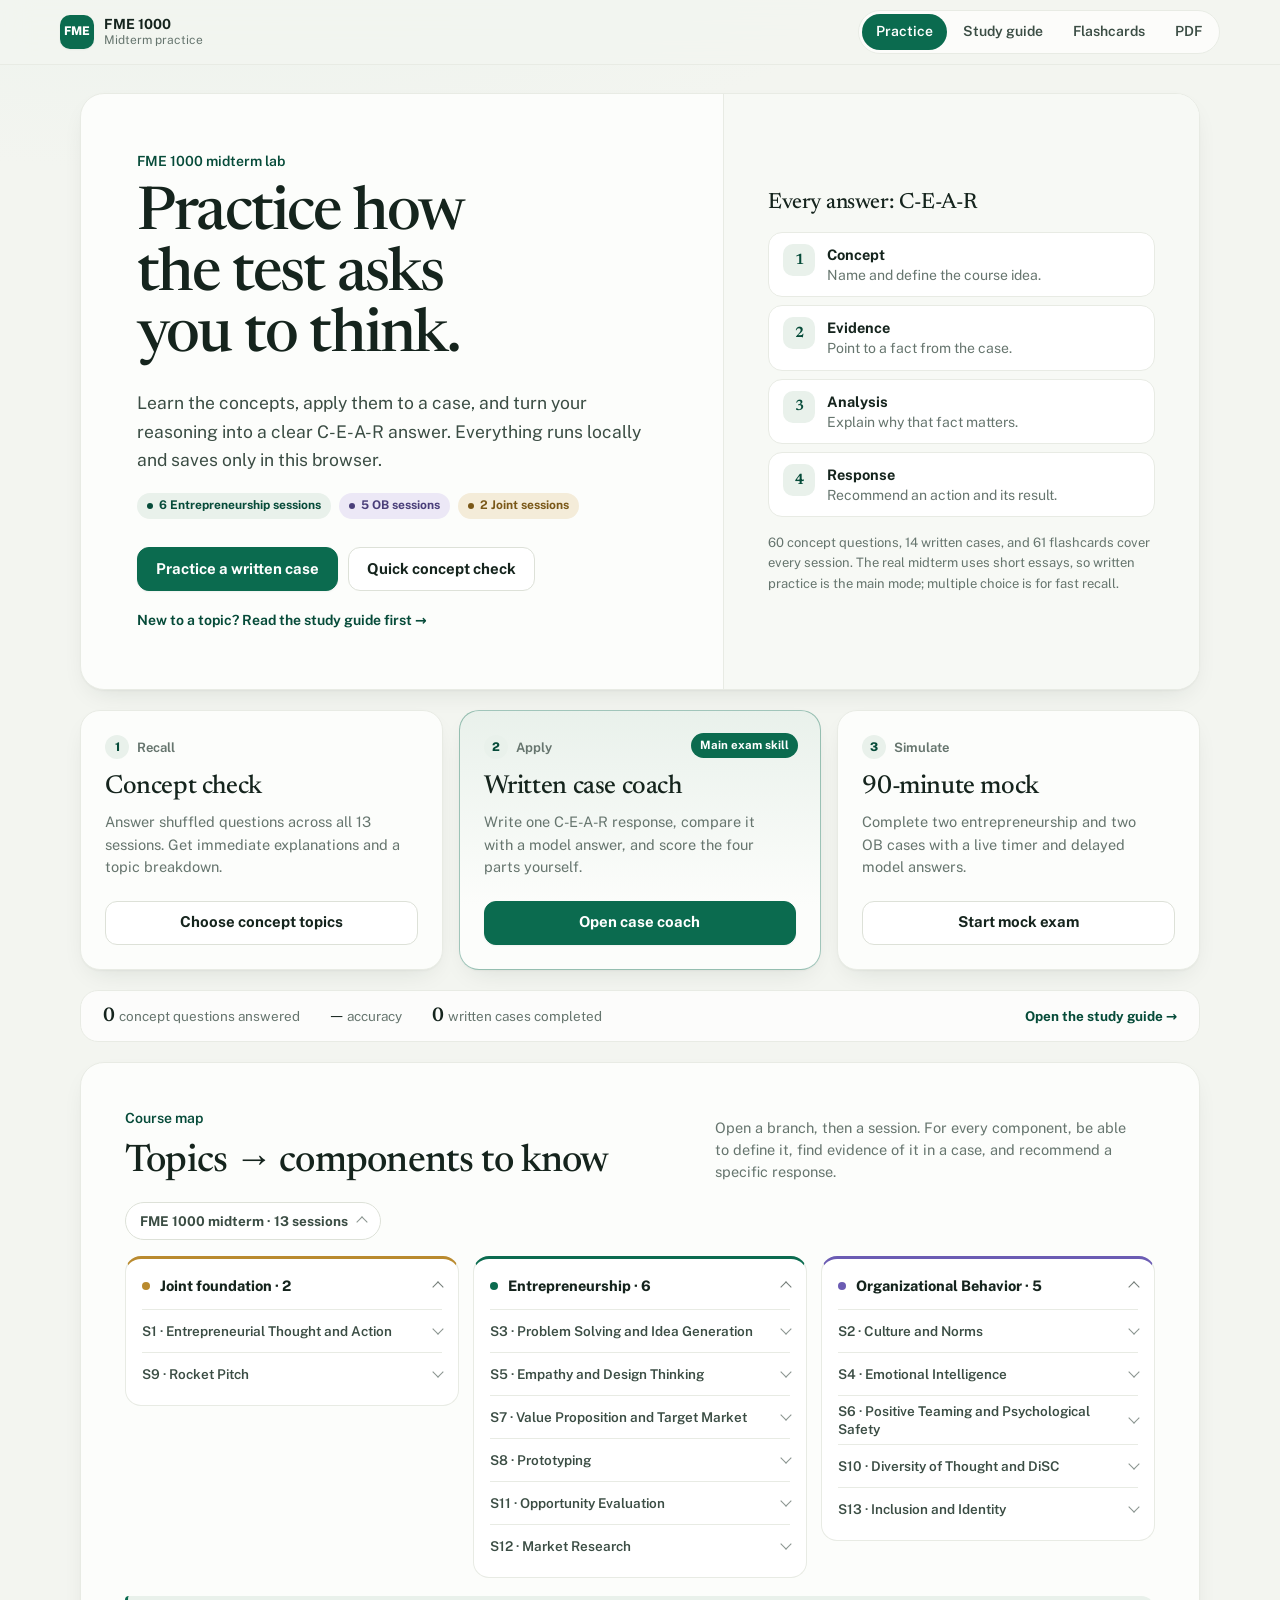
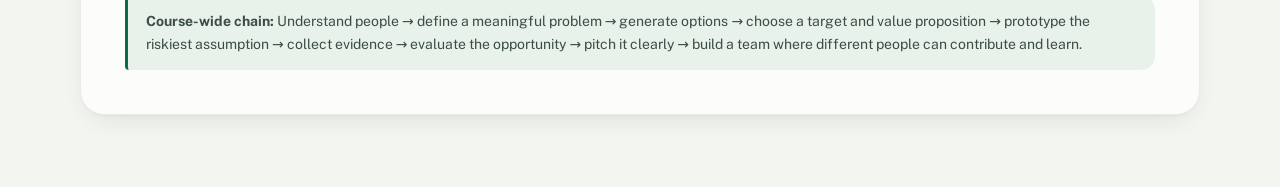
<file: index.html>
<!doctype html>
<html lang="en">
<head>
  <meta charset="utf-8">
  <meta name="viewport" content="width=device-width, initial-scale=1">
  <title>FME 1000 Midterm Lab</title>
  <meta name="description" content="FME 1000 midterm practice: concept checks, written C-E-A-R case coaching, and a timed 90-minute mock exam.">
  <link rel="preconnect" href="https://fonts.googleapis.com">
  <link rel="preconnect" href="https://fonts.gstatic.com" crossorigin>
  <link rel="stylesheet" href="https://fonts.googleapis.com/css2?family=Newsreader:opsz,wght@6..72,400;6..72,500;6..72,600&family=Public+Sans:wght@400;500;600;700;800&display=swap">
  <link rel="stylesheet" href="./site.css">
  <style>
    /* Practice lab. The answer box is a bluebook page (ruled lines, red margin) because the exam is handwritten short essays.
       Shared tokens, top bar, buttons, and motion come from site.css. */
    .shell { width: min(1120px, calc(100% - 40px)); margin: 0 auto; padding: 28px 0 72px; }
    .panel { overflow: clip; background: var(--card); border: 1px solid var(--line-soft); border-radius: 24px; box-shadow: var(--shadow); }
    .eyebrow { margin: 0 0 12px; color: var(--green-ink); font-size: 14px; font-weight: 600; }
    details > summary { list-style: none; cursor: pointer; }
    details > summary::-webkit-details-marker { display: none; }

    /* Home */
    .home-screen { display: grid; gap: 20px; }
    .home-screen > * { animation: rise .7s var(--ease) both; }
    .home-screen > :nth-child(2) { animation-delay: .08s; }
    .home-screen > :nth-child(3) { animation-delay: .14s; }
    .home-screen > :nth-child(n+4) { animation-delay: .2s; }
    .hero { display: grid; grid-template-columns: minmax(0, 1.35fr) minmax(0, 1fr); }
    .hero-copy { padding: clamp(30px, 5vw, 56px); }
    h1 { max-width: 14ch; margin: 0; font: 500 clamp(38px, 5.2vw, 60px)/1.02 var(--serif); letter-spacing: -.03em; }
    .lede { max-width: 52ch; margin: 20px 0 0; color: var(--ink-soft); font-size: 17.5px; line-height: 1.65; }
    .hero-meta { display: flex; flex-wrap: wrap; gap: 8px; margin: 18px 0 28px; }
    .actions { display: flex; flex-wrap: wrap; gap: 10px; align-items: center; }
    .text-link { display: inline-flex; margin-top: 18px; color: var(--green-ink); font-size: 14px; font-weight: 650; text-decoration: none; }
    .text-link:hover { text-decoration: underline; }
    .hero-side { display: flex; flex-direction: column; justify-content: center; padding: clamp(26px, 4vw, 44px); background: var(--surface-alt); border-left: 1px solid var(--line-soft); }
    .cear h2 { margin: 0 0 16px; font: 500 22px/1.2 var(--serif); letter-spacing: -.01em; }
    .cear ol { display: grid; gap: 8px; margin: 0; padding: 0; list-style: none; counter-reset: cear; }
    .cear li {
      display: grid; grid-template-columns: 32px 1fr; gap: 0 12px; align-items: start; padding: 11px 14px;
      border: 1px solid var(--line-soft); border-radius: 14px; background: var(--surface); color: var(--muted); font-size: 14px; line-height: 1.45;
      counter-increment: cear; transition: transform .2s var(--ease), border-color .2s var(--ease);
    }
    .cear li:hover { transform: translateX(3px); border-color: var(--tint-strong); }
    .cear li::before { content: counter(cear); grid-row: span 2; display: grid; place-items: center; width: 32px; height: 32px; border-radius: 10px; background: var(--tint); color: var(--green-ink); font: 600 15px var(--serif); }
    .cear li b { color: var(--ink); font-size: 14.5px; }
    .side-note { margin: 16px 0 0; color: var(--muted); font-size: 13px; line-height: 1.55; }

    .mode-grid { display: grid; grid-template-columns: repeat(3, minmax(0, 1fr)); gap: 16px; }
    .mode-card {
      position: relative; display: flex; flex-direction: column; padding: 24px; border: 1px solid var(--line-soft); border-radius: 20px;
      background: var(--card); box-shadow: var(--shadow); transition: transform .25s var(--ease), box-shadow .25s var(--ease);
    }
    .mode-card:hover { transform: translateY(-3px); box-shadow: var(--shadow-lg); }
    .mode-number { display: inline-flex; align-items: center; gap: 8px; color: var(--muted); font-size: 13px; font-weight: 650; }
    .mode-number::before { content: attr(data-step); display: grid; place-items: center; width: 24px; height: 24px; border-radius: 50%; background: var(--tint); color: var(--green-ink); font-size: 12px; font-weight: 800; }
    .mode-card h2 { margin: 14px 0 8px; font: 500 26px/1.15 var(--serif); letter-spacing: -.015em; }
    .mode-card p { margin: 0 0 22px; color: var(--muted); font-size: 14.5px; line-height: 1.55; }
    .mode-card .primary, .mode-card .secondary { width: 100%; margin-top: auto; }
    .mode-card.featured { border-color: color-mix(in srgb, var(--green) 38%, transparent); background: linear-gradient(180deg, var(--tint), var(--card) 75%); }
    .badge { position: absolute; top: 22px; right: 22px; padding: 3px 9px; border-radius: 999px; background: var(--green); color: var(--on-green); font-size: 11.5px; font-weight: 700; }

    .stats-strip { display: flex; flex-wrap: wrap; align-items: center; gap: 10px 30px; padding: 14px 22px; border: 1px solid var(--line-soft); border-radius: 18px; background: var(--glass); color: var(--muted); font-size: 13.5px; }
    .stats-strip strong { margin-right: 4px; color: var(--ink); font: 600 20px var(--serif); font-variant-numeric: tabular-nums; }
    .stats-strip a { margin-left: auto; font-weight: 700; text-decoration: none; }
    .stats-strip a:hover { text-decoration: underline; }

    .topic-tree { padding: clamp(26px, 4.5vw, 44px); }
    .tree-head { display: flex; justify-content: space-between; align-items: end; gap: 20px; margin-bottom: 18px; }
    .tree-head h2 { margin: 0; font: 500 clamp(28px, 3.4vw, 38px)/1.1 var(--serif); letter-spacing: -.02em; }
    .tree-head > p { max-width: 440px; margin: 0; color: var(--muted); font-size: 14.5px; line-height: 1.55; }
    .tree-root > summary { display: inline-flex; align-items: center; gap: 10px; min-height: 38px; padding: 0 14px; border: 1px solid var(--line); border-radius: 999px; background: var(--surface); color: var(--ink-soft); font-size: 13.5px; font-weight: 700; }
    .tree-root > summary::after, .tree-branch > summary::after, .tree-session > summary::after {
      content: ""; flex: none; width: 7px; height: 7px; margin-left: auto; border-right: 1.8px solid currentColor; border-bottom: 1.8px solid currentColor;
      transform: translateY(-2px) rotate(45deg); transition: transform .25s var(--ease); opacity: .6;
    }
    .tree-root[open] > summary::after, .tree-branch[open] > summary::after, .tree-session[open] > summary::after { transform: translateY(1px) rotate(-135deg); }
    .tree-branches { display: grid; grid-template-columns: repeat(3, minmax(0, 1fr)); gap: 14px; align-items: start; margin-top: 16px; }
    .tree-branch { --accent: var(--ent); padding: 4px 16px 10px; border: 1px solid var(--line-soft); border-top: 3px solid var(--accent); border-radius: 16px; background: var(--surface); }
    .tree-branch.joint { --accent: var(--joint); }
    .tree-branch.ob { --accent: var(--ob); }
    .tree-branch > summary { display: flex; align-items: center; gap: 10px; min-height: 46px; color: var(--ink); font-size: 14.5px; font-weight: 750; }
    .tree-branch > summary::before { content: ""; width: 8px; height: 8px; border-radius: 50%; background: var(--accent); }
    .tree-session { border-top: 1px solid var(--line-soft); }
    .tree-session > summary { display: flex; align-items: center; gap: 10px; min-height: 42px; padding: 6px 0; color: var(--ink-soft); font-size: 13.5px; font-weight: 600; line-height: 1.35; transition: color .2s var(--ease); }
    .tree-session > summary:hover, .tree-session[open] > summary { color: var(--ink); }
    .tree-session ul { margin: 0 0 12px; padding-left: 18px; color: var(--muted); font-size: 13px; line-height: 1.55; }
    .tree-session li + li { margin-top: 4px; }
    .tree-session li::marker { color: var(--accent); }
    .course-chain { margin: 18px 0 0; padding: 14px 18px; border-left: 3px solid var(--green); border-radius: 4px 14px 14px 4px; background: var(--tint); color: var(--ink-soft); font-size: 14px; line-height: 1.65; }

    /* Concept check */
    .quiz, .results, .practice-page { display: none; }
    .quiz.active, .results.active, .practice-page.active { display: block; animation: rise .45s var(--ease); }
    .quiz-head, .page-head {
      position: sticky; top: var(--topbar); z-index: 5;
      background: color-mix(in srgb, var(--card) 90%, transparent); backdrop-filter: blur(10px); -webkit-backdrop-filter: blur(10px);
      border-bottom: 1px solid var(--line-soft);
    }
    .quiz-head { padding: 16px 28px 14px; }
    .meta { display: flex; align-items: center; justify-content: space-between; gap: 16px; font-variant-numeric: tabular-nums; }
    .meta strong { font-size: 14px; }
    .meta span { color: var(--muted); font-size: 13px; }
    .progress { height: 6px; margin-top: 10px; overflow: hidden; border-radius: 999px; background: var(--track); }
    .progress div { height: 100%; width: 0; border-radius: inherit; background: var(--green); transition: width .45s var(--ease); }
    .question-wrap { padding: clamp(24px, 4vw, 44px) clamp(22px, 4.5vw, 52px); }
    .question-wrap.enter { animation: rise .35s var(--ease); }
    .question-tags { display: flex; flex-wrap: wrap; gap: 8px; margin-bottom: 16px; }
    .question { max-width: 46ch; margin: 0 0 24px; font: 500 clamp(22px, 2.6vw, 30px)/1.25 var(--serif); letter-spacing: -.012em; }
    .choices { display: grid; gap: 10px; }
    .choice {
      display: grid; grid-template-columns: 30px 1fr; align-items: center; gap: 14px; width: 100%; padding: 12px 16px;
      border: 1px solid var(--line); border-radius: 14px; background: var(--surface); color: var(--ink); text-align: left; font-size: 15.5px; line-height: 1.45;
      transition: border-color .2s var(--ease), background-color .2s var(--ease), transform .15s var(--ease), box-shadow .2s var(--ease);
    }
    .choice:hover:not(:disabled) { border-color: var(--green); box-shadow: var(--shadow-sm); transform: translateY(-1px); }
    .choice:active:not(:disabled) { transform: scale(.99); }
    .choice .letter { display: grid; place-items: center; width: 30px; height: 30px; border-radius: 9px; background: var(--track); font-size: 13.5px; font-weight: 750; transition: background-color .2s var(--ease), color .2s var(--ease); }
    .choice.selected { border-color: var(--green); background: var(--tint); box-shadow: 0 0 0 3px color-mix(in srgb, var(--green) 14%, transparent); }
    .choice.selected .letter, .choice.correct .letter { background: var(--green); color: var(--on-green); }
    .choice.correct { border-color: var(--green); background: var(--right-bg); animation: pop .4s var(--ease); }
    .choice.wrong { border-color: var(--red); background: var(--wrong-bg); animation: shake .4s var(--ease); }
    .choice.wrong .letter { background: var(--red); color: #ffffff; }
    .choice:disabled { cursor: default; }
    .explanation { display: none; margin-top: 18px; padding: 16px 18px; border-left: 3px solid var(--green); border-radius: 4px 14px 14px 4px; background: var(--tint); color: var(--ink-soft); line-height: 1.6; }
    .explanation.show { display: block; animation: rise .35s var(--ease); }
    .explanation.miss { border-left-color: var(--red); background: var(--wrong-bg); }
    .explanation strong { color: var(--ink); }
    .guide-link { display: inline-block; margin-top: 8px; color: var(--green-ink); font-size: 13.5px; font-weight: 700; }
    .quiz-actions { display: flex; justify-content: space-between; gap: 12px; margin-top: 22px; }

    .results { padding: clamp(30px, 5vw, 60px); }
    @property --score { syntax: '<angle>'; inherits: false; initial-value: 0deg; }
    .score-ring {
      position: relative; display: grid; place-items: center; width: 140px; height: 140px; margin-bottom: 24px; border-radius: 50%;
      background: conic-gradient(var(--green) var(--score), var(--track) 0); transition: --score 1.1s var(--ease);
    }
    .score-ring::after { content: ""; position: absolute; inset: 10px; border-radius: 50%; background: var(--card); }
    .score-ring div { z-index: 1; text-align: center; }
    .score-ring strong { display: block; font: 600 34px var(--serif); font-variant-numeric: tabular-nums; }
    .score-ring span { color: var(--muted); font-size: 12px; font-weight: 700; }
    .results h2 { margin: 0; font: 500 clamp(34px, 4.6vw, 52px)/1.05 var(--serif); letter-spacing: -.02em; }
    .results > p { max-width: 62ch; color: var(--muted); font-size: 16.5px; line-height: 1.6; }
    .breakdown { display: grid; grid-template-columns: repeat(3, 1fr); gap: 12px; margin: 24px 0; }
    .stat { padding: 16px 18px; border: 1px solid var(--line-soft); border-radius: 14px; background: var(--surface); }
    .stat span { display: block; color: var(--muted); font-size: 13px; font-weight: 600; }
    .stat strong { display: block; margin-top: 4px; font: 600 26px var(--serif); font-variant-numeric: tabular-nums; }
    #review-section h3 { margin: 28px 0 0; font: 500 22px var(--serif); }
    .review { display: grid; gap: 10px; margin: 16px 0 28px; }
    .review-item { padding: 16px 18px; border: 1px solid var(--line-soft); border-left: 3px solid var(--red); border-radius: 4px 14px 14px 4px; background: var(--surface); }
    .review-item small { color: var(--red); font-size: 12.5px; font-weight: 700; }
    .review-item h3 { margin: 6px 0 8px; font-size: 15.5px; line-height: 1.4; }
    .review-item p { margin: 0; color: var(--muted); font-size: 14px; line-height: 1.55; }

    /* Setup dialog */
    dialog { width: min(520px, calc(100% - 32px)); padding: 0; border: 0; border-radius: 22px; background: var(--card); color: var(--ink); box-shadow: var(--shadow-lg); }
    dialog[open] { animation: rise .3s var(--ease); }
    dialog::backdrop { background: rgba(10, 28, 22, .42); backdrop-filter: blur(4px); }
    .modal-body { padding: 30px; }
    .modal-body h2 { margin: 0 0 8px; font: 500 30px/1.15 var(--serif); letter-spacing: -.015em; }
    .modal-body > p { margin: 0; color: var(--muted); line-height: 1.55; }
    .settings { display: grid; gap: 10px; margin: 22px 0; }
    .setting { display: flex; align-items: center; justify-content: space-between; gap: 16px; padding: 12px 16px; border: 1px solid var(--line); border-radius: 14px; transition: border-color .2s var(--ease), background-color .2s var(--ease); }
    .setting:has(input:checked) { border-color: var(--green); background: var(--tint); }
    .setting label { font-weight: 700; cursor: pointer; }
    .setting span { color: var(--muted); font-size: 13px; }
    .setting input { width: 20px; height: 20px; accent-color: var(--green); cursor: pointer; }
    .modal-actions { display: flex; justify-content: flex-end; gap: 10px; }

    /* Written coach and mock */
    .page-head { display: flex; align-items: center; justify-content: space-between; gap: 16px; padding: 14px 24px; }
    .page-title { margin: 2px 0 0; font: 500 22px/1.2 var(--serif); }
    .page-kicker { margin: 0; color: var(--muted); font-size: 13px; font-weight: 600; }
    .head-actions { display: flex; align-items: center; gap: 10px; }
    /* The case stays pinned beside the answer; the column tint and divider are painted on the grid so they run full height. */
    .workspace {
      display: grid; grid-template-columns: minmax(0, .92fr) minmax(0, 1.08fr); min-height: 600px;
      background: linear-gradient(90deg, var(--surface-alt) calc(46% - 1px), var(--line-soft) calc(46% - 1px) 46%, transparent 46%);
    }
    .case-pane, .answer-pane { padding: clamp(24px, 4vw, 44px); }
    .case-pane { position: sticky; top: calc(var(--topbar) + 72px); align-self: start; }
    .case-title { margin: 16px 0 12px; font: 500 clamp(24px, 2.8vw, 32px)/1.2 var(--serif); letter-spacing: -.015em; }
    .case-copy { max-width: 60ch; color: var(--ink-soft); line-height: 1.72; }
    .tip-box { margin-top: 24px; padding: 14px 16px; border-radius: 14px; background: var(--tint); color: var(--ink-soft); font-size: 13.5px; line-height: 1.55; }
    .tip-box strong, .tip-box b { color: var(--green-ink); }
    .answer-pane label { display: block; margin-bottom: 10px; font-weight: 700; }
    textarea {
      width: 100%; min-height: 330px; resize: vertical; padding: 12px 18px 0 56px;
      border: 1px solid var(--line); border-radius: 8px; outline: none; color: var(--ink); font: 16px/32px var(--sans);
      background-color: var(--surface);
      background-image:
        linear-gradient(90deg, transparent 40px, var(--margin) 40px, var(--margin) 41px, transparent 41px),
        repeating-linear-gradient(180deg, transparent 0 31px, var(--rule) 31px 32px);
      background-position: 0 0, 0 12px; background-attachment: local;
      transition: border-color .2s var(--ease), box-shadow .2s var(--ease);
    }
    textarea::placeholder { color: var(--muted); opacity: .8; }
    textarea:focus, textarea:focus-visible { outline: none; border-color: var(--green); box-shadow: 0 0 0 4px color-mix(in srgb, var(--green) 16%, transparent); }
    .answer-meta { display: flex; justify-content: space-between; gap: 14px; margin-top: 8px; color: var(--muted); font-size: 12.5px; font-variant-numeric: tabular-nums; }
    .answer-actions { display: flex; justify-content: flex-end; flex-wrap: wrap; gap: 10px; margin-top: 18px; }
    .coach { display: none; margin-top: 24px; padding-top: 24px; border-top: 1px solid var(--line-soft); }
    .coach.show { display: block; animation: rise .4s var(--ease); }
    .coach h3 { margin: 0 0 14px; font: 500 22px var(--serif); }
    .checklist { display: grid; grid-template-columns: repeat(2, 1fr); gap: 8px; margin-bottom: 16px; }
    .check-item { padding: 12px; border: 1px solid var(--line-soft); border-radius: 12px; background: var(--surface); font-size: 13.5px; line-height: 1.45; }
    .check-item b { margin-right: 6px; color: var(--green-ink); font: 600 16px var(--serif); }
    .model-answer { padding: 16px 18px; border-radius: 14px; background: var(--tint); color: var(--ink-soft); line-height: 1.68; }
    .model-answer strong { color: var(--green-ink); }
    .self-rate { display: flex; align-items: center; flex-wrap: wrap; gap: 8px; margin-top: 16px; }
    .self-rate > span { margin-right: 4px; color: var(--muted); font-size: 13.5px; font-weight: 650; }
    .rate-button { width: 40px; height: 40px; border: 1px solid var(--line); border-radius: 11px; background: var(--surface); color: var(--ink); font-weight: 750; transition: background-color .2s var(--ease), border-color .2s var(--ease), color .2s var(--ease), transform .15s var(--ease); }
    .rate-button:hover { border-color: var(--green); color: var(--green-ink); }
    .rate-button:active { transform: scale(.94); }
    .rate-button.active { border-color: var(--green); background: var(--green); color: var(--on-green); animation: pop .3s var(--ease); }

    .mock-body { padding: clamp(24px, 5vw, 52px); }
    .mock-intro { margin-bottom: 24px; }
    .mock-intro h2 { margin: 0 0 8px; font: 500 clamp(26px, 3.6vw, 38px)/1.1 var(--serif); letter-spacing: -.015em; }
    .mock-intro p { max-width: 66ch; margin: 0; color: var(--muted); line-height: 1.6; }
    .timer { display: inline-flex; align-items: baseline; gap: 8px; padding: 8px 14px; border-radius: 12px; background: var(--ink); color: var(--bg); transition: background-color .4s var(--ease); }
    .timer span { font-size: 12px; font-weight: 600; opacity: .7; }
    .timer strong { font: 700 19px var(--sans); font-variant-numeric: tabular-nums; }
    .timer.low { background: var(--red); color: #ffffff; }
    .mock-list { display: grid; gap: 16px; }
    .mock-card { padding: 22px; border: 1px solid var(--line-soft); border-radius: 18px; background: var(--surface); }
    .mock-card h3 { margin: 12px 0 14px; font: 500 21px/1.35 var(--serif); }
    .mock-card label { display: block; margin-bottom: 8px; font-size: 13.5px; font-weight: 700; }
    .mock-card textarea { min-height: 220px; }
    .mock-footer { display: flex; justify-content: space-between; align-items: center; gap: 16px; margin-top: 22px; }
    .save-status { color: var(--muted); font-size: 13px; }
    .mock-review { display: none; margin-top: 30px; padding-top: 28px; border-top: 1px solid var(--line-soft); }
    .mock-review.show { display: block; animation: rise .4s var(--ease); }
    .mock-review h2 { margin: 0 0 6px; font: 500 30px var(--serif); }
    .mock-review > p { margin: 0; color: var(--muted); }
    .mock-review .actions { margin-top: 22px; }
    .review-answer { margin-top: 14px; padding: 18px 20px; border-left: 3px solid var(--green); border-radius: 4px 14px 14px 4px; background: var(--tint); line-height: 1.65; }
    .review-answer h3 { margin: 0 0 8px; font-size: 15px; }
    .review-answer p { margin: 0; color: var(--ink-soft); }

    @media (max-width: 860px) {
      .hero { grid-template-columns: 1fr; }
      .hero-side { border-left: 0; border-top: 1px solid var(--line-soft); }
      .mode-grid, .workspace, .tree-branches { grid-template-columns: 1fr; }
      .breakdown { grid-template-columns: 1fr; }
      .workspace { background: none; }
      .case-pane { position: static; background: var(--surface-alt); border-bottom: 1px solid var(--line-soft); }
      .checklist { grid-template-columns: 1fr; }
      .tree-head { flex-direction: column; align-items: flex-start; }
      .stats-strip a { width: 100%; margin-left: 0; }
    }
    @media (max-width: 560px) {
      .shell { width: calc(100% - 24px); padding-top: 16px; }
      .topbar .nav { overflow-x: auto; max-width: 100%; }
      .quiz-head { padding: 12px 18px; }
      .page-head { padding: 12px 16px; flex-wrap: wrap; }
      .quiz-actions .primary, .quiz-actions .secondary { flex: 1; }
    }
  </style>
</head>
<body>
  <header class="topbar">
    <div class="topbar-inner">
      <a class="brand" href="./index.html"><span class="mark">FME</span><span><strong>FME 1000</strong><span class="sub">Midterm practice</span></span></a>
      <nav class="nav" aria-label="Site">
        <a href="./index.html" aria-current="page">Practice</a>
        <a href="./guide.html">Study guide</a>
        <a href="./guide.html#flashcards">Flashcards</a>
        <a href="./FME1000_Midterm_Master_Study_Guide.pdf" target="_blank" rel="noopener">PDF</a>
      </nav>
    </div>
  </header>
  <main class="shell">
    <div class="home-screen" id="home-screen">
    <section class="panel hero" id="welcome">
      <div class="hero-copy">
        <p class="eyebrow">FME 1000 midterm lab</p>
        <h1>Practice how the test asks you to think.</h1>
        <p class="lede">Learn the concepts, apply them to a case, and turn your reasoning into a clear C-E-A-R answer. Everything runs locally and saves only in this browser.</p>
        <div class="hero-meta"><span class="tag">6 Entrepreneurship sessions</span><span class="tag ob">5 OB sessions</span><span class="tag joint">2 Joint sessions</span></div>
        <div class="actions">
          <button class="primary" id="written-start">Practice a written case</button>
          <button class="secondary" id="quick-start">Quick concept check</button>
        </div>
        <a class="text-link" href="./guide.html">New to a topic? Read the study guide first →</a>
      </div>
      <aside class="hero-side">
        <div class="cear">
          <h2>Every answer: C-E-A-R</h2>
          <ol>
            <li><b>Concept</b> Name and define the course idea.</li>
            <li><b>Evidence</b> Point to a fact from the case.</li>
            <li><b>Analysis</b> Explain why that fact matters.</li>
            <li><b>Response</b> Recommend an action and its result.</li>
          </ol>
        </div>
        <p class="side-note">60 concept questions, 14 written cases, and 61 flashcards cover every session. The real midterm uses short essays, so written practice is the main mode; multiple choice is for fast recall.</p>
      </aside>
    </section>

    <section class="mode-grid" aria-label="Practice modes">
      <article class="mode-card">
        <span class="mode-number" data-step="1">Recall</span>
        <h2>Concept check</h2>
        <p>Answer shuffled questions across all 13 sessions. Get immediate explanations and a topic breakdown.</p>
        <button class="secondary" id="open-test">Choose concept topics</button>
      </article>
      <article class="mode-card featured">
        <span class="badge">Main exam skill</span>
        <span class="mode-number" data-step="2">Apply</span>
        <h2>Written case coach</h2>
        <p>Write one C-E-A-R response, compare it with a model answer, and score the four parts yourself.</p>
        <button class="primary" id="written-card-start">Open case coach</button>
      </article>
      <article class="mode-card">
        <span class="mode-number" data-step="3">Simulate</span>
        <h2>90-minute mock</h2>
        <p>Complete two entrepreneurship and two OB cases with a live timer and delayed model answers.</p>
        <button class="secondary" id="mock-start">Start mock exam</button>
      </article>
    </section>

    <div class="stats-strip">
      <span><strong id="stat-questions">0</strong>concept questions answered</span>
      <span><strong id="stat-accuracy">—</strong>accuracy</span>
      <span><strong id="stat-cases">0</strong>written cases completed</span>
      <a href="./guide.html">Open the study guide →</a>
    </div>

    <section class="panel topic-tree" aria-labelledby="tree-title">
      <div class="tree-head">
        <div><p class="eyebrow">Course map</p><h2 id="tree-title">Topics → components to know</h2></div>
        <p>Open a branch, then a session. For every component, be able to define it, find evidence of it in a case, and recommend a specific response.</p>
      </div>
      <details class="tree-root" open>
        <summary>FME 1000 midterm · 13 sessions</summary>
        <div class="tree-branches">
          <details class="tree-branch joint" open>
            <summary>Joint foundation · 2</summary>
            <details class="tree-session"><summary>S1 · Entrepreneurial Thought and Action</summary><ul><li>Prediction logic for a knowable future</li><li>Creation logic under uncertainty</li><li>Means at hand and affordable loss</li><li>Act → learn → adjust</li></ul></details>
            <details class="tree-session"><summary>S9 · Rocket Pitch</summary><ul><li>Customer → problem → solution</li><li>Benefit, difference, and reason to believe</li><li>Concise delivery and clear team handoffs</li><li>Apply feedback to the argument</li></ul></details>
          </details>
          <details class="tree-branch ent" open>
            <summary>Entrepreneurship · 6</summary>
            <details class="tree-session"><summary>S3 · Problem Solving and Idea Generation</summary><ul><li>Idea versus opportunity</li><li>Customer problem and current workaround</li><li>“How might we?” framing</li><li>Diverge before converging</li><li>Brainstorming rules and human judgment of AI output</li></ul></details>
            <details class="tree-session"><summary>S5 · Empathy and Design Thinking</summary><ul><li>Empathy and observation</li><li>Neutral discovery interviews about past behavior</li><li>Needs, frustrations, actions, and workarounds</li><li>Empathize → define → ideate → prototype → test</li></ul></details>
            <details class="tree-session"><summary>S7 · Value Proposition and Target Market</summary><ul><li>Customer, consumer, payer, and decision-maker</li><li>Segments, first target market, and evidence-based persona</li><li>Resonate, differentiate, and substantiate</li><li>Create, deliver, and capture value</li></ul></details>
            <details class="tree-session"><summary>S8 · Prototyping</summary><ul><li>Riskiest assumption</li><li>Smallest credible learning test</li><li>Observable customer behavior</li><li>Feedback, iteration, and MVP</li></ul></details>
            <details class="tree-session"><summary>S11 · Opportunity Evaluation</summary><ul><li>Desirability: do customers care and act?</li><li>Feasibility: can the team deliver?</li><li>Viability: can the model sustain itself?</li><li>Alternatives, resources, risks, and impact</li></ul></details>
            <details class="tree-session"><summary>S12 · Market Research</summary><ul><li>Primary versus secondary research</li><li>Qualitative versus quantitative evidence</li><li>Methods, sampling, and unbiased questions</li><li>Patterns, interpretation, and disconfirming evidence</li><li>Product, price, place, promotion, and revenue</li></ul></details>
          </details>
          <details class="tree-branch ob" open>
            <summary>Organizational Behavior · 5</summary>
            <details class="tree-session"><summary>S2 · Culture and Norms</summary><ul><li>Shared values, assumptions, and behavior</li><li>Formal rules versus informal norms</li><li>Visible artifacts versus invisible beliefs</li><li>Team charters and consistent reinforcement</li></ul></details>
            <details class="tree-session"><summary>S4 · Emotional Intelligence</summary><ul><li>Self-awareness and self-management</li><li>Social awareness and relationship management</li><li>Triggers: respond instead of react</li><li>Trust: authenticity + logic + empathy</li></ul></details>
            <details class="tree-session"><summary>S6 · Positive Teaming and Psychological Safety</summary><ul><li>Performance, learning, and well-being</li><li>Safety for questions, dissent, and mistakes</li><li>Constructive conflict and productive failure</li><li>Process gains and losses</li><li>Team design, launch, and process management</li></ul></details>
            <details class="tree-session"><summary>S10 · Diversity of Thought and DiSC</summary><ul><li>D: results and speed</li><li>I: energy and persuasion</li><li>S: patience and support</li><li>C: evidence and quality</li><li>Flex communication; do not stereotype</li></ul></details>
            <details class="tree-session"><summary>S13 · Inclusion and Identity</summary><ul><li>Personal and social identity</li><li>Visible and invisible differences</li><li>Diversity, inclusion, and belonging</li><li>Bias, assumptions, and faultlines</li><li>Inclusive airtime, roles, and decisions</li></ul></details>
          </details>
        </div>
      </details>
      <p class="course-chain"><strong>Course-wide chain:</strong> Understand people → define a meaningful problem → generate options → choose a target and value proposition → prototype the riskiest assumption → collect evidence → evaluate the opportunity → pitch it clearly → build a team where different people can contribute and learn.</p>
    </section>
    </div>

    <section class="panel quiz" id="quiz" aria-live="polite">
      <div class="quiz-head">
        <div class="meta"><strong id="progress-label">Question 1 of 20</strong><span id="score-label">0 correct</span></div>
        <div class="progress"><div id="progress-bar"></div></div>
      </div>
      <div class="question-wrap">
        <div class="question-tags"><span class="tag" id="category-tag"></span><span class="tag session" id="session-tag"></span></div>
        <h2 class="question" id="question-text"></h2>
        <div class="choices" id="choices"></div>
        <div class="explanation" id="explanation"></div>
        <div class="quiz-actions">
          <button class="secondary" id="exit-test">Exit test</button>
          <button class="primary" id="next-question" disabled>Check answer</button>
        </div>
      </div>
    </section>

    <section class="panel results" id="results">
      <div class="score-ring" id="score-ring"><div><strong id="final-score">0%</strong><span>FINAL SCORE</span></div></div>
      <h2 id="result-title">Test complete.</h2>
      <p id="result-copy"></p>
      <div class="breakdown" id="breakdown"></div>
      <div id="review-section">
        <h3>Questions to revisit</h3>
        <div class="review" id="review"></div>
      </div>
      <div class="actions">
        <button class="primary" id="retry">Try another version</button>
        <button class="secondary" id="home">Back to start</button>
      </div>
    </section>

    <section class="panel practice-page" id="written-page" aria-live="polite">
      <div class="page-head">
        <div><p class="page-kicker">Written case coach</p><h2 class="page-title" id="written-position">Case 1</h2></div>
        <button class="secondary" id="exit-written">Back home</button>
      </div>
      <div class="workspace">
        <article class="case-pane">
          <div class="question-tags"><span class="tag" id="written-category"></span><span class="tag session" id="written-session"></span></div>
          <h2 class="case-title" id="written-title"></h2>
          <p class="case-copy" id="written-prompt"></p>
          <div class="tip-box"><strong>C-E-A-R:</strong> Name the <b>Concept</b>, cite case <b>Evidence</b>, explain your <b>Analysis</b>, then give a concrete <b>Response and result</b>.</div>
        </article>
        <article class="answer-pane">
          <label for="written-answer">Your answer</label>
          <textarea id="written-answer" placeholder="Write one focused paragraph. Use exact course language and connect every claim to the case."></textarea>
          <div class="answer-meta"><span id="written-words">0 words</span><span id="written-save">Draft saves automatically</span></div>
          <div class="answer-actions">
            <button class="secondary" id="new-written">Try another case</button>
            <button class="primary" id="reveal-written">Compare answer</button>
          </div>
          <div class="coach" id="written-coach">
            <h3>Check the structure</h3>
            <div class="checklist" id="written-checklist"></div>
            <div class="model-answer" id="written-model"></div>
            <div class="self-rate">
              <span>How many C-E-A-R parts did you include?</span>
              <button class="rate-button" data-rate="0">0</button><button class="rate-button" data-rate="1">1</button><button class="rate-button" data-rate="2">2</button><button class="rate-button" data-rate="3">3</button><button class="rate-button" data-rate="4">4</button>
            </div>
          </div>
        </article>
      </div>
    </section>

    <section class="panel practice-page" id="mock-page">
      <div class="page-head">
        <div><p class="page-kicker">Exam simulation</p><h2 class="page-title">Four short essays</h2></div>
        <div class="head-actions">
          <div class="timer" aria-live="polite"><span>Time left</span><strong id="timer-display">90:00</strong></div>
          <button class="secondary" id="exit-mock">Save and exit</button>
        </div>
      </div>
      <div class="mock-body">
        <div class="mock-intro">
          <h2>Build the answer from the facts.</h2><p>You have 90 minutes. Use C-E-A-R, answer every part of each prompt, and spend more space applying concepts than defining them. Model answers stay hidden until you submit.</p>
        </div>
        <div class="mock-list" id="mock-list"></div>
        <div class="mock-footer"><span class="save-status" id="mock-save">Answers save automatically in this browser.</span><button class="primary" id="submit-mock">Finish and review</button></div>
        <div class="mock-review" id="mock-review"><h2>Review your reasoning</h2><p>Compare the logic and evidence, not the exact wording.</p><div id="mock-models"></div><div class="actions"><button class="primary" id="new-mock">Start a new mock</button><button class="secondary" id="mock-home">Back home</button></div></div>
      </div>
    </section>
  </main>

  <div class="toast" id="toast" role="status"></div>

  <dialog id="test-modal">
    <form method="dialog" class="modal-body">
      <p class="eyebrow">Set up your test</p>
      <h2>Choose what to practice</h2>
      <p>Select one or more course areas. The full test uses every question in the areas you pick (60 across all sessions). The quick version picks 10 at random.</p>
      <div class="settings">
        <div class="setting"><div><label for="ent">Entrepreneurship</label><br><span>Sessions 3, 5, 7, 8, 11, 12</span></div><input id="ent" type="checkbox" value="ENT" checked></div>
        <div class="setting"><div><label for="ob">Organizational Behavior</label><br><span>Sessions 2, 4, 6, 10, 13</span></div><input id="ob" type="checkbox" value="OB" checked></div>
        <div class="setting"><div><label for="joint">Joint sessions</label><br><span>Sessions 1 and 9</span></div><input id="joint" type="checkbox" value="Joint" checked></div>
      </div>
      <div class="modal-actions">
        <button class="secondary" value="cancel">Cancel</button>
        <button class="primary" id="begin" value="default">Begin test</button>
      </div>
    </form>
  </dialog>

  <script>
    const questions = [
      { category: 'Joint', session: 1, q: 'A team faces an uncertain market and cannot reliably predict demand. Which action best reflects Entrepreneurial Thought and Action?', choices: ['Write a five-year forecast before doing anything', 'Take a small affordable step, learn from it, and adjust', 'Wait until all uncertainty disappears', 'Copy the market leader without testing'], answer: 1, why: 'Creation logic emphasizes acting with available means, limiting downside, learning from results, and adapting under uncertainty.' },
      { category: 'OB', session: 2, q: 'A team has no written lateness policy, but everyone begins arriving ten minutes late. What has formed?', choices: ['A formal rule', 'An informal norm', 'A value proposition', 'A market segment'], answer: 1, why: 'A norm is an informal expectation that develops through repeated group behavior, even when it is never written down.' },
      { category: 'ENT', session: 3, q: 'During brainstorming, which approach is most likely to produce useful ideas?', choices: ['Evaluate every idea immediately', 'Let only the team leader contribute', 'Generate many possibilities before judging them', 'Choose the safest familiar answer first'], answer: 2, why: 'Strong brainstorming separates idea generation from evaluation so criticism does not shut down variety too early.' },
      { category: 'ENT', session: 3, q: 'Which statement describes an opportunity rather than merely an idea?', choices: ['It sounds creative to the founder', 'It addresses a real need and may be feasible and viable', 'It uses the newest technology', 'No competitor has attempted it'], answer: 1, why: 'An opportunity connects a real customer need with a solution that can realistically be delivered and sustained.' },
      { category: 'OB', session: 4, q: 'After receiving criticism, a leader notices they are angry and pauses before responding. Which emotional-intelligence abilities are being used?', choices: ['Social awareness and persuasion', 'Self-awareness and self-management', 'Market awareness and prototyping', 'Conscientiousness and dominance'], answer: 1, why: 'Recognizing the emotion is self-awareness; regulating the response is self-management.' },
      { category: 'ENT', session: 5, q: 'Which discovery-interview question is strongest?', choices: ['Would you buy our amazing product?', 'Do you agree this is a major problem?', 'Tell me about the last time you experienced this problem', 'Would you pay $20 for our solution?'], answer: 2, why: 'Asking for a recent story produces evidence about actual behavior instead of encouraging a hypothetical or leading answer.' },
      { category: 'ENT', session: 5, q: 'What is the main purpose of empathy in design thinking?', choices: ['To convince customers to accept the first solution', 'To understand users’ experiences, needs, and frustrations', 'To calculate the venture’s profit', 'To divide tasks among team members'], answer: 1, why: 'Empathy helps the team understand the problem from the user’s point of view before designing a solution.' },
      { category: 'OB', session: 6, q: 'Which behavior is the clearest sign of psychological safety?', choices: ['Nobody ever disagrees', 'Team members can admit mistakes and ask questions without humiliation', 'The leader makes every decision', 'The team avoids difficult feedback'], answer: 1, why: 'Psychological safety means people believe they can take interpersonal risks such as speaking up, questioning, or admitting an error.' },
      { category: 'OB', session: 6, q: 'A prototype fails, but the test was carefully designed and teaches the team what customers reject. How should the team interpret it?', choices: ['As a productive failure', 'As proof the team is incompetent', 'As a reason to stop experimenting', 'As a violation of team norms'], answer: 0, why: 'A productive failure creates useful learning. It differs from a preventable mistake caused by ignoring a known process.' },
      { category: 'ENT', session: 7, q: 'Which value proposition is the most specific?', choices: ['We make networking better for everyone', 'A modern platform powered by innovation', 'An NFC tag that lets first-year students share a profile and résumé with one tap at campus events', 'The best professional product available'], answer: 2, why: 'A useful value proposition identifies the customer, the problem or job, and the concrete benefit of the solution.' },
      { category: 'ENT', session: 7, q: 'A company sells children’s learning kits. Parents pay, while children use them. Who is the customer?', choices: ['Only the children', 'The parents', 'The manufacturer', 'Everyone in the education market'], answer: 1, why: 'The customer makes the purchase. The child is the consumer or user, although both perspectives matter.' },
      { category: 'ENT', session: 8, q: 'What is the best first prototype for a team testing whether students want an automated résumé-sharing service?', choices: ['A fully engineered nationwide platform', 'A simple clickable mockup tested with several students', 'A detailed financial forecast with no user interaction', 'A patent application'], answer: 1, why: 'An early prototype should test the most important assumption quickly and cheaply before the team invests heavily.' },
      { category: 'Joint', session: 9, q: 'What should a short Rocket Pitch establish first?', choices: ['Every technical feature', 'The problem, the target customer, and why the solution matters', 'A complete five-year hiring plan', 'The founders’ full biographies'], answer: 1, why: 'A concise pitch needs a clear problem, audience, solution, and value proposition before supporting details.' },
      { category: 'OB', session: 10, q: 'A high-D teammate wants a fast decision, while a high-C teammate wants more evidence. What is the best response?', choices: ['Treat one style as correct', 'Remove the high-C teammate from the decision', 'Set a decision deadline and agree on the evidence needed before it', 'Avoid discussing the disagreement'], answer: 2, why: 'DiSC is useful when teammates adapt. A deadline respects the D preference for action while evidence criteria respect the C preference for accuracy.' },
      { category: 'OB', session: 10, q: 'Which statement about DiSC is accurate?', choices: ['It permanently defines a person’s ability', 'One style is best for leadership', 'It describes behavioral tendencies and communication preferences', 'People should only work with teammates who share their style'], answer: 2, why: 'DiSC is a tool for understanding and adapting behavior, not a measure of intelligence, worth, or fixed ability.' },
      { category: 'ENT', session: 11, q: 'A solution is desirable and technically feasible, but customers will not pay enough to cover its costs. Which test has it failed?', choices: ['Empathy', 'Viability', 'Psychological safety', 'Prototyping'], answer: 1, why: 'Viability asks whether the model can sustain itself financially and operationally over time.' },
      { category: 'ENT', session: 11, q: 'Which evidence would most strengthen an opportunity evaluation?', choices: ['The founders say they love the idea', 'Several target customers repeatedly use and pay for an early solution', 'The product has many possible features', 'The team created an attractive logo'], answer: 1, why: 'Observed customer behavior and willingness to pay are stronger evidence than internal enthusiasm or surface-level branding.' },
      { category: 'ENT', session: 12, q: 'Which research method is best for exploring why students avoid a campus service?', choices: ['A focus group with open-ended follow-up questions', 'A financial statement', 'A DiSC assessment', 'A trademark search'], answer: 0, why: 'Qualitative methods such as focus groups help uncover motivations, language, and experiences behind behavior.' },
      { category: 'ENT', session: 12, q: 'What is wrong with asking, “Don’t you agree our app would make networking easier?”', choices: ['It is too quantitative', 'It is a leading question that encourages agreement', 'It does not mention the price', 'It asks about past behavior'], answer: 1, why: 'The wording signals the desired answer, which can bias the research and make the evidence less reliable.' },
      { category: 'OB', session: 13, q: 'A team asks each member for input, but repeatedly ignores ideas from its newest member. What is missing?', choices: ['Diversity alone', 'Inclusion', 'Market viability', 'Creation logic'], answer: 1, why: 'Diversity concerns who is present; inclusion concerns whether people are respected, heard, and able to influence the work.' },
      { category: 'Joint', session: 1, q: 'Which pair correctly contrasts prediction logic with creation (effectual) logic?', choices: ['Prediction limits acceptable loss; creation maximizes expected return', 'Prediction plans before acting; creation acts in small steps and learns', 'Prediction starts with what is at hand; creation starts with a fixed goal', 'Prediction treats failure as information; creation avoids failure'], answer: 1, why: 'Prediction logic plans first and focuses on expected return. Creation logic starts with available means, limits acceptable loss, and adapts as it learns.' },
      { category: 'Joint', session: 1, q: 'In the CreAction sequence, what comes right after “take a small action you can afford to lose”?', choices: ['Raise outside funding', 'Observe the good, bad, and unexpected results', 'Write the full business plan', 'Hire a specialist'], answer: 1, why: 'The sequence is: start with who you are, what you know, whom you know; act small; observe results; bring in help; adjust the next action.' },
      { category: 'Joint', session: 1, q: 'Which statement about CreAction is accurate?', choices: ['It means acting randomly without planning', 'It matches the size of the commitment to the quality of the evidence', 'It requires funding before the first step', 'It works only when the future is predictable'], answer: 1, why: 'CreAction is not random or anti-planning. It scales commitment to the evidence available.' },
      { category: 'OB', session: 2, q: 'The charter says “respond to messages within 24 hours,” but the team actually rewards the member who replies at midnight. Which is more likely to guide behavior?', choices: ['The written rule', 'The informal norm the group reinforces', 'The charter title', 'Nothing; behavior is random'], answer: 1, why: 'When rules and norms conflict, people usually follow the behavior the group actually rewards.' },
      { category: 'OB', session: 2, q: 'Which item belongs to the invisible part of culture?', choices: ['Meeting schedule', 'Dress code', 'Assumptions about who may challenge the leader', 'Workspace layout'], answer: 2, why: 'Visible culture covers schedules, dress, language, rituals, and spaces. Invisible culture covers assumptions about status, conflict, trust, risk, and influence.' },
      { category: 'OB', session: 2, q: 'What makes a team charter useful rather than decorative?', choices: ['It states high ideals in general language', 'It turns aspirations into specific behavior, roles, decision methods, and a way to revise', 'It is signed by every member', 'It is written by the instructor'], answer: 1, why: 'A useful charter clarifies purpose, roles, decisions, meetings, communication, conflict, accountability, and how the team will revise its own process.' },
      { category: 'ENT', session: 3, q: 'Which of these is part of the attractive-durable-timely-value-creating test for an opportunity?', choices: ['Durable: the need and advantage can last', 'Loud: the founder talks about it often', 'Large: the category spends a lot', 'Familiar: friends have heard of it'], answer: 0, why: 'A promising opportunity is attractive, durable, timely, and value-creating. Category spending alone does not prove a specific segment has the pain.' },
      { category: 'ENT', session: 3, q: 'Which brainstorming step comes only after many options exist?', choices: ['Silent individual ideation', 'A “How might we?” question', 'Evaluating desirability, feasibility, and viability', 'A creative warm-up'], answer: 2, why: 'Evaluation is deferred until many ideas have been generated, clustered, and combined.' },
      { category: 'ENT', session: 3, q: 'What is the appropriate role of AI in idea generation?', choices: ['Proving the idea is desirable', 'Generating variations and perspectives while humans verify and judge', 'Replacing customer interviews', 'Deciding which idea to launch'], answer: 1, why: 'AI can widen the option set, but it cannot establish that an idea is true, desirable, or practical. People supply context and test with customers.' },
      { category: 'OB', session: 4, q: 'Which is the best description of “responding rather than reacting”?', choices: ['Suppressing every emotion', 'Creating a pause between the trigger and the action', 'Acting immediately to show honesty', 'Avoiding the conflict entirely'], answer: 1, why: 'The emotion may be valid, but the pause lets you check facts and choose a useful response.' },
      { category: 'OB', session: 4, q: 'A caring, sincere leader recommends spending a large sum with no supporting evidence. Which part of the trust model is weakest?', choices: ['Authenticity', 'Logic', 'Empathy', 'None; the leader is sincere'], answer: 1, why: 'Trust = authenticity + logic + empathy. Sincerity and care do not make up for weak reasoning.' },
      { category: 'OB', session: 4, q: 'Which emotional-intelligence ability involves noticing other people’s emotions and perspectives?', choices: ['Self-awareness', 'Self-management', 'Social awareness', 'Relationship management'], answer: 2, why: 'Social awareness is noticing others’ emotions, perspectives, and needs. Relationship management uses that understanding to communicate and resolve conflict.' },
      { category: 'ENT', session: 5, q: 'How does empathy differ from sympathy in design thinking?', choices: ['Empathy means feeling sorry for someone', 'Empathy means understanding someone’s circumstances and needs well enough to see the problem from their view', 'They are the same', 'Empathy means fixing the problem immediately'], answer: 1, why: 'Empathy is understanding another person’s perspective. It is different from sympathy and from rushing to fix things.' },
      { category: 'ENT', session: 5, q: 'What is the correct order of the design-thinking process?', choices: ['Prototype, empathize, define, ideate, test', 'Empathize, define, ideate, prototype, test and iterate', 'Ideate, prototype, define, empathize, test', 'Define, test, empathize, ideate, prototype'], answer: 1, why: 'Design thinking runs empathize, define, ideate, prototype, then test and iterate.' },
      { category: 'ENT', session: 5, q: 'Which is the best interviewee choice for a discovery interview?', choices: ['A close friend who will be supportive', 'A family member who knows your idea', 'A person from the target group who has recently faced the problem', 'Anyone who agrees to talk'], answer: 2, why: 'Interview people outside close friends and family, ideally from the target segment, and ask about real past behavior.' },
      { category: 'OB', session: 6, q: 'Which are the three outcomes of team effectiveness?', choices: ['Performance, learning and adaptability, member well-being and growth', 'Grade, speed, and cost', 'Profit, size, and reputation', 'Harmony, agreement, and loyalty'], answer: 0, why: 'A team that earns a high grade but burns out its members and learns nothing is not fully effective.' },
      { category: 'OB', session: 6, q: 'Which of these is a mistake rather than a failure?', choices: ['A carefully designed experiment that disproves a hypothesis', 'Repeating a known error that the team already documented', 'A pilot launched under real uncertainty', 'A new method that tests worse than the old one'], answer: 1, why: 'A mistake ignores known information, violates an established process, or repeats a known error. A failure comes from a thoughtful test of genuine uncertainty.' },
      { category: 'OB', session: 6, q: 'Which is the best response when a member reports bad news?', choices: ['Ask who is at fault', 'Respond with curiosity before evaluation and thank them for raising it', 'Move on quickly', 'Reassign the member'], answer: 1, why: 'Responding with curiosity and thanks protects psychological safety, so future bad news still surfaces.' },
      { category: 'OB', session: 6, q: 'Which of these is task conflict?', choices: ['Two members argue about whether the evidence supports the pricing choice', 'One member mocks another’s background', 'A subgroup refuses to speak to another', 'A member is excluded from the chat'], answer: 0, why: 'Task conflict debates evidence, assumptions, and choices. Relationship or status conflict attacks people.' },
      { category: 'ENT', session: 7, q: 'Which best defines a customer persona?', choices: ['A fictional ideal customer grounded in patterns from real research', 'The founder’s favorite user', 'A celebrity endorser', 'A demographic table'], answer: 0, why: 'A persona should come from interviews, observation, and behavior and should explain pains, goals, constraints, and buying criteria.' },
      { category: 'ENT', session: 7, q: 'Which are the three jobs of a strong value proposition?', choices: ['Resonate, differentiate, substantiate', 'Inform, entertain, persuade', 'Plan, build, launch', 'Price, place, promote'], answer: 0, why: 'It must address an important need, offer a meaningful advantage, and give a reason to believe the promise.' },
      { category: 'ENT', session: 7, q: 'Which phrase converts a feature into a benefit?', choices: ['“It was built with…”', '“Which means that…”', '“Compared to nothing…”', '“As seen on…”'], answer: 1, why: 'Add “which means that…” after a feature until the statement reaches a result the customer values.' },
      { category: 'ENT', session: 8, q: 'What should a team do first when planning a prototype?', choices: ['Pick a design tool', 'Name the riskiest assumption', 'Fix the launch date', 'Build all features'], answer: 1, why: 'The sequence: name the riskiest assumption, decide the observable result, build the smallest test, watch customers, and record evidence.' },
      { category: 'ENT', session: 8, q: 'What does “minimum” mean in minimum viable product?', choices: ['Sloppy and incomplete', 'The smallest usable version that is still credible enough to test the assumption', 'The cheapest possible version regardless of quality', 'A version with no users'], answer: 1, why: 'Minimum does not mean careless. The MVP must still be credible enough to test what the team wants to learn.' },
      { category: 'ENT', session: 8, q: 'Kayden manually builds a recommendation and supply list for a few knitters and delivers it himself. What kind of test is this?', choices: ['A concierge test', 'A focus group', 'A market-size estimate', 'A persona'], answer: 0, why: 'In a concierge test, the founder performs the future service by hand to learn whether customers value it.' },
      { category: 'Joint', session: 9, q: 'Which is the three-part value-proposition test used in the Rocket Pitch?', choices: ['Overt benefit, dramatic difference, real reason to believe', 'Price, place, promotion', 'Feasible, viable, desirable', 'Empathize, define, ideate'], answer: 0, why: 'The pitch should show why the customer should care, why this beats current alternatives, and why the promise is credible.' },
      { category: 'Joint', session: 9, q: 'How should a team divide the Rocket Pitch?', choices: ['By equal sentence counts', 'By idea, with clear handoffs so it sounds like one argument', 'Each person pitches a separate product', 'One person speaks while others stay quiet'], answer: 1, why: 'Dividing by idea and rehearsing handoffs keeps the argument coherent.' },
      { category: 'Joint', session: 9, q: 'Which is the best way to end a Rocket Pitch?', choices: ['A list of all features', 'The next action, test, or request', 'An apology for what is missing', 'A joke'], answer: 1, why: 'A good pitch order ends with the next action, test, or request.' },
      { category: 'OB', session: 10, q: 'Which DiSC style is best matched with “bring evidence, structure, and thinking time”?', choices: ['D', 'I', 'S', 'C'], answer: 3, why: 'Conscientious/Analytical teammates value accuracy and structure and may need evidence and time to think.' },
      { category: 'OB', session: 10, q: 'What does “flexing” a style mean?', choices: ['Changing your personality permanently', 'Adapting communication to help the team work', 'Ignoring the profile', 'Choosing the best style'], answer: 1, why: 'Flexing is adapting communication, for example a D pausing to invite input or an I documenting commitments.' },
      { category: 'OB', session: 10, q: 'What is the right way to use a DiSC profile with a teammate?', choices: ['As a prompt for conversation, since the individual is the best judge of fit', 'To predict everything about them', 'To decide who is more capable', 'To assign permanent roles'], answer: 0, why: 'Profiles describe tendencies and should not become stereotypes or measures of ability or worth.' },
      { category: 'ENT', session: 11, q: 'A product is desirable and viable but the team lacks the skills or supplier to deliver it. Which lens fails?', choices: ['Desirability', 'Feasibility', 'Viability', 'None'], answer: 1, why: 'Feasibility asks whether this team can create and deliver the offer given skills, technology, suppliers, time, and operations.' },
      { category: 'ENT', session: 11, q: 'Why can growth make an unviable offer worse?', choices: ['More customers always lower costs', 'Each additional sale increases the loss when unit economics are negative', 'Growth changes the persona', 'Growth removes competition'], answer: 1, why: 'If every order loses money, scaling multiplies the loss. Test price and cost before growing.' },
      { category: 'ENT', session: 11, q: 'Which of these should be compared when estimating competition for Knittr?', choices: ['Only direct app competitors', 'Direct competitors, indirect alternatives, and the customer’s current workaround, including doing nothing', 'Only large retailers', 'Only companies with AI'], answer: 1, why: 'Alternatives include yarn stores, pattern sites, social media, Ravelry, Etsy, friends’ advice, and doing nothing.' },
      { category: 'ENT', session: 12, q: 'When should a team start with qualitative research?', choices: ['When it already knows the exact market size', 'When it does not yet understand the problem well enough to form useful hypotheses', 'When it needs a statistically exact answer', 'Never'], answer: 1, why: 'Qualitative work explores how and why. Quantitative work later measures how many, how often, or how much.' },
      { category: 'ENT', session: 12, q: 'Which is primary quantitative research?', choices: ['A published market report', 'A survey the team designs and runs for its own decision', 'An archived company account', 'A focus group'], answer: 1, why: 'Primary data is collected for this decision; quantitative data measures counts, frequency, or amount.' },
      { category: 'ENT', session: 12, q: 'What do the 4Ps stand for?', choices: ['Product, price, place, promotion', 'People, process, plan, profit', 'Problem, prototype, pitch, persona', 'Pain, passion, purpose, payoff'], answer: 0, why: 'Product is the offer, price is what the customer pays, place is the channel, and promotion is how the target customer becomes aware.' },
      { category: 'OB', session: 13, q: 'Which pair correctly matches the terms with the questions they ask?', choices: ['Diversity: who is present? Inclusion: whose voice influences the work? Belonging: who feels accepted?', 'Diversity: who has influence? Inclusion: who is present? Belonging: who is paid?', 'Diversity and inclusion mean the same thing', 'Belonging: who wins arguments?'], answer: 0, why: 'A team can be diverse without being inclusive, and inclusive without every member feeling they belong.' },
      { category: 'OB', session: 13, q: 'What is a faultline?', choices: ['A stable division of a team into subgroups, such as veterans and newcomers', 'A single disagreement', 'A project deadline', 'A personal flaw'], answer: 0, why: 'Faultlines keep information inside subgroups. Shared goals, cross-subgroup tasks, and transparent decisions can reduce them.' },
      { category: 'OB', session: 13, q: 'Which action best reflects inclusive leadership in a meeting?', choices: ['Let the most senior member speak first', 'Ask for views before senior members anchor the discussion and explain how input affected the decision', 'Require members to explain their identity group’s view', 'Avoid discussing disagreements'], answer: 1, why: 'Inclusive leaders distribute airtime, collect input early, use clear criteria, and avoid forcing people to disclose identities or represent a group.' },
    ];

    const writtenCases = [
      {
        category: 'Joint', session: 1, title: 'A big plan built on guesses',
        prompt: 'Kayden wants to raise money, rent warehouse space, and build a complete Knittr platform before speaking with actual knitters. Use Entrepreneurial Thought and Action to diagnose his approach and recommend a better first step.',
        model: 'Kayden is relying on prediction logic even though demand and the customer problem are still uncertain. His plans for investors, a warehouse, and a complete platform are evidence that he wants to commit major resources before learning whether knitters value the offer. This creates avoidable risk because a detailed plan cannot make unsupported assumptions true. He should use CreAction: start with what he has, limit his acceptable loss, and manually provide a project recommendation and supply list to several real knitters. Their behavior and feedback would give him new evidence before he makes a larger commitment.',
        checks: ['Names prediction logic and CreAction', 'Uses the warehouse or full platform as evidence', 'Explains why uncertainty makes the large commitment risky', 'Recommends a small, affordable learning step']
      },
      {
        category: 'ENT', session: 3, title: 'The first idea wins too quickly',
        prompt: 'During a brainstorming meeting, the team leader shares her preferred solution first. She critiques each new suggestion as it is offered, and the team selects her idea after ten minutes. Diagnose the process and redesign the meeting.',
        model: 'The team violated the brainstorming rule of deferring judgment and allowed the leader\'s first idea to anchor the discussion. Her immediate criticism is case evidence that evaluation and generation were mixed together, which reduces both the number and variety of ideas and makes quieter members less likely to contribute. The facilitator should begin with a customer-centered “How might we?” question, give everyone quiet individual ideation time, collect many ideas without criticism, and encourage people to build on unusual options. Only after the team has diverged should it evaluate ideas using customer value, desirability, feasibility, viability, and a small test.',
        checks: ['Names deferred judgment or anchoring', 'Cites the leader speaking and criticizing first', 'Explains the effect on idea variety or participation', 'Separates idea generation from later evaluation']
      },
      {
        category: 'ENT', session: 5, title: 'A discovery interview that sells',
        prompt: 'Kayden opens an interview by explaining Knittr and asks, “Wouldn\'t an AI assistant make buying yarn easier?” The participant agrees. Evaluate this evidence and explain how Kayden should improve the interview.',
        model: 'The agreement is weak evidence because Kayden pitched his solution first and asked a leading, hypothetical question. The wording signals the answer he wants, so the participant may be polite rather than reveal an actual need. Kayden should avoid mentioning Knittr at the beginning and ask for past behavior: “Tell me about the last time you chose a project and bought its supplies.” He should follow with neutral “how” and “why” questions, listen for frustrations and workarounds, and remain willing to learn that AI is not important. Specific stories from target customers would provide stronger evidence than predicted future interest.',
        checks: ['Identifies a leading or hypothetical question', 'Uses the wording or early pitch as evidence', 'Explains why agreement is unreliable', 'Recommends neutral questions about past behavior']
      },
      {
        category: 'ENT', session: 7, title: 'A persona made from stereotypes',
        prompt: 'Kayden creates “Beatrice,” a 28-year-old knitter who owns cats, watches K-dramas, and wants cheaper supplies. He built the persona from TikTok posts rather than customer research. Explain what is wrong and what a useful persona would require.',
        model: 'Beatrice is an assumption-based profile rather than a research-grounded persona. The cats and K-dramas are vivid details, but Kayden has no evidence that they affect how a customer chooses or buys craft supplies. Treating stereotypes as facts can send the product, marketing, and channels in the wrong direction. Kayden should interview and observe members of a narrow target segment, then build the persona from repeated patterns in their goals, pains, current behavior, workarounds, buying criteria, and constraints. Every included detail should help the team predict a real customer decision.',
        checks: ['Defines a persona as grounded in research', 'Distinguishes vivid details from decision-relevant evidence', 'Explains how stereotypes could misdirect the venture', 'Names evidence Kayden should collect from a target segment']
      },
      {
        category: 'ENT', session: 8, title: 'The prototype is already a product',
        prompt: 'A student team spends eight weeks coding an app before letting one customer see it. When users dislike the main feature, the team says it is too late to change. Apply prototyping and iteration to this situation.',
        model: 'The team treated its first build as a finished product instead of using a low-cost prototype to test a risky assumption. Eight weeks of coding before customer contact is evidence that it invested heavily before learning whether the main feature was desirable. That makes feedback expensive to use and encourages commitment to a weak solution. The team should identify its riskiest assumption, create the simplest representation that lets users respond or act, and test it early with target customers. It should treat the results as information, revise the prototype, and repeat until the evidence supports a larger investment.',
        checks: ['Defines a prototype as a learning tool', 'Uses the eight-week build as evidence', 'Explains why late feedback is costly', 'Recommends testing one risky assumption and iterating']
      },
      {
        category: 'ENT', session: 11, title: 'Desirable is not enough',
        prompt: 'Ten target customers love a handmade delivery service and use it twice. Each delivery, however, costs the team $18 more than the customer pays, and the founders cannot handle more orders. Evaluate the opportunity through desirability, feasibility, and viability.',
        model: 'The repeat use provides early evidence of desirability because target customers value the service enough to return. Feasibility is weak because the founders lack the capacity to deliver more orders consistently. Viability also fails because every transaction loses $18, so growth would increase the loss rather than sustain the venture. The team should map the delivery process, test whether partners or a narrower service can increase capacity, and experiment with price, order size, frequency, and cost. The idea becomes an opportunity only if the same offer is wanted, deliverable, and financially sustainable.',
        checks: ['Evaluates all three lenses separately', 'Uses repeat use as desirability evidence', 'Connects capacity to feasibility and unit loss to viability', 'Recommends concrete operating and pricing tests']
      },
      {
        category: 'ENT', session: 12, title: 'A friendly focus group',
        prompt: 'Kayden invites his mother and sisters to discuss Knittr. He presents the product, rejects criticism, accepts praise, and reports that the market has been validated. Evaluate the research and propose a stronger focus group.',
        model: 'This group does not validate the market because the participants are a convenience sample and may not represent the target customer. Kayden also creates moderator and confirmation bias by pitching first, rejecting criticism, and treating praise as proof. A small qualitative group can explore why people behave as they do, but it cannot establish market size. Kayden should recruit five to eight people from a defined target segment, use a neutral moderator, ask six to eight open questions that move from current behavior to the concept, invite participants to respond to one another, and search for disconfirming evidence. He can turn repeated themes into hypotheses for later quantitative testing.',
        checks: ['Identifies sampling and moderator or confirmation bias', 'Uses specific actions from the case as evidence', 'Explains the limit of qualitative findings', 'Designs a neutral group with target participants and open questions']
      },
      {
        category: 'Joint', session: 9, title: 'A pitch full of features',
        prompt: 'A Rocket Pitch spends most of its time listing app features. The audience still does not know who the customer is, what problem exists, or why the solution is better than current alternatives. Explain how the team should revise the pitch.',
        model: 'The pitch lacks a clear value proposition. Listing features does not show the overt benefit, target audience, or dramatic difference that gives a customer a reason to care. The audience\'s confusion is evidence that the team has not connected the product to a specific job or pain. The team should open with one defined customer and a concrete problem, present the solution as a benefit, explain why it is meaningfully different, and give a real reason to believe the promise can be delivered. Technical details should support that claim rather than replace it.',
        checks: ['Names the value-proposition problem', 'Uses audience confusion as evidence', 'Explains the difference between features and benefits', 'Recommends customer, problem, benefit, difference, and proof']
      },
      {
        category: 'OB', session: 2, title: 'The real rule starts at 6:15',
        prompt: 'The team charter says meetings start at 6:00, but the group always waits for two influential members who arrive at 6:15. Soon, everyone begins arriving late. Use culture and norms to explain what happened and recommend a response.',
        model: 'The written rule says 6:00, but the team\'s repeated behavior has created an informal norm that 6:15 is acceptable. Waiting for influential late members is evidence that the group rewards the behavior, so the lived culture overrides the charter. Other members adapt because they observe what actually happens rather than what the document claims. The team should begin at 6:00, record decisions for absent members, and apply the same expectation to everyone. Consistent reinforcement would turn punctuality into a real norm instead of a written wish.',
        checks: ['Distinguishes a formal rule from an informal norm', 'Cites the team waiting for influential members', 'Explains how repeated behavior shapes culture', 'Recommends a consistent and observable response']
      },
      {
        category: 'OB', session: 4, title: 'Emotion becomes an accusation',
        prompt: 'A leader sees an incomplete draft, assumes the writer does not care, and sends an angry message to the whole team. The role and deadline had never been confirmed. Diagnose both the leadership and process problems.',
        model: 'The leader shows weak self-awareness and self-management by acting on frustration before checking the facts. The public accusation can also damage trust and psychological safety because members may fear being embarrassed for raising problems. However, the missing role and deadline show an organized-process failure, not simply low effort by one person. The leader should pause, ask what each person understood, acknowledge the premature accusation, and clarify the owner, deliverable, standard, and deadline in writing. Future meetings should end with documented next steps.',
        checks: ['Names self-awareness and self-management', 'Uses the public accusation as evidence', 'Separates the emotional reaction from the process failure', 'Recommends repair plus clear roles and deadlines']
      },
      {
        category: 'OB', session: 6, title: 'Silence after a laugh',
        prompt: 'Marcus laughs at Ana\'s unusual idea. Ana stays silent for the rest of the meeting, and the team quickly approves Marcus\'s original proposal. Diagnose the team problem and recommend an intervention.',
        model: 'The team has weak psychological safety, meaning members do not believe interpersonal risk-taking is safe. Marcus\'s laugh creates a social penalty for an unusual idea, and Ana\'s silence is evidence that speaking now feels risky. The quick approval also suggests premature consensus, so the team may lose Ana\'s unique information. The facilitator should acknowledge the dismissive response, ask Ana what led to her idea, and require questions before criticism. A norm that every member contributes during divergence would make dissent safer and improve the team\'s learning and creativity.',
        checks: ['Defines psychological safety accurately', 'Uses the laugh and silence as evidence', 'Connects the behavior to lost information or premature consensus', 'Recommends an immediate intervention and team norm']
      },
      {
        category: 'OB', session: 6, title: 'A useful test gets punished',
        prompt: 'Priya runs an approved sales experiment. The new script performs worse, so the team calls it a mistake and announces that future failure will be punished. Explain why this response is harmful.',
        model: 'The team is confusing a productive failure with a preventable mistake. Priya tested an approved method under genuine uncertainty, so the poor result gives the team useful information about what customers reject. Punishment would reduce psychological safety and make members more likely to hide bad news or avoid experiments, weakening future learning. The team should compare the scripts, record what the test revealed, and design the next limited experiment. Accountability would be appropriate if Priya ignored known information or repeated a proven error, but the facts do not show that.',
        checks: ['Distinguishes failure from mistake', 'Uses approval and uncertainty as evidence', 'Explains how punishment harms safety and learning', 'Recommends extracting learning and running a next test']
      },
      {
        category: 'OB', session: 10, title: 'Speed meets accuracy',
        prompt: 'Devon wants an immediate decision and Casey keeps requesting more evidence. Devon calls Casey slow; Casey calls Devon reckless. Use DiSC to diagnose the conflict and propose a decision process.',
        model: 'The conflict reflects different DiSC preferences: Devon\'s D style values speed and results, while Casey\'s C style values evidence and accuracy. Neither style is inherently correct, and the personal labels are turning a useful task disagreement into relationship conflict. Devon should state the decision and deadline clearly and allow a defined review period. Casey should summarize the highest-risk evidence rather than request unlimited analysis. Together they can agree on the minimum evidence needed for a reversible test, preserving momentum while protecting the team from avoidable errors.',
        checks: ['Correctly identifies D and C preferences', 'Uses the demands for speed and evidence as support', 'Explains why labeling makes conflict less useful', 'Creates a process that respects both styles']
      },
      {
        category: 'OB', session: 13, title: 'Invited, but not influential',
        prompt: 'A team includes students with different backgrounds and asks everyone for ideas. However, the same two senior members make every decision and repeatedly ignore the newest member\'s suggestions. Explain what the team has and what it is missing.',
        model: 'The team has demographic or experiential diversity, but it lacks inclusion because being present and being asked are not the same as having influence. The repeated dismissal of the newest member is evidence that status determines whose information affects decisions. This can create a process loss by hiding unique knowledge and may weaken belonging and psychological safety. The team should use an explicit decision method, give each member airtime, ask what evidence supports each option, and document how dissent affected the decision. These actions make participation consequential rather than symbolic.',
        checks: ['Distinguishes diversity from inclusion', 'Uses ignored suggestions and senior control as evidence', 'Explains the loss of information, belonging, or safety', 'Recommends a decision process that gives input influence']
      }
    ];

    const $ = (id) => document.getElementById(id);
    const state = { items: [], index: 0, selected: null, checked: false, answers: [] };
    const writtenState = { item: null, rated: false };
    const mockState = { items: [], seconds: 5400, timerId: null, submitted: false };
    let quickMode = false;

    const defaultProgress = { answered: 0, correct: 0, cases: 0 };

    function loadProgress() {
      try { return { ...defaultProgress, ...JSON.parse(localStorage.getItem('fme-progress') || '{}') }; }
      catch { return { ...defaultProgress }; }
    }

    function saveProgress(progress) {
      localStorage.setItem('fme-progress', JSON.stringify(progress));
      renderStats();
    }

    function renderStats() {
      const progress = loadProgress();
      $('stat-questions').textContent = progress.answered;
      $('stat-accuracy').textContent = progress.answered ? `${Math.round(progress.correct / progress.answered * 100)}%` : '—';
      $('stat-cases').textContent = progress.cases;
    }

    function showToast(message) {
      $('toast').textContent = message;
      $('toast').classList.add('show');
      clearTimeout(showToast.timer);
      showToast.timer = setTimeout(() => $('toast').classList.remove('show'), 1800);
    }

    function showPage(pageId) {
      $('home-screen').style.display = pageId ? 'none' : 'grid';
      $('quiz').classList.remove('active');
      $('results').classList.remove('active');
      $('written-page').classList.remove('active');
      $('mock-page').classList.remove('active');
      if (pageId) $(pageId).classList.add('active');
      window.scrollTo({ top: 0, behavior: 'smooth' });
    }

    function shuffle(items) {
      const copy = [...items];
      for (let i = copy.length - 1; i > 0; i--) {
        const j = Math.floor(Math.random() * (i + 1));
        [copy[i], copy[j]] = [copy[j], copy[i]];
      }
      return copy;
    }

    function openSetup(isQuick) {
      quickMode = isQuick;
      $('test-modal').showModal();
    }

    const areaTag = (category) => category === 'OB' ? 'tag ob' : category === 'Joint' ? 'tag joint' : 'tag';

    function areaName(category) {
      return category === 'ENT' ? 'Entrepreneurship' : category === 'OB' ? 'Organizational Behavior' : 'Joint';
    }

    function shuffleChoices(item) {
      const order = shuffle(item.choices.map((_, index) => index));
      return { ...item, choices: order.map(index => item.choices[index]), answer: order.indexOf(item.answer) };
    }

    function beginTest() {
      const categories = ['ent', 'ob', 'joint'].filter(id => $(id).checked).map(id => $(id).value);
      if (!categories.length) return;
      const pool = questions.filter(item => categories.includes(item.category));
      state.items = shuffle(pool).slice(0, quickMode ? Math.min(10, pool.length) : pool.length).map(shuffleChoices);
      state.index = 0;
      state.selected = null;
      state.checked = false;
      state.answers = [];
      showPage(null);
      $('home-screen').style.display = 'none';
      $('quiz').classList.add('active');
      renderQuestion();
    }

    function renderQuestion() {
      const item = state.items[state.index];
      const correct = state.answers.filter(answer => answer.correct).length;
      $('progress-label').textContent = `Question ${state.index + 1} of ${state.items.length}`;
      $('score-label').textContent = `${correct} correct`;
      $('progress-bar').style.width = `${(state.index / state.items.length) * 100}%`;
      $('category-tag').textContent = areaName(item.category);
      $('category-tag').className = areaTag(item.category);
      $('session-tag').textContent = `Session ${item.session}`;
      $('question-text').textContent = item.q;
      $('explanation').className = 'explanation';
      $('explanation').innerHTML = '';
      $('next-question').disabled = true;
      $('next-question').textContent = 'Check answer';
      state.selected = null;
      state.checked = false;
      $('choices').innerHTML = '';
      const wrap = $('question-text').parentElement;
      wrap.classList.remove('enter'); void wrap.offsetWidth; wrap.classList.add('enter');

      item.choices.forEach((choice, index) => {
        const button = document.createElement('button');
        button.className = 'choice';
        button.innerHTML = `<span class="letter">${String.fromCharCode(65 + index)}</span><span>${choice}</span>`;
        button.addEventListener('click', () => selectChoice(index));
        $('choices').appendChild(button);
      });
    }

    function selectChoice(index) {
      if (state.checked) return;
      state.selected = index;
      [...$('choices').children].forEach((button, i) => button.classList.toggle('selected', i === index));
      $('next-question').disabled = false;
    }

    function checkOrContinue() {
      if (!state.checked) {
        const item = state.items[state.index];
        const correct = state.selected === item.answer;
        state.checked = true;
        state.answers.push({ item, selected: state.selected, correct });
        [...$('choices').children].forEach((button, i) => {
          button.disabled = true;
          button.classList.remove('selected');
          if (i === item.answer) button.classList.add('correct');
          if (i === state.selected && !correct) button.classList.add('wrong');
        });
        $('explanation').innerHTML = `<strong>${correct ? 'Correct.' : 'Not quite.'}</strong> ${item.why}<br><a class="guide-link" href="./guide.html#session-${item.session}" target="_blank" rel="noopener">Review session ${item.session} in the study guide</a>`;
        $('explanation').classList.add('show');
        $('explanation').classList.toggle('miss', !correct);
        $('next-question').textContent = state.index === state.items.length - 1 ? 'See results' : 'Next question';
        $('score-label').textContent = `${state.answers.filter(answer => answer.correct).length} correct`;
        const progress = loadProgress();
        progress.answered += 1;
        if (correct) progress.correct += 1;
        saveProgress(progress);
      } else if (state.index < state.items.length - 1) {
        state.index++;
        renderQuestion();
      } else {
        showResults();
      }
    }

    function showResults() {
      $('quiz').classList.remove('active');
      $('results').classList.add('active');
      const correct = state.answers.filter(answer => answer.correct).length;
      const pct = Math.round((correct / state.answers.length) * 100);
      $('score-ring').style.setProperty('--score', '0deg');
      requestAnimationFrame(() => requestAnimationFrame(() => $('score-ring').style.setProperty('--score', `${pct * 3.6}deg`)));
      $('final-score').textContent = `${pct}%`;
      $('result-title').textContent = pct >= 90 ? 'Strong command.' : pct >= 75 ? 'You are close.' : pct >= 60 ? 'Good foundation.' : 'Time for a focused review.';
      $('result-copy').textContent = `You answered ${correct} of ${state.answers.length} questions correctly. Review the missed concepts below, then try another shuffled version.`;

      const groups = ['ENT', 'OB', 'Joint'];
      $('breakdown').innerHTML = groups.map(group => {
        const groupAnswers = state.answers.filter(answer => answer.item.category === group);
        const groupCorrect = groupAnswers.filter(answer => answer.correct).length;
        const label = group === 'ENT' ? 'Entrepreneurship' : group === 'OB' ? 'Org. Behavior' : 'Joint';
        return `<div class="stat"><span>${label}</span><strong>${groupAnswers.length ? `${groupCorrect}/${groupAnswers.length}` : '—'}</strong></div>`;
      }).join('');

      const missed = state.answers.filter(answer => !answer.correct);
      $('review-section').style.display = missed.length ? 'block' : 'none';
      $('review').innerHTML = missed.map(answer => `<article class="review-item"><small>Session ${answer.item.session}, ${areaName(answer.item.category)}</small><h3>${answer.item.q}</h3><p><b>Correct answer:</b> ${answer.item.choices[answer.item.answer]}<br>${answer.item.why}<br><a class="guide-link" href="./guide.html#session-${answer.item.session}">Review session ${answer.item.session}</a></p></article>`).join('');
    }

    function goHome() {
      clearInterval(mockState.timerId);
      showPage(null);
    }

    function categoryName(category) {
      return category === 'ENT' ? 'Entrepreneurship' : category === 'OB' ? 'Organizational Behavior' : 'Joint';
    }

    function wordCount(value) {
      const clean = value.trim();
      return clean ? clean.split(/\s+/).length : 0;
    }

    function chooseWrittenCase() {
      const alternatives = writtenCases.filter(item => !writtenState.item || item.title !== writtenState.item.title);
      return alternatives[Math.floor(Math.random() * alternatives.length)];
    }

    function startWritten() {
      clearInterval(mockState.timerId);
      writtenState.item = chooseWrittenCase();
      writtenState.rated = false;
      const item = writtenState.item;
      $('written-position').textContent = `Case ${writtenCases.indexOf(item) + 1} of ${writtenCases.length}`;
      $('written-category').textContent = categoryName(item.category);
      $('written-category').className = areaTag(item.category);
      $('written-session').textContent = `Session ${item.session}`;
      $('written-title').textContent = item.title;
      $('written-prompt').textContent = item.prompt;
      $('written-answer').value = localStorage.getItem(`fme-draft-${item.title}`) || '';
      $('written-words').textContent = `${wordCount($('written-answer').value)} words`;
      $('written-checklist').innerHTML = item.checks.map((check, index) => `<div class="check-item"><b>${'CEAR'[index]}</b> ${check}</div>`).join('');
      $('written-model').innerHTML = `<strong>Model answer</strong><br>${item.model}`;
      $('written-coach').classList.remove('show');
      [...document.querySelectorAll('.rate-button')].forEach(button => button.classList.remove('active'));
      $('reveal-written').disabled = false;
      showPage('written-page');
      setTimeout(() => $('written-answer').focus(), 250);
    }

    function saveWrittenDraft() {
      if (!writtenState.item) return;
      const value = $('written-answer').value;
      localStorage.setItem(`fme-draft-${writtenState.item.title}`, value);
      $('written-words').textContent = `${wordCount(value)} words`;
      $('written-save').textContent = 'Saved';
      clearTimeout(saveWrittenDraft.timer);
      saveWrittenDraft.timer = setTimeout(() => $('written-save').textContent = 'Draft saves automatically', 1200);
    }

    function revealWritten() {
      $('written-coach').classList.add('show');
      $('reveal-written').disabled = true;
      $('written-coach').scrollIntoView({ behavior: 'smooth', block: 'nearest' });
    }

    function rateWritten(event) {
      const button = event.target.closest('.rate-button');
      if (!button) return;
      [...document.querySelectorAll('.rate-button')].forEach(item => item.classList.toggle('active', item === button));
      if (!writtenState.rated) {
        const progress = loadProgress();
        progress.cases += 1;
        saveProgress(progress);
        writtenState.rated = true;
      }
      showToast(`${button.dataset.rate}/4 C-E-A-R parts recorded`);
    }

    function pickMockCases() {
      const ent = shuffle(writtenCases.filter(item => item.category !== 'OB')).slice(0, 2);
      const ob = shuffle(writtenCases.filter(item => item.category === 'OB')).slice(0, 2);
      return shuffle([...ent, ...ob]);
    }

    function formatTime(totalSeconds) {
      const minutes = Math.floor(Math.max(0, totalSeconds) / 60);
      const seconds = Math.max(0, totalSeconds) % 60;
      return `${String(minutes).padStart(2, '0')}:${String(seconds).padStart(2, '0')}`;
    }

    function renderMock(answers = []) {
      $('mock-list').innerHTML = mockState.items.map((item, index) => `
        <article class="mock-card">
          <div class="question-tags"><span class="${areaTag(item.category)}">${categoryName(item.category)}</span><span class="tag session">Session ${item.session}</span></div>
          <h3>${index + 1}. ${item.prompt}</h3>
          <label for="mock-answer-${index}">Your response</label>
          <textarea id="mock-answer-${index}" data-mock-index="${index}" placeholder="Use C-E-A-R and case evidence...">${answers[index] || ''}</textarea>
        </article>`).join('');
      $('timer-display').textContent = formatTime(mockState.seconds);
      $('timer-display').parentElement.classList.toggle('low', mockState.seconds <= 600);
      $('mock-review').classList.remove('show');
      $('submit-mock').disabled = false;
      $('mock-save').textContent = 'Answers save automatically in this browser.';
      [...document.querySelectorAll('[data-mock-index]')].forEach(textarea => textarea.addEventListener('input', saveMock));
    }

    function saveMock() {
      if (!mockState.items.length || mockState.submitted) return;
      const answers = mockState.items.map((_, index) => $(`mock-answer-${index}`)?.value || '');
      localStorage.setItem('fme-active-mock', JSON.stringify({
        titles: mockState.items.map(item => item.title), answers, seconds: mockState.seconds
      }));
      $('mock-save').textContent = 'Saved';
      clearTimeout(saveMock.timer);
      saveMock.timer = setTimeout(() => $('mock-save').textContent = 'Answers save automatically in this browser.', 1200);
    }

    function runMockTimer() {
      clearInterval(mockState.timerId);
      mockState.timerId = setInterval(() => {
        mockState.seconds -= 1;
        $('timer-display').textContent = formatTime(mockState.seconds);
        $('timer-display').parentElement.classList.toggle('low', mockState.seconds <= 600);
        if (mockState.seconds % 15 === 0) saveMock();
        if (mockState.seconds <= 0) finishMock(true);
      }, 1000);
    }

    function startMock(forceNew = false) {
      clearInterval(mockState.timerId);
      let stored = null;
      if (!forceNew) {
        try { stored = JSON.parse(localStorage.getItem('fme-active-mock') || 'null'); } catch { stored = null; }
      }
      const restoredItems = stored?.titles?.map(title => writtenCases.find(item => item.title === title)).filter(Boolean);
      if (restoredItems?.length === 4) {
        mockState.items = restoredItems;
        mockState.seconds = Number.isFinite(stored.seconds) ? stored.seconds : 5400;
      } else {
        mockState.items = pickMockCases();
        mockState.seconds = 5400;
        stored = null;
      }
      mockState.submitted = false;
      renderMock(stored?.answers || []);
      showPage('mock-page');
      runMockTimer();
    }

    function finishMock(force = false) {
      const answers = mockState.items.map((_, index) => $(`mock-answer-${index}`)?.value.trim() || '');
      const blanks = answers.filter(answer => !answer).length;
      if (!force && blanks && !window.confirm(`${blanks} response${blanks === 1 ? ' is' : 's are'} blank. Finish anyway?`)) return;
      clearInterval(mockState.timerId);
      mockState.submitted = true;
      localStorage.removeItem('fme-active-mock');
      [...document.querySelectorAll('[data-mock-index]')].forEach(textarea => textarea.disabled = true);
      $('submit-mock').disabled = true;
      $('timer-display').textContent = mockState.seconds <= 0 ? '00:00' : formatTime(mockState.seconds);
      $('mock-models').innerHTML = mockState.items.map((item, index) => `<article class="review-answer"><h3>${index + 1}. ${item.title}</h3><p>${item.model}</p></article>`).join('');
      $('mock-review').classList.add('show');
      const completed = answers.filter(Boolean).length;
      if (completed) {
        const progress = loadProgress();
        progress.cases += completed;
        saveProgress(progress);
      }
      $('mock-review').scrollIntoView({ behavior: 'smooth' });
    }

    $('open-test').addEventListener('click', () => openSetup(false));
    $('quick-start').addEventListener('click', () => openSetup(true));
    $('written-start').addEventListener('click', startWritten);
    $('written-card-start').addEventListener('click', startWritten);
    $('mock-start').addEventListener('click', () => startMock(false));
    $('begin').addEventListener('click', (event) => {
      const anyChecked = ['ent', 'ob', 'joint'].some(id => $(id).checked);
      if (!anyChecked) { event.preventDefault(); return; }
      setTimeout(beginTest, 0);
    });
    $('next-question').addEventListener('click', checkOrContinue);
    $('exit-test').addEventListener('click', goHome);
    $('home').addEventListener('click', goHome);
    $('retry').addEventListener('click', () => openSetup(quickMode));
    $('exit-written').addEventListener('click', goHome);
    $('new-written').addEventListener('click', startWritten);
    $('reveal-written').addEventListener('click', revealWritten);
    $('written-answer').addEventListener('input', saveWrittenDraft);
    $('written-coach').addEventListener('click', rateWritten);
    $('exit-mock').addEventListener('click', () => { saveMock(); goHome(); });
    $('submit-mock').addEventListener('click', () => finishMock(false));
    $('new-mock').addEventListener('click', () => startMock(true));
    $('mock-home').addEventListener('click', goHome);
    window.addEventListener('beforeunload', saveMock);
    renderStats();
  </script>
</body>
</html>
</file>
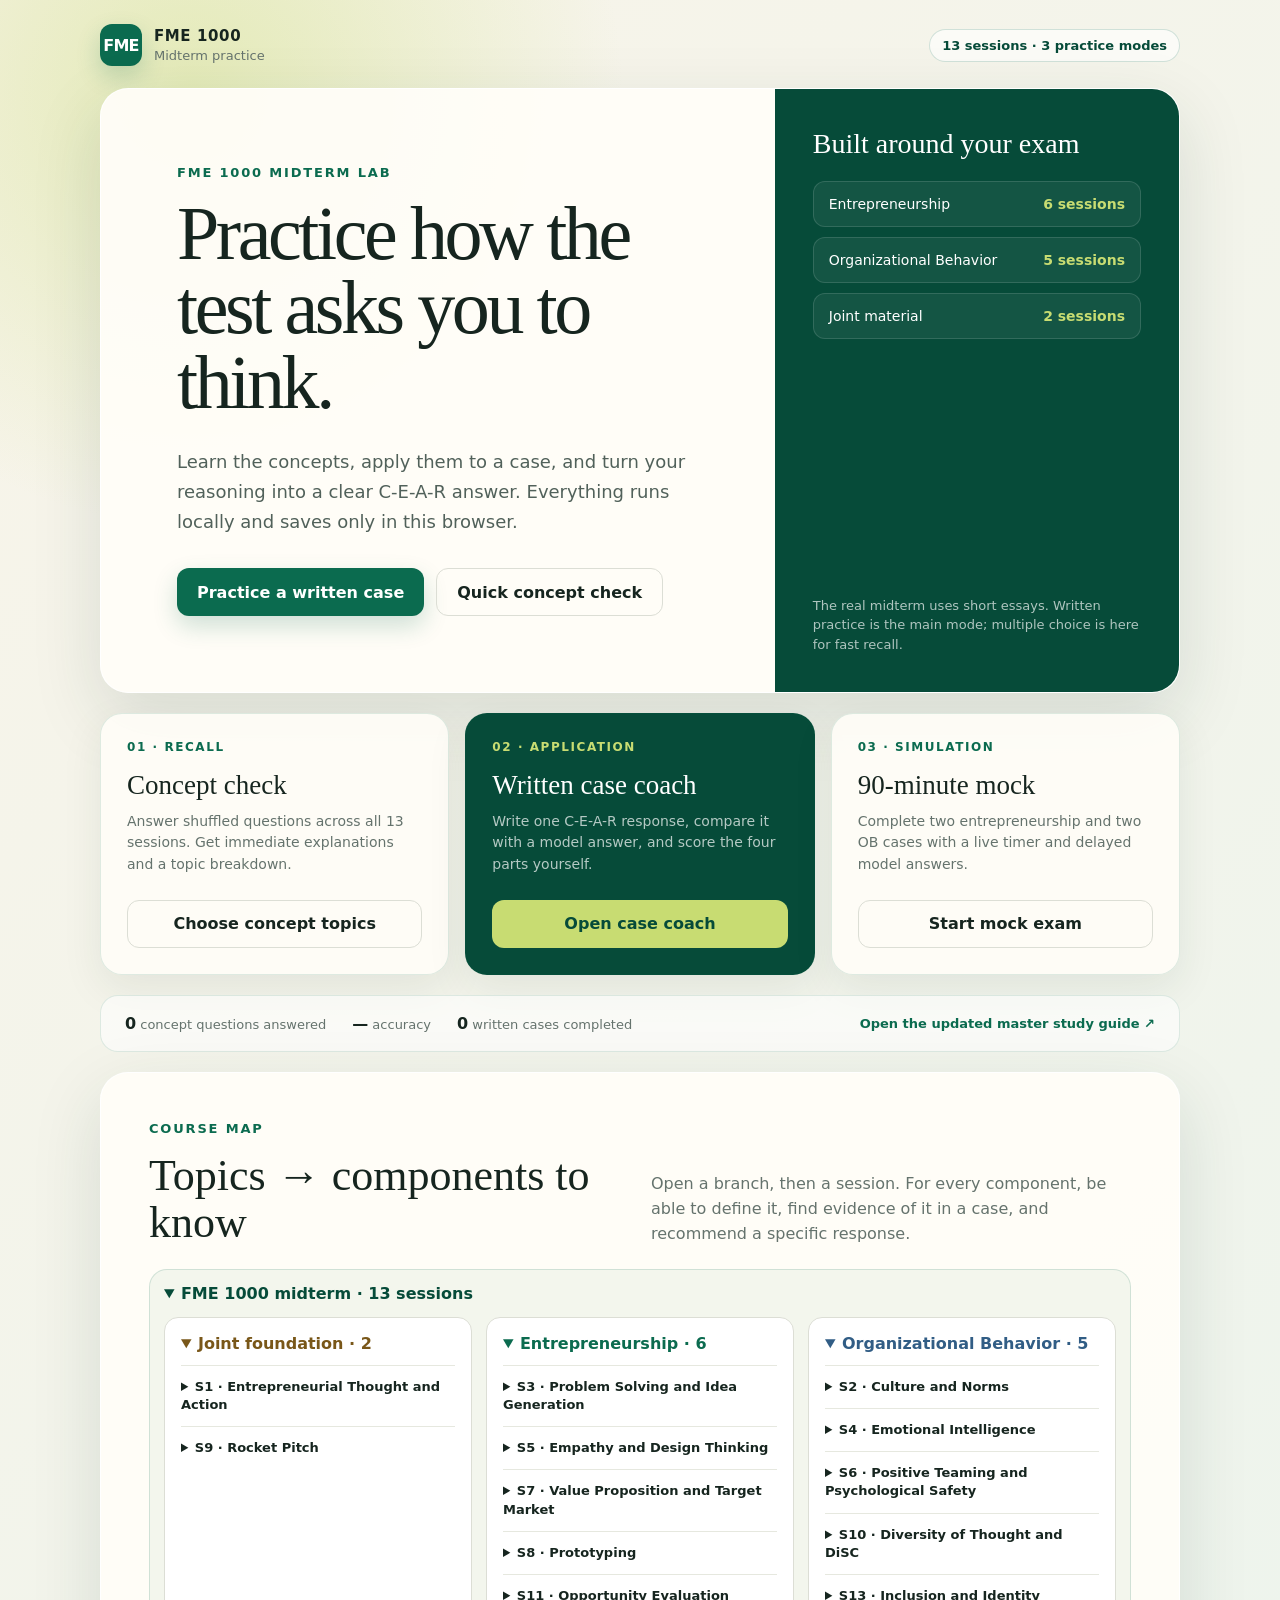
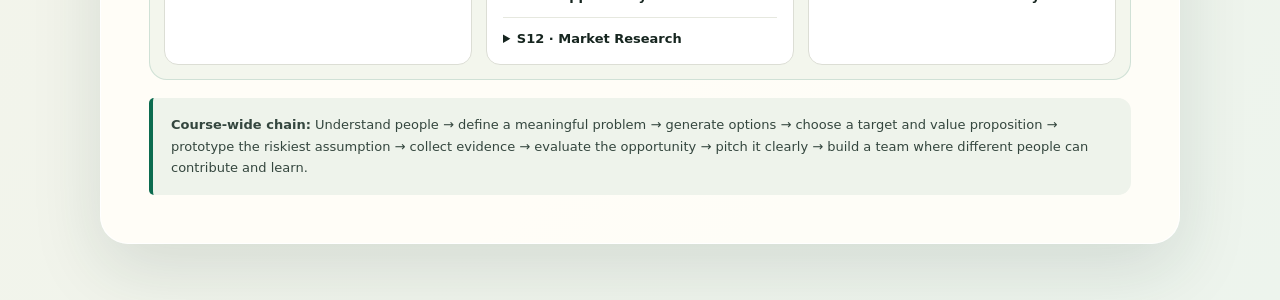
<file: FME1000/sample-test/index.html>
<!doctype html>
<html lang="en">
<head>
  <meta charset="utf-8">
  <meta name="viewport" content="width=device-width, initial-scale=1">
  <title>FME 1000 Practice Test</title>
  <style>
    :root {
      color-scheme: light;
      --ink: #16251f;
      --muted: #65736d;
      --paper: #f7f4ec;
      --card: #fffdf8;
      --green: #0b6b4f;
      --green-dark: #064b39;
      --lime: #c8dc72;
      --gold: #e3ae4b;
      --red: #bd4b3f;
      --line: #dcded5;
      --shadow: 0 24px 70px rgba(25, 54, 43, .13);
    }

    * { box-sizing: border-box; }

    body {
      margin: 0;
      min-height: 100vh;
      background:
        radial-gradient(circle at 15% 5%, rgba(200, 220, 114, .42), transparent 27rem),
        linear-gradient(135deg, #f8f4e9 0%, #edf4ed 100%);
      color: var(--ink);
      font-family: Inter, ui-sans-serif, system-ui, -apple-system, BlinkMacSystemFont, "Segoe UI", sans-serif;
    }

    button, input { font: inherit; }
    button { cursor: pointer; }

    .shell {
      width: min(1080px, calc(100% - 32px));
      margin: 0 auto;
      padding: 24px 0 56px;
    }

    header {
      display: flex;
      align-items: center;
      justify-content: space-between;
      gap: 16px;
      margin-bottom: 22px;
    }

    .brand { display: flex; align-items: center; gap: 12px; }
    .mark {
      display: grid;
      place-items: center;
      width: 42px;
      height: 42px;
      border-radius: 12px;
      background: var(--green);
      color: white;
      font-weight: 900;
      letter-spacing: -.05em;
      box-shadow: 0 10px 25px rgba(11, 107, 79, .2);
    }
    .brand strong { display: block; font-size: 15px; letter-spacing: .04em; }
    .brand span { color: var(--muted); font-size: 13px; }

    .pill {
      padding: 8px 12px;
      border: 1px solid rgba(11, 107, 79, .18);
      border-radius: 999px;
      background: rgba(255, 255, 255, .62);
      color: var(--green-dark);
      font-size: 13px;
      font-weight: 700;
    }

    .panel {
      overflow: hidden;
      background: rgba(255, 253, 248, .94);
      border: 1px solid rgba(255, 255, 255, .9);
      border-radius: 28px;
      box-shadow: var(--shadow);
    }

    .hero {
      display: grid;
      grid-template-columns: 1.25fr .75fr;
      min-height: 600px;
    }

    .hero-copy { padding: clamp(36px, 6vw, 76px); }
    .eyebrow {
      margin: 0 0 16px;
      color: var(--green);
      font-size: 13px;
      font-weight: 800;
      letter-spacing: .14em;
      text-transform: uppercase;
    }
    h1 {
      max-width: 650px;
      margin: 0;
      font-family: Georgia, "Times New Roman", serif;
      font-size: clamp(42px, 7vw, 76px);
      font-weight: 500;
      line-height: .98;
      letter-spacing: -.045em;
    }
    .lede {
      max-width: 590px;
      margin: 28px 0 32px;
      color: #51615a;
      font-size: 18px;
      line-height: 1.65;
    }

    .actions { display: flex; flex-wrap: wrap; gap: 12px; }
    .primary, .secondary {
      min-height: 48px;
      padding: 0 20px;
      border-radius: 12px;
      font-weight: 800;
    }
    .primary { border: 0; background: var(--green); color: white; box-shadow: 0 10px 24px rgba(11,107,79,.2); }
    .primary:hover { background: var(--green-dark); transform: translateY(-1px); }
    .primary:disabled { cursor: not-allowed; opacity: .42; transform: none; }
    .secondary { border: 1px solid var(--line); background: transparent; color: var(--ink); }
    .secondary:hover { border-color: var(--green); color: var(--green); }

    .hero-side {
      display: flex;
      flex-direction: column;
      justify-content: space-between;
      padding: 38px;
      background: var(--green-dark);
      color: white;
    }
    .hero-side h2 { margin: 0 0 20px; font: 500 28px/1.2 Georgia, serif; }
    .topic-list { display: grid; gap: 10px; }
    .topic {
      display: flex;
      align-items: center;
      justify-content: space-between;
      gap: 12px;
      padding: 14px 15px;
      border: 1px solid rgba(255,255,255,.13);
      border-radius: 12px;
      background: rgba(255,255,255,.06);
      font-size: 14px;
    }
    .topic b { color: var(--lime); }
    .side-note { margin: 30px 0 0; color: rgba(255,255,255,.68); font-size: 13px; line-height: 1.5; }

    .quiz { display: none; }
    .quiz.active { display: block; }
    .quiz-head { padding: 28px 34px 22px; border-bottom: 1px solid var(--line); }
    .meta { display: flex; align-items: center; justify-content: space-between; gap: 16px; }
    .meta strong { font-size: 14px; }
    .meta span { color: var(--muted); font-size: 13px; }
    .progress { height: 8px; margin-top: 16px; overflow: hidden; border-radius: 999px; background: #e7e9e1; }
    .progress div { height: 100%; width: 0; border-radius: inherit; background: linear-gradient(90deg, var(--green), #55a06f); transition: width .35s ease; }

    .question-wrap { padding: clamp(30px, 5vw, 60px); }
    .question-tags { display: flex; flex-wrap: wrap; gap: 8px; margin-bottom: 20px; }
    .tag { padding: 6px 10px; border-radius: 999px; background: #e8f0e8; color: var(--green-dark); font-size: 12px; font-weight: 800; }
    .tag.session { background: #f2ead7; color: #795719; }
    .question { max-width: 790px; margin: 0 0 30px; font: 500 clamp(25px, 3.5vw, 38px)/1.22 Georgia, serif; }
    .choices { display: grid; gap: 12px; }
    .choice {
      display: grid;
      grid-template-columns: 36px 1fr;
      align-items: center;
      gap: 14px;
      width: 100%;
      padding: 16px 18px;
      border: 1px solid var(--line);
      border-radius: 15px;
      background: white;
      color: var(--ink);
      text-align: left;
      transition: border-color .18s ease, transform .18s ease, background .18s ease;
    }
    .choice:hover:not(:disabled) { border-color: var(--green); transform: translateX(3px); }
    .choice .letter { display: grid; place-items: center; width: 32px; height: 32px; border-radius: 9px; background: #f0f1eb; font-weight: 900; }
    .choice.selected { border-color: var(--green); background: #eef6ef; }
    .choice.correct { border-color: #3f8a5f; background: #e6f3e9; }
    .choice.wrong { border-color: var(--red); background: #faeae7; }
    .choice:disabled { cursor: default; }

    .explanation {
      display: none;
      margin-top: 24px;
      padding: 18px 20px;
      border-left: 4px solid var(--green);
      border-radius: 4px 12px 12px 4px;
      background: #eef3eb;
      color: #34463e;
      line-height: 1.55;
    }
    .explanation.show { display: block; }
    .explanation strong { color: var(--green-dark); }
    .quiz-actions { display: flex; justify-content: space-between; gap: 14px; margin-top: 28px; }

    .results { display: none; padding: clamp(36px, 6vw, 70px); }
    .results.active { display: block; }
    .score-ring {
      display: grid;
      place-items: center;
      width: 150px;
      height: 150px;
      margin-bottom: 28px;
      border-radius: 50%;
      background: conic-gradient(var(--green) var(--score), #e4e6df 0);
      position: relative;
    }
    .score-ring::after { content: ""; position: absolute; inset: 11px; border-radius: 50%; background: var(--card); }
    .score-ring div { z-index: 1; text-align: center; }
    .score-ring strong { display: block; font: 600 36px Georgia, serif; }
    .score-ring span { color: var(--muted); font-size: 12px; font-weight: 700; }
    .results h2 { margin: 0; font: 500 clamp(36px, 5vw, 58px)/1 Georgia, serif; }
    .results > p { max-width: 650px; color: var(--muted); font-size: 17px; line-height: 1.6; }
    .breakdown { display: grid; grid-template-columns: repeat(3, 1fr); gap: 12px; margin: 28px 0; }
    .stat { padding: 18px; border: 1px solid var(--line); border-radius: 14px; background: white; }
    .stat span { display: block; color: var(--muted); font-size: 12px; font-weight: 800; text-transform: uppercase; letter-spacing: .08em; }
    .stat strong { display: block; margin-top: 5px; font-size: 25px; }
    .review { display: grid; gap: 12px; margin: 28px 0; }
    .review-item { padding: 18px; border: 1px solid var(--line); border-radius: 14px; background: white; }
    .review-item small { color: var(--red); font-weight: 800; }
    .review-item h3 { margin: 7px 0 9px; font-size: 16px; }
    .review-item p { margin: 0; color: var(--muted); font-size: 14px; line-height: 1.5; }

    dialog {
      width: min(560px, calc(100% - 32px));
      padding: 0;
      border: 0;
      border-radius: 24px;
      background: var(--card);
      color: var(--ink);
      box-shadow: 0 28px 100px rgba(12, 35, 27, .28);
    }
    dialog::backdrop { background: rgba(10, 28, 22, .55); backdrop-filter: blur(5px); }
    .modal-body { padding: 34px; }
    .modal-body h2 { margin: 0 0 10px; font: 500 34px Georgia, serif; }
    .modal-body p { color: var(--muted); line-height: 1.55; }
    .settings { display: grid; gap: 12px; margin: 24px 0; }
    .setting {
      display: flex;
      justify-content: space-between;
      gap: 18px;
      padding: 14px 16px;
      border: 1px solid var(--line);
      border-radius: 13px;
    }
    .setting label { font-weight: 800; }
    .setting span { color: var(--muted); font-size: 13px; }
    .setting input { width: 20px; height: 20px; accent-color: var(--green); }
    .modal-actions { display: flex; justify-content: flex-end; gap: 10px; }

    .home-screen { display: grid; gap: 20px; }
    .mode-grid { display: grid; grid-template-columns: repeat(3, 1fr); gap: 16px; }
    .mode-card {
      display: flex;
      flex-direction: column;
      min-height: 255px;
      padding: 26px;
      border: 1px solid rgba(11, 107, 79, .13);
      border-radius: 22px;
      background: rgba(255, 253, 248, .9);
      box-shadow: 0 14px 42px rgba(25, 54, 43, .08);
    }
    .mode-number { color: var(--green); font-size: 12px; font-weight: 900; letter-spacing: .13em; text-transform: uppercase; }
    .mode-card h2 { margin: 16px 0 10px; font: 500 27px/1.12 Georgia, serif; }
    .mode-card p { margin: 0 0 24px; color: var(--muted); font-size: 14px; line-height: 1.55; }
    .mode-card .primary, .mode-card .secondary { width: 100%; margin-top: auto; }
    .mode-card.featured { background: var(--green-dark); color: white; }
    .mode-card.featured .mode-number { color: var(--lime); }
    .mode-card.featured p { color: rgba(255,255,255,.7); }
    .mode-card.featured .primary { background: var(--lime); color: var(--green-dark); box-shadow: none; }
    .mode-card.featured .primary:hover { background: #d5e687; }
    .stats-strip {
      display: flex;
      flex-wrap: wrap;
      align-items: center;
      gap: 10px 26px;
      padding: 18px 24px;
      border: 1px solid rgba(11, 107, 79, .12);
      border-radius: 18px;
      background: rgba(255,255,255,.58);
      color: var(--muted);
      font-size: 13px;
    }
    .stats-strip strong { color: var(--ink); font-size: 16px; }
    .stats-strip a { margin-left: auto; color: var(--green); font-weight: 800; text-decoration: none; }
    .stats-strip a:hover { text-decoration: underline; }
    .topic-tree { padding: clamp(28px, 5vw, 48px); }
    .tree-head { display: flex; justify-content: space-between; align-items: end; gap: 20px; margin-bottom: 22px; }
    .tree-head h2 { margin: 5px 0 0; font: 500 clamp(30px, 4vw, 44px)/1.08 Georgia, serif; }
    .tree-head p:last-child { max-width: 480px; margin: 0; color: var(--muted); line-height: 1.55; }
    .tree-root { padding: 14px; border: 1px solid rgba(11, 107, 79, .15); border-radius: 18px; background: #f3f6ed; }
    .tree-root > summary { color: var(--green-dark); font-size: 16px; font-weight: 900; }
    .tree-branches { display: grid; grid-template-columns: repeat(3, minmax(0, 1fr)); gap: 14px; margin-top: 14px; }
    .tree-branch { padding: 16px; border-radius: 14px; background: white; border: 1px solid var(--line); }
    .tree-branch > summary { font-weight: 900; }
    .tree-branch.joint > summary { color: #795719; }
    .tree-branch.ent > summary { color: var(--green); }
    .tree-branch.ob > summary { color: #315d85; }
    details summary { cursor: pointer; }
    .tree-session { margin-top: 12px; padding-top: 12px; border-top: 1px solid #e6e8df; }
    .tree-session summary { font-size: 13px; font-weight: 850; line-height: 1.4; }
    .tree-session ul { margin: 10px 0 2px; padding-left: 19px; color: var(--muted); font-size: 12.5px; line-height: 1.55; }
    .tree-session li + li { margin-top: 5px; }
    .course-chain { margin: 18px 0 0; padding: 16px 18px; border-left: 4px solid var(--green); border-radius: 5px 13px 13px 5px; background: #eef3eb; color: #34463e; font-size: 13px; line-height: 1.65; }

    .practice-page { display: none; }
    .practice-page.active { display: block; }
    .page-head {
      display: flex;
      align-items: center;
      justify-content: space-between;
      gap: 18px;
      padding: 22px 28px;
      border-bottom: 1px solid var(--line);
    }
    .page-title { margin: 2px 0 0; font: 500 25px Georgia, serif; }
    .page-kicker { margin: 0; color: var(--green); font-size: 11px; font-weight: 900; letter-spacing: .12em; text-transform: uppercase; }
    .workspace { display: grid; grid-template-columns: minmax(0, .92fr) minmax(0, 1.08fr); min-height: 620px; }
    .case-pane, .answer-pane { padding: clamp(26px, 4vw, 46px); }
    .case-pane { border-right: 1px solid var(--line); background: #fbf9f2; }
    .case-title { margin: 18px 0 14px; font: 500 clamp(25px, 3vw, 34px)/1.22 Georgia, serif; }
    .case-copy { color: #415148; line-height: 1.72; }
    .tip-box { margin-top: 26px; padding: 17px; border-radius: 14px; background: #eaf2e8; color: #385045; font-size: 13px; line-height: 1.55; }
    .tip-box strong { color: var(--green-dark); }
    .answer-pane label { display: block; margin-bottom: 10px; font-weight: 850; }
    textarea {
      width: 100%;
      min-height: 330px;
      resize: vertical;
      padding: 18px;
      border: 1px solid var(--line);
      border-radius: 15px;
      outline: none;
      background: white;
      color: var(--ink);
      font: 15px/1.65 Inter, ui-sans-serif, system-ui, sans-serif;
    }
    textarea:focus { border-color: var(--green); box-shadow: 0 0 0 4px rgba(11,107,79,.09); }
    .answer-meta { display: flex; justify-content: space-between; gap: 14px; margin-top: 8px; color: var(--muted); font-size: 12px; }
    .answer-actions { display: flex; justify-content: flex-end; flex-wrap: wrap; gap: 10px; margin-top: 18px; }
    .coach { display: none; margin-top: 24px; padding-top: 24px; border-top: 1px solid var(--line); }
    .coach.show { display: block; }
    .coach h3 { margin: 0 0 14px; font: 500 24px Georgia, serif; }
    .checklist { display: grid; grid-template-columns: repeat(2, 1fr); gap: 9px; margin-bottom: 18px; }
    .check-item { padding: 12px; border: 1px solid var(--line); border-radius: 11px; background: white; font-size: 13px; line-height: 1.4; }
    .check-item b { color: var(--green); }
    .model-answer { padding: 18px; border-radius: 14px; background: #eef3eb; color: #34463e; line-height: 1.68; }
    .model-answer strong { color: var(--green-dark); }
    .self-rate { display: flex; align-items: center; flex-wrap: wrap; gap: 8px; margin-top: 18px; }
    .self-rate > span { margin-right: 4px; color: var(--muted); font-size: 13px; font-weight: 750; }
    .rate-button { width: 38px; height: 38px; border: 1px solid var(--line); border-radius: 10px; background: white; color: var(--ink); font-weight: 850; }
    .rate-button:hover, .rate-button.active { border-color: var(--green); background: var(--green); color: white; }

    .mock-body { padding: clamp(26px, 5vw, 54px); }
    .mock-intro { display: flex; justify-content: space-between; align-items: flex-start; gap: 24px; margin-bottom: 28px; }
    .mock-intro h2 { margin: 0 0 10px; font: 500 clamp(28px, 4vw, 42px) Georgia, serif; }
    .mock-intro p { max-width: 700px; margin: 0; color: var(--muted); line-height: 1.6; }
    .timer { min-width: 122px; padding: 13px 16px; border-radius: 13px; background: var(--green-dark); color: white; text-align: center; }
    .timer span { display: block; color: var(--lime); font-size: 10px; font-weight: 900; letter-spacing: .12em; text-transform: uppercase; }
    .timer strong { display: block; margin-top: 3px; font: 500 25px Georgia, serif; }
    .mock-list { display: grid; gap: 18px; }
    .mock-card { padding: 24px; border: 1px solid var(--line); border-radius: 17px; background: white; }
    .mock-card h3 { margin: 13px 0 16px; font: 500 22px/1.35 Georgia, serif; }
    .mock-card textarea { min-height: 220px; }
    .mock-footer { display: flex; justify-content: space-between; align-items: center; gap: 16px; margin-top: 24px; }
    .save-status { color: var(--muted); font-size: 13px; }
    .mock-review { display: none; margin-top: 30px; padding-top: 28px; border-top: 1px solid var(--line); }
    .mock-review.show { display: block; }
    .mock-review h2 { font: 500 32px Georgia, serif; }
    .review-answer { margin-top: 14px; padding: 20px; border-left: 4px solid var(--green); border-radius: 5px 13px 13px 5px; background: #eef3eb; line-height: 1.65; }
    .review-answer h3 { margin: 0 0 8px; font-size: 15px; }
    .review-answer p { margin: 0; color: #405047; }

    .toast {
      position: fixed;
      right: 20px;
      bottom: 20px;
      z-index: 10;
      padding: 12px 16px;
      border-radius: 11px;
      background: var(--green-dark);
      color: white;
      box-shadow: var(--shadow);
      opacity: 0;
      transform: translateY(8px);
      pointer-events: none;
      transition: .2s ease;
    }
    .toast.show { opacity: 1; transform: translateY(0); }

    @media (max-width: 760px) {
      .hero { grid-template-columns: 1fr; }
      .hero-side { min-height: 360px; }
      .breakdown { grid-template-columns: 1fr; }
      .question-wrap, .quiz-head { padding-left: 22px; padding-right: 22px; }
      .mode-grid, .workspace { grid-template-columns: 1fr; }
      .case-pane { border-right: 0; border-bottom: 1px solid var(--line); }
      .checklist { grid-template-columns: 1fr; }
      .mock-intro, .mock-footer { flex-direction: column; }
      .timer { align-self: stretch; }
      .stats-strip a { width: 100%; margin-left: 0; }
      .tree-head { align-items: flex-start; flex-direction: column; }
      .tree-branches { grid-template-columns: 1fr; }
    }
  </style>
</head>
<body>
  <main class="shell">
    <header>
      <div class="brand">
        <div class="mark">FME</div>
        <div><strong>FME 1000</strong><span>Midterm practice</span></div>
      </div>
      <div class="pill" id="header-status">13 sessions · 3 practice modes</div>
    </header>

    <div class="home-screen" id="home-screen">
    <section class="panel hero" id="welcome">
      <div class="hero-copy">
        <p class="eyebrow">FME 1000 midterm lab</p>
        <h1>Practice how the test asks you to think.</h1>
        <p class="lede">Learn the concepts, apply them to a case, and turn your reasoning into a clear C-E-A-R answer. Everything runs locally and saves only in this browser.</p>
        <div class="actions">
          <button class="primary" id="written-start">Practice a written case</button>
          <button class="secondary" id="quick-start">Quick concept check</button>
        </div>
      </div>
      <aside class="hero-side">
        <div>
          <h2>Built around your exam</h2>
          <div class="topic-list">
            <div class="topic"><span>Entrepreneurship</span><b>6 sessions</b></div>
            <div class="topic"><span>Organizational Behavior</span><b>5 sessions</b></div>
            <div class="topic"><span>Joint material</span><b>2 sessions</b></div>
          </div>
        </div>
        <p class="side-note">The real midterm uses short essays. Written practice is the main mode; multiple choice is here for fast recall.</p>
      </aside>
    </section>

    <section class="mode-grid" aria-label="Practice modes">
      <article class="mode-card">
        <span class="mode-number">01 · Recall</span>
        <h2>Concept check</h2>
        <p>Answer shuffled questions across all 13 sessions. Get immediate explanations and a topic breakdown.</p>
        <button class="secondary" id="open-test">Choose concept topics</button>
      </article>
      <article class="mode-card featured">
        <span class="mode-number">02 · Application</span>
        <h2>Written case coach</h2>
        <p>Write one C-E-A-R response, compare it with a model answer, and score the four parts yourself.</p>
        <button class="primary" id="written-card-start">Open case coach</button>
      </article>
      <article class="mode-card">
        <span class="mode-number">03 · Simulation</span>
        <h2>90-minute mock</h2>
        <p>Complete two entrepreneurship and two OB cases with a live timer and delayed model answers.</p>
        <button class="secondary" id="mock-start">Start mock exam</button>
      </article>
    </section>

    <div class="stats-strip">
      <span><strong id="stat-questions">0</strong> concept questions answered</span>
      <span><strong id="stat-accuracy">—</strong> accuracy</span>
      <span><strong id="stat-cases">0</strong> written cases completed</span>
      <a href="../FME1000_Midterm_Master_Study_Guide.pdf" target="_blank" rel="noopener">Open the updated master study guide ↗</a>
    </div>

    <section class="panel topic-tree" aria-labelledby="tree-title">
      <div class="tree-head">
        <div><p class="eyebrow">Course map</p><h2 id="tree-title">Topics → components to know</h2></div>
        <p>Open a branch, then a session. For every component, be able to define it, find evidence of it in a case, and recommend a specific response.</p>
      </div>
      <details class="tree-root" open>
        <summary>FME 1000 midterm · 13 sessions</summary>
        <div class="tree-branches">
          <details class="tree-branch joint" open>
            <summary>Joint foundation · 2</summary>
            <details class="tree-session"><summary>S1 · Entrepreneurial Thought and Action</summary><ul><li>Prediction logic for a knowable future</li><li>Creation logic under uncertainty</li><li>Means at hand and affordable loss</li><li>Act → learn → adjust</li></ul></details>
            <details class="tree-session"><summary>S9 · Rocket Pitch</summary><ul><li>Customer → problem → solution</li><li>Benefit, difference, and reason to believe</li><li>Concise delivery and clear team handoffs</li><li>Apply feedback to the argument</li></ul></details>
          </details>
          <details class="tree-branch ent" open>
            <summary>Entrepreneurship · 6</summary>
            <details class="tree-session"><summary>S3 · Problem Solving and Idea Generation</summary><ul><li>Idea versus opportunity</li><li>Customer problem and current workaround</li><li>“How might we?” framing</li><li>Diverge before converging</li><li>Brainstorming rules and human judgment of AI output</li></ul></details>
            <details class="tree-session"><summary>S5 · Empathy and Design Thinking</summary><ul><li>Empathy and observation</li><li>Neutral discovery interviews about past behavior</li><li>Needs, frustrations, actions, and workarounds</li><li>Empathize → define → ideate → prototype → test</li></ul></details>
            <details class="tree-session"><summary>S7 · Value Proposition and Target Market</summary><ul><li>Customer, consumer, payer, and decision-maker</li><li>Segments, first target market, and evidence-based persona</li><li>Resonate, differentiate, and substantiate</li><li>Create, deliver, and capture value</li></ul></details>
            <details class="tree-session"><summary>S8 · Prototyping</summary><ul><li>Riskiest assumption</li><li>Smallest credible learning test</li><li>Observable customer behavior</li><li>Feedback, iteration, and MVP</li></ul></details>
            <details class="tree-session"><summary>S11 · Opportunity Evaluation</summary><ul><li>Desirability: do customers care and act?</li><li>Feasibility: can the team deliver?</li><li>Viability: can the model sustain itself?</li><li>Alternatives, resources, risks, and impact</li></ul></details>
            <details class="tree-session"><summary>S12 · Market Research</summary><ul><li>Primary versus secondary research</li><li>Qualitative versus quantitative evidence</li><li>Methods, sampling, and unbiased questions</li><li>Patterns, interpretation, and disconfirming evidence</li><li>Product, price, place, promotion, and revenue</li></ul></details>
          </details>
          <details class="tree-branch ob" open>
            <summary>Organizational Behavior · 5</summary>
            <details class="tree-session"><summary>S2 · Culture and Norms</summary><ul><li>Shared values, assumptions, and behavior</li><li>Formal rules versus informal norms</li><li>Visible artifacts versus invisible beliefs</li><li>Team charters and consistent reinforcement</li></ul></details>
            <details class="tree-session"><summary>S4 · Emotional Intelligence</summary><ul><li>Self-awareness and self-management</li><li>Social awareness and relationship management</li><li>Triggers: respond instead of react</li><li>Trust: authenticity + logic + empathy</li></ul></details>
            <details class="tree-session"><summary>S6 · Positive Teaming and Psychological Safety</summary><ul><li>Performance, learning, and well-being</li><li>Safety for questions, dissent, and mistakes</li><li>Constructive conflict and productive failure</li><li>Process gains and losses</li><li>Team design, launch, and process management</li></ul></details>
            <details class="tree-session"><summary>S10 · Diversity of Thought and DiSC</summary><ul><li>D: results and speed</li><li>I: energy and persuasion</li><li>S: patience and support</li><li>C: evidence and quality</li><li>Flex communication; do not stereotype</li></ul></details>
            <details class="tree-session"><summary>S13 · Inclusion and Identity</summary><ul><li>Personal and social identity</li><li>Visible and invisible differences</li><li>Diversity, inclusion, and belonging</li><li>Bias, assumptions, and faultlines</li><li>Inclusive airtime, roles, and decisions</li></ul></details>
          </details>
        </div>
      </details>
      <p class="course-chain"><strong>Course-wide chain:</strong> Understand people → define a meaningful problem → generate options → choose a target and value proposition → prototype the riskiest assumption → collect evidence → evaluate the opportunity → pitch it clearly → build a team where different people can contribute and learn.</p>
    </section>
    </div>

    <section class="panel quiz" id="quiz" aria-live="polite">
      <div class="quiz-head">
        <div class="meta"><strong id="progress-label">Question 1 of 20</strong><span id="score-label">0 correct</span></div>
        <div class="progress"><div id="progress-bar"></div></div>
      </div>
      <div class="question-wrap">
        <div class="question-tags"><span class="tag" id="category-tag"></span><span class="tag session" id="session-tag"></span></div>
        <h2 class="question" id="question-text"></h2>
        <div class="choices" id="choices"></div>
        <div class="explanation" id="explanation"></div>
        <div class="quiz-actions">
          <button class="secondary" id="exit-test">Exit test</button>
          <button class="primary" id="next-question" disabled>Check answer</button>
        </div>
      </div>
    </section>

    <section class="panel results" id="results">
      <div class="score-ring" id="score-ring"><div><strong id="final-score">0%</strong><span>FINAL SCORE</span></div></div>
      <h2 id="result-title">Test complete.</h2>
      <p id="result-copy"></p>
      <div class="breakdown" id="breakdown"></div>
      <div id="review-section">
        <h3>Questions to revisit</h3>
        <div class="review" id="review"></div>
      </div>
      <div class="actions">
        <button class="primary" id="retry">Try another version</button>
        <button class="secondary" id="home">Back to start</button>
      </div>
    </section>

    <section class="panel practice-page" id="written-page" aria-live="polite">
      <div class="page-head">
        <div><p class="page-kicker">Written case coach</p><h2 class="page-title" id="written-position">Case 1</h2></div>
        <button class="secondary" id="exit-written">Back home</button>
      </div>
      <div class="workspace">
        <article class="case-pane">
          <div class="question-tags"><span class="tag" id="written-category"></span><span class="tag session" id="written-session"></span></div>
          <h2 class="case-title" id="written-title"></h2>
          <p class="case-copy" id="written-prompt"></p>
          <div class="tip-box"><strong>C-E-A-R:</strong> Name the <b>Concept</b>, cite case <b>Evidence</b>, explain your <b>Analysis</b>, then give a concrete <b>Response and result</b>.</div>
        </article>
        <article class="answer-pane">
          <label for="written-answer">Your answer</label>
          <textarea id="written-answer" placeholder="Write one focused paragraph. Use exact course language and connect every claim to the case."></textarea>
          <div class="answer-meta"><span id="written-words">0 words</span><span id="written-save">Draft saves automatically</span></div>
          <div class="answer-actions">
            <button class="secondary" id="new-written">Try another case</button>
            <button class="primary" id="reveal-written">Compare answer</button>
          </div>
          <div class="coach" id="written-coach">
            <h3>Check the structure</h3>
            <div class="checklist" id="written-checklist"></div>
            <div class="model-answer" id="written-model"></div>
            <div class="self-rate">
              <span>How many C-E-A-R parts did you include?</span>
              <button class="rate-button" data-rate="0">0</button><button class="rate-button" data-rate="1">1</button><button class="rate-button" data-rate="2">2</button><button class="rate-button" data-rate="3">3</button><button class="rate-button" data-rate="4">4</button>
            </div>
          </div>
        </article>
      </div>
    </section>

    <section class="panel practice-page" id="mock-page">
      <div class="page-head">
        <div><p class="page-kicker">Exam simulation</p><h2 class="page-title">Four short essays</h2></div>
        <button class="secondary" id="exit-mock">Save and exit</button>
      </div>
      <div class="mock-body">
        <div class="mock-intro">
          <div><h2>Build the answer from the facts.</h2><p>You have 90 minutes. Use C-E-A-R, answer every part of each prompt, and spend more space applying concepts than defining them. Model answers stay hidden until you submit.</p></div>
          <div class="timer" aria-live="polite"><span>Time remaining</span><strong id="timer-display">90:00</strong></div>
        </div>
        <div class="mock-list" id="mock-list"></div>
        <div class="mock-footer"><span class="save-status" id="mock-save">Answers save automatically in this browser.</span><button class="primary" id="submit-mock">Finish and review</button></div>
        <div class="mock-review" id="mock-review"><h2>Review your reasoning</h2><p>Compare the logic and evidence, not the exact wording.</p><div id="mock-models"></div><div class="actions" style="margin-top:22px"><button class="primary" id="new-mock">Start a new mock</button><button class="secondary" id="mock-home">Back home</button></div></div>
      </div>
    </section>
  </main>

  <div class="toast" id="toast" role="status"></div>

  <dialog id="test-modal">
    <form method="dialog" class="modal-body">
      <p class="eyebrow">Set up your test</p>
      <h2>Choose what to practice</h2>
      <p>Select one or more course areas. The full test uses all 20 questions; the quick version randomly selects 10.</p>
      <div class="settings">
        <div class="setting"><div><label for="ent">Entrepreneurship</label><br><span>Sessions 3, 5, 7, 8, 11, 12</span></div><input id="ent" type="checkbox" value="ENT" checked></div>
        <div class="setting"><div><label for="ob">Organizational Behavior</label><br><span>Sessions 2, 4, 6, 10, 13</span></div><input id="ob" type="checkbox" value="OB" checked></div>
        <div class="setting"><div><label for="joint">Joint sessions</label><br><span>Sessions 1 and 9</span></div><input id="joint" type="checkbox" value="Joint" checked></div>
      </div>
      <div class="modal-actions">
        <button class="secondary" value="cancel">Cancel</button>
        <button class="primary" id="begin" value="default">Begin test</button>
      </div>
    </form>
  </dialog>

  <script>
    const questions = [
      { category: 'Joint', session: 1, q: 'A team faces an uncertain market and cannot reliably predict demand. Which action best reflects Entrepreneurial Thought and Action?', choices: ['Write a five-year forecast before doing anything', 'Take a small affordable step, learn from it, and adjust', 'Wait until all uncertainty disappears', 'Copy the market leader without testing'], answer: 1, why: 'Creation logic emphasizes acting with available means, limiting downside, learning from results, and adapting under uncertainty.' },
      { category: 'OB', session: 2, q: 'A team has no written lateness policy, but everyone begins arriving ten minutes late. What has formed?', choices: ['A formal rule', 'An informal norm', 'A value proposition', 'A market segment'], answer: 1, why: 'A norm is an informal expectation that develops through repeated group behavior, even when it is never written down.' },
      { category: 'ENT', session: 3, q: 'During brainstorming, which approach is most likely to produce useful ideas?', choices: ['Evaluate every idea immediately', 'Let only the team leader contribute', 'Generate many possibilities before judging them', 'Choose the safest familiar answer first'], answer: 2, why: 'Strong brainstorming separates idea generation from evaluation so criticism does not shut down variety too early.' },
      { category: 'ENT', session: 3, q: 'Which statement describes an opportunity rather than merely an idea?', choices: ['It sounds creative to the founder', 'It addresses a real need and may be feasible and viable', 'It uses the newest technology', 'No competitor has attempted it'], answer: 1, why: 'An opportunity connects a real customer need with a solution that can realistically be delivered and sustained.' },
      { category: 'OB', session: 4, q: 'After receiving criticism, a leader notices they are angry and pauses before responding. Which emotional-intelligence abilities are being used?', choices: ['Social awareness and persuasion', 'Self-awareness and self-management', 'Market awareness and prototyping', 'Conscientiousness and dominance'], answer: 1, why: 'Recognizing the emotion is self-awareness; regulating the response is self-management.' },
      { category: 'ENT', session: 5, q: 'Which discovery-interview question is strongest?', choices: ['Would you buy our amazing product?', 'Do you agree this is a major problem?', 'Tell me about the last time you experienced this problem', 'Would you pay $20 for our solution?'], answer: 2, why: 'Asking for a recent story produces evidence about actual behavior instead of encouraging a hypothetical or leading answer.' },
      { category: 'ENT', session: 5, q: 'What is the main purpose of empathy in design thinking?', choices: ['To convince customers to accept the first solution', 'To understand users’ experiences, needs, and frustrations', 'To calculate the venture’s profit', 'To divide tasks among team members'], answer: 1, why: 'Empathy helps the team understand the problem from the user’s point of view before designing a solution.' },
      { category: 'OB', session: 6, q: 'Which behavior is the clearest sign of psychological safety?', choices: ['Nobody ever disagrees', 'Team members can admit mistakes and ask questions without humiliation', 'The leader makes every decision', 'The team avoids difficult feedback'], answer: 1, why: 'Psychological safety means people believe they can take interpersonal risks such as speaking up, questioning, or admitting an error.' },
      { category: 'OB', session: 6, q: 'A prototype fails, but the test was carefully designed and teaches the team what customers reject. How should the team interpret it?', choices: ['As a productive failure', 'As proof the team is incompetent', 'As a reason to stop experimenting', 'As a violation of team norms'], answer: 0, why: 'A productive failure creates useful learning. It differs from a preventable mistake caused by ignoring a known process.' },
      { category: 'ENT', session: 7, q: 'Which value proposition is the most specific?', choices: ['We make networking better for everyone', 'A modern platform powered by innovation', 'An NFC tag that lets first-year students share a profile and résumé with one tap at campus events', 'The best professional product available'], answer: 2, why: 'A useful value proposition identifies the customer, the problem or job, and the concrete benefit of the solution.' },
      { category: 'ENT', session: 7, q: 'A company sells children’s learning kits. Parents pay, while children use them. Who is the customer?', choices: ['Only the children', 'The parents', 'The manufacturer', 'Everyone in the education market'], answer: 1, why: 'The customer makes the purchase. The child is the consumer or user, although both perspectives matter.' },
      { category: 'ENT', session: 8, q: 'What is the best first prototype for a team testing whether students want an automated résumé-sharing service?', choices: ['A fully engineered nationwide platform', 'A simple clickable mockup tested with several students', 'A detailed financial forecast with no user interaction', 'A patent application'], answer: 1, why: 'An early prototype should test the most important assumption quickly and cheaply before the team invests heavily.' },
      { category: 'Joint', session: 9, q: 'What should a short Rocket Pitch establish first?', choices: ['Every technical feature', 'The problem, the target customer, and why the solution matters', 'A complete five-year hiring plan', 'The founders’ full biographies'], answer: 1, why: 'A concise pitch needs a clear problem, audience, solution, and value proposition before supporting details.' },
      { category: 'OB', session: 10, q: 'A high-D teammate wants a fast decision, while a high-C teammate wants more evidence. What is the best response?', choices: ['Treat one style as correct', 'Remove the high-C teammate from the decision', 'Set a decision deadline and agree on the evidence needed before it', 'Avoid discussing the disagreement'], answer: 2, why: 'DiSC is useful when teammates adapt. A deadline respects the D preference for action while evidence criteria respect the C preference for accuracy.' },
      { category: 'OB', session: 10, q: 'Which statement about DiSC is accurate?', choices: ['It permanently defines a person’s ability', 'One style is best for leadership', 'It describes behavioral tendencies and communication preferences', 'People should only work with teammates who share their style'], answer: 2, why: 'DiSC is a tool for understanding and adapting behavior, not a measure of intelligence, worth, or fixed ability.' },
      { category: 'ENT', session: 11, q: 'A solution is desirable and technically feasible, but customers will not pay enough to cover its costs. Which test has it failed?', choices: ['Empathy', 'Viability', 'Psychological safety', 'Prototyping'], answer: 1, why: 'Viability asks whether the model can sustain itself financially and operationally over time.' },
      { category: 'ENT', session: 11, q: 'Which evidence would most strengthen an opportunity evaluation?', choices: ['The founders say they love the idea', 'Several target customers repeatedly use and pay for an early solution', 'The product has many possible features', 'The team created an attractive logo'], answer: 1, why: 'Observed customer behavior and willingness to pay are stronger evidence than internal enthusiasm or surface-level branding.' },
      { category: 'ENT', session: 12, q: 'Which research method is best for exploring why students avoid a campus service?', choices: ['A focus group with open-ended follow-up questions', 'A financial statement', 'A DiSC assessment', 'A trademark search'], answer: 0, why: 'Qualitative methods such as focus groups help uncover motivations, language, and experiences behind behavior.' },
      { category: 'ENT', session: 12, q: 'What is wrong with asking, “Don’t you agree our app would make networking easier?”', choices: ['It is too quantitative', 'It is a leading question that encourages agreement', 'It does not mention the price', 'It asks about past behavior'], answer: 1, why: 'The wording signals the desired answer, which can bias the research and make the evidence less reliable.' },
      { category: 'OB', session: 13, q: 'A team asks each member for input, but repeatedly ignores ideas from its newest member. What is missing?', choices: ['Diversity alone', 'Inclusion', 'Market viability', 'Creation logic'], answer: 1, why: 'Diversity concerns who is present; inclusion concerns whether people are respected, heard, and able to influence the work.' }
    ];

    const writtenCases = [
      {
        category: 'Joint', session: 1, title: 'A big plan built on guesses',
        prompt: 'Kayden wants to raise money, rent warehouse space, and build a complete Knittr platform before speaking with actual knitters. Use Entrepreneurial Thought and Action to diagnose his approach and recommend a better first step.',
        model: 'Kayden is relying on prediction logic even though demand and the customer problem are still uncertain. His plans for investors, a warehouse, and a complete platform are evidence that he wants to commit major resources before learning whether knitters value the offer. This creates avoidable risk because a detailed plan cannot make unsupported assumptions true. He should use CreAction: start with what he has, limit his acceptable loss, and manually provide a project recommendation and supply list to several real knitters. Their behavior and feedback would give him new evidence before he makes a larger commitment.',
        checks: ['Names prediction logic and CreAction', 'Uses the warehouse or full platform as evidence', 'Explains why uncertainty makes the large commitment risky', 'Recommends a small, affordable learning step']
      },
      {
        category: 'ENT', session: 3, title: 'The first idea wins too quickly',
        prompt: 'During a brainstorming meeting, the team leader shares her preferred solution first. She critiques each new suggestion as it is offered, and the team selects her idea after ten minutes. Diagnose the process and redesign the meeting.',
        model: 'The team violated the brainstorming rule of deferring judgment and allowed the leader\'s first idea to anchor the discussion. Her immediate criticism is case evidence that evaluation and generation were mixed together, which reduces both the number and variety of ideas and makes quieter members less likely to contribute. The facilitator should begin with a customer-centered “How might we?” question, give everyone quiet individual ideation time, collect many ideas without criticism, and encourage people to build on unusual options. Only after the team has diverged should it evaluate ideas using customer value, desirability, feasibility, viability, and a small test.',
        checks: ['Names deferred judgment or anchoring', 'Cites the leader speaking and criticizing first', 'Explains the effect on idea variety or participation', 'Separates idea generation from later evaluation']
      },
      {
        category: 'ENT', session: 5, title: 'A discovery interview that sells',
        prompt: 'Kayden opens an interview by explaining Knittr and asks, “Wouldn\'t an AI assistant make buying yarn easier?” The participant agrees. Evaluate this evidence and explain how Kayden should improve the interview.',
        model: 'The agreement is weak evidence because Kayden pitched his solution first and asked a leading, hypothetical question. The wording signals the answer he wants, so the participant may be polite rather than reveal an actual need. Kayden should avoid mentioning Knittr at the beginning and ask for past behavior: “Tell me about the last time you chose a project and bought its supplies.” He should follow with neutral “how” and “why” questions, listen for frustrations and workarounds, and remain willing to learn that AI is not important. Specific stories from target customers would provide stronger evidence than predicted future interest.',
        checks: ['Identifies a leading or hypothetical question', 'Uses the wording or early pitch as evidence', 'Explains why agreement is unreliable', 'Recommends neutral questions about past behavior']
      },
      {
        category: 'ENT', session: 7, title: 'A persona made from stereotypes',
        prompt: 'Kayden creates “Beatrice,” a 28-year-old knitter who owns cats, watches K-dramas, and wants cheaper supplies. He built the persona from TikTok posts rather than customer research. Explain what is wrong and what a useful persona would require.',
        model: 'Beatrice is an assumption-based profile rather than a research-grounded persona. The cats and K-dramas are vivid details, but Kayden has no evidence that they affect how a customer chooses or buys craft supplies. Treating stereotypes as facts can send the product, marketing, and channels in the wrong direction. Kayden should interview and observe members of a narrow target segment, then build the persona from repeated patterns in their goals, pains, current behavior, workarounds, buying criteria, and constraints. Every included detail should help the team predict a real customer decision.',
        checks: ['Defines a persona as grounded in research', 'Distinguishes vivid details from decision-relevant evidence', 'Explains how stereotypes could misdirect the venture', 'Names evidence Kayden should collect from a target segment']
      },
      {
        category: 'ENT', session: 8, title: 'The prototype is already a product',
        prompt: 'A student team spends eight weeks coding an app before letting one customer see it. When users dislike the main feature, the team says it is too late to change. Apply prototyping and iteration to this situation.',
        model: 'The team treated its first build as a finished product instead of using a low-cost prototype to test a risky assumption. Eight weeks of coding before customer contact is evidence that it invested heavily before learning whether the main feature was desirable. That makes feedback expensive to use and encourages commitment to a weak solution. The team should identify its riskiest assumption, create the simplest representation that lets users respond or act, and test it early with target customers. It should treat the results as information, revise the prototype, and repeat until the evidence supports a larger investment.',
        checks: ['Defines a prototype as a learning tool', 'Uses the eight-week build as evidence', 'Explains why late feedback is costly', 'Recommends testing one risky assumption and iterating']
      },
      {
        category: 'ENT', session: 11, title: 'Desirable is not enough',
        prompt: 'Ten target customers love a handmade delivery service and use it twice. Each delivery, however, costs the team $18 more than the customer pays, and the founders cannot handle more orders. Evaluate the opportunity through desirability, feasibility, and viability.',
        model: 'The repeat use provides early evidence of desirability because target customers value the service enough to return. Feasibility is weak because the founders lack the capacity to deliver more orders consistently. Viability also fails because every transaction loses $18, so growth would increase the loss rather than sustain the venture. The team should map the delivery process, test whether partners or a narrower service can increase capacity, and experiment with price, order size, frequency, and cost. The idea becomes an opportunity only if the same offer is wanted, deliverable, and financially sustainable.',
        checks: ['Evaluates all three lenses separately', 'Uses repeat use as desirability evidence', 'Connects capacity to feasibility and unit loss to viability', 'Recommends concrete operating and pricing tests']
      },
      {
        category: 'ENT', session: 12, title: 'A friendly focus group',
        prompt: 'Kayden invites his mother and sisters to discuss Knittr. He presents the product, rejects criticism, accepts praise, and reports that the market has been validated. Evaluate the research and propose a stronger focus group.',
        model: 'This group does not validate the market because the participants are a convenience sample and may not represent the target customer. Kayden also creates moderator and confirmation bias by pitching first, rejecting criticism, and treating praise as proof. A small qualitative group can explore why people behave as they do, but it cannot establish market size. Kayden should recruit five to eight people from a defined target segment, use a neutral moderator, ask six to eight open questions that move from current behavior to the concept, invite participants to respond to one another, and search for disconfirming evidence. He can turn repeated themes into hypotheses for later quantitative testing.',
        checks: ['Identifies sampling and moderator or confirmation bias', 'Uses specific actions from the case as evidence', 'Explains the limit of qualitative findings', 'Designs a neutral group with target participants and open questions']
      },
      {
        category: 'Joint', session: 9, title: 'A pitch full of features',
        prompt: 'A Rocket Pitch spends most of its time listing app features. The audience still does not know who the customer is, what problem exists, or why the solution is better than current alternatives. Explain how the team should revise the pitch.',
        model: 'The pitch lacks a clear value proposition. Listing features does not show the overt benefit, target audience, or dramatic difference that gives a customer a reason to care. The audience\'s confusion is evidence that the team has not connected the product to a specific job or pain. The team should open with one defined customer and a concrete problem, present the solution as a benefit, explain why it is meaningfully different, and give a real reason to believe the promise can be delivered. Technical details should support that claim rather than replace it.',
        checks: ['Names the value-proposition problem', 'Uses audience confusion as evidence', 'Explains the difference between features and benefits', 'Recommends customer, problem, benefit, difference, and proof']
      },
      {
        category: 'OB', session: 2, title: 'The real rule starts at 6:15',
        prompt: 'The team charter says meetings start at 6:00, but the group always waits for two influential members who arrive at 6:15. Soon, everyone begins arriving late. Use culture and norms to explain what happened and recommend a response.',
        model: 'The written rule says 6:00, but the team\'s repeated behavior has created an informal norm that 6:15 is acceptable. Waiting for influential late members is evidence that the group rewards the behavior, so the lived culture overrides the charter. Other members adapt because they observe what actually happens rather than what the document claims. The team should begin at 6:00, record decisions for absent members, and apply the same expectation to everyone. Consistent reinforcement would turn punctuality into a real norm instead of a written wish.',
        checks: ['Distinguishes a formal rule from an informal norm', 'Cites the team waiting for influential members', 'Explains how repeated behavior shapes culture', 'Recommends a consistent and observable response']
      },
      {
        category: 'OB', session: 4, title: 'Emotion becomes an accusation',
        prompt: 'A leader sees an incomplete draft, assumes the writer does not care, and sends an angry message to the whole team. The role and deadline had never been confirmed. Diagnose both the leadership and process problems.',
        model: 'The leader shows weak self-awareness and self-management by acting on frustration before checking the facts. The public accusation can also damage trust and psychological safety because members may fear being embarrassed for raising problems. However, the missing role and deadline show an organized-process failure, not simply low effort by one person. The leader should pause, ask what each person understood, acknowledge the premature accusation, and clarify the owner, deliverable, standard, and deadline in writing. Future meetings should end with documented next steps.',
        checks: ['Names self-awareness and self-management', 'Uses the public accusation as evidence', 'Separates the emotional reaction from the process failure', 'Recommends repair plus clear roles and deadlines']
      },
      {
        category: 'OB', session: 6, title: 'Silence after a laugh',
        prompt: 'Marcus laughs at Ana\'s unusual idea. Ana stays silent for the rest of the meeting, and the team quickly approves Marcus\'s original proposal. Diagnose the team problem and recommend an intervention.',
        model: 'The team has weak psychological safety, meaning members do not believe interpersonal risk-taking is safe. Marcus\'s laugh creates a social penalty for an unusual idea, and Ana\'s silence is evidence that speaking now feels risky. The quick approval also suggests premature consensus, so the team may lose Ana\'s unique information. The facilitator should acknowledge the dismissive response, ask Ana what led to her idea, and require questions before criticism. A norm that every member contributes during divergence would make dissent safer and improve the team\'s learning and creativity.',
        checks: ['Defines psychological safety accurately', 'Uses the laugh and silence as evidence', 'Connects the behavior to lost information or premature consensus', 'Recommends an immediate intervention and team norm']
      },
      {
        category: 'OB', session: 6, title: 'A useful test gets punished',
        prompt: 'Priya runs an approved sales experiment. The new script performs worse, so the team calls it a mistake and announces that future failure will be punished. Explain why this response is harmful.',
        model: 'The team is confusing a productive failure with a preventable mistake. Priya tested an approved method under genuine uncertainty, so the poor result gives the team useful information about what customers reject. Punishment would reduce psychological safety and make members more likely to hide bad news or avoid experiments, weakening future learning. The team should compare the scripts, record what the test revealed, and design the next limited experiment. Accountability would be appropriate if Priya ignored known information or repeated a proven error, but the facts do not show that.',
        checks: ['Distinguishes failure from mistake', 'Uses approval and uncertainty as evidence', 'Explains how punishment harms safety and learning', 'Recommends extracting learning and running a next test']
      },
      {
        category: 'OB', session: 10, title: 'Speed meets accuracy',
        prompt: 'Devon wants an immediate decision and Casey keeps requesting more evidence. Devon calls Casey slow; Casey calls Devon reckless. Use DiSC to diagnose the conflict and propose a decision process.',
        model: 'The conflict reflects different DiSC preferences: Devon\'s D style values speed and results, while Casey\'s C style values evidence and accuracy. Neither style is inherently correct, and the personal labels are turning a useful task disagreement into relationship conflict. Devon should state the decision and deadline clearly and allow a defined review period. Casey should summarize the highest-risk evidence rather than request unlimited analysis. Together they can agree on the minimum evidence needed for a reversible test, preserving momentum while protecting the team from avoidable errors.',
        checks: ['Correctly identifies D and C preferences', 'Uses the demands for speed and evidence as support', 'Explains why labeling makes conflict less useful', 'Creates a process that respects both styles']
      },
      {
        category: 'OB', session: 13, title: 'Invited, but not influential',
        prompt: 'A team includes students with different backgrounds and asks everyone for ideas. However, the same two senior members make every decision and repeatedly ignore the newest member\'s suggestions. Explain what the team has and what it is missing.',
        model: 'The team has demographic or experiential diversity, but it lacks inclusion because being present and being asked are not the same as having influence. The repeated dismissal of the newest member is evidence that status determines whose information affects decisions. This can create a process loss by hiding unique knowledge and may weaken belonging and psychological safety. The team should use an explicit decision method, give each member airtime, ask what evidence supports each option, and document how dissent affected the decision. These actions make participation consequential rather than symbolic.',
        checks: ['Distinguishes diversity from inclusion', 'Uses ignored suggestions and senior control as evidence', 'Explains the loss of information, belonging, or safety', 'Recommends a decision process that gives input influence']
      }
    ];

    const $ = (id) => document.getElementById(id);
    const state = { items: [], index: 0, selected: null, checked: false, answers: [] };
    const writtenState = { item: null, rated: false };
    const mockState = { items: [], seconds: 5400, timerId: null, submitted: false };
    let quickMode = false;

    const defaultProgress = { answered: 0, correct: 0, cases: 0 };

    function loadProgress() {
      try { return { ...defaultProgress, ...JSON.parse(localStorage.getItem('fme-progress') || '{}') }; }
      catch { return { ...defaultProgress }; }
    }

    function saveProgress(progress) {
      localStorage.setItem('fme-progress', JSON.stringify(progress));
      renderStats();
    }

    function renderStats() {
      const progress = loadProgress();
      $('stat-questions').textContent = progress.answered;
      $('stat-accuracy').textContent = progress.answered ? `${Math.round(progress.correct / progress.answered * 100)}%` : '—';
      $('stat-cases').textContent = progress.cases;
    }

    function showToast(message) {
      $('toast').textContent = message;
      $('toast').classList.add('show');
      clearTimeout(showToast.timer);
      showToast.timer = setTimeout(() => $('toast').classList.remove('show'), 1800);
    }

    function showPage(pageId) {
      $('home-screen').style.display = pageId ? 'none' : 'grid';
      $('quiz').classList.remove('active');
      $('results').classList.remove('active');
      $('written-page').classList.remove('active');
      $('mock-page').classList.remove('active');
      if (pageId) $(pageId).classList.add('active');
      window.scrollTo({ top: 0, behavior: 'smooth' });
    }

    function shuffle(items) {
      const copy = [...items];
      for (let i = copy.length - 1; i > 0; i--) {
        const j = Math.floor(Math.random() * (i + 1));
        [copy[i], copy[j]] = [copy[j], copy[i]];
      }
      return copy;
    }

    function openSetup(isQuick) {
      quickMode = isQuick;
      $('test-modal').showModal();
    }

    function beginTest() {
      const categories = ['ent', 'ob', 'joint'].filter(id => $(id).checked).map(id => $(id).value);
      if (!categories.length) return;
      const pool = questions.filter(item => categories.includes(item.category));
      state.items = shuffle(pool).slice(0, quickMode ? Math.min(10, pool.length) : pool.length);
      state.index = 0;
      state.selected = null;
      state.checked = false;
      state.answers = [];
      showPage(null);
      $('home-screen').style.display = 'none';
      $('quiz').classList.add('active');
      renderQuestion();
    }

    function renderQuestion() {
      const item = state.items[state.index];
      const correct = state.answers.filter(answer => answer.correct).length;
      $('progress-label').textContent = `Question ${state.index + 1} of ${state.items.length}`;
      $('score-label').textContent = `${correct} correct`;
      $('progress-bar').style.width = `${(state.index / state.items.length) * 100}%`;
      $('category-tag').textContent = item.category === 'ENT' ? 'Entrepreneurship' : item.category === 'OB' ? 'Organizational Behavior' : 'Joint';
      $('session-tag').textContent = `Session ${item.session}`;
      $('question-text').textContent = item.q;
      $('explanation').className = 'explanation';
      $('explanation').innerHTML = '';
      $('next-question').disabled = true;
      $('next-question').textContent = 'Check answer';
      state.selected = null;
      state.checked = false;
      $('choices').innerHTML = '';

      item.choices.forEach((choice, index) => {
        const button = document.createElement('button');
        button.className = 'choice';
        button.innerHTML = `<span class="letter">${String.fromCharCode(65 + index)}</span><span>${choice}</span>`;
        button.addEventListener('click', () => selectChoice(index));
        $('choices').appendChild(button);
      });
    }

    function selectChoice(index) {
      if (state.checked) return;
      state.selected = index;
      [...$('choices').children].forEach((button, i) => button.classList.toggle('selected', i === index));
      $('next-question').disabled = false;
    }

    function checkOrContinue() {
      if (!state.checked) {
        const item = state.items[state.index];
        const correct = state.selected === item.answer;
        state.checked = true;
        state.answers.push({ item, selected: state.selected, correct });
        [...$('choices').children].forEach((button, i) => {
          button.disabled = true;
          button.classList.remove('selected');
          if (i === item.answer) button.classList.add('correct');
          if (i === state.selected && !correct) button.classList.add('wrong');
        });
        $('explanation').innerHTML = `<strong>${correct ? 'Correct.' : 'Not quite.'}</strong> ${item.why}`;
        $('explanation').classList.add('show');
        $('next-question').textContent = state.index === state.items.length - 1 ? 'See results' : 'Next question';
        $('score-label').textContent = `${state.answers.filter(answer => answer.correct).length} correct`;
        const progress = loadProgress();
        progress.answered += 1;
        if (correct) progress.correct += 1;
        saveProgress(progress);
      } else if (state.index < state.items.length - 1) {
        state.index++;
        renderQuestion();
      } else {
        showResults();
      }
    }

    function showResults() {
      $('quiz').classList.remove('active');
      $('results').classList.add('active');
      const correct = state.answers.filter(answer => answer.correct).length;
      const pct = Math.round((correct / state.answers.length) * 100);
      $('score-ring').style.setProperty('--score', `${pct * 3.6}deg`);
      $('final-score').textContent = `${pct}%`;
      $('result-title').textContent = pct >= 90 ? 'Strong command.' : pct >= 75 ? 'You are close.' : pct >= 60 ? 'Good foundation.' : 'Time for a focused review.';
      $('result-copy').textContent = `You answered ${correct} of ${state.answers.length} questions correctly. Review the missed concepts below, then try another shuffled version.`;

      const groups = ['ENT', 'OB', 'Joint'];
      $('breakdown').innerHTML = groups.map(group => {
        const groupAnswers = state.answers.filter(answer => answer.item.category === group);
        const groupCorrect = groupAnswers.filter(answer => answer.correct).length;
        const label = group === 'ENT' ? 'Entrepreneurship' : group === 'OB' ? 'Org. Behavior' : 'Joint';
        return `<div class="stat"><span>${label}</span><strong>${groupAnswers.length ? `${groupCorrect}/${groupAnswers.length}` : '—'}</strong></div>`;
      }).join('');

      const missed = state.answers.filter(answer => !answer.correct);
      $('review-section').style.display = missed.length ? 'block' : 'none';
      $('review').innerHTML = missed.map(answer => `<article class="review-item"><small>SESSION ${answer.item.session} · ${answer.item.category}</small><h3>${answer.item.q}</h3><p><b>Correct answer:</b> ${answer.item.choices[answer.item.answer]}<br>${answer.item.why}</p></article>`).join('');
    }

    function goHome() {
      clearInterval(mockState.timerId);
      showPage(null);
    }

    function categoryName(category) {
      return category === 'ENT' ? 'Entrepreneurship' : category === 'OB' ? 'Organizational Behavior' : 'Joint';
    }

    function wordCount(value) {
      const clean = value.trim();
      return clean ? clean.split(/\s+/).length : 0;
    }

    function chooseWrittenCase() {
      const alternatives = writtenCases.filter(item => !writtenState.item || item.title !== writtenState.item.title);
      return alternatives[Math.floor(Math.random() * alternatives.length)];
    }

    function startWritten() {
      clearInterval(mockState.timerId);
      writtenState.item = chooseWrittenCase();
      writtenState.rated = false;
      const item = writtenState.item;
      $('written-position').textContent = `Case ${writtenCases.indexOf(item) + 1} of ${writtenCases.length}`;
      $('written-category').textContent = categoryName(item.category);
      $('written-session').textContent = `Session ${item.session}`;
      $('written-title').textContent = item.title;
      $('written-prompt').textContent = item.prompt;
      $('written-answer').value = localStorage.getItem(`fme-draft-${item.title}`) || '';
      $('written-words').textContent = `${wordCount($('written-answer').value)} words`;
      $('written-checklist').innerHTML = item.checks.map((check, index) => `<div class="check-item"><b>${'CEAR'[index]}</b> · ${check}</div>`).join('');
      $('written-model').innerHTML = `<strong>Model answer</strong><br>${item.model}`;
      $('written-coach').classList.remove('show');
      [...document.querySelectorAll('.rate-button')].forEach(button => button.classList.remove('active'));
      $('reveal-written').disabled = false;
      showPage('written-page');
      setTimeout(() => $('written-answer').focus(), 250);
    }

    function saveWrittenDraft() {
      if (!writtenState.item) return;
      const value = $('written-answer').value;
      localStorage.setItem(`fme-draft-${writtenState.item.title}`, value);
      $('written-words').textContent = `${wordCount(value)} words`;
      $('written-save').textContent = 'Saved';
      clearTimeout(saveWrittenDraft.timer);
      saveWrittenDraft.timer = setTimeout(() => $('written-save').textContent = 'Draft saves automatically', 1200);
    }

    function revealWritten() {
      $('written-coach').classList.add('show');
      $('reveal-written').disabled = true;
      $('written-coach').scrollIntoView({ behavior: 'smooth', block: 'nearest' });
    }

    function rateWritten(event) {
      const button = event.target.closest('.rate-button');
      if (!button) return;
      [...document.querySelectorAll('.rate-button')].forEach(item => item.classList.toggle('active', item === button));
      if (!writtenState.rated) {
        const progress = loadProgress();
        progress.cases += 1;
        saveProgress(progress);
        writtenState.rated = true;
      }
      showToast(`${button.dataset.rate}/4 C-E-A-R parts recorded`);
    }

    function pickMockCases() {
      const ent = shuffle(writtenCases.filter(item => item.category !== 'OB')).slice(0, 2);
      const ob = shuffle(writtenCases.filter(item => item.category === 'OB')).slice(0, 2);
      return shuffle([...ent, ...ob]);
    }

    function formatTime(totalSeconds) {
      const minutes = Math.floor(Math.max(0, totalSeconds) / 60);
      const seconds = Math.max(0, totalSeconds) % 60;
      return `${String(minutes).padStart(2, '0')}:${String(seconds).padStart(2, '0')}`;
    }

    function renderMock(answers = []) {
      $('mock-list').innerHTML = mockState.items.map((item, index) => `
        <article class="mock-card">
          <div class="question-tags"><span class="tag">${categoryName(item.category)}</span><span class="tag session">Session ${item.session}</span></div>
          <h3>${index + 1}. ${item.prompt}</h3>
          <label for="mock-answer-${index}">Your response</label>
          <textarea id="mock-answer-${index}" data-mock-index="${index}" placeholder="Use C-E-A-R and case evidence...">${answers[index] || ''}</textarea>
        </article>`).join('');
      $('timer-display').textContent = formatTime(mockState.seconds);
      $('mock-review').classList.remove('show');
      $('submit-mock').disabled = false;
      $('mock-save').textContent = 'Answers save automatically in this browser.';
      [...document.querySelectorAll('[data-mock-index]')].forEach(textarea => textarea.addEventListener('input', saveMock));
    }

    function saveMock() {
      if (!mockState.items.length || mockState.submitted) return;
      const answers = mockState.items.map((_, index) => $(`mock-answer-${index}`)?.value || '');
      localStorage.setItem('fme-active-mock', JSON.stringify({
        titles: mockState.items.map(item => item.title), answers, seconds: mockState.seconds
      }));
      $('mock-save').textContent = 'Saved';
      clearTimeout(saveMock.timer);
      saveMock.timer = setTimeout(() => $('mock-save').textContent = 'Answers save automatically in this browser.', 1200);
    }

    function runMockTimer() {
      clearInterval(mockState.timerId);
      mockState.timerId = setInterval(() => {
        mockState.seconds -= 1;
        $('timer-display').textContent = formatTime(mockState.seconds);
        if (mockState.seconds % 15 === 0) saveMock();
        if (mockState.seconds <= 0) finishMock(true);
      }, 1000);
    }

    function startMock(forceNew = false) {
      clearInterval(mockState.timerId);
      let stored = null;
      if (!forceNew) {
        try { stored = JSON.parse(localStorage.getItem('fme-active-mock') || 'null'); } catch { stored = null; }
      }
      const restoredItems = stored?.titles?.map(title => writtenCases.find(item => item.title === title)).filter(Boolean);
      if (restoredItems?.length === 4) {
        mockState.items = restoredItems;
        mockState.seconds = Number.isFinite(stored.seconds) ? stored.seconds : 5400;
      } else {
        mockState.items = pickMockCases();
        mockState.seconds = 5400;
        stored = null;
      }
      mockState.submitted = false;
      renderMock(stored?.answers || []);
      showPage('mock-page');
      runMockTimer();
    }

    function finishMock(force = false) {
      const answers = mockState.items.map((_, index) => $(`mock-answer-${index}`)?.value.trim() || '');
      const blanks = answers.filter(answer => !answer).length;
      if (!force && blanks && !window.confirm(`${blanks} response${blanks === 1 ? ' is' : 's are'} blank. Finish anyway?`)) return;
      clearInterval(mockState.timerId);
      mockState.submitted = true;
      localStorage.removeItem('fme-active-mock');
      [...document.querySelectorAll('[data-mock-index]')].forEach(textarea => textarea.disabled = true);
      $('submit-mock').disabled = true;
      $('timer-display').textContent = mockState.seconds <= 0 ? '00:00' : formatTime(mockState.seconds);
      $('mock-models').innerHTML = mockState.items.map((item, index) => `<article class="review-answer"><h3>${index + 1}. ${item.title}</h3><p>${item.model}</p></article>`).join('');
      $('mock-review').classList.add('show');
      const completed = answers.filter(Boolean).length;
      if (completed) {
        const progress = loadProgress();
        progress.cases += completed;
        saveProgress(progress);
      }
      $('mock-review').scrollIntoView({ behavior: 'smooth' });
    }

    $('open-test').addEventListener('click', () => openSetup(false));
    $('quick-start').addEventListener('click', () => openSetup(true));
    $('written-start').addEventListener('click', startWritten);
    $('written-card-start').addEventListener('click', startWritten);
    $('mock-start').addEventListener('click', () => startMock(false));
    $('begin').addEventListener('click', (event) => {
      const anyChecked = ['ent', 'ob', 'joint'].some(id => $(id).checked);
      if (!anyChecked) { event.preventDefault(); return; }
      setTimeout(beginTest, 0);
    });
    $('next-question').addEventListener('click', checkOrContinue);
    $('exit-test').addEventListener('click', goHome);
    $('home').addEventListener('click', goHome);
    $('retry').addEventListener('click', () => openSetup(quickMode));
    $('exit-written').addEventListener('click', goHome);
    $('new-written').addEventListener('click', startWritten);
    $('reveal-written').addEventListener('click', revealWritten);
    $('written-answer').addEventListener('input', saveWrittenDraft);
    $('written-coach').addEventListener('click', rateWritten);
    $('exit-mock').addEventListener('click', () => { saveMock(); goHome(); });
    $('submit-mock').addEventListener('click', () => finishMock(false));
    $('new-mock').addEventListener('click', () => startMock(true));
    $('mock-home').addEventListener('click', goHome);
    window.addEventListener('beforeunload', saveMock);
    renderStats();
  </script>
</body>
</html>
</file>
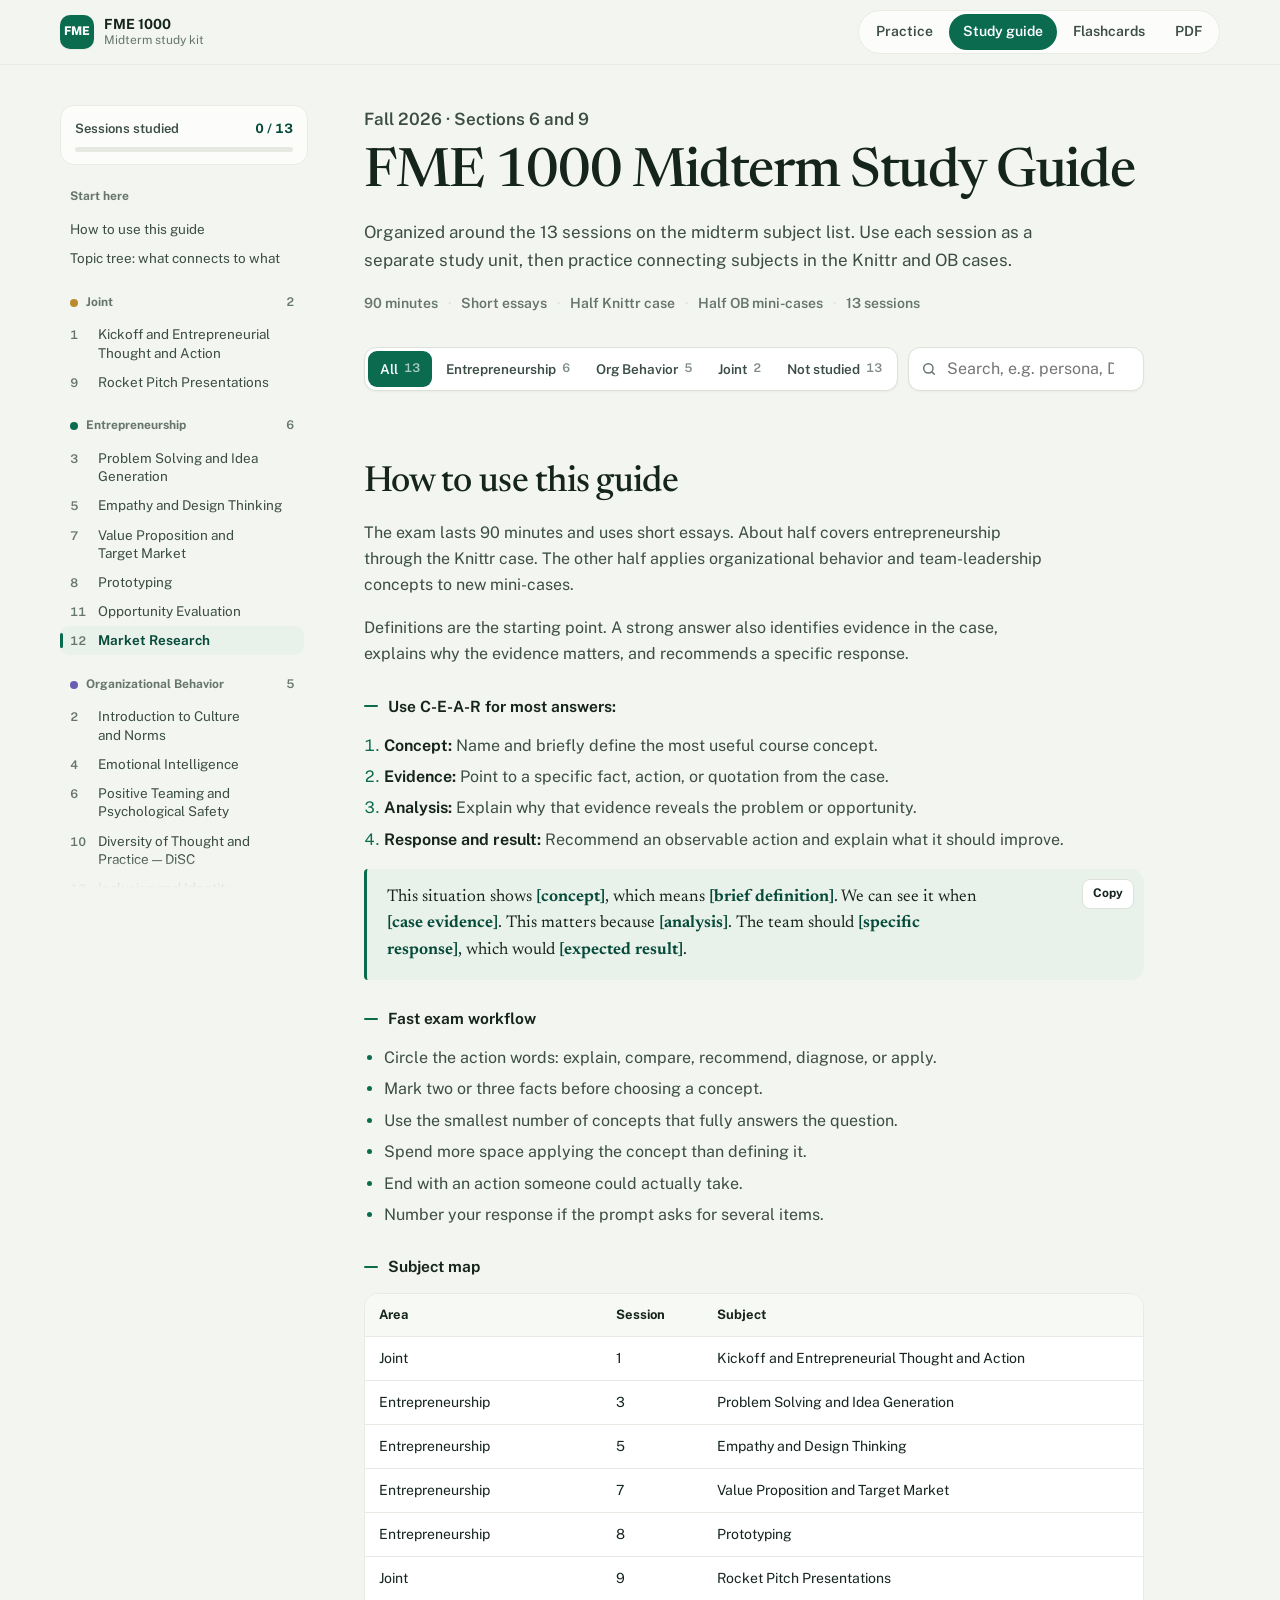
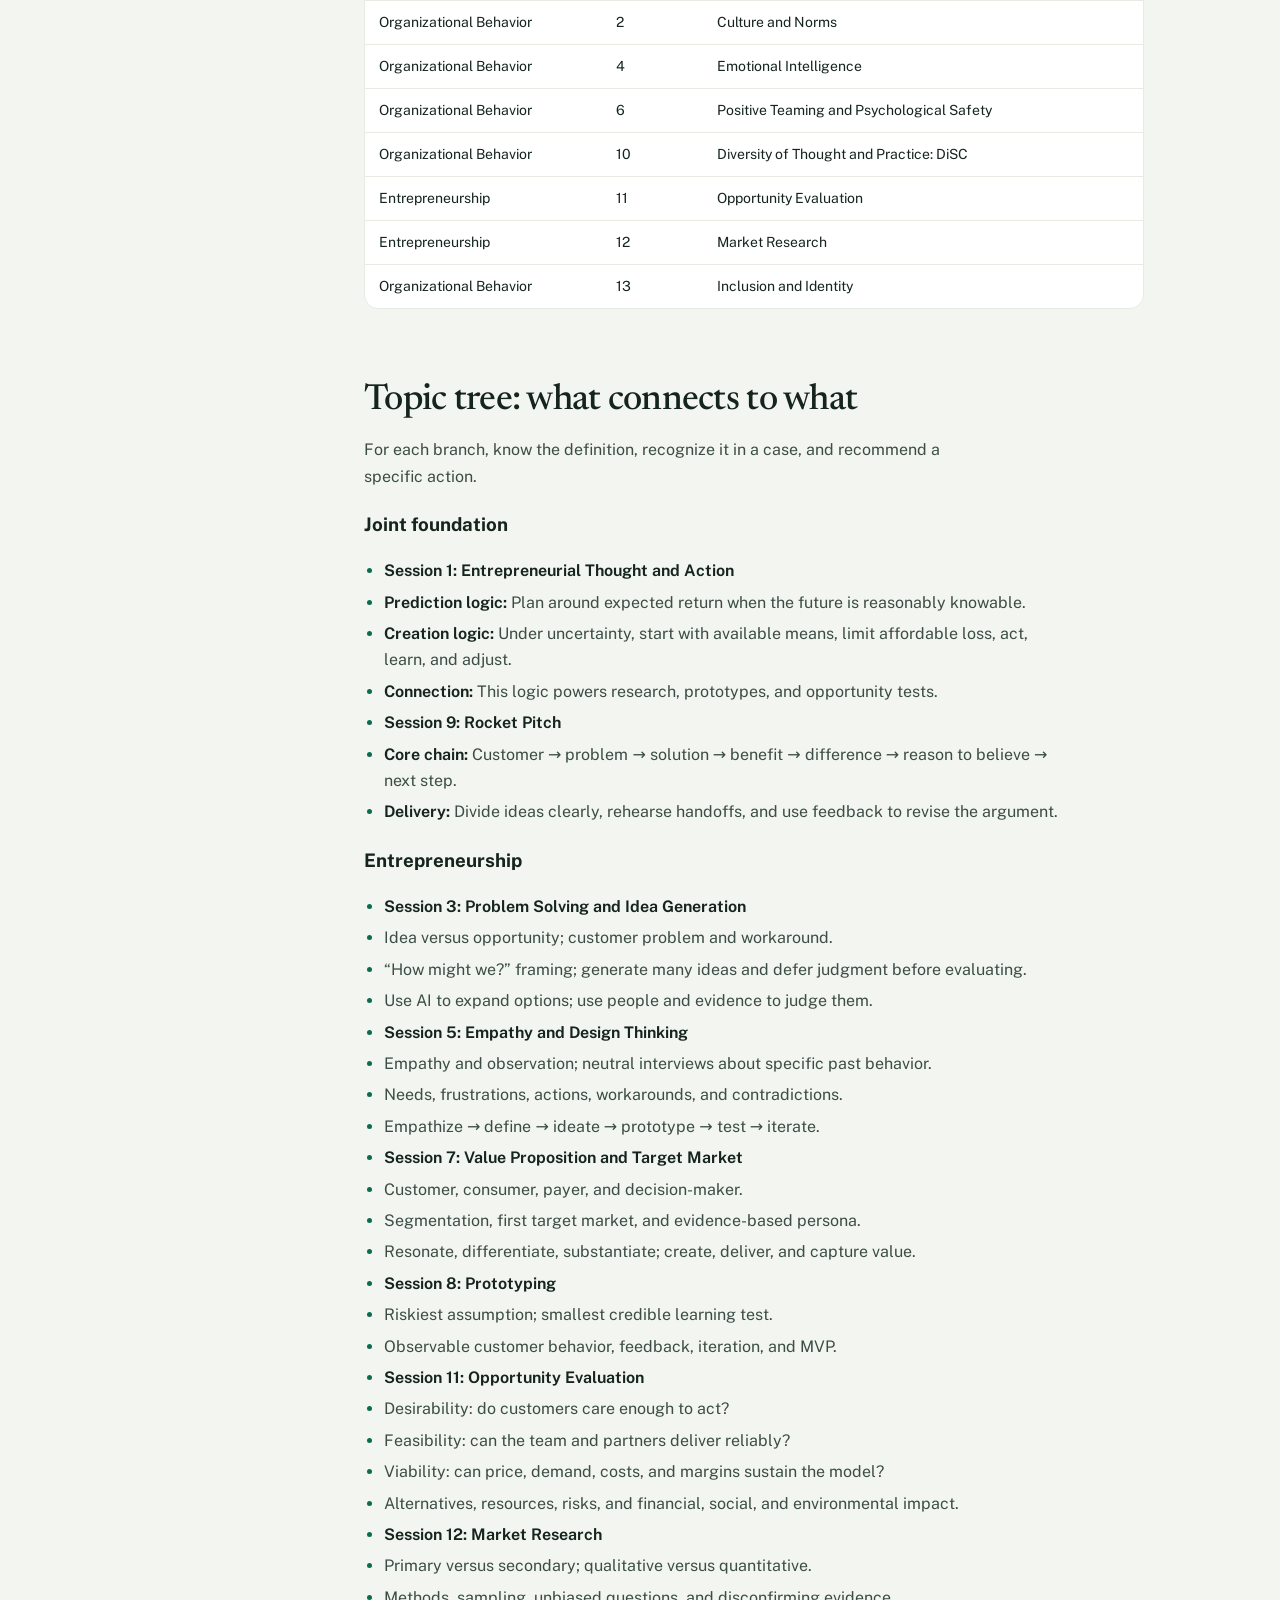
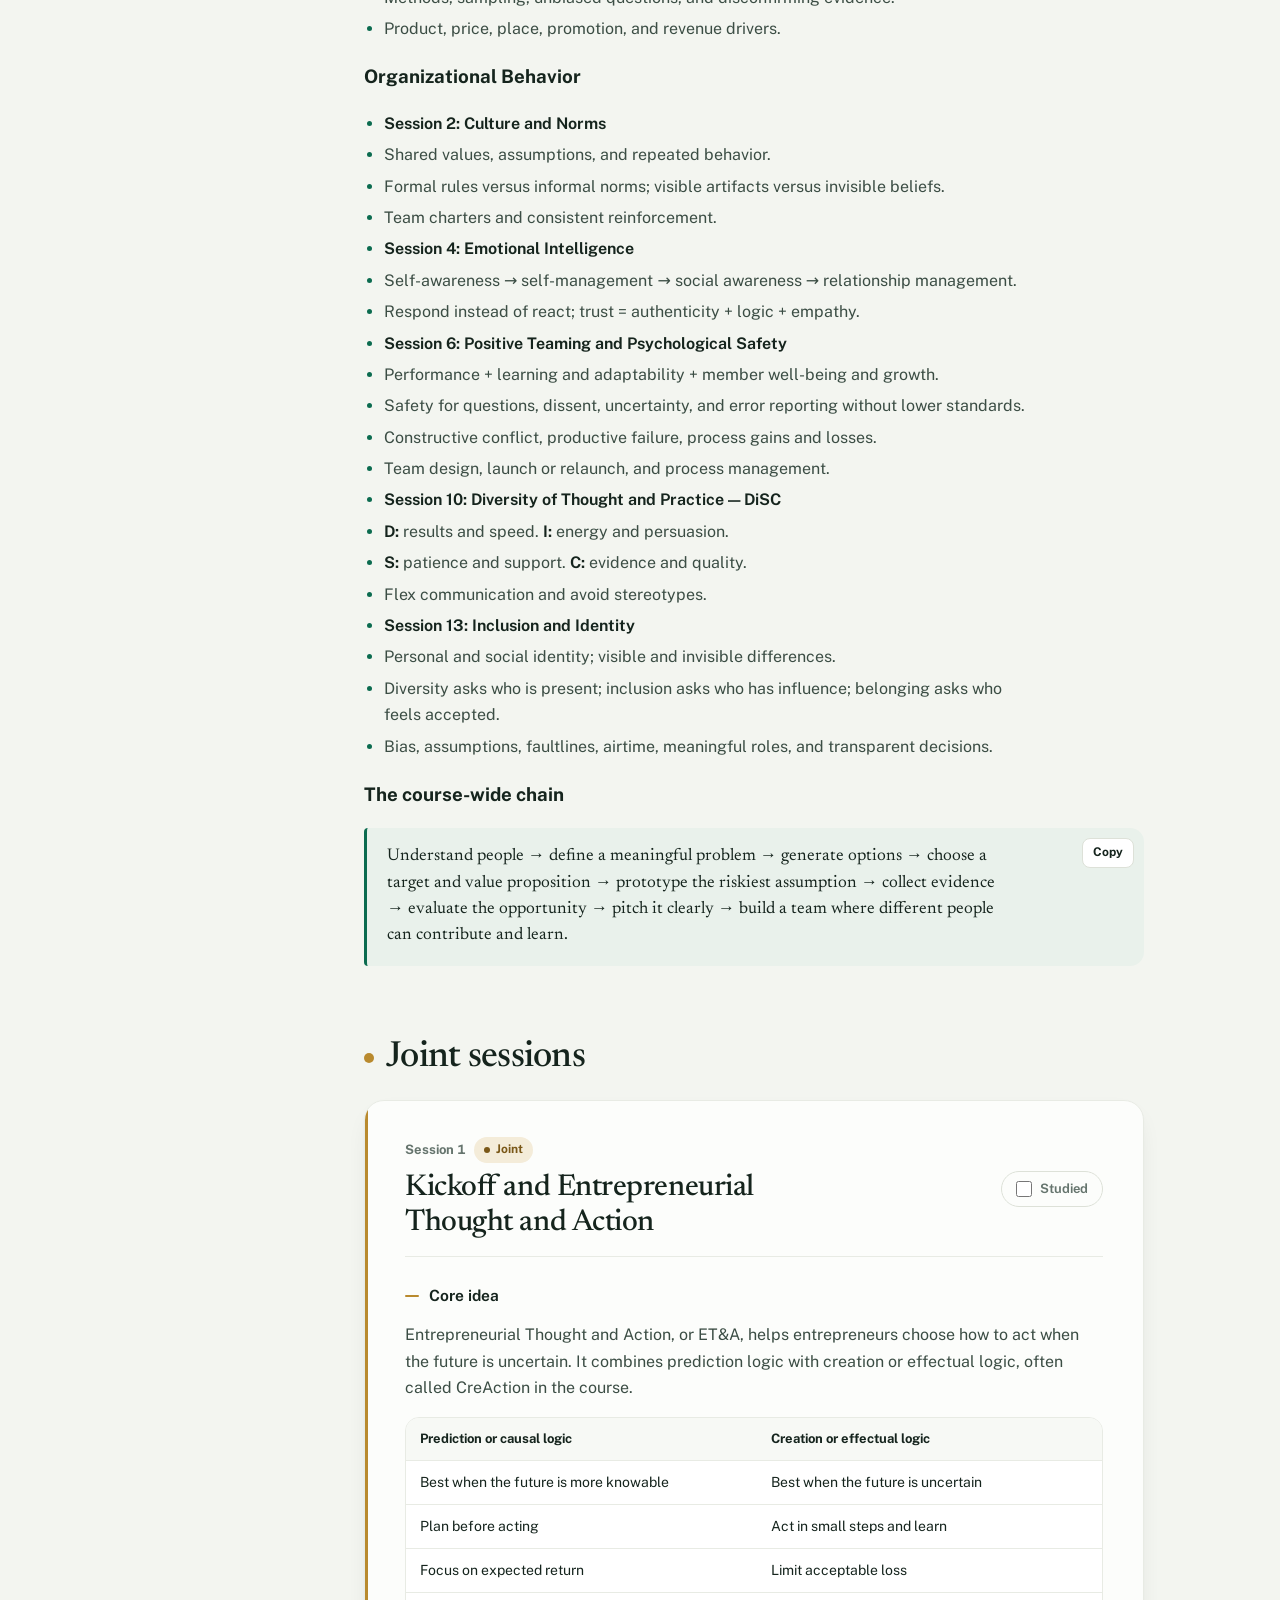
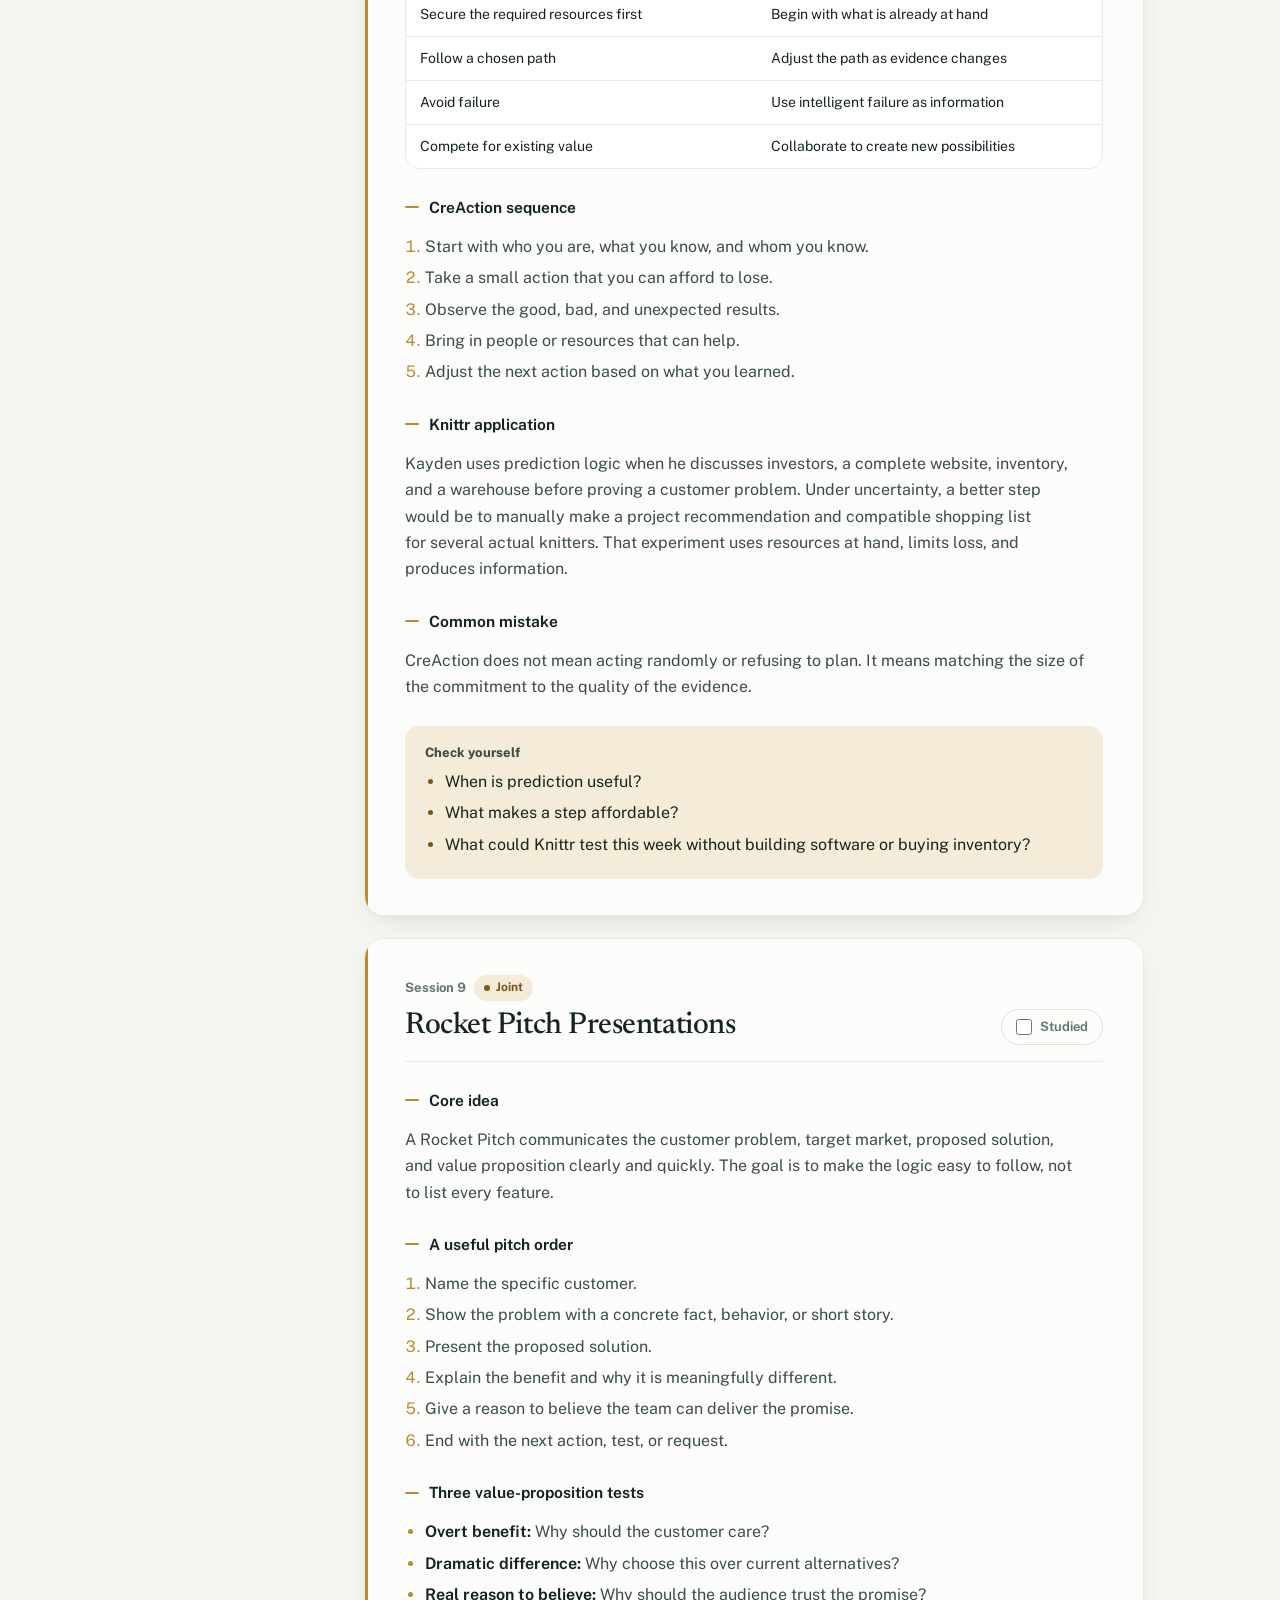
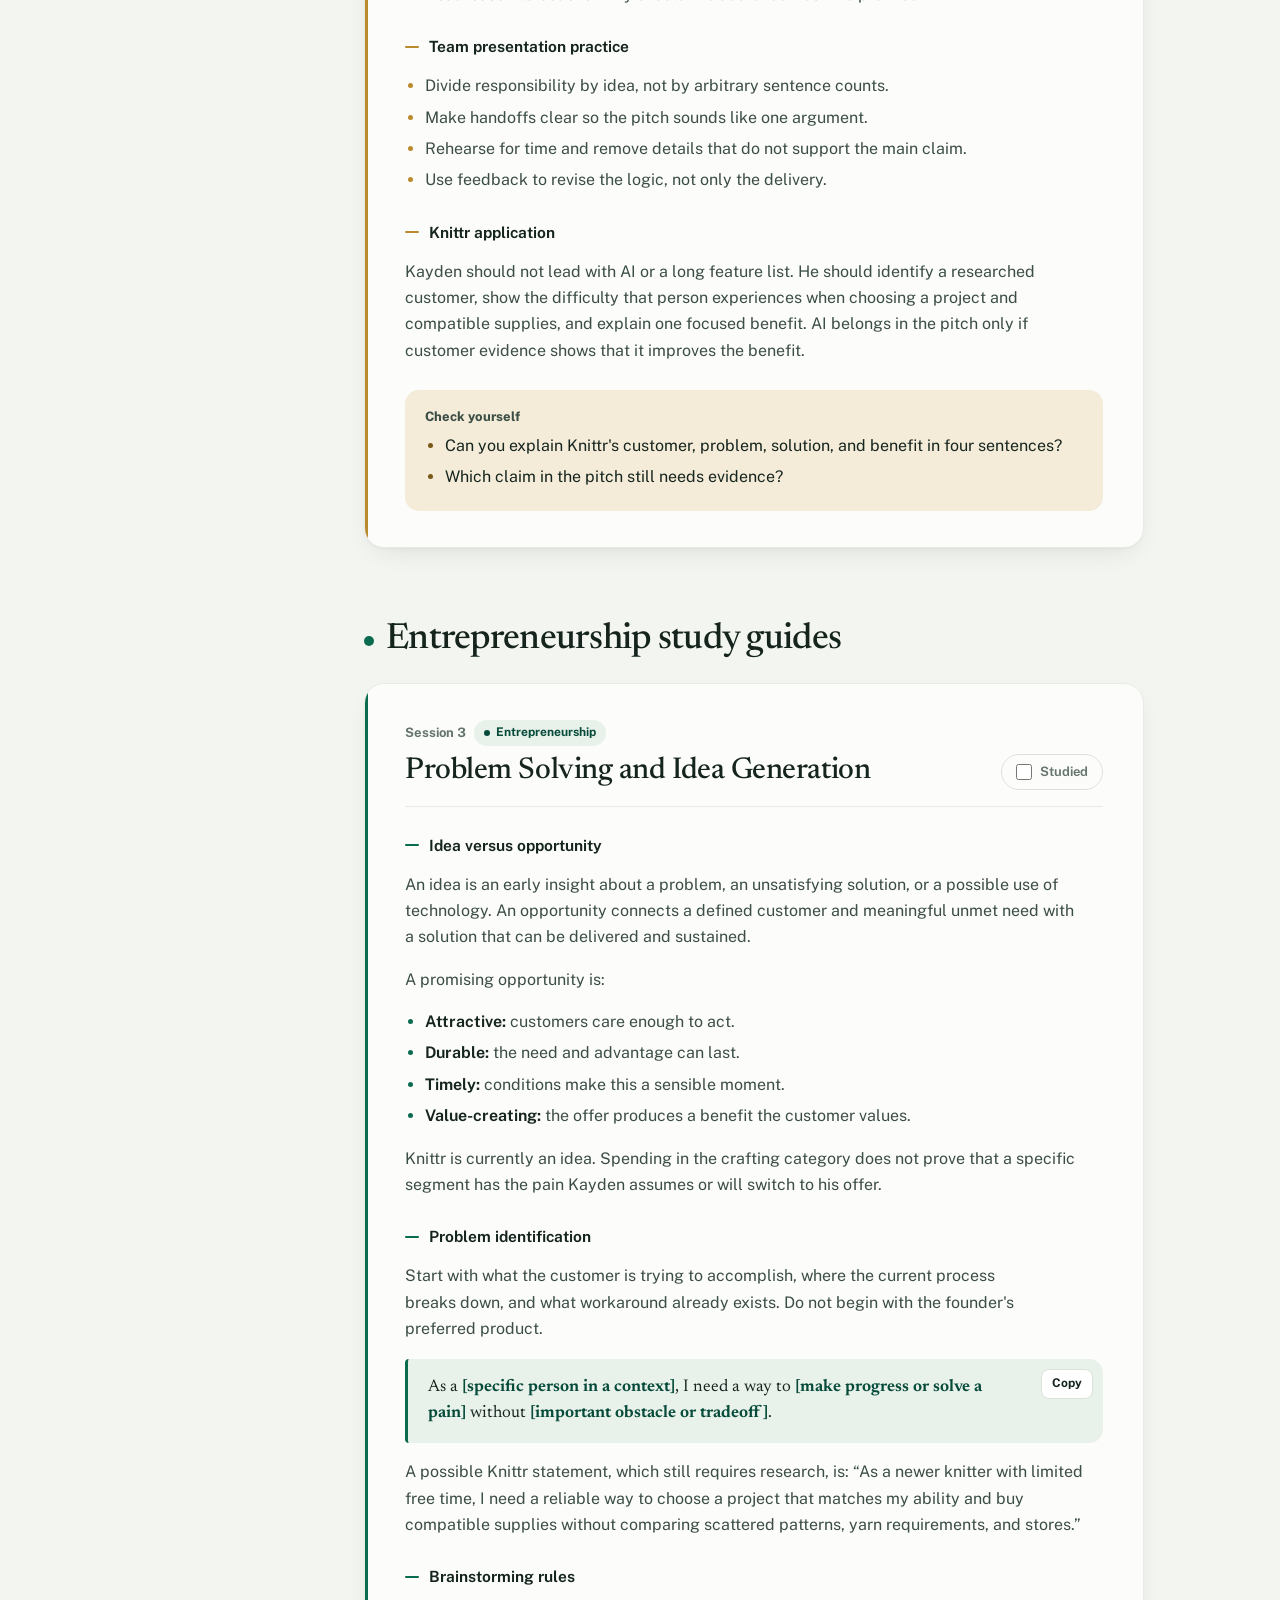
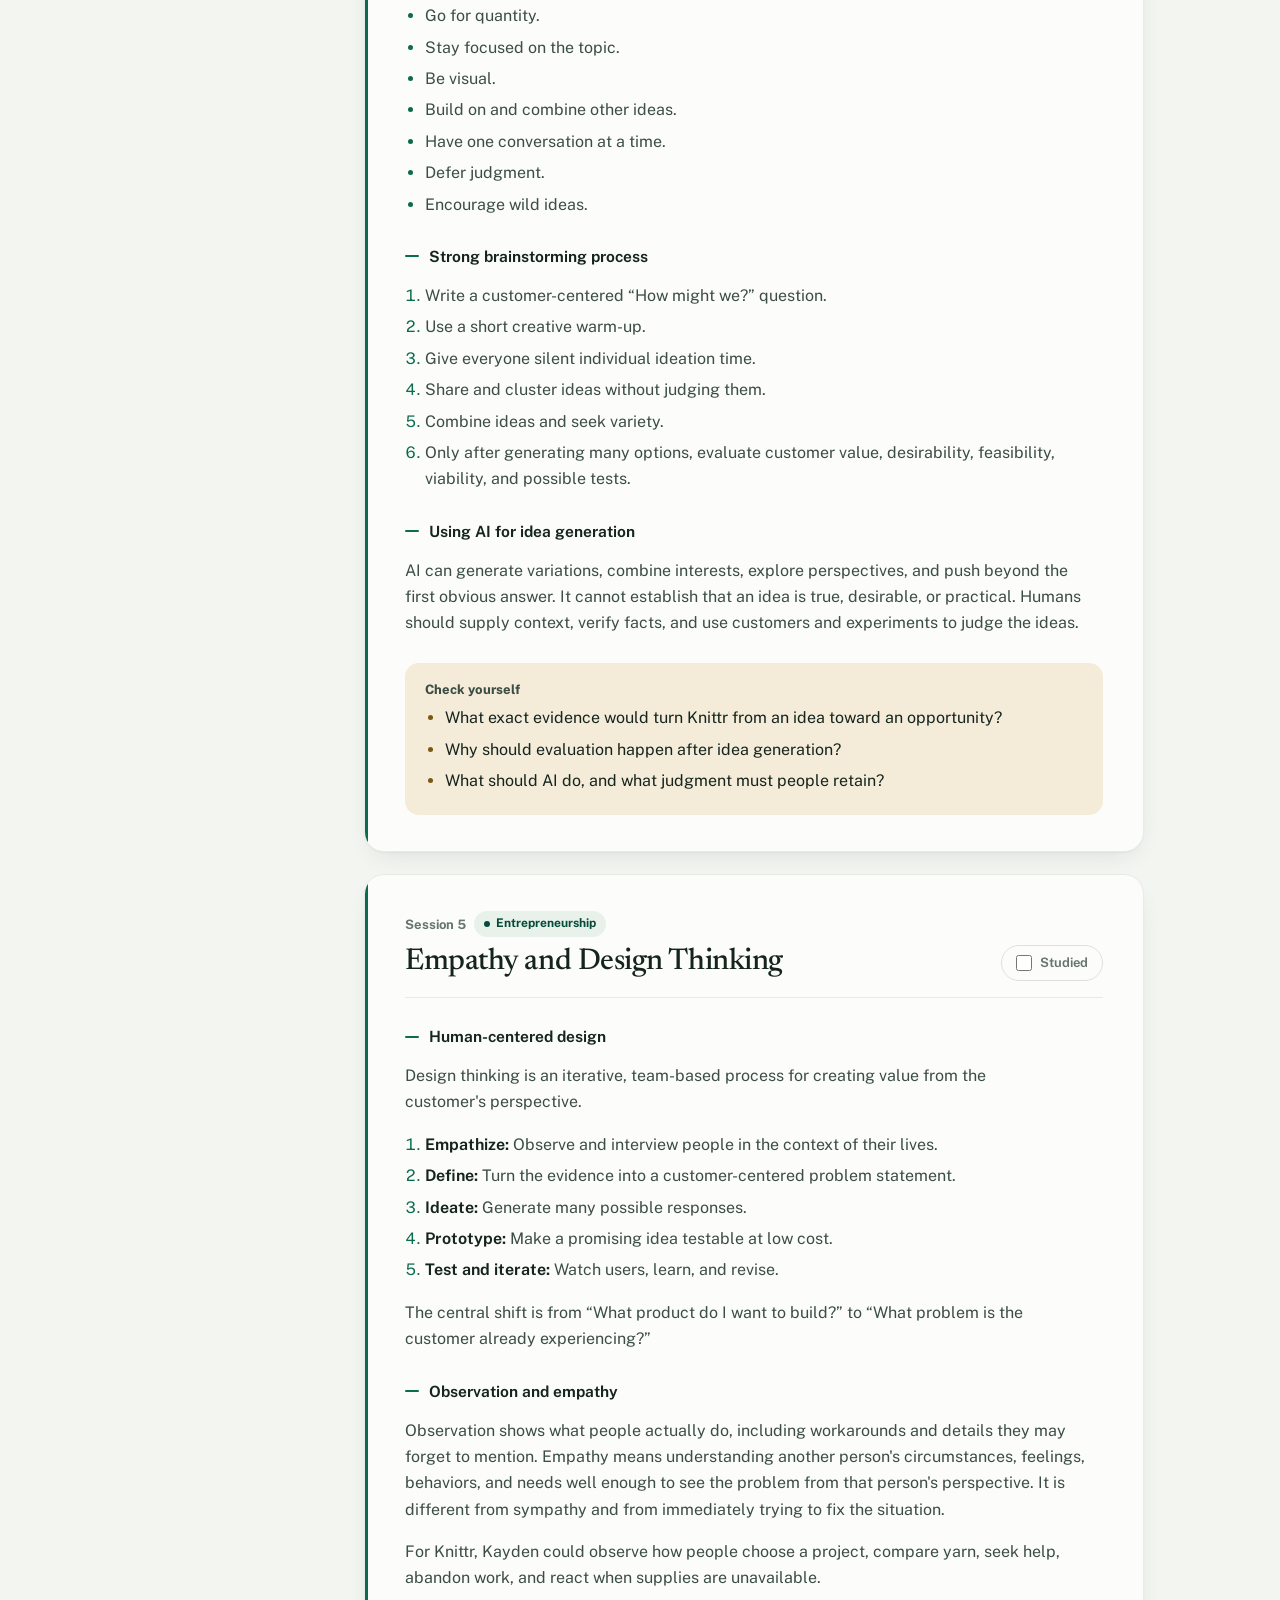
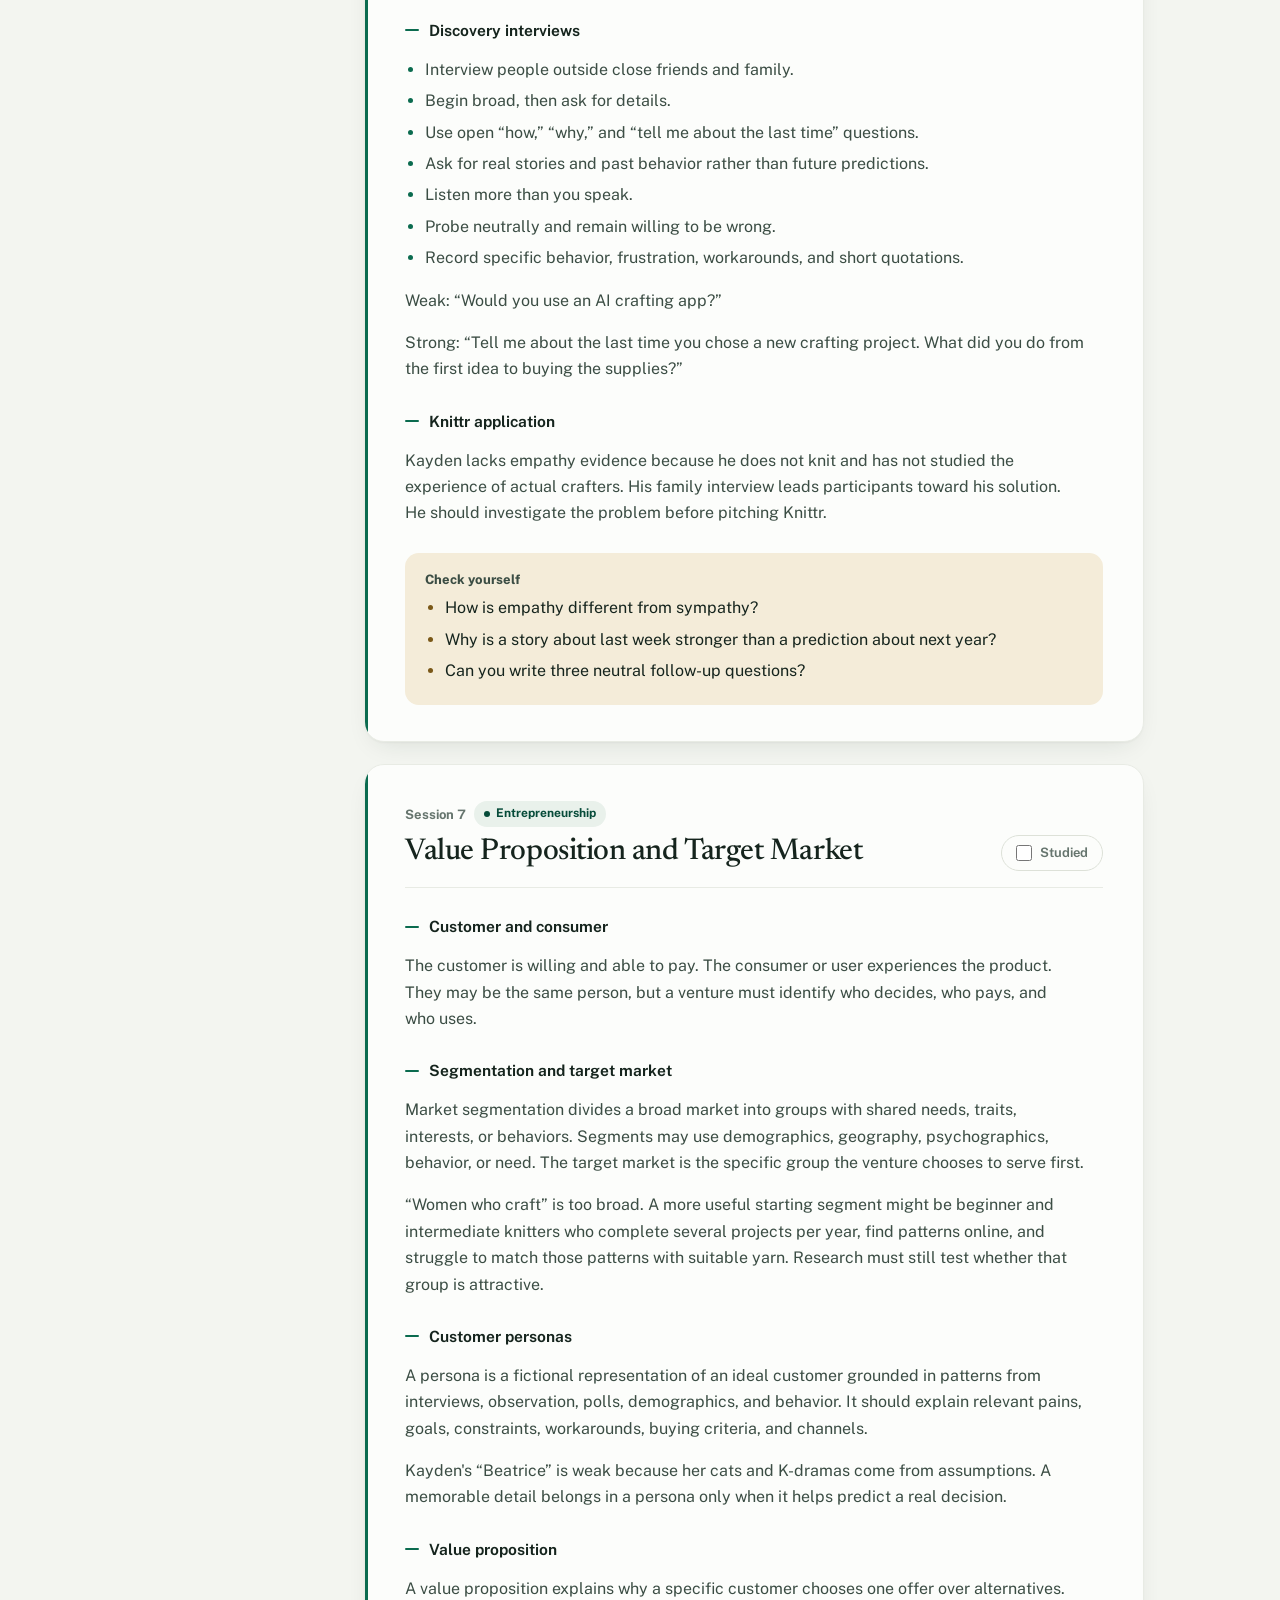
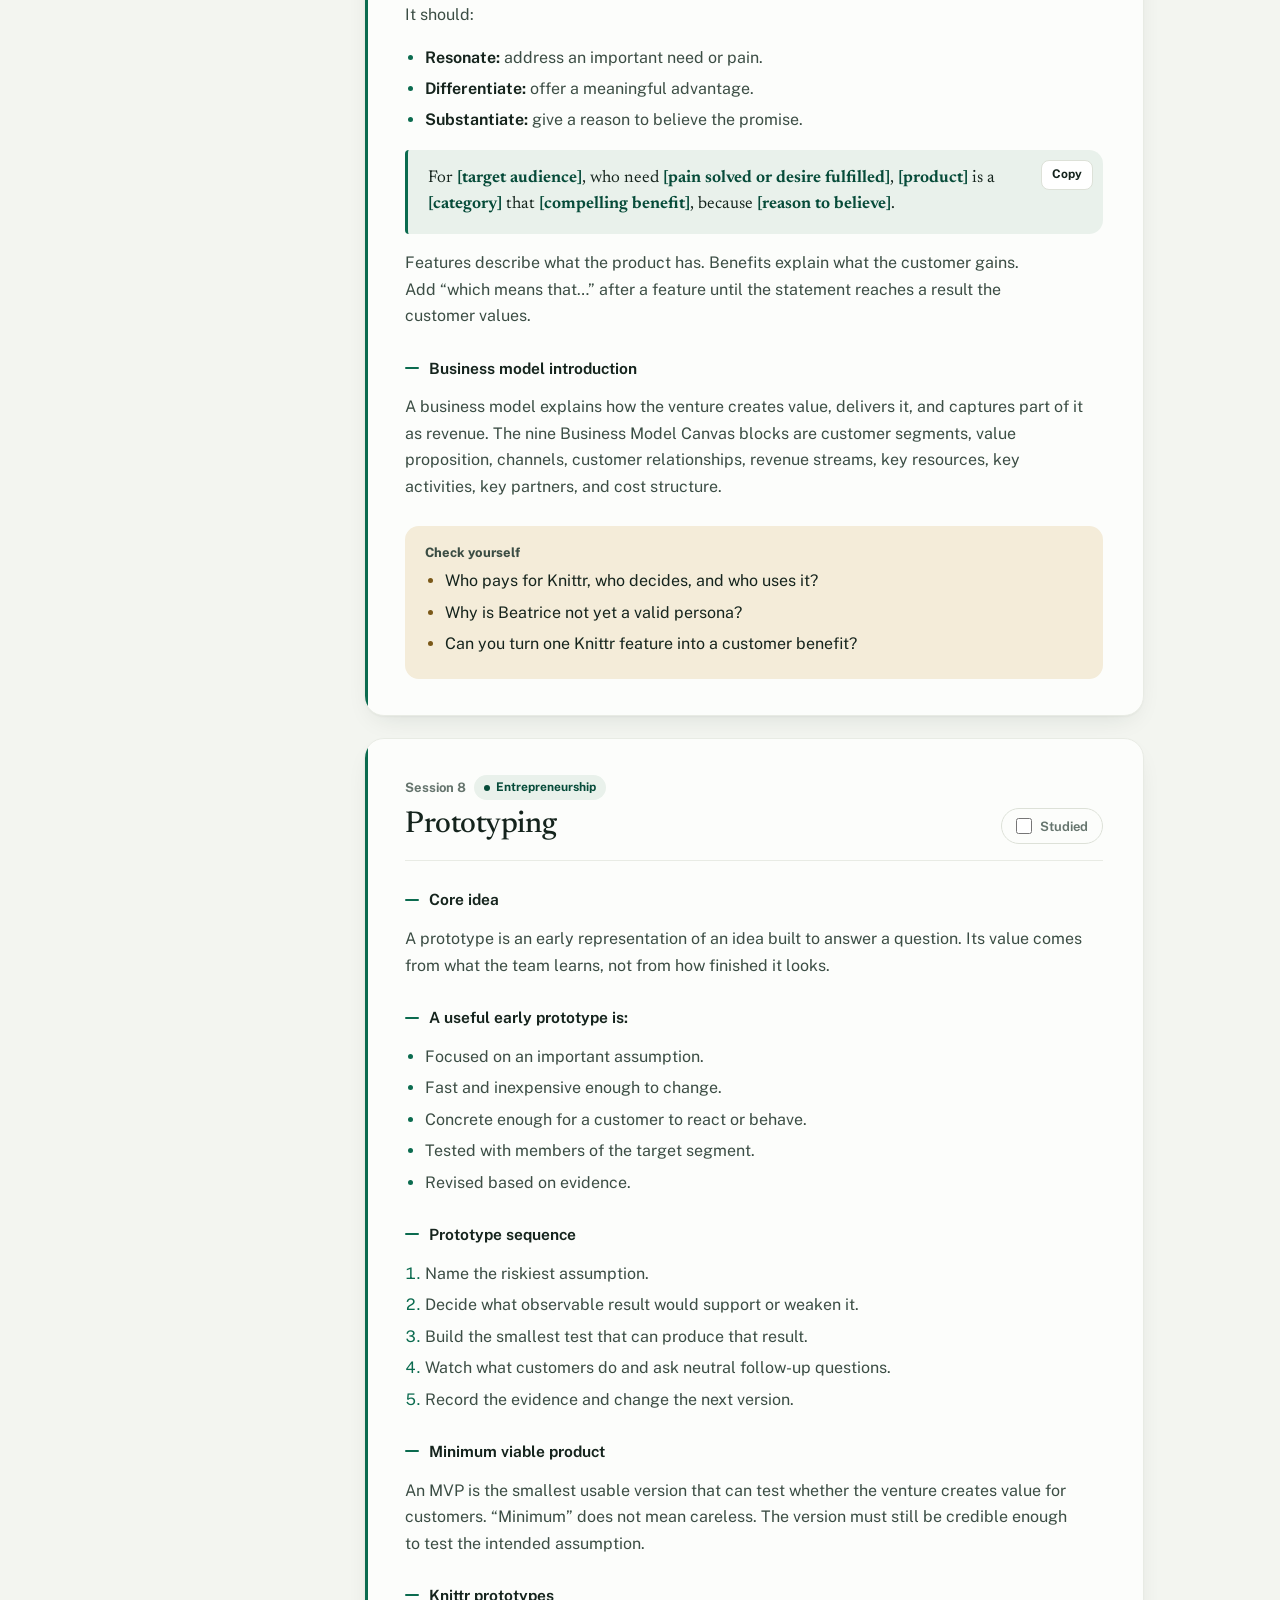
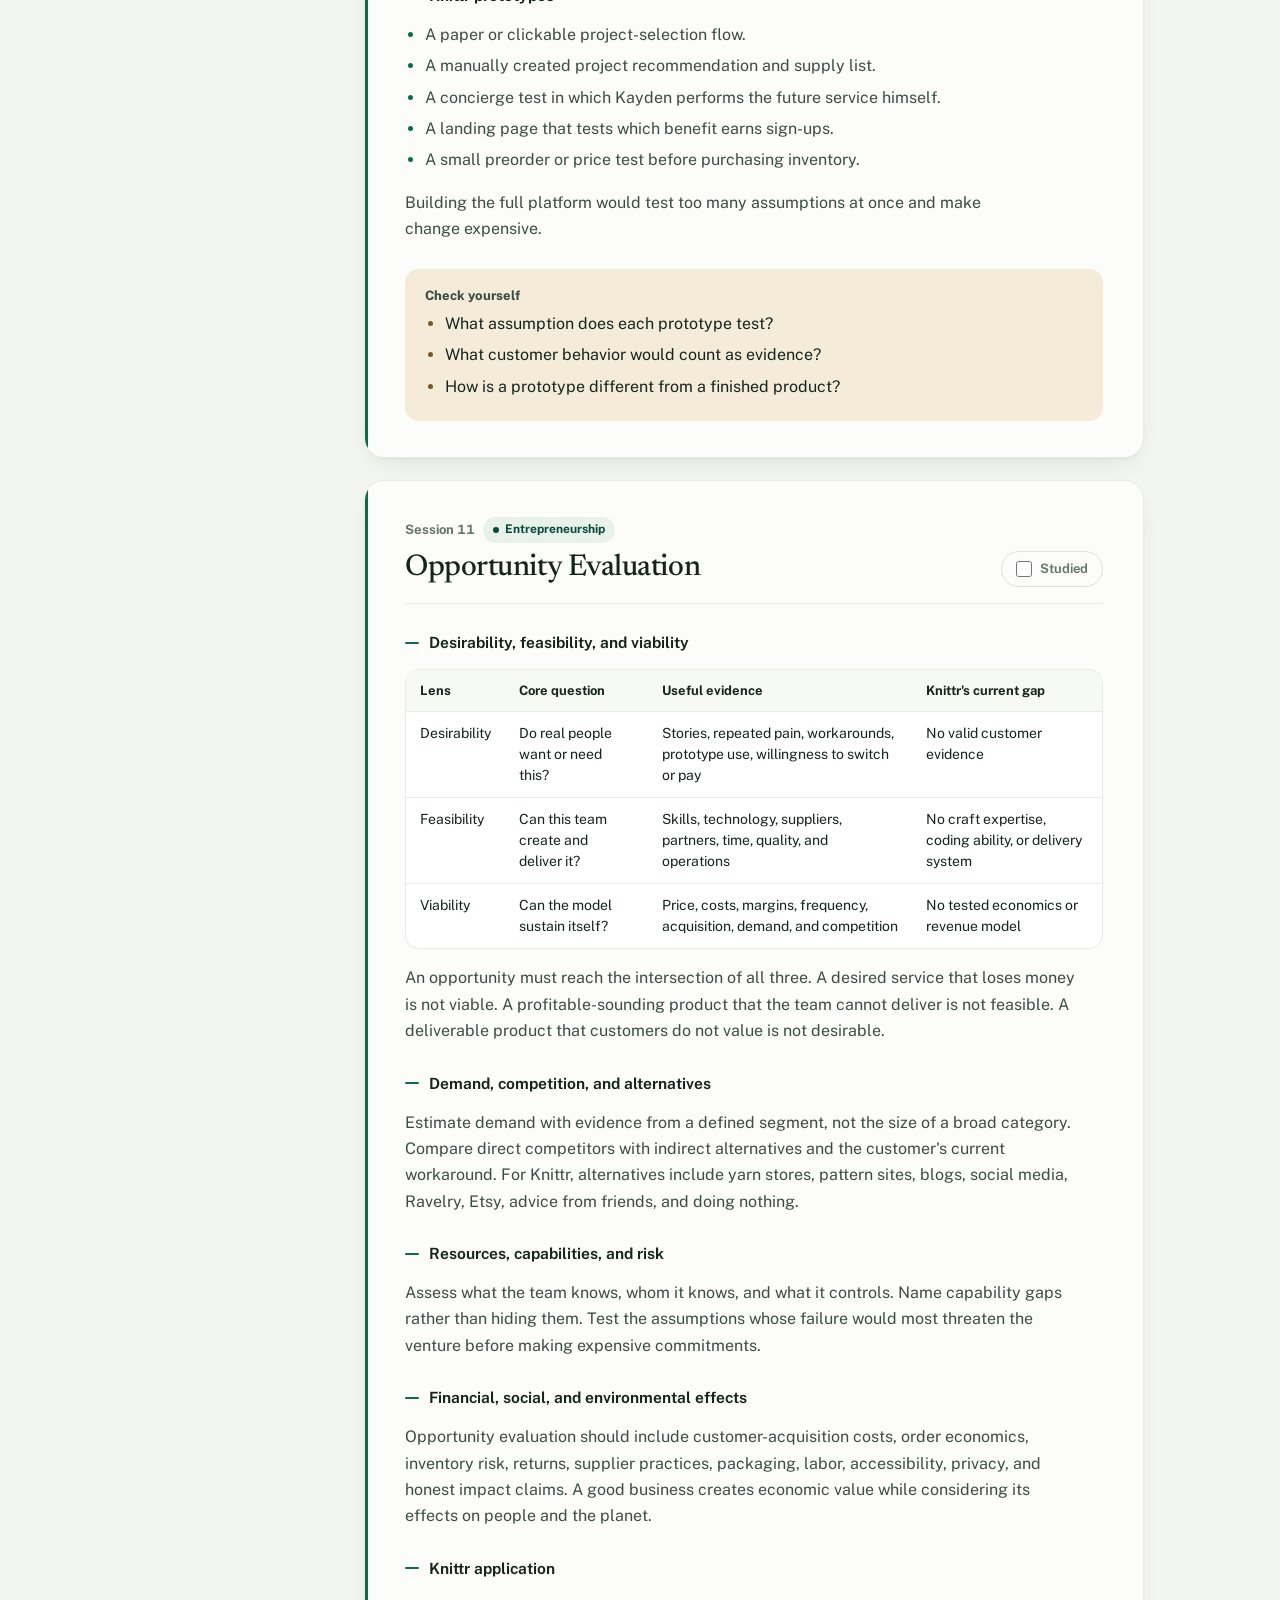
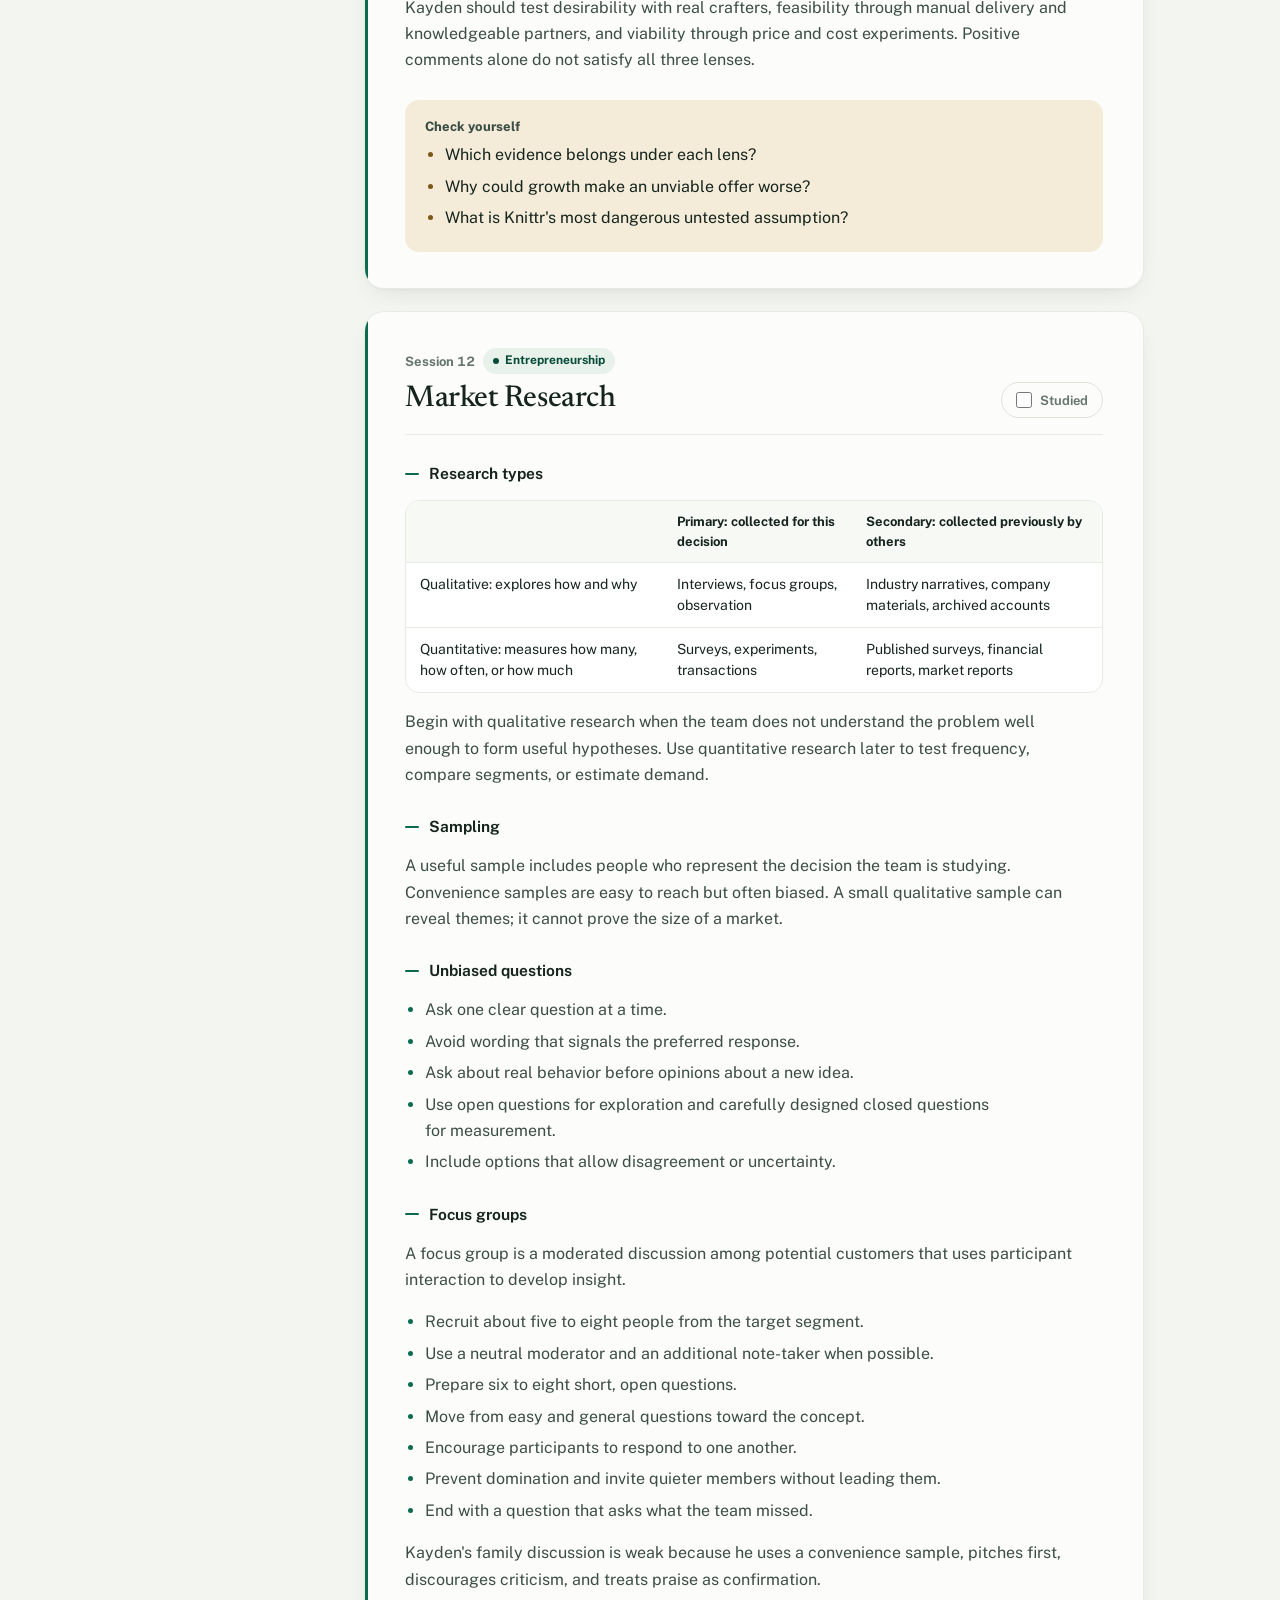
<file: guide.html>
<!doctype html>
<html lang="en">
<head>
  <meta charset="utf-8">
  <meta name="viewport" content="width=device-width, initial-scale=1, viewport-fit=cover">
  <title>FME 1000 Study Guide</title>
  <meta name="description" content="Session-by-session FME 1000 midterm study guide with flashcards, the Knittr cross-reference, and a final self-test.">
  <link rel="preconnect" href="https://fonts.googleapis.com">
  <link rel="preconnect" href="https://fonts.gstatic.com" crossorigin>
  <link rel="stylesheet" href="https://fonts.googleapis.com/css2?family=Newsreader:opsz,wght@6..72,400;6..72,500;6..72,600&family=Public+Sans:wght@400;500;600;700;800&display=swap">
  <link rel="stylesheet" href="./site.css">
  <style>
    /* Layout: the rail is the page outline (Start here → Joint → Entrepreneurship → OB → Review), the column is for reading. */
    .skip { position: absolute; left: -999px; top: 10px; z-index: 50; padding: 8px 14px; border-radius: 10px; background: var(--ink); color: var(--bg); }
    .skip:focus { left: 16px; }

    .layout {
      display: grid; grid-template-columns: 248px minmax(0, 1fr); gap: 56px;
      max-width: 1200px; margin: 0 auto; padding-block: 40px 96px;
      padding-left: max(20px, env(safe-area-inset-left, 0px)); padding-right: max(20px, env(safe-area-inset-right, 0px));
    }
    .content { max-width: 780px; }

    /* Rail */
    .rail { position: sticky; top: calc(var(--topbar) + 20px); align-self: start; }
    .meter { margin-bottom: 14px; padding: 12px 14px; border: 1px solid var(--line-soft); border-radius: 14px; background: var(--glass); }
    .meter-top { display: flex; justify-content: space-between; font-size: 13px; font-weight: 600; color: var(--ink-soft); }
    .meter-top b { font-variant-numeric: tabular-nums; color: var(--green-ink); }
    .bar { height: 5px; margin-top: 8px; border-radius: 999px; background: var(--track); overflow: hidden; }
    .bar div { height: 100%; background: var(--green); border-radius: inherit; transform: scaleX(0); transform-origin: 0 50%; transition: transform .5s var(--ease); }
    .toc-nav {
      max-height: calc(100dvh - var(--topbar) - 130px); overflow-y: auto; overscroll-behavior: contain; padding: 4px 4px 28px 0;
      scrollbar-width: thin; scrollbar-color: var(--line) transparent;
      mask-image: linear-gradient(transparent, #000 10px, #000 calc(100% - 32px), transparent);
    }
    .toc-group { --accent: var(--muted); }
    .toc-group[data-area="joint"] { --accent: var(--joint); }
    .toc-group[data-area="ent"] { --accent: var(--ent); }
    .toc-group[data-area="ob"] { --accent: var(--ob); }
    .toc-label { display: flex; align-items: center; gap: 8px; margin: 16px 0 4px; padding: 4px 10px; color: var(--muted); font-size: 12px; font-weight: 700; text-decoration: none; }
    .toc-group:first-child .toc-label { margin-top: 0; }
    a.toc-label:hover { color: var(--ink); }
    .toc-label .dot { width: 8px; height: 8px; border-radius: 50%; background: var(--accent); }
    .toc-count { margin-left: auto; color: var(--muted); font-weight: 600; font-variant-numeric: tabular-nums; }
    .toc { list-style: none; margin: 0; padding: 0; display: grid; gap: 1px; }
    .toc a {
      position: relative; display: grid; grid-template-columns: 22px 1fr; gap: 6px; align-items: baseline;
      padding: 5px 10px; border-radius: 9px; color: var(--ink-soft); font-size: 13.5px; line-height: 1.35; text-decoration: none;
      transition: background-color .2s var(--ease), color .2s var(--ease);
    }
    .toc-group:not([data-area]) .toc a { display: block; }
    .toc a:hover { background: var(--tint); color: var(--ink); }
    .toc a::before { content: ""; position: absolute; left: 0; top: 7px; bottom: 7px; width: 2.5px; border-radius: 2px; background: var(--accent); opacity: 0; transform: scaleY(.3); transition: opacity .25s var(--ease), transform .25s var(--ease); }
    .toc-group:not([data-area]) .toc a::before { background: var(--green); }
    .toc a.active { background: var(--tint); color: var(--green-ink); font-weight: 650; }
    .toc a.active::before { opacity: 1; transform: none; }
    .toc-num { color: var(--muted); font-size: 12px; font-weight: 600; font-variant-numeric: tabular-nums; }
    .toc a.done .toc-num { color: var(--green); }
    .toc a.done .toc-num::after { content: "✓"; margin-left: 1px; font-size: 10px; }
    .toc li[hidden] { display: none; }
    .rail summary { display: none; }

    /* Intro */
    .intro > * { animation: rise .7s var(--ease) both; }
    .intro > :nth-child(2) { animation-delay: .06s; }
    .intro > :nth-child(3) { animation-delay: .12s; }
    .intro > :nth-child(n+4) { animation-delay: .18s; }
    .eyebrow { margin: 0 0 12px; color: var(--green-ink); font-size: 14px; font-weight: 600; }
    .intro h1 { margin: 0; font: 500 clamp(36px, 4.8vw, 54px)/1.04 var(--serif); letter-spacing: -.025em; }
    .intro p { max-width: 62ch; color: var(--ink-soft); font-size: 17px; }
    .intro .facts { display: flex; flex-wrap: wrap; gap: 6px 0; margin: 18px 0 0; padding: 0; color: var(--muted); font-size: 14px; font-weight: 600; }
    .intro .facts span + span::before { content: "·"; margin: 0 10px; color: var(--line); }

    /* Controls */
    .controls { display: flex; flex-wrap: wrap; gap: 10px; align-items: center; margin: 32px 0 8px; }
    .segmented { display: inline-flex; flex-wrap: wrap; gap: 2px; padding: 3px; border: 1px solid var(--line); border-radius: 12px; background: var(--surface); box-shadow: var(--shadow-sm); }
    .chip { display: inline-flex; align-items: center; gap: 6px; min-height: 36px; padding: 0 12px; border: 0; border-radius: 9px; background: transparent; color: var(--ink-soft); font-size: 13.5px; font-weight: 600; transition: background-color .2s var(--ease), color .2s var(--ease); }
    .chip:hover { background: var(--tint); color: var(--ink); }
    .chip[aria-pressed="true"] { background: var(--green); color: var(--on-green); }
    .chip .count { font-size: 12px; opacity: .65; font-variant-numeric: tabular-nums; }
    .search-wrap { position: relative; flex: 1 1 220px; min-width: 0; }
    .search-wrap svg { position: absolute; left: 13px; top: 50%; width: 16px; height: 16px; transform: translateY(-50%); color: var(--muted); pointer-events: none; }
    .search { width: 100%; min-height: 44px; padding: 0 14px 0 38px; border: 1px solid var(--line); border-radius: 12px; background: var(--surface); box-shadow: var(--shadow-sm); transition: border-color .2s var(--ease), box-shadow .2s var(--ease); }
    .search:focus { outline: none; border-color: var(--green); box-shadow: 0 0 0 4px color-mix(in srgb, var(--green) 16%, transparent); }
    .empty { display: none; margin: 24px 0; padding: 20px; border: 1px dashed var(--line); border-radius: 14px; color: var(--muted); text-align: center; }
    .empty.show { display: block; animation: rise .3s var(--ease); }

    /* Content */
    .part { --accent: var(--green); margin-top: 72px; }
    .part[data-area="joint"] { --accent: var(--joint); }
    .part[data-area="ent"] { --accent: var(--ent); }
    .part[data-area="ob"] { --accent: var(--ob); }
    .part > h2 { display: flex; align-items: center; gap: 12px; margin: 0 0 12px; font: 500 clamp(28px, 3.2vw, 36px)/1.12 var(--serif); letter-spacing: -.02em; }
    .part-sessions > h2::before { content: ""; flex: none; width: 10px; height: 10px; border-radius: 50%; background: var(--accent); }
    .content p, .content li { max-width: 68ch; color: var(--ink-soft); }
    .content strong { color: var(--ink); font-weight: 650; }
    .content h4 { display: flex; align-items: center; gap: 10px; margin: 28px 0 8px; color: var(--ink); font: 650 15.5px/1.35 var(--sans); }
    .content h4::before { content: ""; flex: none; width: 14px; height: 2px; border-radius: 2px; background: var(--accent); }
    .content ul, .content ol { padding-left: 1.25em; }
    .content li { margin: 5px 0; }
    .content li::marker { color: var(--accent); }
    .content code { padding: 1px 6px; border-radius: 6px; background: var(--track); font-size: .88em; }

    .session {
      --accent: inherit; position: relative; overflow: hidden;
      margin-top: 22px; padding: clamp(22px, 3.2vw, 36px) clamp(22px, 3.4vw, 40px);
      border: 1px solid var(--line-soft); border-radius: 20px; background: var(--card); box-shadow: var(--shadow);
    }
    .session::before { content: ""; position: absolute; left: 0; top: 0; bottom: 0; width: 3px; background: var(--accent); }
    .session-head { display: grid; grid-template-columns: 1fr auto; gap: 8px 16px; align-items: start; padding-bottom: 16px; margin-bottom: 4px; border-bottom: 1px solid var(--line-soft); }
    .session-meta { display: flex; gap: 8px; flex-wrap: wrap; align-items: center; grid-column: 1 / -1; }
    .num { color: var(--muted); font-size: 13px; font-weight: 700; font-variant-numeric: tabular-nums; }
    .session h3 { margin: 0; font: 500 clamp(24px, 2.8vw, 30px)/1.16 var(--serif); letter-spacing: -.015em; }
    .studied {
      display: inline-flex; align-items: center; gap: 8px; min-height: 36px; padding: 0 14px; border: 1px solid var(--line); border-radius: 999px;
      color: var(--muted); font-size: 13px; font-weight: 650; cursor: pointer; white-space: nowrap; user-select: none;
      transition: background-color .2s var(--ease), border-color .2s var(--ease), color .2s var(--ease), transform .15s var(--ease);
    }
    .studied:active { transform: scale(.96); }
    .studied input { width: 16px; height: 16px; margin: 0; accent-color: var(--green); }
    .studied:has(input:checked) { border-color: var(--green); background: var(--tint); color: var(--green-ink); }
    .session[hidden], .part[hidden] { display: none; }

    .table-wrap { overflow-x: auto; margin: 16px 0; border: 1px solid var(--line-soft); border-radius: 14px; background: var(--surface); }
    table { width: 100%; border-collapse: collapse; font-size: 14px; line-height: 1.5; }
    th, td { padding: 11px 14px; text-align: left; vertical-align: top; border-bottom: 1px solid var(--line-soft); }
    th { background: var(--surface-alt); color: var(--ink); font-size: 13px; font-weight: 700; }
    tbody tr { transition: background-color .15s var(--ease); }
    tbody tr:hover { background: var(--surface-alt); }
    tr:last-child td { border-bottom: 0; }

    blockquote.template { position: relative; margin: 16px 0; padding: 16px 18px 16px 20px; border-left: 3px solid var(--green); border-radius: 4px 14px 14px 4px; background: var(--tint); }
    blockquote.template p { margin: 0; padding-right: 72px; color: var(--ink); font-family: var(--serif); font-size: 17px; line-height: 1.55; }
    blockquote.template strong { color: var(--green-ink); }
    .copy { position: absolute; top: 10px; right: 10px; min-height: 30px; padding: 0 10px; border: 1px solid var(--line); border-radius: 8px; background: var(--surface); font-size: 12px; font-weight: 700; transition: border-color .2s var(--ease), color .2s var(--ease), transform .15s var(--ease); }
    .copy:hover { border-color: var(--green); color: var(--green-ink); }
    .copy:active { transform: scale(.95); }

    .check { margin-top: 26px; padding: 16px 20px; border-radius: 14px; background: var(--gold-bg); }
    .check-label { margin: 0 0 4px; color: var(--gold-ink); font-size: 13px; font-weight: 750; }
    .check ul { margin: 0; }
    .check li { color: var(--ink); }
    .check li::marker { color: var(--gold-ink); }

    /* Flashcards */
    .deck-controls { display: flex; flex-wrap: wrap; gap: 10px; align-items: center; margin: 16px 0 10px; }
    .deck-controls select { flex: 0 1 320px; min-width: 0; min-height: 44px; padding: 0 12px; border: 1px solid var(--line); border-radius: 12px; background: var(--surface); }
    .deck-count { margin-left: auto; color: var(--muted); font-size: 13px; font-weight: 600; font-variant-numeric: tabular-nums; }
    .deck-bar { margin: 0 0 16px; }
    .flash { display: block; width: 100%; padding: 0; border: 0; border-radius: 22px; background: none; perspective: 1400px; text-align: center; }
    .flash.enter { animation: rise .35s var(--ease); }
    .flash-inner { display: grid; transform-style: preserve-3d; transition: transform .6s var(--ease); }
    .flash.flipped .flash-inner { transform: rotateY(180deg); }
    .face {
      grid-area: 1 / 1; display: grid; place-content: center; justify-items: center; gap: 12px; min-height: 270px; padding: 40px 32px;
      border: 1px solid var(--line-soft); border-radius: 22px; background: var(--card); box-shadow: var(--shadow);
      backface-visibility: hidden; -webkit-backface-visibility: hidden;
    }
    .face.back { transform: rotateY(180deg); background: var(--tint); border-color: color-mix(in srgb, var(--green) 30%, transparent); }
    .flash:hover .face { box-shadow: var(--shadow-lg); }
    .side-label { color: var(--muted); font-size: 13px; font-weight: 650; }
    .term { font: 500 clamp(24px, 3.2vw, 34px)/1.2 var(--serif); letter-spacing: -.015em; text-wrap: balance; }
    .def { max-width: 58ch; color: var(--ink-soft); font-size: 17px; line-height: 1.6; text-wrap: pretty; }
    .flip-hint { color: var(--muted); font-size: 12px; }
    kbd { padding: 1px 6px; border: 1px solid var(--line); border-bottom-width: 2px; border-radius: 6px; background: var(--surface); font: 600 12px var(--sans); }
    .deck-nav { display: flex; justify-content: space-between; gap: 10px; flex-wrap: wrap; margin-top: 16px; }
    .deck-nav .group { display: flex; gap: 8px; flex-wrap: wrap; }
    .hint { color: var(--muted); font-size: 13px; }

    footer { margin-top: 64px; padding-top: 20px; border-top: 1px solid var(--line-soft); color: var(--muted); font-size: 13px; }

    @media (max-width: 900px) {
      .layout { grid-template-columns: minmax(0, 1fr); gap: 0; padding-top: 20px; }
      .rail { position: static; margin-bottom: 20px; }
      .rail details { border: 1px solid var(--line-soft); border-radius: 14px; background: var(--glass); padding: 4px 14px; }
      .rail summary { display: flex; align-items: center; justify-content: space-between; min-height: 44px; font-weight: 700; font-size: 14px; cursor: pointer; list-style: none; }
      .rail summary::-webkit-details-marker { display: none; }
      .rail summary::after { content: ""; width: 8px; height: 8px; border-right: 2px solid var(--muted); border-bottom: 2px solid var(--muted); transform: rotate(45deg) translateY(-2px); transition: transform .25s var(--ease); }
      .rail details[open] summary::after { transform: rotate(-135deg) translateX(-2px); }
      .toc-nav { max-height: none; mask-image: none; padding-bottom: 12px; }
      /* Collapse instantly: an animated collapse moves the page while a tapped link is still scrolling. */
      .rail details::details-content { transition: none; }
    }
    @media (max-width: 560px) {
      .topbar .nav { overflow-x: auto; max-width: 100%; }
      .session-head { grid-template-columns: 1fr; }
      .studied { justify-self: start; }
      .segmented { width: 100%; }
      .chip { flex: 1 1 auto; justify-content: center; }
      blockquote.template p { padding-right: 0; padding-top: 28px; }
      .deck-count { margin-left: 0; }
    }
    @media print {
      .rail, .controls, .copy, .studied, #flashcards { display: none; }
      .layout { display: block; }
      .session { box-shadow: none; break-inside: avoid-page; }
    }
  </style>
</head>
<body>
  <a class="skip" href="#top">Skip to the guide</a>
  <header class="topbar">
    <div class="topbar-inner">
      <a class="brand" href="./index.html"><span class="mark">FME</span><span><strong>FME 1000</strong><span class="sub">Midterm study kit</span></span></a>
      <nav class="nav" aria-label="Site">
        <a href="./index.html">Practice</a>
        <a href="./guide.html" aria-current="page">Study guide</a>
        <a href="./guide.html#flashcards">Flashcards</a>
        <a href="./FME1000_Midterm_Master_Study_Guide.pdf" target="_blank" rel="noopener">PDF</a>
      </nav>
    </div>
    <div class="read-progress" id="read-progress"></div>
  </header>

  <div class="layout">
    <aside class="rail" aria-label="Guide outline">
      <div class="meter">
        <div class="meter-top"><span>Sessions studied</span><b id="studied-count">0 / 13</b></div>
        <div class="bar"><div id="studied-bar"></div></div>
      </div>
      <details id="toc-details" open>
        <summary>Guide outline</summary>
        <nav class="toc-nav" aria-label="Sections"><div class="toc-group"><p class="toc-label">Start here</p><ul class="toc"><li><a href="#how-to-use-this-guide">How to use this guide</a></li><li><a href="#topic-tree-what-connects-to-what">Topic tree: what connects to what</a></li></ul></div><div class="toc-group" data-area="joint"><a class="toc-label" href="#joint-sessions"><span class="dot"></span>Joint<span class="toc-count">2</span></a><ul class="toc"><li><a href="#session-1" data-toc="1"><span class="toc-num">1</span><span class="toc-name">Kickoff and Entrepreneurial Thought and Action</span></a></li><li><a href="#session-9" data-toc="9"><span class="toc-num">9</span><span class="toc-name">Rocket Pitch Presentations</span></a></li></ul></div><div class="toc-group" data-area="ent"><a class="toc-label" href="#entrepreneurship-study-guides"><span class="dot"></span>Entrepreneurship<span class="toc-count">6</span></a><ul class="toc"><li><a href="#session-3" data-toc="3"><span class="toc-num">3</span><span class="toc-name">Problem Solving and Idea Generation</span></a></li><li><a href="#session-5" data-toc="5"><span class="toc-num">5</span><span class="toc-name">Empathy and Design Thinking</span></a></li><li><a href="#session-7" data-toc="7"><span class="toc-num">7</span><span class="toc-name">Value Proposition and Target Market</span></a></li><li><a href="#session-8" data-toc="8"><span class="toc-num">8</span><span class="toc-name">Prototyping</span></a></li><li><a href="#session-11" data-toc="11"><span class="toc-num">11</span><span class="toc-name">Opportunity Evaluation</span></a></li><li><a href="#session-12" data-toc="12"><span class="toc-num">12</span><span class="toc-name">Market Research</span></a></li></ul></div><div class="toc-group" data-area="ob"><a class="toc-label" href="#organizational-behavior-study-guides"><span class="dot"></span>Organizational Behavior<span class="toc-count">5</span></a><ul class="toc"><li><a href="#session-2" data-toc="2"><span class="toc-num">2</span><span class="toc-name">Introduction to Culture and Norms</span></a></li><li><a href="#session-4" data-toc="4"><span class="toc-num">4</span><span class="toc-name">Emotional Intelligence</span></a></li><li><a href="#session-6" data-toc="6"><span class="toc-num">6</span><span class="toc-name">Positive Teaming and Psychological Safety</span></a></li><li><a href="#session-10" data-toc="10"><span class="toc-num">10</span><span class="toc-name">Diversity of Thought and Practice — DiSC</span></a></li><li><a href="#session-13" data-toc="13"><span class="toc-num">13</span><span class="toc-name">Inclusion and Identity</span></a></li></ul></div><div class="toc-group"><p class="toc-label">Review</p><ul class="toc"><li><a href="#knittr-cross-reference-by-subject">Knittr cross-reference by subject</a></li><li><a href="#one-page-rapid-recall">One-page rapid recall</a></li><li><a href="#final-self-test-by-subject">Final self-test by subject</a></li><li><a href="#source-basis">Source basis</a></li><li><a href="#flashcards">Flashcards</a></li></ul></div></nav>
      </details>
    </aside>

    <main class="content" id="top">
      <section class="intro">
        <p class="eyebrow">Fall 2026 · Sections 6 and 9</p>
        <h1>FME 1000 Midterm Study Guide</h1>
        <p>Organized around the 13 sessions on the midterm subject list. Use each session as a separate study unit, then practice connecting subjects in the Knittr and OB cases.</p>
        <p class="facts"><span>90 minutes</span><span>Short essays</span><span>Half Knittr case</span><span>Half OB mini-cases</span><span>13 sessions</span></p>
      </section>

      <div class="controls">
        <div class="segmented" role="group" aria-label="Filter sessions">
          <button class="chip" type="button" data-filter="all" aria-pressed="true">All<span class="count"></span></button>
          <button class="chip" type="button" data-filter="ent" aria-pressed="false">Entrepreneurship<span class="count"></span></button>
          <button class="chip" type="button" data-filter="ob" aria-pressed="false">Org Behavior<span class="count"></span></button>
          <button class="chip" type="button" data-filter="joint" aria-pressed="false">Joint<span class="count"></span></button>
          <button class="chip" type="button" data-filter="todo" aria-pressed="false">Not studied<span class="count"></span></button>
        </div>
        <label class="search-wrap">
          <svg viewBox="0 0 24 24" fill="none" stroke="currentColor" stroke-width="2.2" stroke-linecap="round" aria-hidden="true"><circle cx="11" cy="11" r="7"/><path d="m20 20-3.5-3.5"/></svg>
          <input class="search" id="search" type="search" placeholder="Search, e.g. persona, DiSC, viability" aria-label="Search the guide">
        </label>
      </div>
      <p class="empty" id="empty">No sessions match. Clear the search or pick another filter.</p>

      <section class="part" id="how-to-use-this-guide"><h2>How to use this guide</h2><p>The exam lasts 90 minutes and uses short essays. About half covers entrepreneurship through the Knittr case. The other half applies organizational behavior and team-leadership concepts to new mini-cases.</p>
<p>Definitions are the starting point. A strong answer also identifies evidence in the case, explains why the evidence matters, and recommends a specific response.</p>
<h4>Use C-E-A-R for most answers:</h4>
<ol>
<li><strong>Concept:</strong> Name and briefly define the most useful course concept.</li>
<li><strong>Evidence:</strong> Point to a specific fact, action, or quotation from the case.</li>
<li><strong>Analysis:</strong> Explain why that evidence reveals the problem or opportunity.</li>
<li><strong>Response and result:</strong> Recommend an observable action and explain what it should improve.</li>
</ol>
<blockquote class="template">
<p>This situation shows <strong>[concept]</strong>, which means <strong>[brief definition]</strong>. We can see it when <strong>[case evidence]</strong>. This matters because <strong>[analysis]</strong>. The team should <strong>[specific response]</strong>, which would <strong>[expected result]</strong>.</p>
</blockquote>
<h4>Fast exam workflow</h4>
<ul>
<li>Circle the action words: explain, compare, recommend, diagnose, or apply.</li>
<li>Mark two or three facts before choosing a concept.</li>
<li>Use the smallest number of concepts that fully answers the question.</li>
<li>Spend more space applying the concept than defining it.</li>
<li>End with an action someone could actually take.</li>
<li>Number your response if the prompt asks for several items.</li>
</ul>
<h4>Subject map</h4>
<div class="table-wrap"><table>
<thead>
<tr>
<th>Area</th>
<th>Session</th>
<th>Subject</th>
</tr>
</thead>
<tbody>
<tr>
<td>Joint</td>
<td>1</td>
<td>Kickoff and Entrepreneurial Thought and Action</td>
</tr>
<tr>
<td>Entrepreneurship</td>
<td>3</td>
<td>Problem Solving and Idea Generation</td>
</tr>
<tr>
<td>Entrepreneurship</td>
<td>5</td>
<td>Empathy and Design Thinking</td>
</tr>
<tr>
<td>Entrepreneurship</td>
<td>7</td>
<td>Value Proposition and Target Market</td>
</tr>
<tr>
<td>Entrepreneurship</td>
<td>8</td>
<td>Prototyping</td>
</tr>
<tr>
<td>Joint</td>
<td>9</td>
<td>Rocket Pitch Presentations</td>
</tr>
<tr>
<td>Organizational Behavior</td>
<td>2</td>
<td>Culture and Norms</td>
</tr>
<tr>
<td>Organizational Behavior</td>
<td>4</td>
<td>Emotional Intelligence</td>
</tr>
<tr>
<td>Organizational Behavior</td>
<td>6</td>
<td>Positive Teaming and Psychological Safety</td>
</tr>
<tr>
<td>Organizational Behavior</td>
<td>10</td>
<td>Diversity of Thought and Practice: DiSC</td>
</tr>
<tr>
<td>Entrepreneurship</td>
<td>11</td>
<td>Opportunity Evaluation</td>
</tr>
<tr>
<td>Entrepreneurship</td>
<td>12</td>
<td>Market Research</td>
</tr>
<tr>
<td>Organizational Behavior</td>
<td>13</td>
<td>Inclusion and Identity</td>
</tr>
</tbody>
</table></div></section>
<section class="part" id="topic-tree-what-connects-to-what"><h2>Topic tree: what connects to what</h2><p>For each branch, know the definition, recognize it in a case, and recommend a specific action.</p>
<h3>Joint foundation</h3>
<ul>
<li><strong>Session 1: Entrepreneurial Thought and Action</strong></li>
<li><strong>Prediction logic:</strong> Plan around expected return when the future is reasonably knowable.</li>
<li><strong>Creation logic:</strong> Under uncertainty, start with available means, limit affordable loss, act, learn, and adjust.</li>
<li><strong>Connection:</strong> This logic powers research, prototypes, and opportunity tests.</li>
<li><strong>Session 9: Rocket Pitch</strong></li>
<li><strong>Core chain:</strong> Customer → problem → solution → benefit → difference → reason to believe → next step.</li>
<li><strong>Delivery:</strong> Divide ideas clearly, rehearse handoffs, and use feedback to revise the argument.</li>
</ul>
<h3>Entrepreneurship</h3>
<ul>
<li><strong>Session 3: Problem Solving and Idea Generation</strong></li>
<li>Idea versus opportunity; customer problem and workaround.</li>
<li>“How might we?” framing; generate many ideas and defer judgment before evaluating.</li>
<li>Use AI to expand options; use people and evidence to judge them.</li>
<li><strong>Session 5: Empathy and Design Thinking</strong></li>
<li>Empathy and observation; neutral interviews about specific past behavior.</li>
<li>Needs, frustrations, actions, workarounds, and contradictions.</li>
<li>Empathize → define → ideate → prototype → test → iterate.</li>
<li><strong>Session 7: Value Proposition and Target Market</strong></li>
<li>Customer, consumer, payer, and decision-maker.</li>
<li>Segmentation, first target market, and evidence-based persona.</li>
<li>Resonate, differentiate, substantiate; create, deliver, and capture value.</li>
<li><strong>Session 8: Prototyping</strong></li>
<li>Riskiest assumption; smallest credible learning test.</li>
<li>Observable customer behavior, feedback, iteration, and MVP.</li>
<li><strong>Session 11: Opportunity Evaluation</strong></li>
<li>Desirability: do customers care enough to act?</li>
<li>Feasibility: can the team and partners deliver reliably?</li>
<li>Viability: can price, demand, costs, and margins sustain the model?</li>
<li>Alternatives, resources, risks, and financial, social, and environmental impact.</li>
<li><strong>Session 12: Market Research</strong></li>
<li>Primary versus secondary; qualitative versus quantitative.</li>
<li>Methods, sampling, unbiased questions, and disconfirming evidence.</li>
<li>Product, price, place, promotion, and revenue drivers.</li>
</ul>
<h3>Organizational Behavior</h3>
<ul>
<li><strong>Session 2: Culture and Norms</strong></li>
<li>Shared values, assumptions, and repeated behavior.</li>
<li>Formal rules versus informal norms; visible artifacts versus invisible beliefs.</li>
<li>Team charters and consistent reinforcement.</li>
<li><strong>Session 4: Emotional Intelligence</strong></li>
<li>Self-awareness → self-management → social awareness → relationship management.</li>
<li>Respond instead of react; trust = authenticity + logic + empathy.</li>
<li><strong>Session 6: Positive Teaming and Psychological Safety</strong></li>
<li>Performance + learning and adaptability + member well-being and growth.</li>
<li>Safety for questions, dissent, uncertainty, and error reporting without lower standards.</li>
<li>Constructive conflict, productive failure, process gains and losses.</li>
<li>Team design, launch or relaunch, and process management.</li>
<li><strong>Session 10: Diversity of Thought and Practice — DiSC</strong></li>
<li><strong>D:</strong> results and speed. <strong>I:</strong> energy and persuasion.</li>
<li><strong>S:</strong> patience and support. <strong>C:</strong> evidence and quality.</li>
<li>Flex communication and avoid stereotypes.</li>
<li><strong>Session 13: Inclusion and Identity</strong></li>
<li>Personal and social identity; visible and invisible differences.</li>
<li>Diversity asks who is present; inclusion asks who has influence; belonging asks who feels accepted.</li>
<li>Bias, assumptions, faultlines, airtime, meaningful roles, and transparent decisions.</li>
</ul>
<h3>The course-wide chain</h3>
<blockquote class="template">
<p>Understand people → define a meaningful problem → generate options → choose a target and value proposition → prototype the riskiest assumption → collect evidence → evaluate the opportunity → pitch it clearly → build a team where different people can contribute and learn.</p>
</blockquote></section>
<section class="part part-sessions" id="joint-sessions" data-area="joint"><h2>Joint sessions</h2><article class="session" id="session-1" data-area="joint" data-session="1"><header class="session-head"><div class="session-meta"><span class="num">Session 1</span><span class="area area-joint">Joint</span></div><h3>Kickoff and Entrepreneurial Thought and Action</h3><label class="studied"><input type="checkbox" id="studied-1" data-studied="1"> Studied</label></header><h4>Core idea</h4>
<p>Entrepreneurial Thought and Action, or ET&amp;A, helps entrepreneurs choose how to act when the future is uncertain. It combines prediction logic with creation or effectual logic, often called CreAction in the course.</p>
<div class="table-wrap"><table>
<thead>
<tr>
<th>Prediction or causal logic</th>
<th>Creation or effectual logic</th>
</tr>
</thead>
<tbody>
<tr>
<td>Best when the future is more knowable</td>
<td>Best when the future is uncertain</td>
</tr>
<tr>
<td>Plan before acting</td>
<td>Act in small steps and learn</td>
</tr>
<tr>
<td>Focus on expected return</td>
<td>Limit acceptable loss</td>
</tr>
<tr>
<td>Secure the required resources first</td>
<td>Begin with what is already at hand</td>
</tr>
<tr>
<td>Follow a chosen path</td>
<td>Adjust the path as evidence changes</td>
</tr>
<tr>
<td>Avoid failure</td>
<td>Use intelligent failure as information</td>
</tr>
<tr>
<td>Compete for existing value</td>
<td>Collaborate to create new possibilities</td>
</tr>
</tbody>
</table></div>
<h4>CreAction sequence</h4>
<ol>
<li>Start with who you are, what you know, and whom you know.</li>
<li>Take a small action that you can afford to lose.</li>
<li>Observe the good, bad, and unexpected results.</li>
<li>Bring in people or resources that can help.</li>
<li>Adjust the next action based on what you learned.</li>
</ol>
<h4>Knittr application</h4>
<p>Kayden uses prediction logic when he discusses investors, a complete website, inventory, and a warehouse before proving a customer problem. Under uncertainty, a better step would be to manually make a project recommendation and compatible shopping list for several actual knitters. That experiment uses resources at hand, limits loss, and produces information.</p>
<h4>Common mistake</h4>
<p>CreAction does not mean acting randomly or refusing to plan. It means matching the size of the commitment to the quality of the evidence.</p><aside class="check"><p class="check-label">Check yourself</p><ul>
<li>When is prediction useful?</li>
<li>What makes a step affordable?</li>
<li>What could Knittr test this week without building software or buying inventory?</li>
</ul></aside></article><article class="session" id="session-9" data-area="joint" data-session="9"><header class="session-head"><div class="session-meta"><span class="num">Session 9</span><span class="area area-joint">Joint</span></div><h3>Rocket Pitch Presentations</h3><label class="studied"><input type="checkbox" id="studied-9" data-studied="9"> Studied</label></header><h4>Core idea</h4>
<p>A Rocket Pitch communicates the customer problem, target market, proposed solution, and value proposition clearly and quickly. The goal is to make the logic easy to follow, not to list every feature.</p>
<h4>A useful pitch order</h4>
<ol>
<li>Name the specific customer.</li>
<li>Show the problem with a concrete fact, behavior, or short story.</li>
<li>Present the proposed solution.</li>
<li>Explain the benefit and why it is meaningfully different.</li>
<li>Give a reason to believe the team can deliver the promise.</li>
<li>End with the next action, test, or request.</li>
</ol>
<h4>Three value-proposition tests</h4>
<ul>
<li><strong>Overt benefit:</strong> Why should the customer care?</li>
<li><strong>Dramatic difference:</strong> Why choose this over current alternatives?</li>
<li><strong>Real reason to believe:</strong> Why should the audience trust the promise?</li>
</ul>
<h4>Team presentation practice</h4>
<ul>
<li>Divide responsibility by idea, not by arbitrary sentence counts.</li>
<li>Make handoffs clear so the pitch sounds like one argument.</li>
<li>Rehearse for time and remove details that do not support the main claim.</li>
<li>Use feedback to revise the logic, not only the delivery.</li>
</ul>
<h4>Knittr application</h4>
<p>Kayden should not lead with AI or a long feature list. He should identify a researched customer, show the difficulty that person experiences when choosing a project and compatible supplies, and explain one focused benefit. AI belongs in the pitch only if customer evidence shows that it improves the benefit.</p><aside class="check"><p class="check-label">Check yourself</p><ul>
<li>Can you explain Knittr's customer, problem, solution, and benefit in four sentences?</li>
<li>Which claim in the pitch still needs evidence?</li>
</ul></aside></article></section>
<section class="part part-sessions" id="entrepreneurship-study-guides" data-area="ent"><h2>Entrepreneurship study guides</h2><article class="session" id="session-3" data-area="ent" data-session="3"><header class="session-head"><div class="session-meta"><span class="num">Session 3</span><span class="area area-ent">Entrepreneurship</span></div><h3>Problem Solving and Idea Generation</h3><label class="studied"><input type="checkbox" id="studied-3" data-studied="3"> Studied</label></header><h4>Idea versus opportunity</h4>
<p>An idea is an early insight about a problem, an unsatisfying solution, or a possible use of technology. An opportunity connects a defined customer and meaningful unmet need with a solution that can be delivered and sustained.</p>
<p>A promising opportunity is:</p>
<ul>
<li><strong>Attractive:</strong> customers care enough to act.</li>
<li><strong>Durable:</strong> the need and advantage can last.</li>
<li><strong>Timely:</strong> conditions make this a sensible moment.</li>
<li><strong>Value-creating:</strong> the offer produces a benefit the customer values.</li>
</ul>
<p>Knittr is currently an idea. Spending in the crafting category does not prove that a specific segment has the pain Kayden assumes or will switch to his offer.</p>
<h4>Problem identification</h4>
<p>Start with what the customer is trying to accomplish, where the current process breaks down, and what workaround already exists. Do not begin with the founder's preferred product.</p>
<blockquote class="template">
<p>As a <strong>[specific person in a context]</strong>, I need a way to <strong>[make progress or solve a pain]</strong> without <strong>[important obstacle or tradeoff]</strong>.</p>
</blockquote>
<p>A possible Knittr statement, which still requires research, is: “As a newer knitter with limited free time, I need a reliable way to choose a project that matches my ability and buy compatible supplies without comparing scattered patterns, yarn requirements, and stores.”</p>
<h4>Brainstorming rules</h4>
<ul>
<li>Go for quantity.</li>
<li>Stay focused on the topic.</li>
<li>Be visual.</li>
<li>Build on and combine other ideas.</li>
<li>Have one conversation at a time.</li>
<li>Defer judgment.</li>
<li>Encourage wild ideas.</li>
</ul>
<h4>Strong brainstorming process</h4>
<ol>
<li>Write a customer-centered “How might we?” question.</li>
<li>Use a short creative warm-up.</li>
<li>Give everyone silent individual ideation time.</li>
<li>Share and cluster ideas without judging them.</li>
<li>Combine ideas and seek variety.</li>
<li>Only after generating many options, evaluate customer value, desirability, feasibility, viability, and possible tests.</li>
</ol>
<h4>Using AI for idea generation</h4>
<p>AI can generate variations, combine interests, explore perspectives, and push beyond the first obvious answer. It cannot establish that an idea is true, desirable, or practical. Humans should supply context, verify facts, and use customers and experiments to judge the ideas.</p><aside class="check"><p class="check-label">Check yourself</p><ul>
<li>What exact evidence would turn Knittr from an idea toward an opportunity?</li>
<li>Why should evaluation happen after idea generation?</li>
<li>What should AI do, and what judgment must people retain?</li>
</ul></aside></article><article class="session" id="session-5" data-area="ent" data-session="5"><header class="session-head"><div class="session-meta"><span class="num">Session 5</span><span class="area area-ent">Entrepreneurship</span></div><h3>Empathy and Design Thinking</h3><label class="studied"><input type="checkbox" id="studied-5" data-studied="5"> Studied</label></header><h4>Human-centered design</h4>
<p>Design thinking is an iterative, team-based process for creating value from the customer's perspective.</p>
<ol>
<li><strong>Empathize:</strong> Observe and interview people in the context of their lives.</li>
<li><strong>Define:</strong> Turn the evidence into a customer-centered problem statement.</li>
<li><strong>Ideate:</strong> Generate many possible responses.</li>
<li><strong>Prototype:</strong> Make a promising idea testable at low cost.</li>
<li><strong>Test and iterate:</strong> Watch users, learn, and revise.</li>
</ol>
<p>The central shift is from “What product do I want to build?” to “What problem is the customer already experiencing?”</p>
<h4>Observation and empathy</h4>
<p>Observation shows what people actually do, including workarounds and details they may forget to mention. Empathy means understanding another person's circumstances, feelings, behaviors, and needs well enough to see the problem from that person's perspective. It is different from sympathy and from immediately trying to fix the situation.</p>
<p>For Knittr, Kayden could observe how people choose a project, compare yarn, seek help, abandon work, and react when supplies are unavailable.</p>
<h4>Discovery interviews</h4>
<ul>
<li>Interview people outside close friends and family.</li>
<li>Begin broad, then ask for details.</li>
<li>Use open “how,” “why,” and “tell me about the last time” questions.</li>
<li>Ask for real stories and past behavior rather than future predictions.</li>
<li>Listen more than you speak.</li>
<li>Probe neutrally and remain willing to be wrong.</li>
<li>Record specific behavior, frustration, workarounds, and short quotations.</li>
</ul>
<p>Weak: “Would you use an AI crafting app?”</p>
<p>Strong: “Tell me about the last time you chose a new crafting project. What did you do from the first idea to buying the supplies?”</p>
<h4>Knittr application</h4>
<p>Kayden lacks empathy evidence because he does not knit and has not studied the experience of actual crafters. His family interview leads participants toward his solution. He should investigate the problem before pitching Knittr.</p><aside class="check"><p class="check-label">Check yourself</p><ul>
<li>How is empathy different from sympathy?</li>
<li>Why is a story about last week stronger than a prediction about next year?</li>
<li>Can you write three neutral follow-up questions?</li>
</ul></aside></article><article class="session" id="session-7" data-area="ent" data-session="7"><header class="session-head"><div class="session-meta"><span class="num">Session 7</span><span class="area area-ent">Entrepreneurship</span></div><h3>Value Proposition and Target Market</h3><label class="studied"><input type="checkbox" id="studied-7" data-studied="7"> Studied</label></header><h4>Customer and consumer</h4>
<p>The customer is willing and able to pay. The consumer or user experiences the product. They may be the same person, but a venture must identify who decides, who pays, and who uses.</p>
<h4>Segmentation and target market</h4>
<p>Market segmentation divides a broad market into groups with shared needs, traits, interests, or behaviors. Segments may use demographics, geography, psychographics, behavior, or need. The target market is the specific group the venture chooses to serve first.</p>
<p>“Women who craft” is too broad. A more useful starting segment might be beginner and intermediate knitters who complete several projects per year, find patterns online, and struggle to match those patterns with suitable yarn. Research must still test whether that group is attractive.</p>
<h4>Customer personas</h4>
<p>A persona is a fictional representation of an ideal customer grounded in patterns from interviews, observation, polls, demographics, and behavior. It should explain relevant pains, goals, constraints, workarounds, buying criteria, and channels.</p>
<p>Kayden's “Beatrice” is weak because her cats and K-dramas come from assumptions. A memorable detail belongs in a persona only when it helps predict a real decision.</p>
<h4>Value proposition</h4>
<p>A value proposition explains why a specific customer chooses one offer over alternatives. It should:</p>
<ul>
<li><strong>Resonate:</strong> address an important need or pain.</li>
<li><strong>Differentiate:</strong> offer a meaningful advantage.</li>
<li><strong>Substantiate:</strong> give a reason to believe the promise.</li>
</ul>
<blockquote class="template">
<p>For <strong>[target audience]</strong>, who need <strong>[pain solved or desire fulfilled]</strong>, <strong>[product]</strong> is a <strong>[category]</strong> that <strong>[compelling benefit]</strong>, because <strong>[reason to believe]</strong>.</p>
</blockquote>
<p>Features describe what the product has. Benefits explain what the customer gains. Add “which means that…” after a feature until the statement reaches a result the customer values.</p>
<h4>Business model introduction</h4>
<p>A business model explains how the venture creates value, delivers it, and captures part of it as revenue. The nine Business Model Canvas blocks are customer segments, value proposition, channels, customer relationships, revenue streams, key resources, key activities, key partners, and cost structure.</p><aside class="check"><p class="check-label">Check yourself</p><ul>
<li>Who pays for Knittr, who decides, and who uses it?</li>
<li>Why is Beatrice not yet a valid persona?</li>
<li>Can you turn one Knittr feature into a customer benefit?</li>
</ul></aside></article><article class="session" id="session-8" data-area="ent" data-session="8"><header class="session-head"><div class="session-meta"><span class="num">Session 8</span><span class="area area-ent">Entrepreneurship</span></div><h3>Prototyping</h3><label class="studied"><input type="checkbox" id="studied-8" data-studied="8"> Studied</label></header><h4>Core idea</h4>
<p>A prototype is an early representation of an idea built to answer a question. Its value comes from what the team learns, not from how finished it looks.</p>
<h4>A useful early prototype is:</h4>
<ul>
<li>Focused on an important assumption.</li>
<li>Fast and inexpensive enough to change.</li>
<li>Concrete enough for a customer to react or behave.</li>
<li>Tested with members of the target segment.</li>
<li>Revised based on evidence.</li>
</ul>
<h4>Prototype sequence</h4>
<ol>
<li>Name the riskiest assumption.</li>
<li>Decide what observable result would support or weaken it.</li>
<li>Build the smallest test that can produce that result.</li>
<li>Watch what customers do and ask neutral follow-up questions.</li>
<li>Record the evidence and change the next version.</li>
</ol>
<h4>Minimum viable product</h4>
<p>An MVP is the smallest usable version that can test whether the venture creates value for customers. “Minimum” does not mean careless. The version must still be credible enough to test the intended assumption.</p>
<h4>Knittr prototypes</h4>
<ul>
<li>A paper or clickable project-selection flow.</li>
<li>A manually created project recommendation and supply list.</li>
<li>A concierge test in which Kayden performs the future service himself.</li>
<li>A landing page that tests which benefit earns sign-ups.</li>
<li>A small preorder or price test before purchasing inventory.</li>
</ul>
<p>Building the full platform would test too many assumptions at once and make change expensive.</p><aside class="check"><p class="check-label">Check yourself</p><ul>
<li>What assumption does each prototype test?</li>
<li>What customer behavior would count as evidence?</li>
<li>How is a prototype different from a finished product?</li>
</ul></aside></article><article class="session" id="session-11" data-area="ent" data-session="11"><header class="session-head"><div class="session-meta"><span class="num">Session 11</span><span class="area area-ent">Entrepreneurship</span></div><h3>Opportunity Evaluation</h3><label class="studied"><input type="checkbox" id="studied-11" data-studied="11"> Studied</label></header><h4>Desirability, feasibility, and viability</h4>
<div class="table-wrap"><table>
<thead>
<tr>
<th>Lens</th>
<th>Core question</th>
<th>Useful evidence</th>
<th>Knittr's current gap</th>
</tr>
</thead>
<tbody>
<tr>
<td>Desirability</td>
<td>Do real people want or need this?</td>
<td>Stories, repeated pain, workarounds, prototype use, willingness to switch or pay</td>
<td>No valid customer evidence</td>
</tr>
<tr>
<td>Feasibility</td>
<td>Can this team create and deliver it?</td>
<td>Skills, technology, suppliers, partners, time, quality, and operations</td>
<td>No craft expertise, coding ability, or delivery system</td>
</tr>
<tr>
<td>Viability</td>
<td>Can the model sustain itself?</td>
<td>Price, costs, margins, frequency, acquisition, demand, and competition</td>
<td>No tested economics or revenue model</td>
</tr>
</tbody>
</table></div>
<p>An opportunity must reach the intersection of all three. A desired service that loses money is not viable. A profitable-sounding product that the team cannot deliver is not feasible. A deliverable product that customers do not value is not desirable.</p>
<h4>Demand, competition, and alternatives</h4>
<p>Estimate demand with evidence from a defined segment, not the size of a broad category. Compare direct competitors with indirect alternatives and the customer's current workaround. For Knittr, alternatives include yarn stores, pattern sites, blogs, social media, Ravelry, Etsy, advice from friends, and doing nothing.</p>
<h4>Resources, capabilities, and risk</h4>
<p>Assess what the team knows, whom it knows, and what it controls. Name capability gaps rather than hiding them. Test the assumptions whose failure would most threaten the venture before making expensive commitments.</p>
<h4>Financial, social, and environmental effects</h4>
<p>Opportunity evaluation should include customer-acquisition costs, order economics, inventory risk, returns, supplier practices, packaging, labor, accessibility, privacy, and honest impact claims. A good business creates economic value while considering its effects on people and the planet.</p>
<h4>Knittr application</h4>
<p>Kayden should test desirability with real crafters, feasibility through manual delivery and knowledgeable partners, and viability through price and cost experiments. Positive comments alone do not satisfy all three lenses.</p><aside class="check"><p class="check-label">Check yourself</p><ul>
<li>Which evidence belongs under each lens?</li>
<li>Why could growth make an unviable offer worse?</li>
<li>What is Knittr's most dangerous untested assumption?</li>
</ul></aside></article><article class="session" id="session-12" data-area="ent" data-session="12"><header class="session-head"><div class="session-meta"><span class="num">Session 12</span><span class="area area-ent">Entrepreneurship</span></div><h3>Market Research</h3><label class="studied"><input type="checkbox" id="studied-12" data-studied="12"> Studied</label></header><h4>Research types</h4>
<div class="table-wrap"><table>
<thead>
<tr>
<th></th>
<th>Primary: collected for this decision</th>
<th>Secondary: collected previously by others</th>
</tr>
</thead>
<tbody>
<tr>
<td>Qualitative: explores how and why</td>
<td>Interviews, focus groups, observation</td>
<td>Industry narratives, company materials, archived accounts</td>
</tr>
<tr>
<td>Quantitative: measures how many, how often, or how much</td>
<td>Surveys, experiments, transactions</td>
<td>Published surveys, financial reports, market reports</td>
</tr>
</tbody>
</table></div>
<p>Begin with qualitative research when the team does not understand the problem well enough to form useful hypotheses. Use quantitative research later to test frequency, compare segments, or estimate demand.</p>
<h4>Sampling</h4>
<p>A useful sample includes people who represent the decision the team is studying. Convenience samples are easy to reach but often biased. A small qualitative sample can reveal themes; it cannot prove the size of a market.</p>
<h4>Unbiased questions</h4>
<ul>
<li>Ask one clear question at a time.</li>
<li>Avoid wording that signals the preferred response.</li>
<li>Ask about real behavior before opinions about a new idea.</li>
<li>Use open questions for exploration and carefully designed closed questions for measurement.</li>
<li>Include options that allow disagreement or uncertainty.</li>
</ul>
<h4>Focus groups</h4>
<p>A focus group is a moderated discussion among potential customers that uses participant interaction to develop insight.</p>
<ul>
<li>Recruit about five to eight people from the target segment.</li>
<li>Use a neutral moderator and an additional note-taker when possible.</li>
<li>Prepare six to eight short, open questions.</li>
<li>Move from easy and general questions toward the concept.</li>
<li>Encourage participants to respond to one another.</li>
<li>Prevent domination and invite quieter members without leading them.</li>
<li>End with a question that asks what the team missed.</li>
</ul>
<p>Kayden's family discussion is weak because he uses a convenience sample, pitches first, discourages criticism, and treats praise as confirmation.</p>
<h4>Analyzing feedback</h4>
<p>Look for repeated behavior, explanations, strong emotions, workarounds, contradictions, and disconfirming evidence. Separate what participants said from the team's interpretation. Turn themes into hypotheses for a later test.</p>
<h4>The 4Ps and revenue drivers</h4>
<ul>
<li><strong>Product:</strong> the offer, benefit, and differentiation.</li>
<li><strong>Price:</strong> what the customer pays and why.</li>
<li><strong>Place:</strong> where and through which channel the offer is sold.</li>
<li><strong>Promotion:</strong> how the target customer becomes aware of it.</li>
</ul>
<p>Revenue depends on the number and quality of customers, purchase frequency, the selling process or channel, and price.</p><aside class="check"><p class="check-label">Check yourself</p><ul>
<li>When should you use qualitative rather than quantitative research?</li>
<li>What is wrong with “Don't you agree our app makes crafting easier?”</li>
<li>Why can eight enthusiastic focus-group participants not prove market size?</li>
</ul></aside></article></section>
<section class="part part-sessions" id="organizational-behavior-study-guides" data-area="ob"><h2>Organizational Behavior study guides</h2><article class="session" id="session-2" data-area="ob" data-session="2"><header class="session-head"><div class="session-meta"><span class="num">Session 2</span><span class="area area-ob">Organizational Behavior</span></div><h3>Introduction to Culture and Norms</h3><label class="studied"><input type="checkbox" id="studied-2" data-studied="2"> Studied</label></header><h4>Core idea</h4>
<p>Organizational culture is the shared system of values, beliefs, assumptions, and norms that tells people how work is really done. Culture appears through repeated behavior, stories, rituals, language, rewards, status, and the actions leaders tolerate.</p>
<h4>Formal rules versus informal norms</h4>
<p>A rule is explicit and usually written. A norm is an informal expectation that develops through repeated interaction and reinforcement. When the two conflict, people often follow the behavior that the group actually rewards.</p>
<p>If a charter says meetings start at 6:00 but the team always waits for influential late members, the real norm is 6:15.</p>
<h4>Visible and invisible culture</h4>
<p>Visible culture includes schedules, dress, language, rituals, workspace, and stated policies. Invisible culture includes assumptions about status, conflict, effort, trust, risk, and who is allowed to influence decisions.</p>
<h4>Positive and negative team norms</h4>
<p>Useful norms make it easier to coordinate, speak honestly, meet standards, and learn. Harmful norms can normalize lateness, silence, domination, hidden work, or avoiding accountability.</p>
<h4>Team charters</h4>
<p>A useful charter turns aspirations into behavior. It should clarify purpose, roles, decision methods, meeting expectations, communication, conflict, accountability, and how the team will revise its own process.</p><aside class="check"><p class="check-label">Check yourself</p><ul>
<li>What behavior is the group actually rewarding?</li>
<li>Which norm would you infer even if nothing were written?</li>
<li>What action would change that norm over time?</li>
</ul></aside></article><article class="session" id="session-4" data-area="ob" data-session="4"><header class="session-head"><div class="session-meta"><span class="num">Session 4</span><span class="area area-ob">Organizational Behavior</span></div><h3>Emotional Intelligence</h3><label class="studied"><input type="checkbox" id="studied-4" data-studied="4"> Studied</label></header><h4>Four abilities</h4>
<ul>
<li><strong>Self-awareness:</strong> recognize your emotions, patterns, strengths, and limits.</li>
<li><strong>Self-management:</strong> regulate impulses and choose a useful response.</li>
<li><strong>Social awareness:</strong> notice other people's emotions, perspectives, and needs.</li>
<li><strong>Relationship management:</strong> use that understanding to communicate, influence, resolve conflict, and maintain working relationships.</li>
</ul>
<p>Responding rather than reacting means creating a pause between an emotional trigger and an action. The emotion may be valid, but the first impulse may damage the team or misread the facts.</p>
<h4>Leadership application</h4>
<p>A leader who sees an incomplete draft, assumes laziness, and posts an angry accusation shows weak self-awareness and self-management. If the role and deadline were unclear, the case also contains a process problem. The leader should check the facts, repair the public harm, and clarify the owner, deliverable, standard, and deadline.</p>
<h4>Trust model</h4>
<blockquote class="template">
<p>Trust = Authenticity + Logic + Empathy</p>
</blockquote>
<ul>
<li><strong>Authenticity:</strong> I believe you are genuine and consistent.</li>
<li><strong>Logic:</strong> I believe your reasoning and competence.</li>
<li><strong>Empathy:</strong> I believe you understand and care about my experience or interests.</li>
</ul>
<p>A sincere and caring leader who recommends major spending without evidence may have authenticity and empathy but still lose trust through weak logic.</p><aside class="check"><p class="check-label">Check yourself</p><ul>
<li>Which EI ability is missing in the case?</li>
<li>What was the trigger, reaction, and consequence?</li>
<li>Which part of authenticity, logic, and empathy is weakest?</li>
</ul></aside></article><article class="session" id="session-6" data-area="ob" data-session="6"><header class="session-head"><div class="session-meta"><span class="num">Session 6</span><span class="area area-ob">Organizational Behavior</span></div><h3>Positive Teaming and Psychological Safety</h3><label class="studied"><input type="checkbox" id="studied-6" data-studied="6"> Studied</label></header><h4>Three outcomes of team effectiveness</h4>
<ol>
<li><strong>Performance:</strong> The output meets the needs of customers or stakeholders.</li>
<li><strong>Learning and adaptability:</strong> Members and the team become more capable.</li>
<li><strong>Member well-being and growth:</strong> The work remains sustainable and worthwhile.</li>
</ol>
<p>A team can earn a high grade and still be ineffective if two people do all the work, nobody learns, and members refuse to work together again.</p>
<h4>Conditions that support effective teams</h4>
<ul>
<li>The right mix and number of people.</li>
<li>Trust, mutual respect, psychological safety, and constructive conflict.</li>
<li>Clear roles, decisions, deadlines, facilitation, and next steps.</li>
<li>Alignment with the larger system, including authority, resources, and stakeholder feedback.</li>
</ul>
<h4>Psychological safety</h4>
<p>Psychological safety is a shared belief that the team is safe for interpersonal risk-taking. Members can ask questions, admit uncertainty, raise concerns, disagree, suggest unusual ideas, and discuss errors without expecting humiliation or exclusion.</p>
<p>It does not mean constant agreement, low standards, or freedom from accountability. A team can debate strongly while protecting each person's ability to speak.</p>
<h4>Actions that build safety</h4>
<ul>
<li>Leaders acknowledge their own fallibility.</li>
<li>Ask directly for dissent and concerns.</li>
<li>Respond to bad news with curiosity before evaluation.</li>
<li>Give members roughly equal opportunities to contribute.</li>
<li>Thank people for revealing errors.</li>
<li>Separate criticism of an idea or behavior from an attack on the person.</li>
<li>Follow up so speaking up produces visible value.</li>
</ul>
<h4>Failure versus mistake</h4>
<p>A failure is an unwanted result from testing something genuinely uncertain. When the test is thoughtful, the result can create useful information. A mistake ignores known information, violates an established process, or repeats a known error.</p>
<h4>Constructive conflict</h4>
<p>Task conflict debates evidence, assumptions, and choices. Relationship or status conflict attacks people. Useful responses restate the shared goal, ask for evidence, distribute airtime, name emotional escalation, and agree on a decision process.</p>
<h4>Process gains and losses</h4>
<p>Teams gain from combined knowledge, motivation, error checking, role modeling, and a shared map of expertise. They lose value through social loafing, poor coordination, dominant speakers, fear, hidden information, overload, and premature consensus.</p>
<h4>Team leadership levers</h4>
<ol>
<li><strong>Design:</strong> Clarify the purpose, membership, roles, timing, authority, and resources.</li>
<li><strong>Launch:</strong> Build shared understanding of goals, capabilities, strategy, leadership, and norms.</li>
<li><strong>Process management:</strong> Monitor progress and intervene when the team needs to adjust.</li>
</ol>
<p>A team may need a relaunch when membership, purpose, or working assumptions change substantially.</p><aside class="check"><p class="check-label">Check yourself</p><ul>
<li>Is the case a performance, learning, or well-being problem?</li>
<li>Does speaking up carry a social penalty?</li>
<li>Is the unwanted result a productive failure or a preventable mistake?</li>
<li>Would the best intervention change team design, launch, or ongoing process?</li>
</ul></aside></article><article class="session" id="session-10" data-area="ob" data-session="10"><header class="session-head"><div class="session-meta"><span class="num">Session 10</span><span class="area area-ob">Organizational Behavior</span></div><h3>Diversity of Thought and Practice — DiSC</h3><label class="studied"><input type="checkbox" id="studied-10" data-studied="10"> Studied</label></header><h4>Core idea</h4>
<p>DiSC is a shared language for behavioral and communication preferences. It is not a measure of intelligence, worth, competence, or fixed ability. Everyone can use all four styles, and people should not be reduced to a label.</p>
<div class="table-wrap"><table>
<thead>
<tr>
<th>Style</th>
<th>Common strengths</th>
<th>Possible challenge</th>
<th>Helpful communication</th>
</tr>
</thead>
<tbody>
<tr>
<td>D — Dominance/Driver</td>
<td>Direct, fast, decisive, results-focused</td>
<td>May be impatient or overlook input</td>
<td>Lead with the result, options, and next action</td>
</tr>
<tr>
<td>I — Influencing/Expressive</td>
<td>Energetic, persuasive, social, idea-generating</td>
<td>May skip details or commit too quickly</td>
<td>Invite ideas, then confirm deadlines and details in writing</td>
</tr>
<tr>
<td>S — Steady/Supporter</td>
<td>Calm, patient, dependable, cooperative</td>
<td>May avoid conflict or need time with change</td>
<td>Explain changes, be supportive, and allow time to respond</td>
</tr>
<tr>
<td>C — Conscientious/Analytical</td>
<td>Accurate, logical, careful, quality-focused</td>
<td>May overanalyze or become stuck in detail</td>
<td>Bring evidence, structure, expectations, and thinking time</td>
</tr>
</tbody>
</table></div>
<h4>Flexing styles</h4>
<p>The goal is to adapt communication to help the team work. A D can pause and invite input. An I can document commitments. An S can raise disagreement earlier. A C can identify the minimum evidence needed for a timely decision.</p>
<p>When a D wants speed and a C wants more data, the team can set a decision deadline and agree on the minimum evidence needed for a reversible test. This respects both preferences without declaring one style correct.</p>
<h4>Diversity of thought</h4>
<p>Different expertise, networks, backgrounds, opinions, personalities, and experiences can increase creativity and reduce groupthink. Those differences create value only when the team has norms that allow information to surface and influence the work.</p>
<h4>Avoiding stereotypes</h4>
<p>Use a profile as a prompt for conversation, not as permission to predict everything about a teammate. The individual remains the best judge of whether the description fits.</p><aside class="check"><p class="check-label">Check yourself</p><ul>
<li>Can you adapt the same message for D, I, S, and C preferences?</li>
<li>Are you describing behavior or judging the person?</li>
<li>How could two styles combine their strengths?</li>
</ul></aside></article><article class="session" id="session-13" data-area="ob" data-session="13"><header class="session-head"><div class="session-meta"><span class="num">Session 13</span><span class="area area-ob">Organizational Behavior</span></div><h3>Inclusion and Identity</h3><label class="studied"><input type="checkbox" id="studied-13" data-studied="13"> Studied</label></header><h4>Personal and social identity</h4>
<p>Personal identity includes characteristics and experiences that shape how a person understands themselves. Social identity connects a person with groups and categories that may influence belonging, status, opportunity, and how others respond to them.</p>
<p>Some differences are visible; others are invisible or context-dependent. A team should not assume that it knows which identities matter to another person or how that person experiences them.</p>
<h4>Identity mapping</h4>
<p>An identity map helps people reflect on the identities they notice often, those others notice, and those that shape access or expectations. Its purpose is awareness and discussion, not forcing disclosure or turning a person into a category.</p>
<h4>Diversity, inclusion, and belonging</h4>
<ul>
<li><strong>Diversity:</strong> Who is present and what differences exist?</li>
<li><strong>Inclusion:</strong> Whose voice, information, and perspective can influence the work?</li>
<li><strong>Belonging:</strong> Do members feel accepted as legitimate parts of the group?</li>
</ul>
<p>A team may be diverse without being inclusive. Asking a new member for ideas and then repeatedly ignoring them gives the appearance of participation without real influence.</p>
<h4>Bias and assumptions</h4>
<p>Bias can affect whose ideas receive credit, who gets interrupted, which behavior is considered professional, and who receives high-visibility work. Teams should examine patterns in decisions and outcomes rather than relying only on good intentions.</p>
<h4>Faultlines and subgroups</h4>
<p>Faultlines divide a team into stable subgroups, such as veteran and new members. Information may remain inside each group, weakening shared ownership and collective intelligence. Cross-subgroup tasks, shared goals, transparent decisions, and a wider team identity can reduce the division.</p>
<h4>Inclusive leadership and decisions</h4>
<ul>
<li>Distribute airtime and prevent repeated interruption.</li>
<li>Ask for views before senior members anchor the discussion.</li>
<li>Use clear decision criteria.</li>
<li>Explain how input affected the final choice.</li>
<li>Rotate meaningful responsibilities and visibility.</li>
<li>Make it safe to question assumptions.</li>
<li>Avoid requiring people to disclose identities or represent an entire group.</li>
</ul><aside class="check"><p class="check-label">Check yourself</p><ul>
<li>Is the team diverse, inclusive, and supportive of belonging? These are separate questions.</li>
<li>Whose information is missing from the decision?</li>
<li>What observable change would give a less powerful member real influence?</li>
</ul></aside></article></section>
<section class="part" id="knittr-cross-reference-by-subject"><h2>Knittr cross-reference by subject</h2><div class="table-wrap"><table>
<thead>
<tr>
<th>Subject</th>
<th>Evidence from Knittr</th>
<th>Best response</th>
</tr>
</thead>
<tbody>
<tr>
<td>ET&amp;A</td>
<td>Kayden wants investors, a full site, and a warehouse before testing</td>
<td>Run a small manual service with an acceptable loss</td>
</tr>
<tr>
<td>Idea versus opportunity</td>
<td>Category spending becomes proof of a business</td>
<td>Validate a defined customer and unmet need</td>
</tr>
<tr>
<td>Empathy and design thinking</td>
<td>Kayden does not knit or observe crafters</td>
<td>Observe and interview actual target customers</td>
</tr>
<tr>
<td>Target market and persona</td>
<td>“Women who craft” is broad; Beatrice comes from TikTok</td>
<td>Choose a narrow segment and build the persona from patterns in evidence</td>
</tr>
<tr>
<td>Value proposition</td>
<td>The pitch emphasizes AI, products, and a robot friend</td>
<td>State one customer, pain, benefit, difference, and reason to believe</td>
</tr>
<tr>
<td>Prototyping</td>
<td>Kayden considers building the complete platform</td>
<td>Test a paper flow or manual recommendation first</td>
</tr>
<tr>
<td>Opportunity evaluation</td>
<td>Skills, suppliers, price, costs, demand, and margins are untested</td>
<td>Test desirability, feasibility, and viability separately</td>
</tr>
<tr>
<td>Market research</td>
<td>Family participants, leading questions, rejected criticism</td>
<td>Recruit target participants and use neutral, behavior-based questions</td>
</tr>
<tr>
<td>Rocket Pitch</td>
<td>Features appear before a validated customer problem</td>
<td>Lead with the customer and evidence of the problem</td>
</tr>
</tbody>
</table></div></section>
<section class="part" id="one-page-rapid-recall"><h2>One-page rapid recall</h2><h4>Joint</h4>
<ul>
<li>ET&amp;A matches the logic to uncertainty.</li>
<li>Prediction plans when the path is knowable; CreAction learns through affordable steps.</li>
<li>Rocket Pitch: customer, problem, solution, benefit, difference, proof, next step.</li>
</ul>
<h4>Entrepreneurship</h4>
<ul>
<li>Idea is a possibility; opportunity connects a real need with a workable way to create and capture value.</li>
<li>Design thinking: empathize, define, ideate, prototype, test, and iterate.</li>
<li>Discovery questions use real past behavior and avoid leading the participant.</li>
<li>Customer pays; consumer uses; the target segment is chosen and specific.</li>
<li>A persona comes from repeated evidence, not decorative assumptions.</li>
<li>Value proposition: resonate, differentiate, and substantiate.</li>
<li>Prototype the riskiest assumption with the least expensive credible test.</li>
<li>Opportunity = desirability + feasibility + viability.</li>
<li>Qualitative research explores how and why; quantitative research measures frequency or amount.</li>
<li>A focus group uses participant interaction and produces exploratory, not conclusive, evidence.</li>
</ul>
<h4>Organizational Behavior</h4>
<ul>
<li>Culture is shown by repeated behavior; norms can overpower formal rules.</li>
<li>EI = self-awareness + self-management + social awareness + relationship management.</li>
<li>Trust = authenticity + logic + empathy.</li>
<li>Team effectiveness = performance + learning/adaptability + member well-being/growth.</li>
<li>Psychological safety allows interpersonal risk while maintaining accountability.</li>
<li>Failure explores uncertainty; a mistake ignores known information.</li>
<li>Task conflict can improve decisions; personal conflict damages the team.</li>
<li>DiSC describes preferences and helps people flex communication.</li>
<li>Diversity asks who is present; inclusion asks who has influence; belonging asks who feels accepted.</li>
<li>Faultlines trap information inside subgroups; shared work and transparent decisions reconnect the team.</li>
</ul></section>
<section class="part" id="final-self-test-by-subject"><h2>Final self-test by subject</h2><ol>
<li><strong>Session 1:</strong> What is the smallest affordable step Knittr could take this week?</li>
<li><strong>Session 2:</strong> What norm can you infer when behavior conflicts with the written rule?</li>
<li><strong>Session 3:</strong> What evidence separates an opportunity from an exciting idea?</li>
<li><strong>Session 4:</strong> Which EI ability is missing when a leader reacts before checking the facts?</li>
<li><strong>Session 5:</strong> Write three neutral questions about the last time a customer experienced the problem.</li>
<li><strong>Session 6:</strong> How is psychological safety different from being agreeable or lowering standards?</li>
<li><strong>Session 7:</strong> Who is the customer, consumer, and first target segment?</li>
<li><strong>Session 8:</strong> Which risky assumption does the prototype test, and what behavior will count as evidence?</li>
<li><strong>Session 9:</strong> Can you explain the customer, problem, solution, benefit, and proof in under one minute?</li>
<li><strong>Session 10:</strong> How would you adapt one message for D, I, S, and C preferences?</li>
<li><strong>Session 11:</strong> What separate evidence supports desirability, feasibility, and viability?</li>
<li><strong>Session 12:</strong> Why can a small focus group reveal a theme but not prove market size?</li>
<li><strong>Session 13:</strong> What would turn symbolic participation into real inclusion?</li>
<li>Can you write one complete C-E-A-R paragraph in under five minutes?</li>
</ol></section>
<section class="part" id="source-basis"><h2>Source basis</h2><p>This guide reorganizes the existing FME 1000 master study guide around the 13 subjects supplied for the Fall 2026 midterm. The underlying material comes from the course study guide, class slides, assigned readings, activities, the Knittr case, and Sean's discovery-interview work.</p>
<p>This is a study aid. When using any part outside personal studying, follow the course's rules on permitted and disclosed AI use.</p></section>

      <section class="part" id="flashcards">
        <h2>Flashcards</h2>
        <p>61 key terms from all 13 sessions. Click the card or press <kbd>Space</kbd> to flip, use <kbd>←</kbd> <kbd>→</kbd> to move, and mark the cards you know so they drop out of the deck.</p>
        <div class="deck-controls">
          <label for="deck-session" class="hint">Session</label>
          <select id="deck-session"><option value="all">All sessions</option></select>
          <button class="btn" type="button" id="deck-shuffle">Shuffle</button>
          <button class="btn" type="button" id="deck-reset">Reset known</button>
          <span class="deck-count" id="deck-count"></span>
        </div>
        <div class="bar deck-bar"><div id="deck-bar"></div></div>
        <button class="flash" type="button" id="flash" aria-live="polite"></button>
        <div class="deck-nav">
          <div class="group">
            <button class="btn" type="button" id="deck-prev">← Previous</button>
            <button class="btn" type="button" id="deck-next">Next →</button>
          </div>
          <button class="btn primary" type="button" id="deck-known">I know this one</button>
        </div>
      </section>

      <footer>
        Generated from <code>FME1000_Midterm_Master_Study_Guide.md</code>. Your progress is saved only in this browser.
        <a href="./index.html">Go to the practice tests</a>
      </footer>
    </main>
  </div>
  <div class="toast" id="toast" role="status"></div>

  <script>
    const CARDS = [{"s": 1, "t": "Entrepreneurial Thought and Action (ET&A)", "d": "A way to choose how to act under uncertainty by combining prediction logic with creation (effectual) logic, called CreAction in the course."}, {"s": 1, "t": "Prediction (causal) logic", "d": "Best when the future is knowable: plan first, focus on expected return, secure resources first, follow a chosen path, avoid failure."}, {"s": 1, "t": "Creation (effectual) logic", "d": "Best under uncertainty: act in small steps, limit acceptable loss, start with means at hand, adjust as evidence changes, use intelligent failure as information."}, {"s": 1, "t": "CreAction sequence", "d": "1) Start with who you are, what you know, whom you know. 2) Take a small affordable action. 3) Observe results. 4) Bring in people or resources. 5) Adjust."}, {"s": 1, "t": "Acceptable loss", "d": "Size each step by what you can afford to lose, not by expected return."}, {"s": 2, "t": "Organizational culture", "d": "The shared values, beliefs, assumptions, and norms that show how work is really done, visible in repeated behavior, stories, rituals, rewards, and what leaders tolerate."}, {"s": 2, "t": "Rule vs. norm", "d": "A rule is explicit and usually written. A norm is an informal expectation formed by repeated, reinforced behavior. When they conflict, people follow what the group rewards."}, {"s": 2, "t": "Visible vs. invisible culture", "d": "Visible: schedules, dress, language, rituals, workspace, policies. Invisible: assumptions about status, conflict, effort, trust, risk, and who can influence decisions."}, {"s": 2, "t": "Team charter", "d": "Turns aspirations into behavior: purpose, roles, decision methods, meetings, communication, conflict, accountability, and how the team revises its process."}, {"s": 3, "t": "Idea vs. opportunity", "d": "An idea is an early insight. An opportunity connects a defined customer and meaningful unmet need with a solution that can be delivered and sustained."}, {"s": 3, "t": "Opportunity test", "d": "Attractive (customers act), durable (need and advantage last), timely (good moment), value-creating (benefit the customer values)."}, {"s": 3, "t": "Problem statement template", "d": "As a [specific person in a context], I need a way to [make progress] without [important obstacle or tradeoff]."}, {"s": 3, "t": "Brainstorming rules", "d": "Go for quantity, stay on topic, be visual, build on ideas, one conversation at a time, defer judgment, encourage wild ideas."}, {"s": 3, "t": "AI in idea generation", "d": "Useful for variations, combinations, and perspectives. It cannot establish truth, desirability, or practicality; people verify and test with customers."}, {"s": 4, "t": "Emotional intelligence (4 abilities)", "d": "Self-awareness, self-management, social awareness, relationship management."}, {"s": 4, "t": "Responding vs. reacting", "d": "Creating a pause between an emotional trigger and an action so you can check facts and choose a useful response."}, {"s": 4, "t": "Trust model", "d": "Trust = Authenticity (genuine, consistent) + Logic (sound reasoning, competence) + Empathy (understands and cares)."}, {"s": 5, "t": "Design thinking", "d": "Iterative, human-centered process: empathize, define, ideate, prototype, test and iterate."}, {"s": 5, "t": "Empathy (vs. sympathy)", "d": "Understanding another person's circumstances, feelings, and needs well enough to see the problem from their view. Not pity, and not rushing to fix it."}, {"s": 5, "t": "Discovery interview", "d": "Talk to people outside friends and family, start broad, ask open questions about real past behavior (“tell me about the last time…”), listen more, probe neutrally."}, {"s": 6, "t": "Team effectiveness (3 outcomes)", "d": "Performance, learning and adaptability, member well-being and growth."}, {"s": 6, "t": "Psychological safety", "d": "A shared belief that the team is safe for interpersonal risk-taking. It does not mean constant agreement, low standards, or no accountability."}, {"s": 6, "t": "Failure vs. mistake", "d": "Failure: an unwanted result from a thoughtful test of genuine uncertainty, which produces information. Mistake: ignores known information, breaks process, or repeats a known error."}, {"s": 6, "t": "Task vs. relationship conflict", "d": "Task conflict debates evidence, assumptions, and choices. Relationship or status conflict attacks people."}, {"s": 6, "t": "Process gains and losses", "d": "Gains: combined knowledge, motivation, error checking. Losses: social loafing, poor coordination, dominant speakers, fear, hidden information, premature consensus."}, {"s": 6, "t": "Team leadership levers", "d": "Design (purpose, membership, roles, resources), launch (shared goals and norms), process management (monitor and intervene). Relaunch when things change."}, {"s": 7, "t": "Customer vs. consumer", "d": "The customer is willing and able to pay; the consumer or user experiences the product. Identify who decides, who pays, who uses."}, {"s": 7, "t": "Segmentation and target market", "d": "Segmentation divides a market by demographics, geography, psychographics, behavior, or need. The target market is the segment you serve first."}, {"s": 7, "t": "Persona", "d": "A fictional ideal customer grounded in research patterns: pains, goals, constraints, workarounds, buying criteria, channels. Details must predict real decisions."}, {"s": 7, "t": "Value proposition", "d": "Why a specific customer chooses this over alternatives. It must resonate, differentiate, and substantiate."}, {"s": 7, "t": "Value proposition template", "d": "For [target], who need [pain or desire], [product] is a [category] that [benefit], because [reason to believe]."}, {"s": 7, "t": "Feature vs. benefit", "d": "A feature is what the product has; a benefit is what the customer gains. Add “which means that…” until you reach a valued result."}, {"s": 7, "t": "Business Model Canvas (9 blocks)", "d": "Customer segments, value proposition, channels, customer relationships, revenue streams, key resources, key activities, key partners, cost structure."}, {"s": 8, "t": "Prototype", "d": "An early representation built to answer a question. Its value is what you learn, not how finished it looks."}, {"s": 8, "t": "Prototype sequence", "d": "Name the riskiest assumption, decide the observable result, build the smallest test, watch customers, record evidence and revise."}, {"s": 8, "t": "Minimum viable product (MVP)", "d": "The smallest usable version that can test whether the venture creates value. Minimum does not mean careless."}, {"s": 8, "t": "Concierge test", "d": "The founder performs the future service by hand to learn whether customers value it before building software."}, {"s": 9, "t": "Rocket Pitch order", "d": "Customer, problem (with evidence), solution, benefit and difference, reason to believe, next action or request."}, {"s": 9, "t": "Value proposition tests (pitch)", "d": "Overt benefit (why care?), dramatic difference (why this?), real reason to believe (why trust it?)."}, {"s": 10, "t": "DiSC", "d": "A shared language for behavioral and communication preferences: D Dominance, I Influencing, S Steady, C Conscientious. Not a measure of ability or worth."}, {"s": 10, "t": "D — Dominance / Driver", "d": "Direct, fast, results-focused. May be impatient. Lead with the result, options, and next action."}, {"s": 10, "t": "I — Influencing / Expressive", "d": "Energetic, persuasive, idea-generating. May skip details. Invite ideas, then confirm details in writing."}, {"s": 10, "t": "S — Steady / Supporter", "d": "Calm, dependable, cooperative. May avoid conflict. Explain changes and allow time to respond."}, {"s": 10, "t": "C — Conscientious / Analytical", "d": "Accurate, logical, quality-focused. May overanalyze. Bring evidence, structure, and thinking time."}, {"s": 10, "t": "Flexing", "d": "Adapting your communication to help the team work, e.g. D vs. C conflict: set a decision deadline and agree on the minimum evidence for a reversible test."}, {"s": 11, "t": "Desirability", "d": "Do real people want or need this? Evidence: stories, repeated pain, workarounds, prototype use, willingness to switch or pay."}, {"s": 11, "t": "Feasibility", "d": "Can this team create and deliver it? Evidence: skills, technology, suppliers, partners, time, quality, operations."}, {"s": 11, "t": "Viability", "d": "Can the model sustain itself? Evidence: price, costs, margins, frequency, acquisition cost, demand, competition."}, {"s": 11, "t": "Alternatives and competition", "d": "Compare direct competitors, indirect alternatives, and the customer's current workaround, including doing nothing."}, {"s": 12, "t": "Primary vs. secondary research", "d": "Primary is collected for this decision; secondary was collected previously by others."}, {"s": 12, "t": "Qualitative vs. quantitative", "d": "Qualitative explores how and why (interviews, focus groups). Quantitative measures how many, how often, how much (surveys, experiments)."}, {"s": 12, "t": "Focus group", "d": "A moderated discussion of 5–8 target customers that uses interaction to develop insight. Exploratory, not proof of market size."}, {"s": 12, "t": "Leading question", "d": "Wording that signals the preferred answer, e.g. “Don't you agree our app makes crafting easier?”"}, {"s": 12, "t": "Convenience sample", "d": "People who are easy to reach, like family. Often biased and may not represent the target customer."}, {"s": 12, "t": "4Ps", "d": "Product, price, place (channel), promotion."}, {"s": 12, "t": "Revenue drivers", "d": "Number and quality of customers, purchase frequency, selling process or channel, and price."}, {"s": 13, "t": "Personal vs. social identity", "d": "Personal: characteristics and experiences that shape self-understanding. Social: group memberships that may affect belonging, status, and opportunity."}, {"s": 13, "t": "Diversity / inclusion / belonging", "d": "Diversity: who is present? Inclusion: whose voice influences the work? Belonging: who feels accepted as a legitimate member?"}, {"s": 13, "t": "Faultlines", "d": "Stable divisions into subgroups (e.g. veterans vs. newcomers) that trap information. Reduce with shared goals, cross-subgroup tasks, transparent decisions."}, {"s": 13, "t": "Inclusive leadership", "d": "Distribute airtime, ask for views before seniors anchor, use clear criteria, explain how input shaped the decision, rotate visibility, never force disclosure."}, {"s": 0, "t": "C-E-A-R", "d": "Concept (name and define), Evidence (specific case fact), Analysis (why it matters), Response and result (observable action and what it improves)."}];
    const $ = (id) => document.getElementById(id);
    const narrow = () => matchMedia('(max-width: 900px)').matches;
    const reduceMotion = matchMedia('(prefers-reduced-motion: reduce)').matches;
    const store = {
      get(key, fallback) { try { return JSON.parse(localStorage.getItem(key)) ?? fallback; } catch { return fallback; } },
      set(key, value) { try { localStorage.setItem(key, JSON.stringify(value)); } catch {} }
    };

    function toast(message) {
      $('toast').textContent = message;
      $('toast').classList.add('show');
      clearTimeout(toast.timer);
      toast.timer = setTimeout(() => $('toast').classList.remove('show'), 1600);
    }

    // Studied tracking
    const sessions = [...document.querySelectorAll('.session')];
    let studied = new Set(store.get('fme-studied', []));
    function renderStudied() {
      document.querySelectorAll('[data-studied]').forEach(box => { box.checked = studied.has(box.dataset.studied); });
      document.querySelectorAll('[data-toc]').forEach(link => link.classList.toggle('done', studied.has(link.dataset.toc)));
      $('studied-count').textContent = `${studied.size} / ${sessions.length}`;
      $('studied-bar').style.transform = `scaleX(${studied.size / sessions.length})`;
      document.querySelectorAll('[data-filter]').forEach(chip => {
        const f = chip.dataset.filter;
        chip.querySelector('.count').textContent = f === 'all' ? sessions.length : f === 'todo' ? sessions.length - studied.size : sessions.filter(s => s.dataset.area === f).length;
      });
    }
    document.addEventListener('change', (event) => {
      const box = event.target.closest('[data-studied]');
      if (!box) return;
      box.checked ? studied.add(box.dataset.studied) : studied.delete(box.dataset.studied);
      store.set('fme-studied', [...studied]);
      renderStudied();
      if (box.checked) toast(`Session ${box.dataset.studied} marked studied`);
      if (filter === 'todo') applyFilter();
    });

    // Filter and search
    let filter = 'all';
    function applyFilter() {
      const query = $('search').value.trim().toLowerCase();
      let shown = 0;
      sessions.forEach(section => {
        const areaOk = filter === 'all' || section.dataset.area === filter || (filter === 'todo' && !studied.has(section.dataset.session));
        const textOk = !query || section.textContent.toLowerCase().includes(query);
        section.hidden = !(areaOk && textOk);
        if (!section.hidden) shown++;
        const link = document.querySelector(`[data-toc="${section.dataset.session}"]`);
        if (link) link.parentElement.hidden = section.hidden;
      });
      document.querySelectorAll('.part-sessions').forEach(part => {
        part.hidden = !part.querySelector('.session:not([hidden])');
      });
      const narrowed = filter !== 'all' || query;
      document.querySelectorAll('.part:not(.part-sessions)').forEach(part => {
        part.hidden = narrowed && part.id !== 'flashcards' && !(query && part.textContent.toLowerCase().includes(query));
      });
      $('empty').classList.toggle('show', shown === 0);
    }
    function setFilter(name) {
      filter = name;
      document.querySelectorAll('[data-filter]').forEach(c => c.setAttribute('aria-pressed', String(c.dataset.filter === name)));
      applyFilter();
    }
    document.querySelectorAll('[data-filter]').forEach(chip => chip.addEventListener('click', () => setFilter(chip.dataset.filter)));
    $('search').addEventListener('input', applyFilter);

    // Outline links: a filter or search can hide the target, so clear them first and the jump always lands.
    const railLinks = new Map([...document.querySelectorAll('.rail a[href^="#"]')].map(a => [a.getAttribute('href').slice(1), a]));
    railLinks.forEach((link, id) => link.addEventListener('click', (event) => {
      const target = $(id);
      if (!target) return;
      if (target.hidden || target.closest('[hidden]')) { $('search').value = ''; setFilter('all'); }
      if (!narrow()) return;
      // On phones the outline sits above the content; close it first, then scroll once the layout has settled.
      event.preventDefault();
      $('toc-details').open = false;
      requestAnimationFrame(() => {
        target.scrollIntoView({ behavior: reduceMotion ? 'auto' : 'smooth' });
        history.replaceState(null, '', `#${id}`);
      });
    }));

    // Highlight where you are and keep that row visible in the rail.
    const tocNav = document.querySelector('.toc-nav');
    function setActive(id) {
      const link = railLinks.get(id);
      if (!link) return;
      railLinks.forEach(a => a.classList.toggle('active', a === link));
      if (narrow() || tocNav.scrollHeight <= tocNav.clientHeight) return;
      const top = link.getBoundingClientRect().top - tocNav.getBoundingClientRect().top;
      if (top < 24 || top > tocNav.clientHeight - 56) tocNav.scrollBy({ top: top - tocNav.clientHeight / 3, behavior: 'smooth' });
    }
    if ('IntersectionObserver' in window) {
      const spy = new IntersectionObserver(entries => entries.forEach(e => e.isIntersecting && setActive(e.target.id)), { rootMargin: '-25% 0px -65% 0px' });
      document.querySelectorAll('.session, .part:not(.part-sessions)').forEach(el => spy.observe(el));
      if (!reduceMotion) {
        const reveal = new IntersectionObserver(entries => entries.forEach(e => { if (e.isIntersecting) { e.target.classList.add('in'); reveal.unobserve(e.target); } }), { rootMargin: '0px 0px -6% 0px' });
        document.querySelectorAll('.session, .part > h2, .part:not(.part-sessions) > :not(h2)').forEach(el => { el.classList.add('reveal'); reveal.observe(el); });
      }
    }

    // Reading progress under the top bar
    let ticking = false;
    addEventListener('scroll', () => {
      if (ticking) return;
      ticking = true;
      requestAnimationFrame(() => {
        const max = document.documentElement.scrollHeight - innerHeight;
        $('read-progress').style.transform = `scaleX(${max > 0 ? Math.min(1, scrollY / max) : 0})`;
        ticking = false;
      });
    }, { passive: true });

    // Copy buttons on answer templates
    document.querySelectorAll('blockquote.template').forEach(quote => {
      const button = document.createElement('button');
      button.type = 'button';
      button.className = 'copy';
      button.textContent = 'Copy';
      button.addEventListener('click', async () => {
        const text = quote.querySelector('p').textContent;
        try { await navigator.clipboard.writeText(text); toast('Template copied'); }
        catch {
          const range = document.createRange();
          range.selectNodeContents(quote.querySelector('p'));
          getSelection().removeAllRanges();
          getSelection().addRange(range);
          toast('Text selected. Press Ctrl+C or ⌘C to copy');
        }
      });
      quote.appendChild(button);
    });

    // The outline starts collapsed on small screens
    if (narrow()) $('toc-details').open = false;

    // Flashcards
    const sessionNames = Object.fromEntries([...document.querySelectorAll('[data-toc]')].map(link => [link.dataset.toc, link.querySelector('.toc-name').textContent]));
    const sessionIds = [...new Set(CARDS.map(card => card.s))].sort((a, b) => a - b);
    sessionIds.forEach(id => {
      const option = document.createElement('option');
      option.value = id;
      option.textContent = id === 0 ? 'Exam method (C-E-A-R)' : `Session ${id}: ${sessionNames[id] || ''}`;
      $('deck-session').appendChild(option);
    });
    let known = new Set(store.get('fme-known-cards', []));
    let deck = [];
    let position = 0;
    let flipped = false;

    function buildDeck(shuffle) {
      const pick = $('deck-session').value;
      deck = CARDS.map((card, index) => ({ ...card, index }))
        .filter(card => (pick === 'all' || String(card.s) === pick) && !known.has(card.index));
      if (shuffle) {
        for (let i = deck.length - 1; i > 0; i--) {
          const j = Math.floor(Math.random() * (i + 1));
          [deck[i], deck[j]] = [deck[j], deck[i]];
        }
      }
      position = 0;
      renderCard(true);
    }

    function setFlipped(value) {
      flipped = value;
      $('flash').classList.toggle('flipped', value);
      const [front, back] = $('flash').querySelectorAll('.face');
      front?.setAttribute('aria-hidden', String(value));
      back?.setAttribute('aria-hidden', String(!value));
    }

    function renderCard(enter) {
      const flash = $('flash');
      const pick = $('deck-session').value;
      const total = CARDS.filter(card => pick === 'all' || String(card.s) === pick).length;
      $('deck-count').textContent = deck.length ? `Card ${position + 1} of ${deck.length}, ${total - deck.length} known` : `${total} of ${total} known`;
      $('deck-bar').style.transform = `scaleX(${total ? (total - deck.length) / total : 0})`;
      flash.className = 'flash';
      if (!deck.length) {
        flash.innerHTML = '<span class="flash-inner"><span class="face"><span class="side-label">Deck complete</span><span class="term">You marked every card in this set as known.</span></span></span>';
        flipped = false;
        return;
      }
      const card = deck[position];
      const label = card.s === 0 ? 'Exam method' : `Session ${card.s}`;
      flash.innerHTML = `<span class="flash-inner"><span class="face front"><span class="side-label">${label} · term</span><span class="term"></span><span class="flip-hint">Click to flip</span></span><span class="face back"><span class="side-label">${label} · definition</span><span class="def"></span></span></span>`;
      flash.querySelector('.term').textContent = card.t;
      flash.querySelector('.def').textContent = card.d;
      setFlipped(false);
      if (enter && !reduceMotion) { void flash.offsetWidth; flash.classList.add('enter'); }
    }

    function move(step) {
      if (!deck.length) return;
      position = (position + step + deck.length) % deck.length;
      renderCard(true);
    }

    $('flash').addEventListener('click', () => { if (deck.length) setFlipped(!flipped); });
    $('deck-next').addEventListener('click', () => move(1));
    $('deck-prev').addEventListener('click', () => move(-1));
    $('deck-shuffle').addEventListener('click', () => { buildDeck(true); toast('Deck shuffled'); });
    $('deck-session').addEventListener('change', () => buildDeck(false));
    $('deck-reset').addEventListener('click', () => { known = new Set(); store.set('fme-known-cards', []); buildDeck(false); toast('Known cards reset'); });
    $('deck-known').addEventListener('click', () => {
      if (!deck.length) return;
      known.add(deck[position].index);
      store.set('fme-known-cards', [...known]);
      deck.splice(position, 1);
      if (position >= deck.length) position = 0;
      renderCard(true);
    });
    document.addEventListener('keydown', (event) => {
      if (event.target.closest('input, select, textarea')) return;
      const deckInView = $('flashcards').getBoundingClientRect().top < innerHeight * .6;
      if (!deckInView) return;
      if (event.key === 'ArrowRight') move(1);
      else if (event.key === 'ArrowLeft') move(-1);
      else if (event.key === ' ' && document.activeElement !== $('flash') && deck.length) { event.preventDefault(); setFlipped(!flipped); }
    });

    renderStudied();
    buildDeck(false);
  </script>
</body>
</html>
</file>
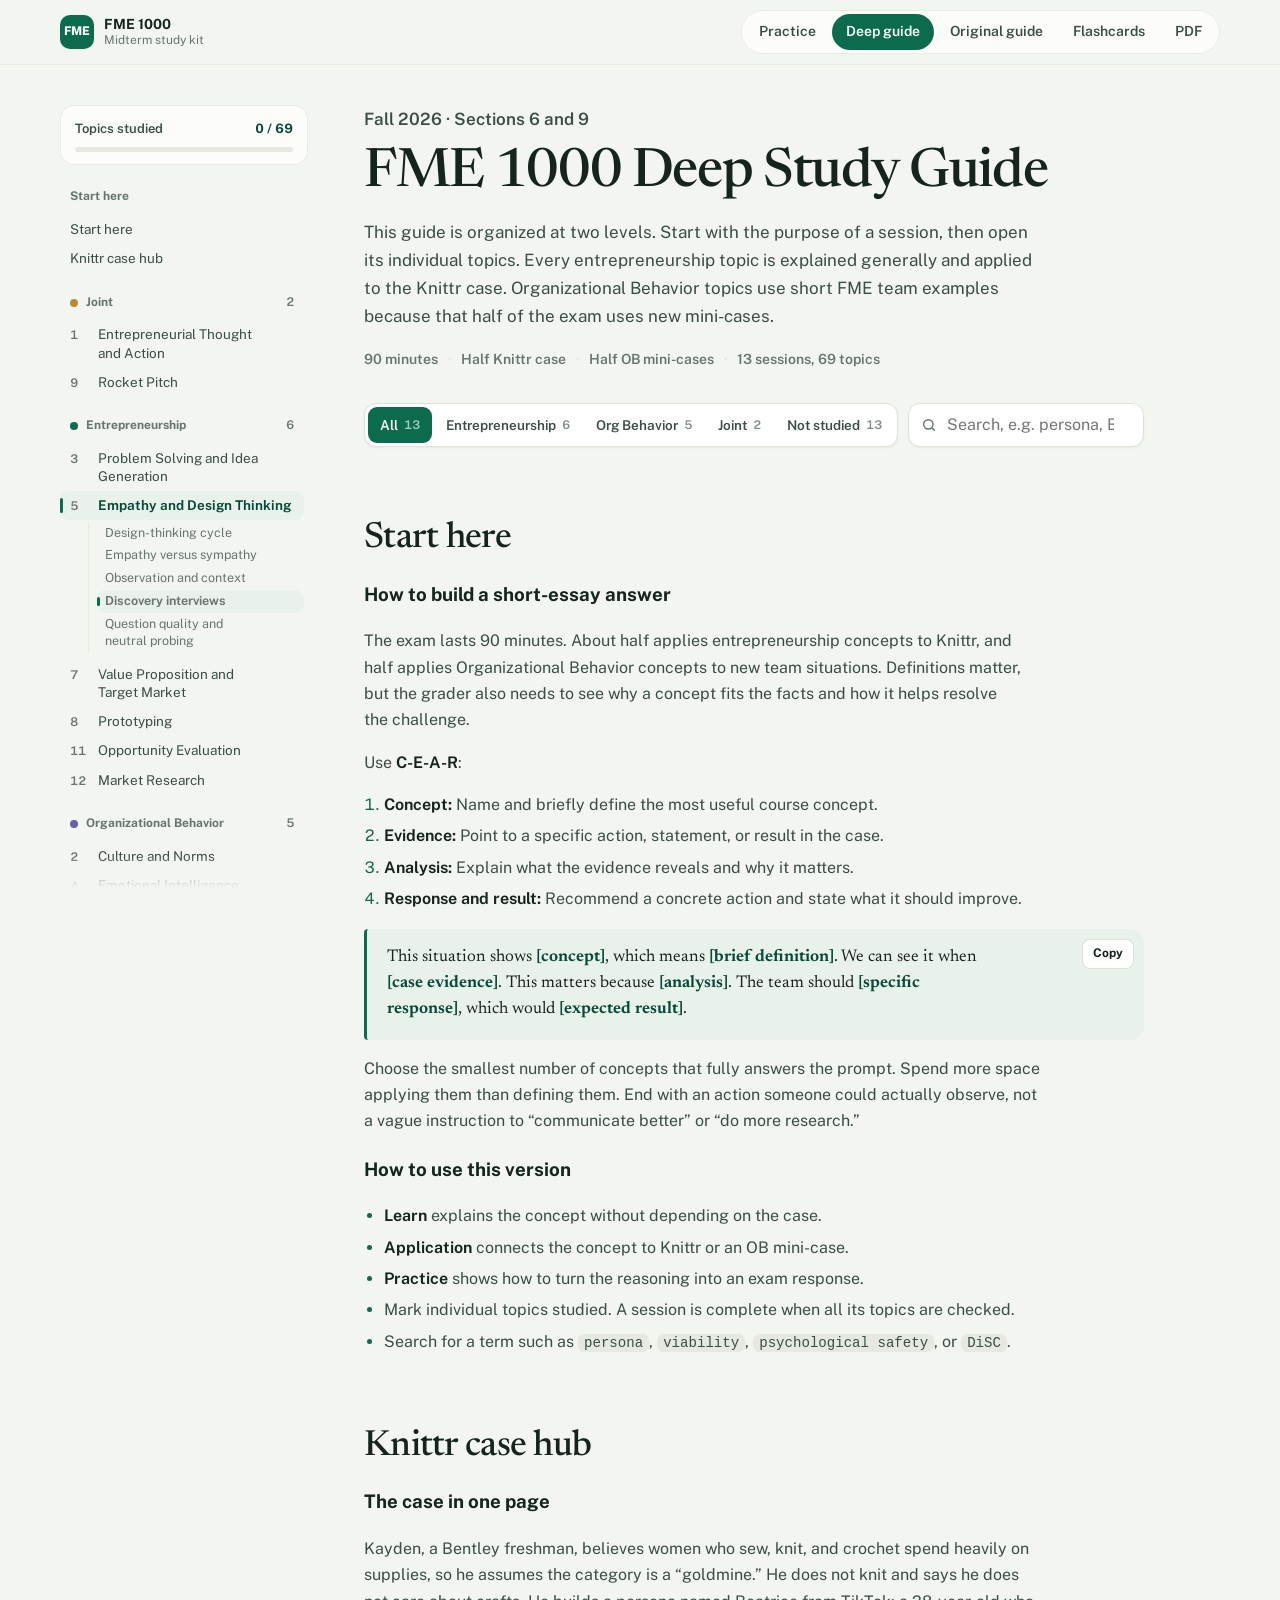
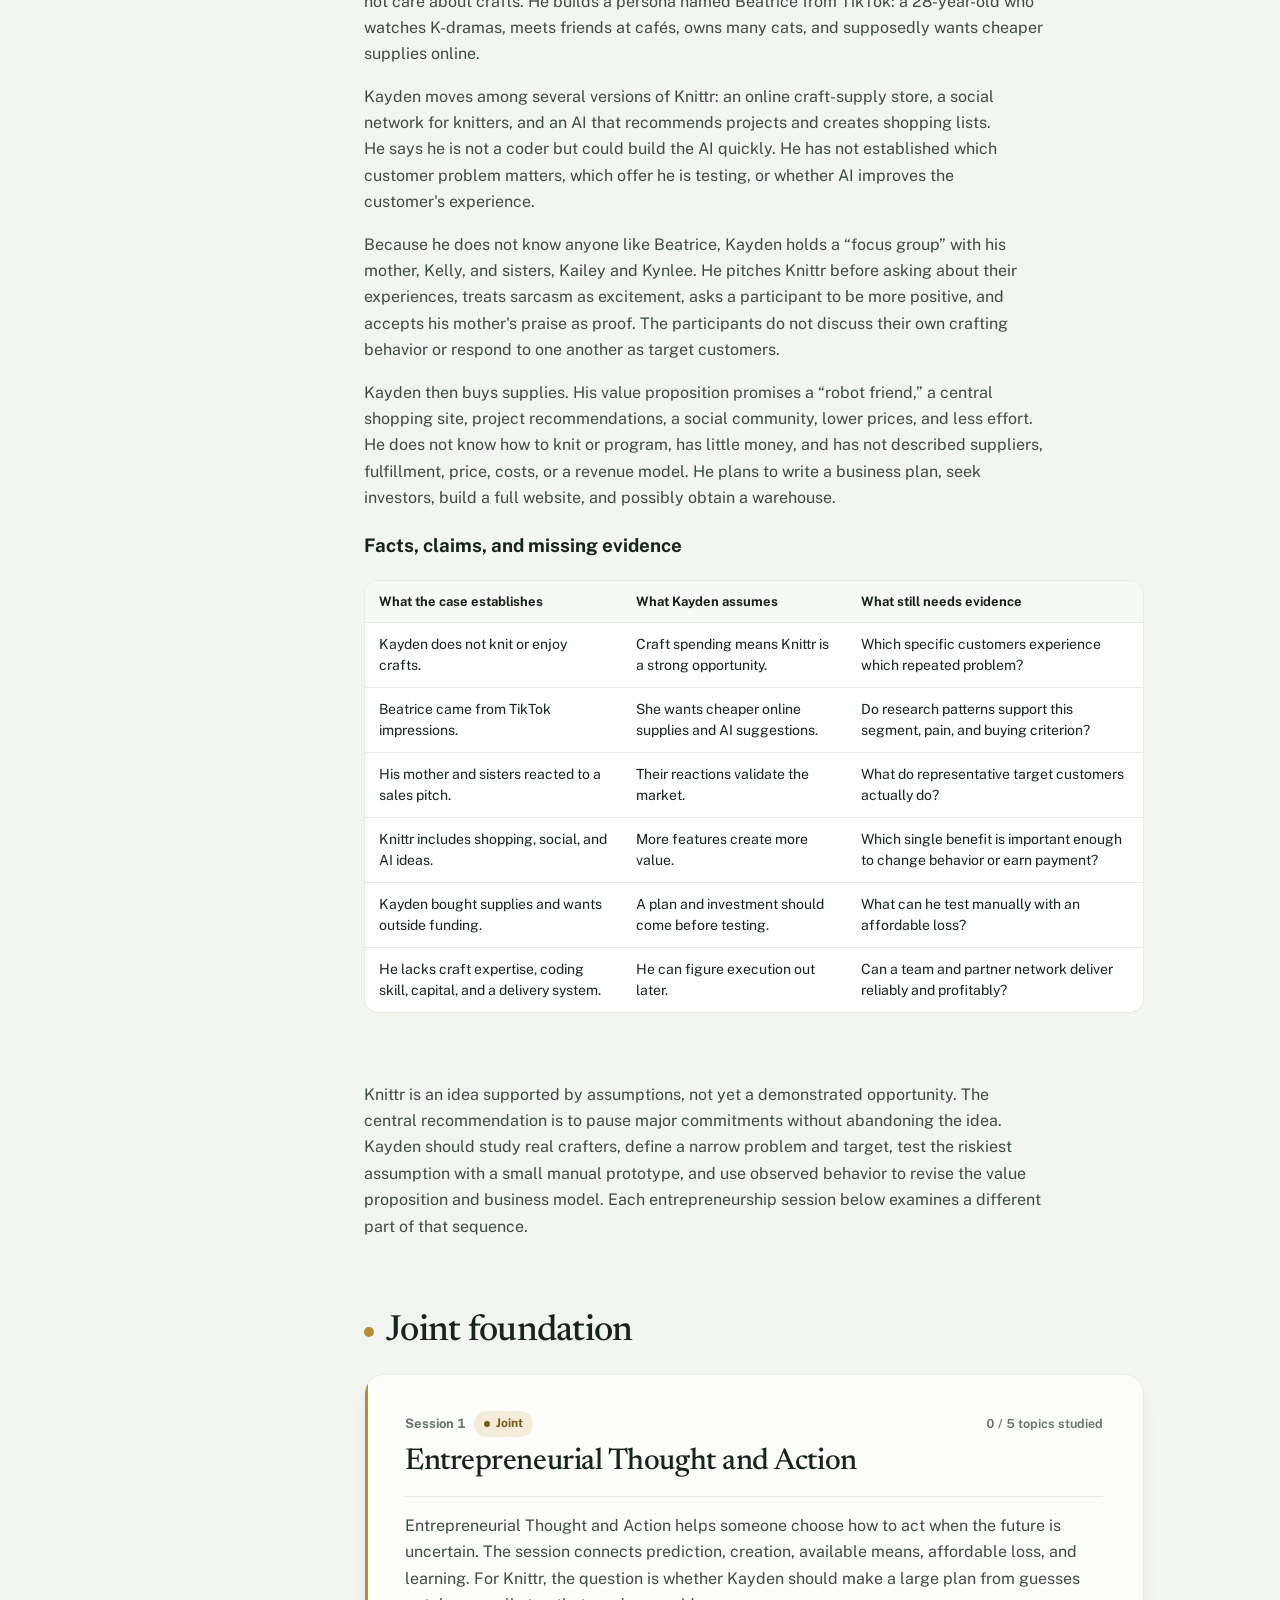
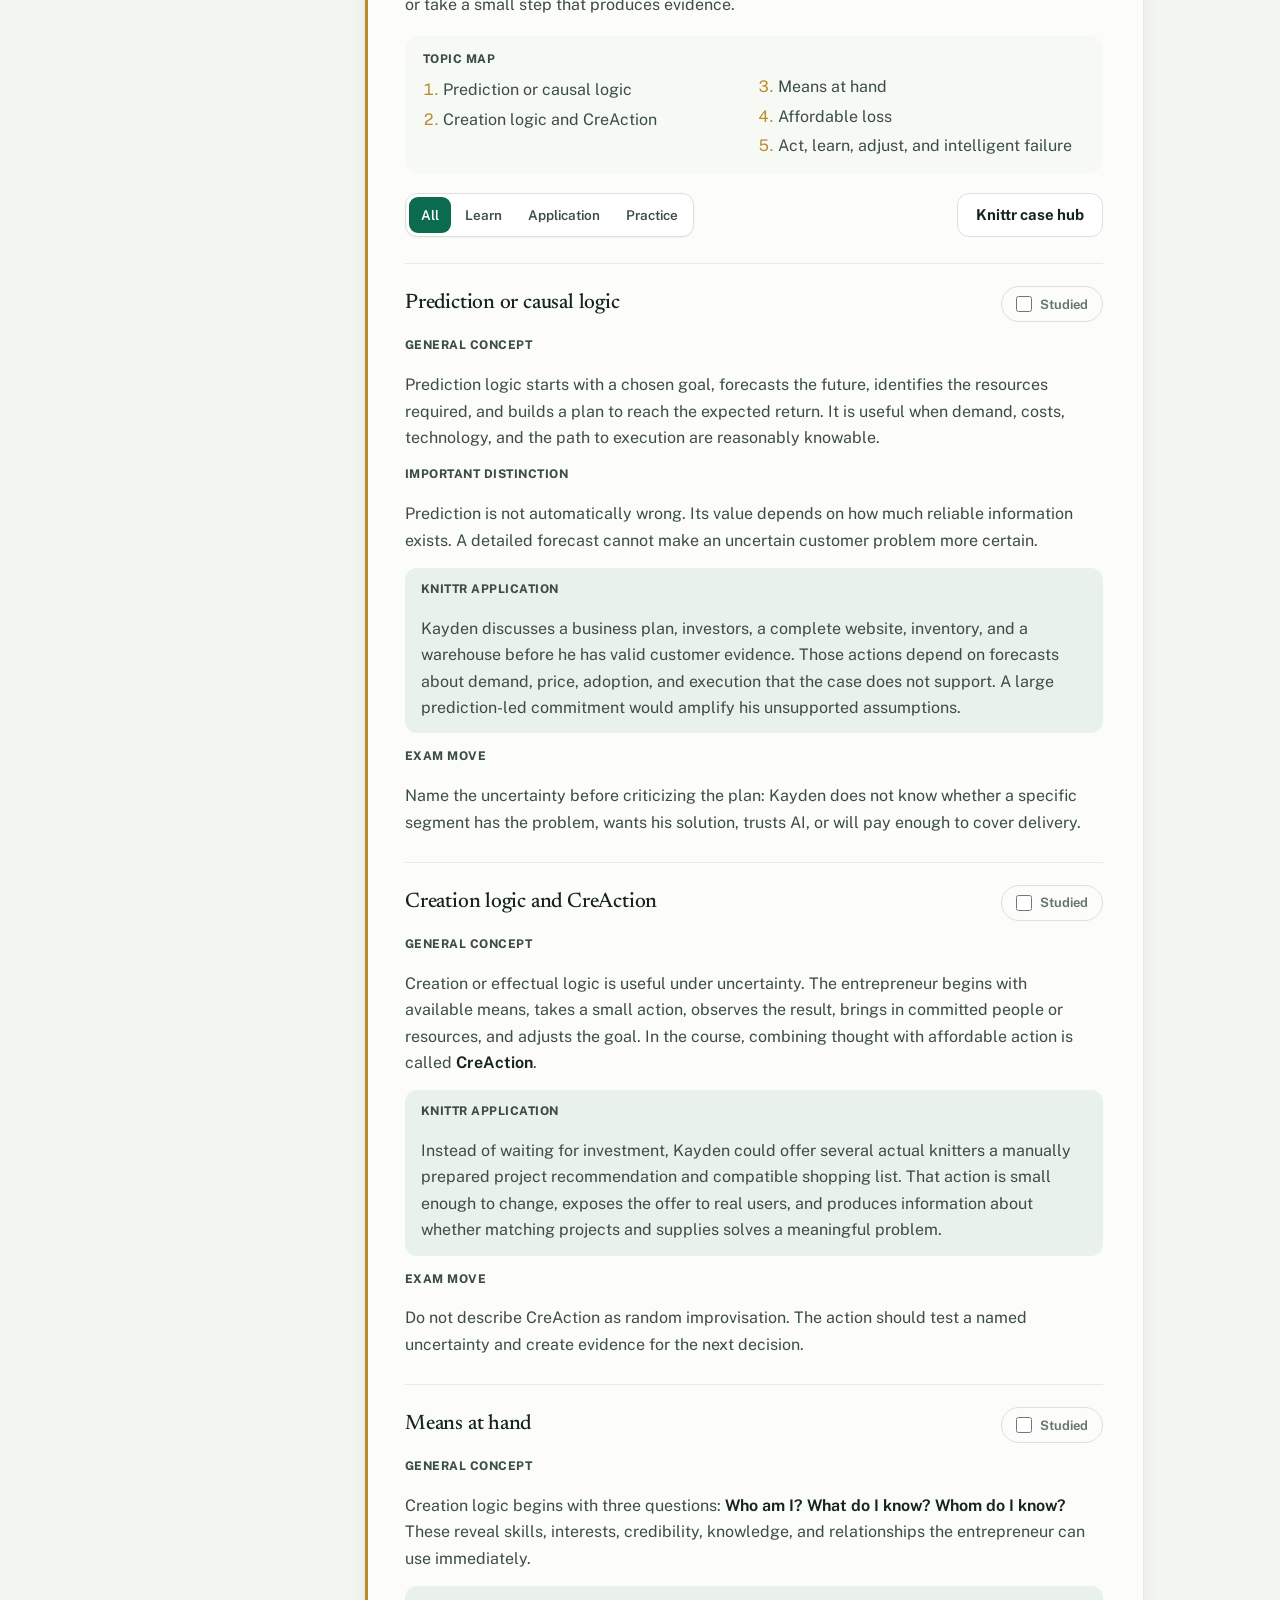
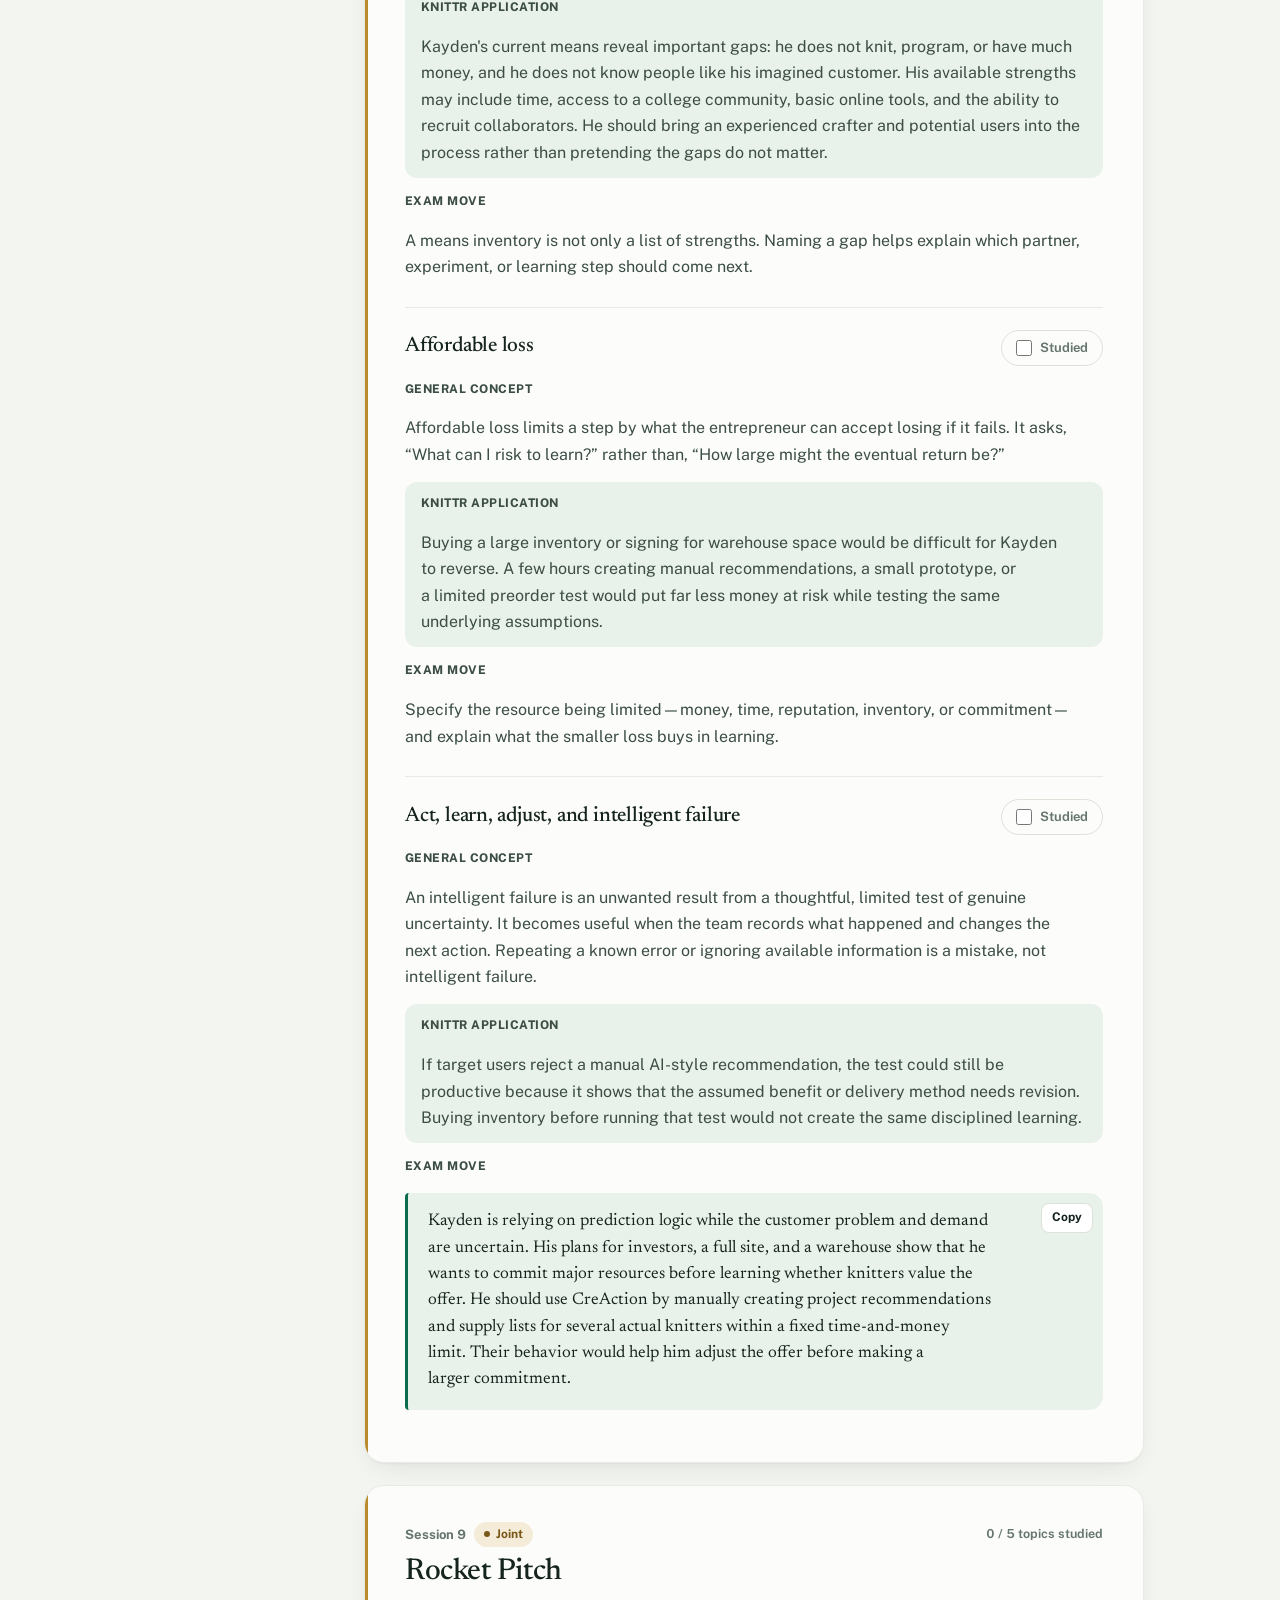
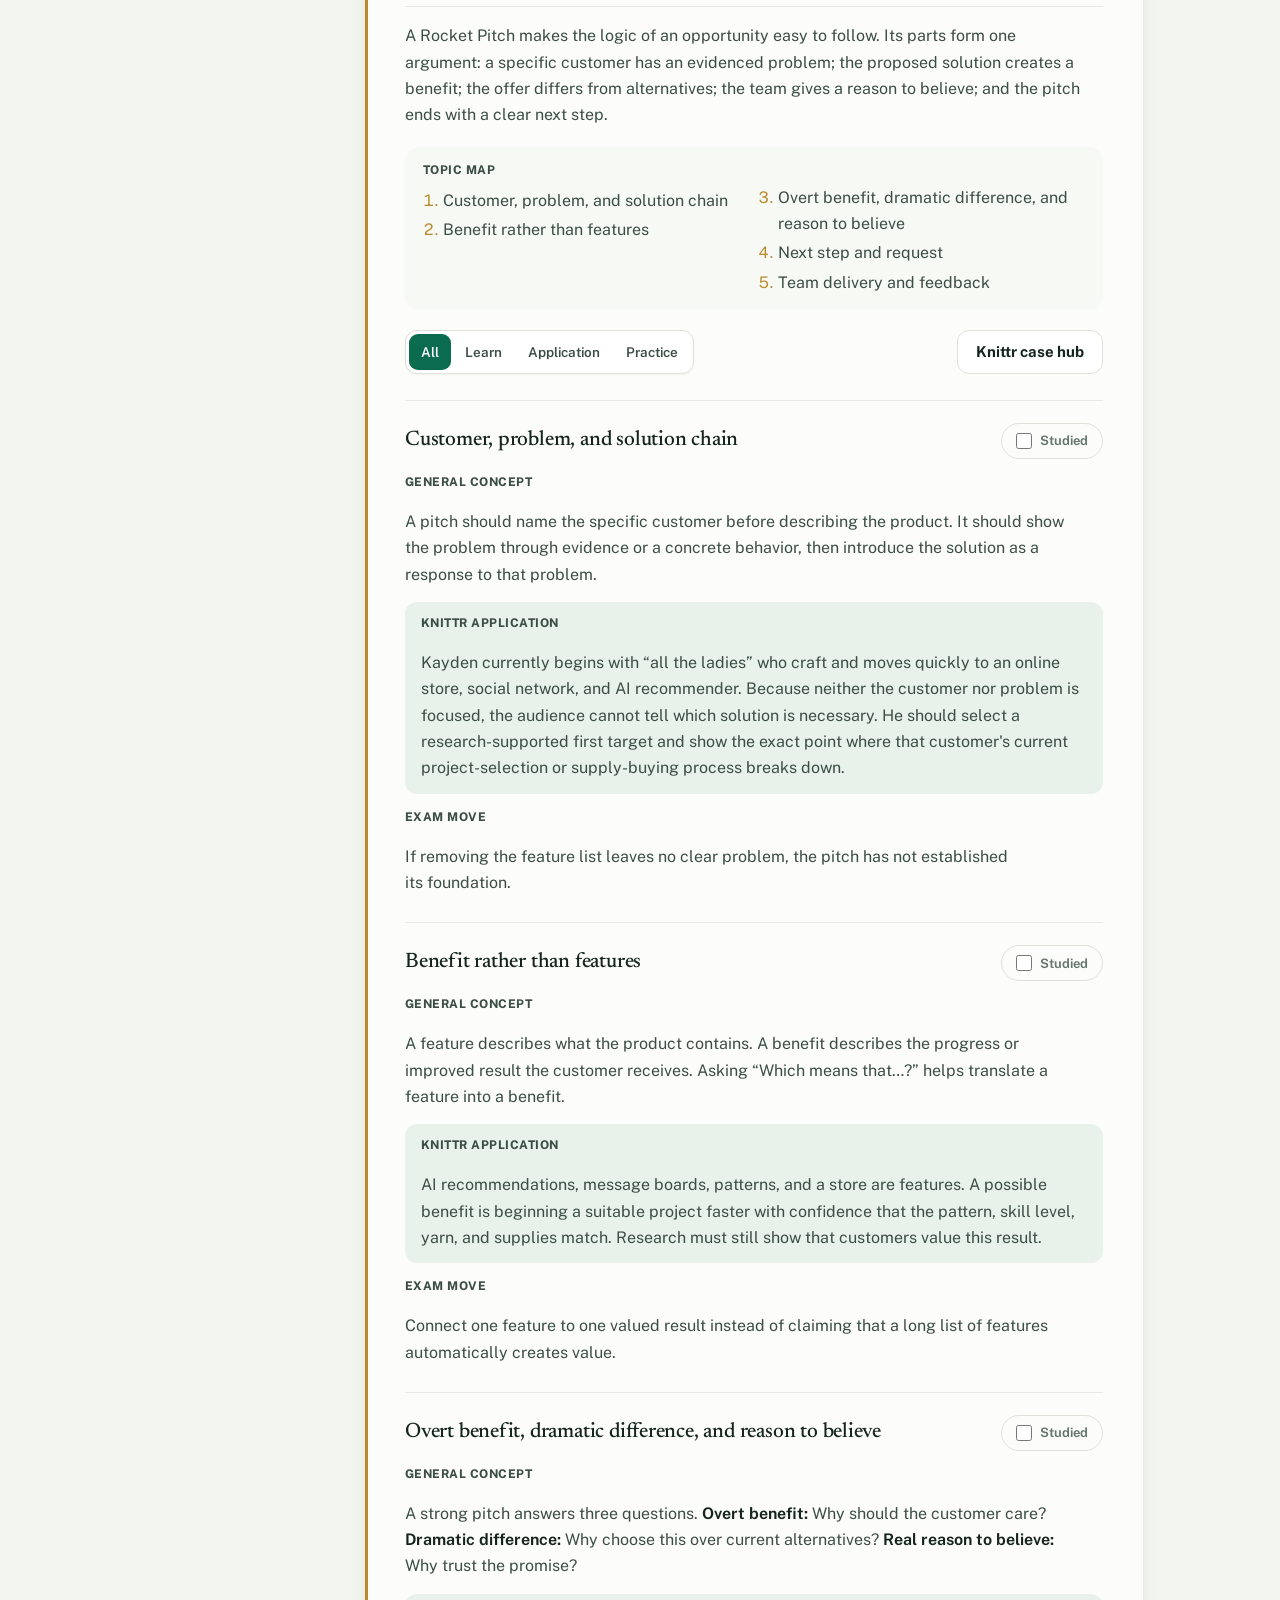
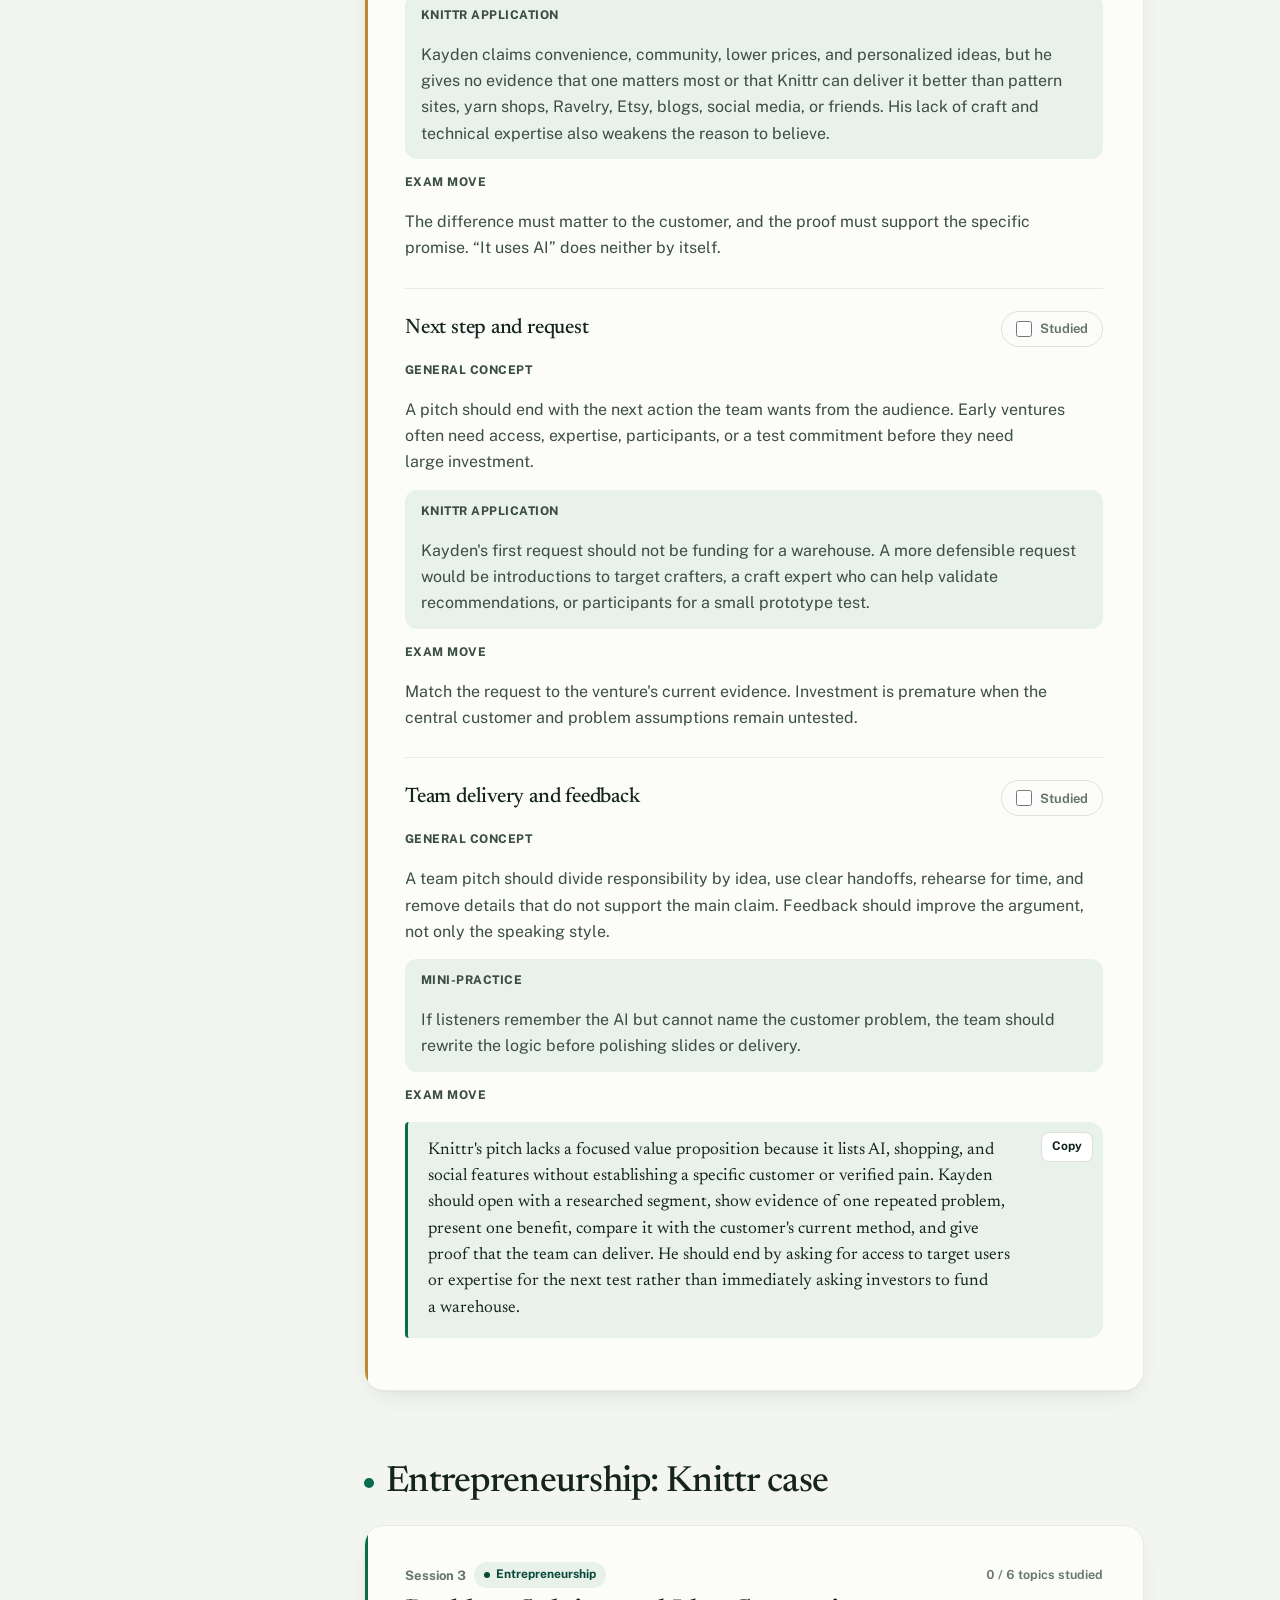
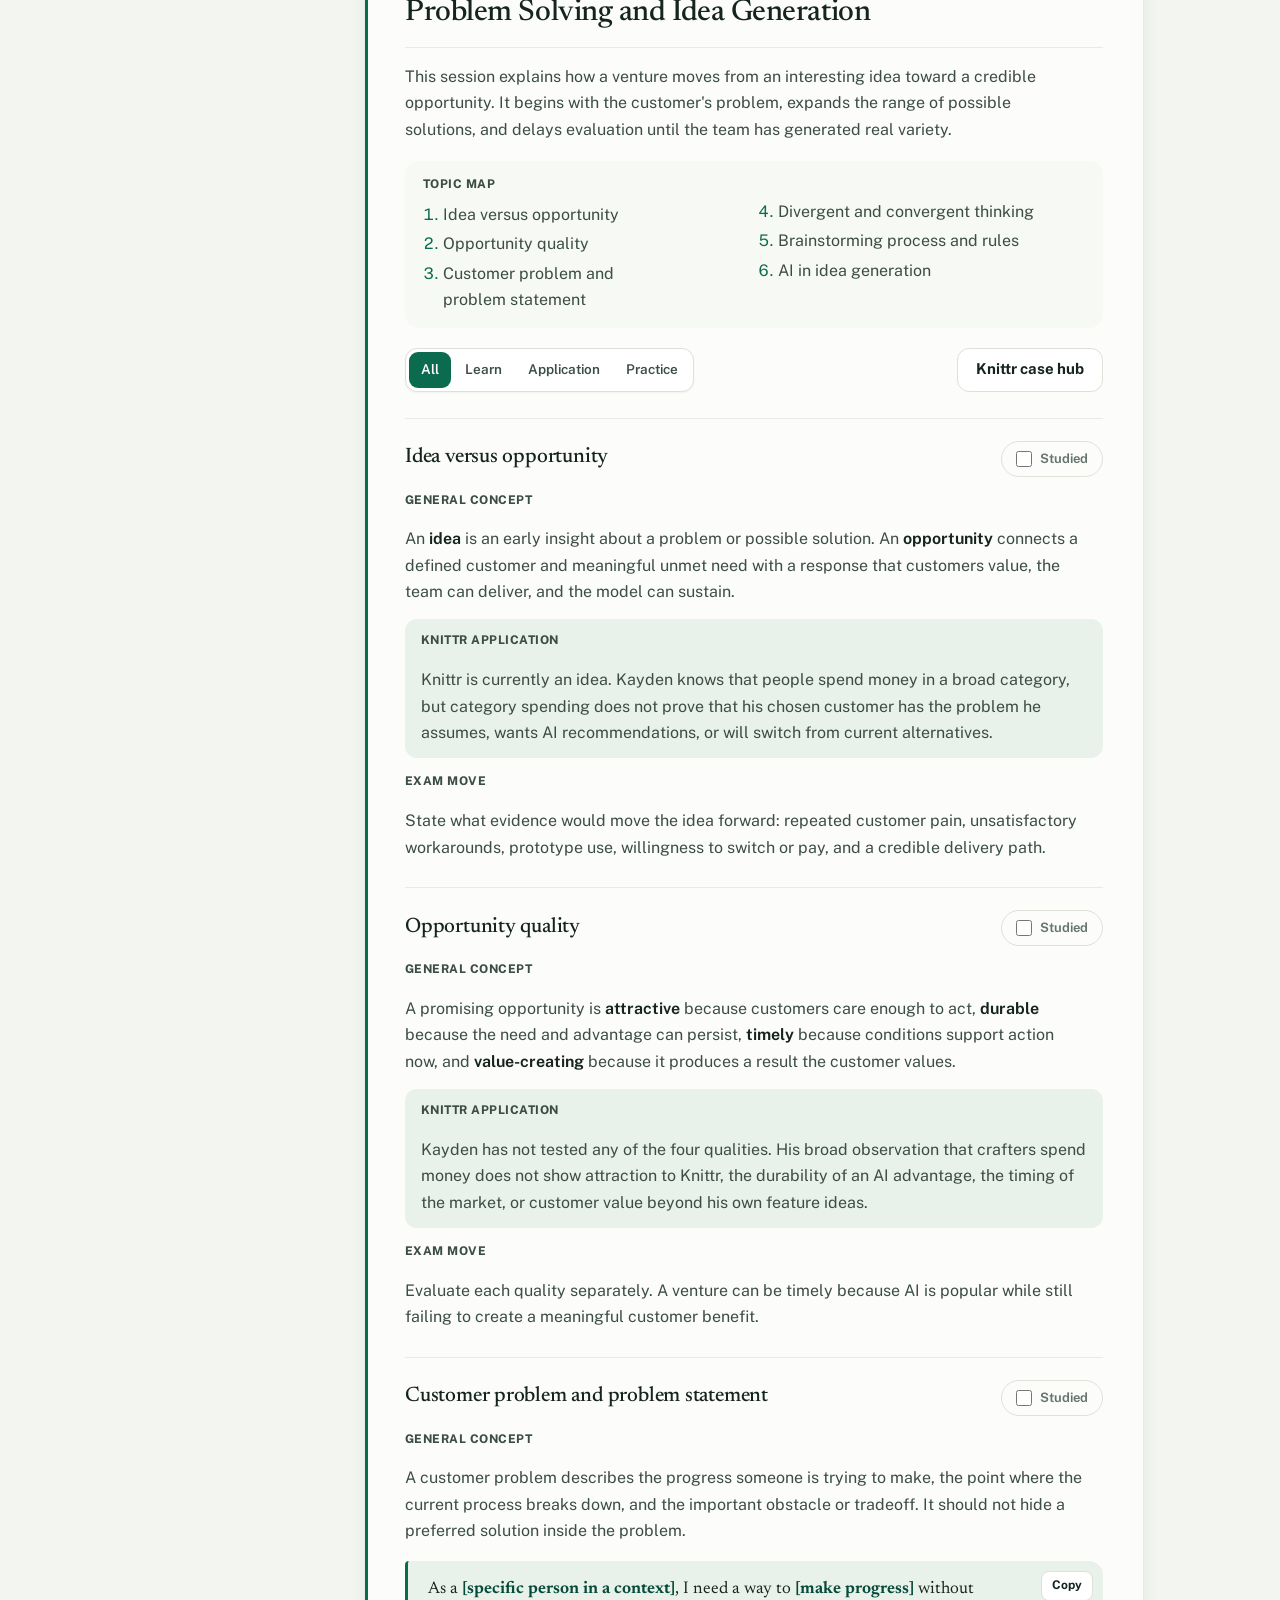
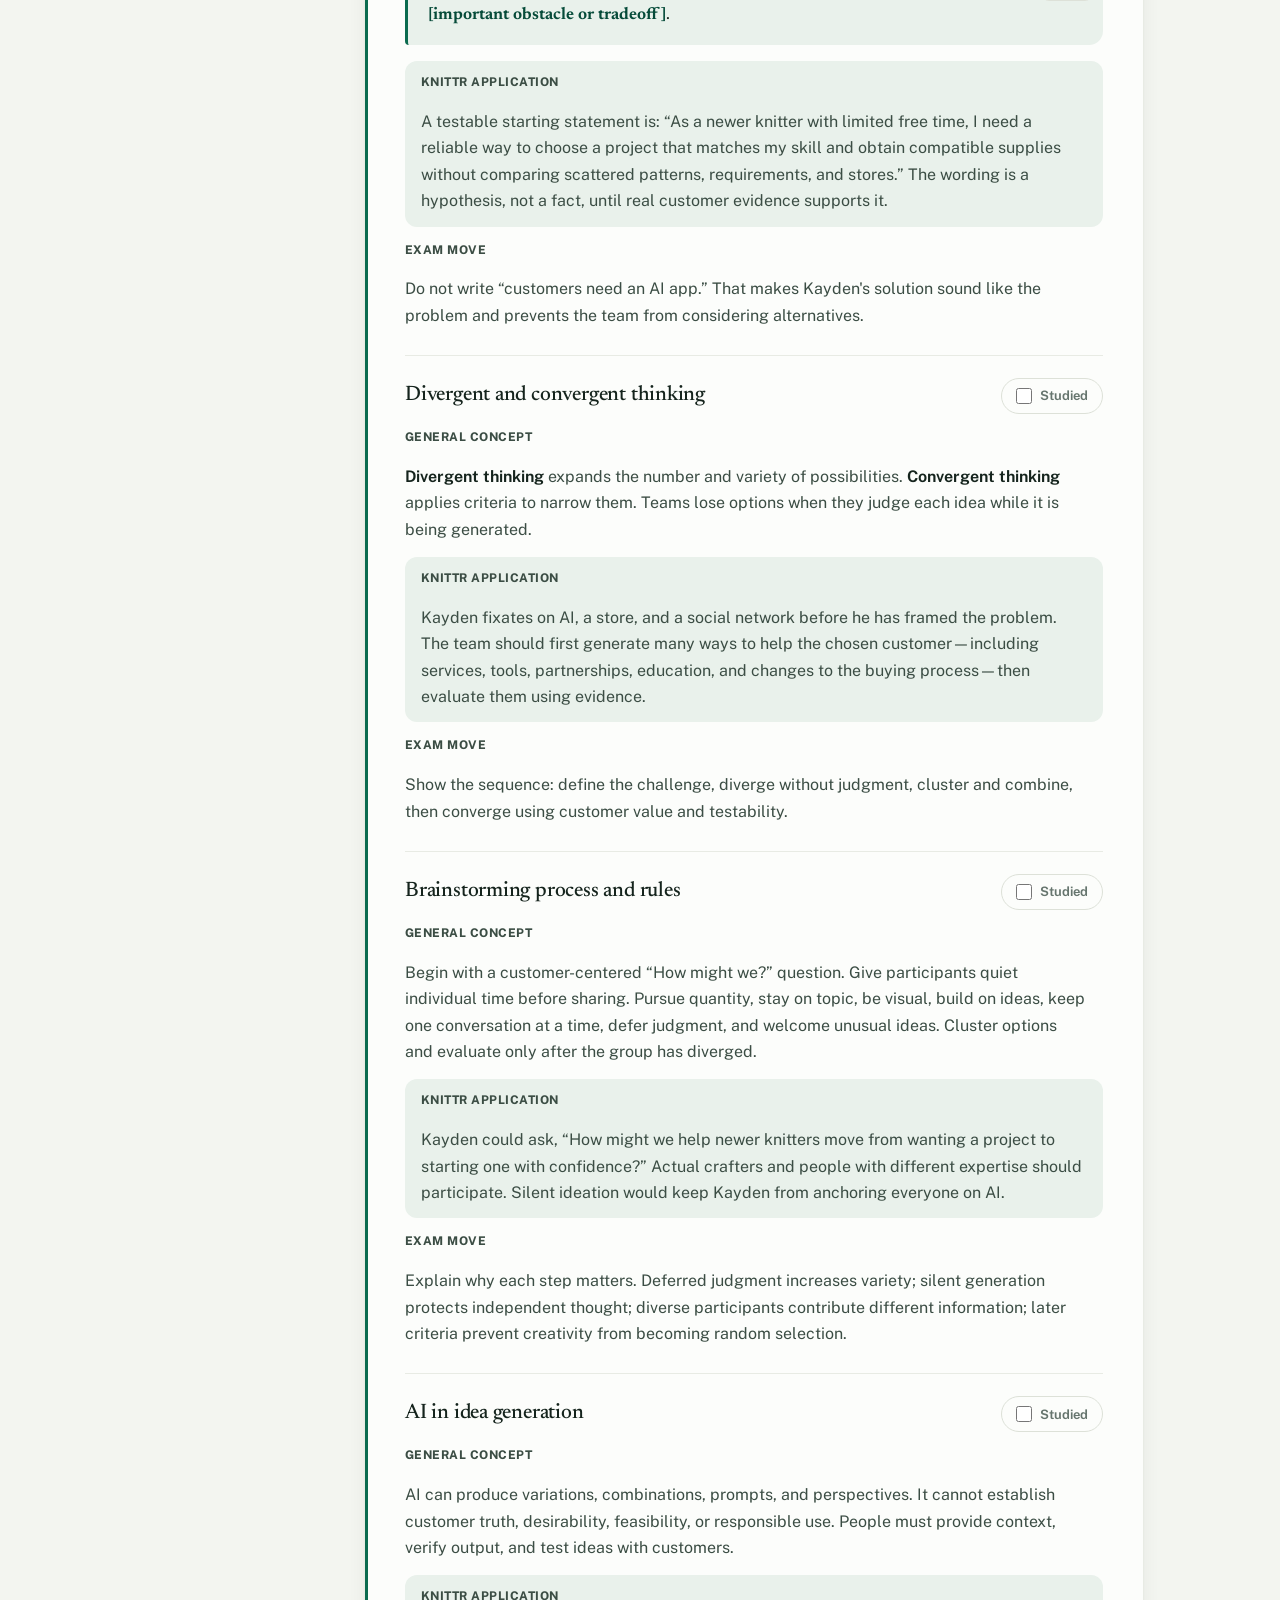
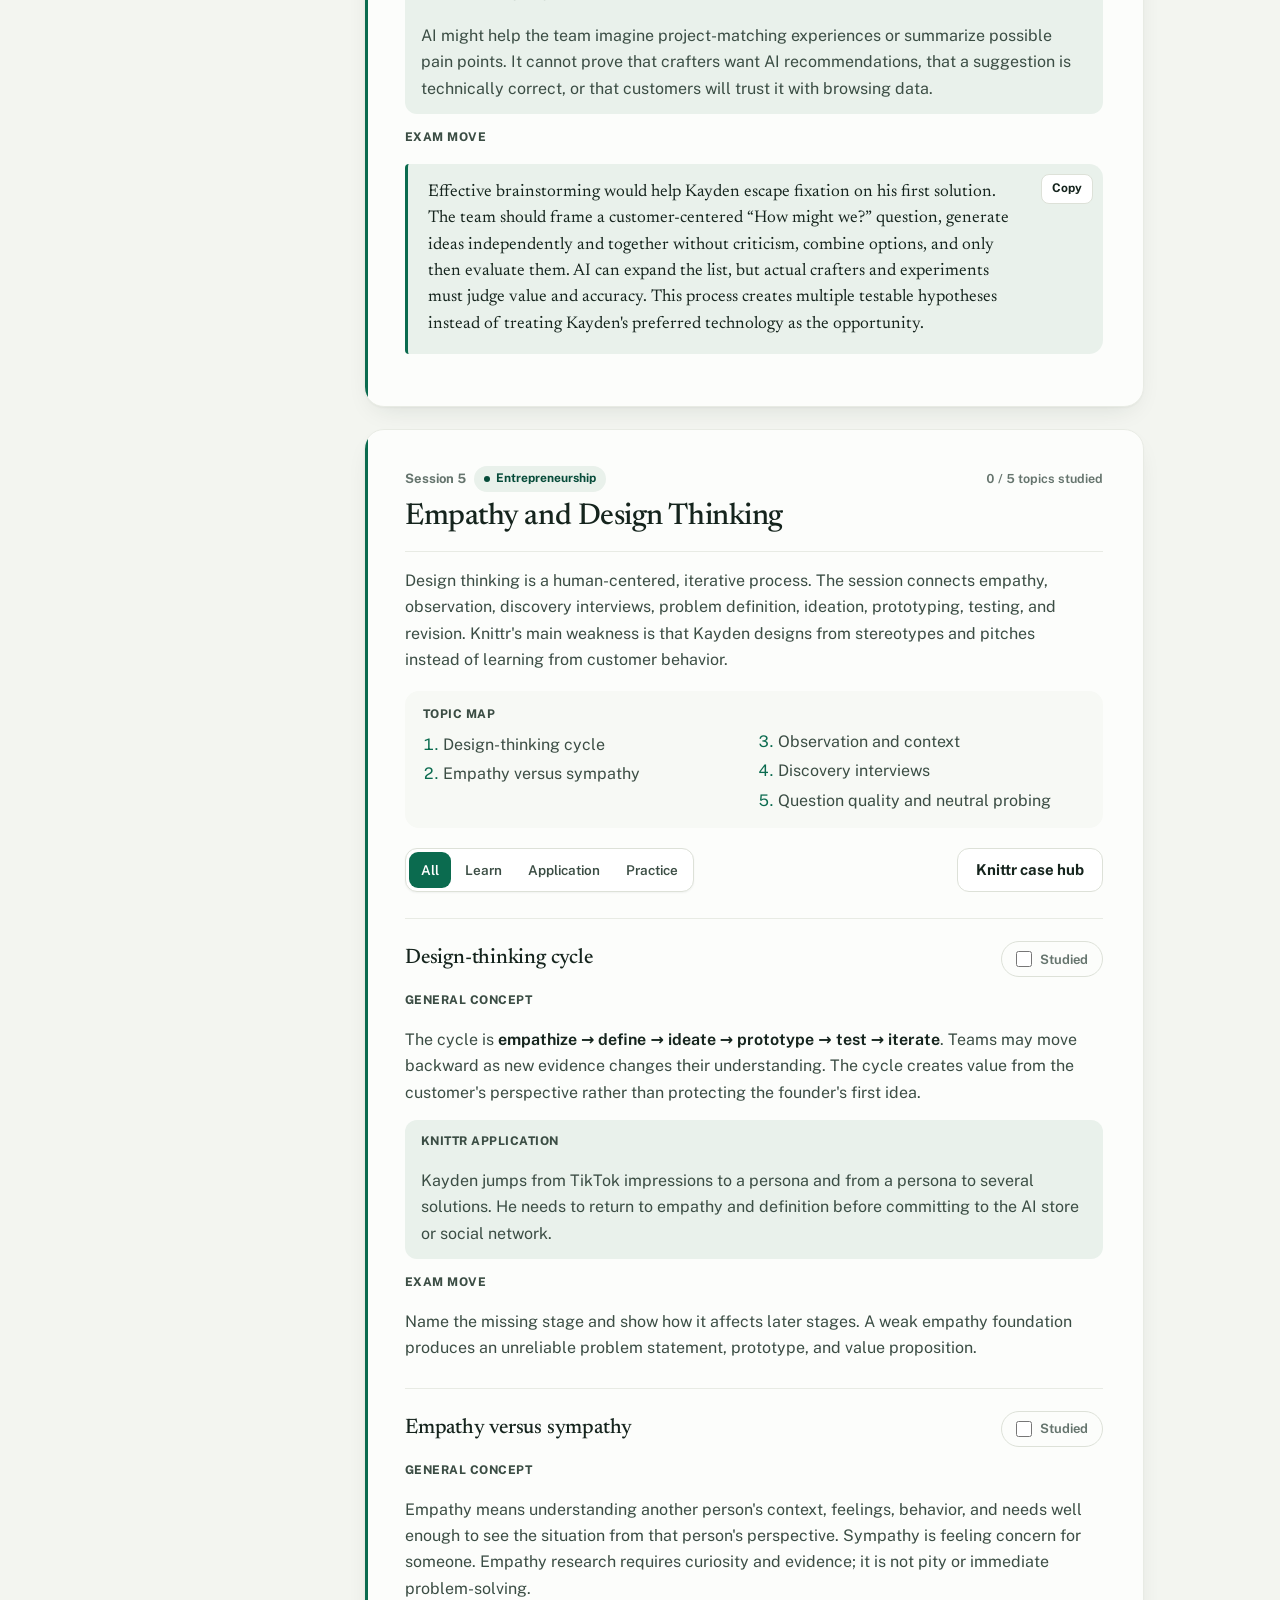
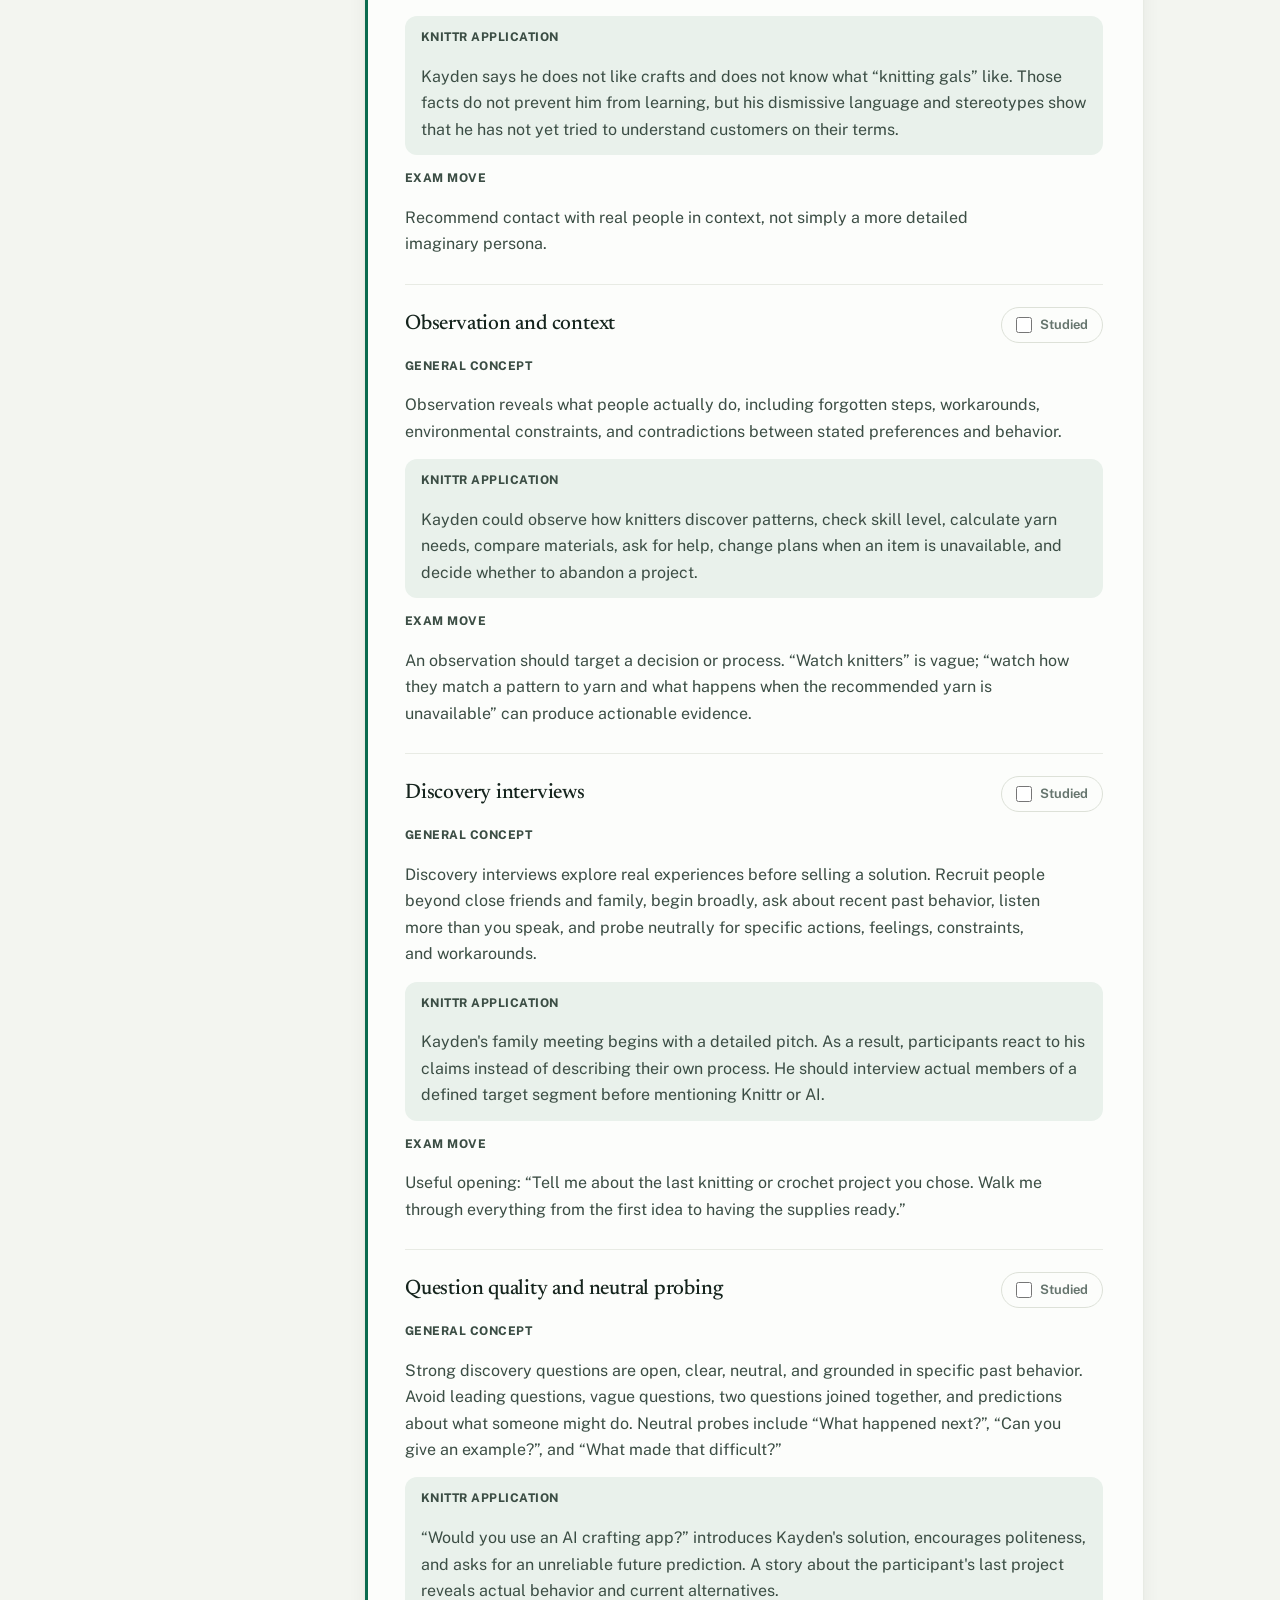
<file: knittr-guide.html>
<!doctype html>
<html lang="en">
<head>
  <meta charset="utf-8">
  <meta name="viewport" content="width=device-width, initial-scale=1, viewport-fit=cover">
  <title>FME 1000 Deep Study Guide · Knittr</title>
  <meta name="description" content="FME 1000 midterm guide organized by session and topic, with every entrepreneurship concept applied to the Knittr case.">
  <link rel="preconnect" href="https://fonts.googleapis.com">
  <link rel="preconnect" href="https://fonts.gstatic.com" crossorigin>
  <link rel="stylesheet" href="https://fonts.googleapis.com/css2?family=Newsreader:opsz,wght@6..72,400;6..72,500;6..72,600&family=Public+Sans:wght@400;500;600;700;800&display=swap">
  <link rel="stylesheet" href="./site.css">
  <style>
    /* Layout: the rail is the page outline (Start here → Joint → Entrepreneurship → OB → Review), the column is for reading. */
    .skip { position: absolute; left: -999px; top: 10px; z-index: 50; padding: 8px 14px; border-radius: 10px; background: var(--ink); color: var(--bg); }
    .skip:focus { left: 16px; }

    .layout {
      display: grid; grid-template-columns: 248px minmax(0, 1fr); gap: 56px;
      max-width: 1200px; margin: 0 auto; padding-block: 40px 96px;
      padding-left: max(20px, env(safe-area-inset-left, 0px)); padding-right: max(20px, env(safe-area-inset-right, 0px));
    }
    .content { max-width: 780px; }

    /* Rail */
    .rail { position: sticky; top: calc(var(--topbar) + 20px); align-self: start; }
    .meter { margin-bottom: 14px; padding: 12px 14px; border: 1px solid var(--line-soft); border-radius: 14px; background: var(--glass); }
    .meter-top { display: flex; justify-content: space-between; font-size: 13px; font-weight: 600; color: var(--ink-soft); }
    .meter-top b { font-variant-numeric: tabular-nums; color: var(--green-ink); }
    .bar { height: 5px; margin-top: 8px; border-radius: 999px; background: var(--track); overflow: hidden; }
    .bar div { height: 100%; background: var(--green); border-radius: inherit; transform: scaleX(0); transform-origin: 0 50%; transition: transform .5s var(--ease); }
    .toc-nav {
      max-height: calc(100dvh - var(--topbar) - 130px); overflow-y: auto; overscroll-behavior: contain; padding: 4px 4px 28px 0;
      scrollbar-width: thin; scrollbar-color: var(--line) transparent;
      mask-image: linear-gradient(transparent, #000 10px, #000 calc(100% - 32px), transparent);
    }
    .toc-group { --accent: var(--muted); }
    .toc-group[data-area="joint"] { --accent: var(--joint); }
    .toc-group[data-area="ent"] { --accent: var(--ent); }
    .toc-group[data-area="ob"] { --accent: var(--ob); }
    .toc-label { display: flex; align-items: center; gap: 8px; margin: 16px 0 4px; padding: 4px 10px; color: var(--muted); font-size: 12px; font-weight: 700; text-decoration: none; }
    .toc-group:first-child .toc-label { margin-top: 0; }
    a.toc-label:hover { color: var(--ink); }
    .toc-label .dot { width: 8px; height: 8px; border-radius: 50%; background: var(--accent); }
    .toc-count { margin-left: auto; color: var(--muted); font-weight: 600; font-variant-numeric: tabular-nums; }
    .toc { list-style: none; margin: 0; padding: 0; display: grid; gap: 1px; }
    .toc a {
      position: relative; display: grid; grid-template-columns: 22px 1fr; gap: 6px; align-items: baseline;
      padding: 5px 10px; border-radius: 9px; color: var(--ink-soft); font-size: 13.5px; line-height: 1.35; text-decoration: none;
      transition: background-color .2s var(--ease), color .2s var(--ease);
    }
    .toc-group:not([data-area]) .toc a { display: block; }
    .toc a:hover { background: var(--tint); color: var(--ink); }
    .toc a::before { content: ""; position: absolute; left: 0; top: 7px; bottom: 7px; width: 2.5px; border-radius: 2px; background: var(--accent); opacity: 0; transform: scaleY(.3); transition: opacity .25s var(--ease), transform .25s var(--ease); }
    .toc-group:not([data-area]) .toc a::before { background: var(--green); }
    .toc a.active { background: var(--tint); color: var(--green-ink); font-weight: 650; }
    .toc a.active::before { opacity: 1; transform: none; }
    .toc-num { color: var(--muted); font-size: 12px; font-weight: 600; font-variant-numeric: tabular-nums; }
    .toc a.done .toc-num { color: var(--green); }
    .toc a.done .toc-num::after { content: "✓"; margin-left: 1px; font-size: 10px; }
    .toc li[hidden] { display: none; }
    .rail summary { display: none; }
    /* Topics show under the session you are reading, so the rail stays short. */
    .toc-topics { display: none; list-style: none; margin: 2px 0 6px 28px; padding: 0 0 0 8px; border-left: 1px solid var(--line-soft); }
    .toc li:has(> a.active) > .toc-topics, .toc li:has(.toc-topics a.active) > .toc-topics { display: grid; }
    .toc .toc-topics a { display: block; padding: 3px 8px; font-size: 12.5px; color: var(--muted); }
    .toc .toc-topics a.done { color: var(--green-ink); }
    .toc .toc-topics a.done::after { content: " ✓"; font-size: 10px; }

    /* Intro */
    .intro > * { animation: rise .7s var(--ease) both; }
    .intro > :nth-child(2) { animation-delay: .06s; }
    .intro > :nth-child(3) { animation-delay: .12s; }
    .intro > :nth-child(n+4) { animation-delay: .18s; }
    .eyebrow { margin: 0 0 12px; color: var(--green-ink); font-size: 14px; font-weight: 600; }
    .intro h1 { margin: 0; font: 500 clamp(36px, 4.8vw, 54px)/1.04 var(--serif); letter-spacing: -.025em; }
    .intro p { max-width: 62ch; color: var(--ink-soft); font-size: 17px; }
    .intro .facts { display: flex; flex-wrap: wrap; gap: 6px 0; margin: 18px 0 0; padding: 0; color: var(--muted); font-size: 14px; font-weight: 600; }
    .intro .facts span + span::before { content: "·"; margin: 0 10px; color: var(--line); }

    /* Controls */
    .controls { display: flex; flex-wrap: wrap; gap: 10px; align-items: center; margin: 32px 0 8px; }
    .segmented { display: inline-flex; flex-wrap: wrap; gap: 2px; padding: 3px; border: 1px solid var(--line); border-radius: 12px; background: var(--surface); box-shadow: var(--shadow-sm); }
    .chip { display: inline-flex; align-items: center; gap: 6px; min-height: 36px; padding: 0 12px; border: 0; border-radius: 9px; background: transparent; color: var(--ink-soft); font-size: 13.5px; font-weight: 600; transition: background-color .2s var(--ease), color .2s var(--ease); }
    .chip:hover { background: var(--tint); color: var(--ink); }
    .chip[aria-pressed="true"] { background: var(--green); color: var(--on-green); }
    .chip .count { font-size: 12px; opacity: .65; font-variant-numeric: tabular-nums; }
    .search-wrap { position: relative; flex: 1 1 220px; min-width: 0; }
    .search-wrap svg { position: absolute; left: 13px; top: 50%; width: 16px; height: 16px; transform: translateY(-50%); color: var(--muted); pointer-events: none; }
    .search { width: 100%; min-height: 44px; padding: 0 14px 0 38px; border: 1px solid var(--line); border-radius: 12px; background: var(--surface); box-shadow: var(--shadow-sm); transition: border-color .2s var(--ease), box-shadow .2s var(--ease); }
    .search:focus { outline: none; border-color: var(--green); box-shadow: 0 0 0 4px color-mix(in srgb, var(--green) 16%, transparent); }
    .empty { display: none; margin: 24px 0; padding: 20px; border: 1px dashed var(--line); border-radius: 14px; color: var(--muted); text-align: center; }
    .empty.show { display: block; animation: rise .3s var(--ease); }

    /* Content */
    .part { --accent: var(--green); margin-top: 72px; }
    .part[data-area="joint"] { --accent: var(--joint); }
    .part[data-area="ent"] { --accent: var(--ent); }
    .part[data-area="ob"] { --accent: var(--ob); }
    .part > h2 { display: flex; align-items: center; gap: 12px; margin: 0 0 12px; font: 500 clamp(28px, 3.2vw, 36px)/1.12 var(--serif); letter-spacing: -.02em; }
    .part-sessions > h2::before { content: ""; flex: none; width: 10px; height: 10px; border-radius: 50%; background: var(--accent); }
    .content p, .content li { max-width: 68ch; color: var(--ink-soft); }
    .content strong { color: var(--ink); font-weight: 650; }
    .content h4 { display: flex; align-items: center; gap: 10px; margin: 28px 0 8px; color: var(--ink); font: 650 15.5px/1.35 var(--sans); }
    .content h4::before { content: ""; flex: none; width: 14px; height: 2px; border-radius: 2px; background: var(--accent); }
    .content ul, .content ol { padding-left: 1.25em; }
    .content li { margin: 5px 0; }
    .content li::marker { color: var(--accent); }
    .content code { padding: 1px 6px; border-radius: 6px; background: var(--track); font-size: .88em; }

    .session {
      --accent: inherit; position: relative; overflow: hidden;
      margin-top: 22px; padding: clamp(22px, 3.2vw, 36px) clamp(22px, 3.4vw, 40px);
      border: 1px solid var(--line-soft); border-radius: 20px; background: var(--card); box-shadow: var(--shadow);
    }
    .session::before { content: ""; position: absolute; left: 0; top: 0; bottom: 0; width: 3px; background: var(--accent); }
    .session-head { display: grid; grid-template-columns: 1fr auto; gap: 8px 16px; align-items: start; padding-bottom: 16px; margin-bottom: 4px; border-bottom: 1px solid var(--line-soft); }
    .session-meta { display: flex; gap: 8px; flex-wrap: wrap; align-items: center; grid-column: 1 / -1; }
    .num { color: var(--muted); font-size: 13px; font-weight: 700; font-variant-numeric: tabular-nums; }
    .session h3 { margin: 0; font: 500 clamp(24px, 2.8vw, 30px)/1.16 var(--serif); letter-spacing: -.015em; }
    .studied {
      display: inline-flex; align-items: center; gap: 8px; min-height: 36px; padding: 0 14px; border: 1px solid var(--line); border-radius: 999px;
      color: var(--muted); font-size: 13px; font-weight: 650; cursor: pointer; white-space: nowrap; user-select: none;
      transition: background-color .2s var(--ease), border-color .2s var(--ease), color .2s var(--ease), transform .15s var(--ease);
    }
    .studied:active { transform: scale(.96); }
    .studied input { width: 16px; height: 16px; margin: 0; accent-color: var(--green); }
    .studied:has(input:checked) { border-color: var(--green); background: var(--tint); color: var(--green-ink); }
    .session[hidden], .part[hidden], .topic[hidden] { display: none; }
    .topic-progress { margin-left: auto; color: var(--muted); font-size: 12.5px; font-weight: 650; font-variant-numeric: tabular-nums; }
    .topic-progress.done { color: var(--green-ink); }

    /* Session → topic → view */
    .view-label { margin: 0 0 4px; color: var(--accent); font-size: 12px; font-weight: 750; letter-spacing: .04em; text-transform: uppercase; }
    .overview { margin-top: 16px; }
    .topic-map { margin: 18px 0 0; padding: 14px 18px; border-radius: 14px; background: var(--surface-alt); }
    .topic-map ol { margin: 0; columns: 2 240px; column-gap: 28px; }
    .topic-map li { break-inside: avoid; margin: 3px 0; }
    .topic-map a { color: var(--ink-soft); text-decoration: none; }
    .topic-map a:hover { color: var(--ink); text-decoration: underline; }
    .session-tools { display: flex; flex-wrap: wrap; gap: 10px; align-items: center; justify-content: space-between; margin: 20px 0 4px; }
    .hub-link { text-decoration: none; }
    .topic { margin-top: 26px; padding-top: 22px; border-top: 1px solid var(--line-soft); scroll-margin-top: calc(var(--topbar) + 16px); }
    .topic-head { display: flex; flex-wrap: wrap; gap: 8px 16px; align-items: center; justify-content: space-between; }
    .content .topic-head h4 { margin: 0; font: 500 21px/1.25 var(--serif); letter-spacing: -.01em; }
    .content .topic-head h4::before { display: none; }
    .view { margin-top: 14px; }
    .view[data-view="apply"] { padding: 12px 16px; border-radius: 12px; background: var(--tint); }
    .view p:last-child { margin-bottom: 0; }
    .session[data-show="learn"] .view:not([data-view="learn"]),
    .session[data-show="apply"] .view:not([data-view="apply"]),
    .session[data-show="practice"] .view:not([data-view="practice"]) { display: none; }

    .table-wrap { overflow-x: auto; margin: 16px 0; border: 1px solid var(--line-soft); border-radius: 14px; background: var(--surface); }
    table { width: 100%; border-collapse: collapse; font-size: 14px; line-height: 1.5; }
    th, td { padding: 11px 14px; text-align: left; vertical-align: top; border-bottom: 1px solid var(--line-soft); }
    th { background: var(--surface-alt); color: var(--ink); font-size: 13px; font-weight: 700; }
    tbody tr { transition: background-color .15s var(--ease); }
    tbody tr:hover { background: var(--surface-alt); }
    tr:last-child td { border-bottom: 0; }

    blockquote.template { position: relative; margin: 16px 0; padding: 16px 18px 16px 20px; border-left: 3px solid var(--green); border-radius: 4px 14px 14px 4px; background: var(--tint); }
    blockquote.template p { margin: 0; padding-right: 72px; color: var(--ink); font-family: var(--serif); font-size: 17px; line-height: 1.55; }
    blockquote.template strong { color: var(--green-ink); }
    .copy { position: absolute; top: 10px; right: 10px; min-height: 30px; padding: 0 10px; border: 1px solid var(--line); border-radius: 8px; background: var(--surface); font-size: 12px; font-weight: 700; transition: border-color .2s var(--ease), color .2s var(--ease), transform .15s var(--ease); }
    .copy:hover { border-color: var(--green); color: var(--green-ink); }
    .copy:active { transform: scale(.95); }

    .check { margin-top: 26px; padding: 16px 20px; border-radius: 14px; background: var(--gold-bg); }
    .check-label { margin: 0 0 4px; color: var(--gold-ink); font-size: 13px; font-weight: 750; }
    .check ul { margin: 0; }
    .check li { color: var(--ink); }
    .check li::marker { color: var(--gold-ink); }

    /* Flashcards */
    .deck-controls { display: flex; flex-wrap: wrap; gap: 10px; align-items: center; margin: 16px 0 10px; }
    .deck-controls select { flex: 0 1 320px; min-width: 0; min-height: 44px; padding: 0 12px; border: 1px solid var(--line); border-radius: 12px; background: var(--surface); }
    .deck-count { margin-left: auto; color: var(--muted); font-size: 13px; font-weight: 600; font-variant-numeric: tabular-nums; }
    .deck-bar { margin: 0 0 16px; }
    .flash { display: block; width: 100%; padding: 0; border: 0; border-radius: 22px; background: none; perspective: 1400px; text-align: center; }
    .flash.enter { animation: rise .35s var(--ease); }
    .flash-inner { display: grid; transform-style: preserve-3d; transition: transform .6s var(--ease); }
    .flash.flipped .flash-inner { transform: rotateY(180deg); }
    .face {
      grid-area: 1 / 1; display: grid; place-content: center; justify-items: center; gap: 12px; min-height: 270px; padding: 40px 32px;
      border: 1px solid var(--line-soft); border-radius: 22px; background: var(--card); box-shadow: var(--shadow);
      backface-visibility: hidden; -webkit-backface-visibility: hidden;
    }
    .face.back { transform: rotateY(180deg); background: var(--tint); border-color: color-mix(in srgb, var(--green) 30%, transparent); }
    .flash:hover .face { box-shadow: var(--shadow-lg); }
    .side-label { color: var(--muted); font-size: 13px; font-weight: 650; }
    .term { font: 500 clamp(24px, 3.2vw, 34px)/1.2 var(--serif); letter-spacing: -.015em; text-wrap: balance; }
    .def { max-width: 58ch; color: var(--ink-soft); font-size: 17px; line-height: 1.6; text-wrap: pretty; }
    .flip-hint { color: var(--muted); font-size: 12px; }
    kbd { padding: 1px 6px; border: 1px solid var(--line); border-bottom-width: 2px; border-radius: 6px; background: var(--surface); font: 600 12px var(--sans); }
    .deck-nav { display: flex; justify-content: space-between; gap: 10px; flex-wrap: wrap; margin-top: 16px; }
    .deck-nav .group { display: flex; gap: 8px; flex-wrap: wrap; }
    .hint { color: var(--muted); font-size: 13px; }

    footer { margin-top: 64px; padding-top: 20px; border-top: 1px solid var(--line-soft); color: var(--muted); font-size: 13px; }

    @media (max-width: 900px) {
      .layout { grid-template-columns: minmax(0, 1fr); gap: 0; padding-top: 20px; }
      .rail { position: static; margin-bottom: 20px; }
      .rail details { border: 1px solid var(--line-soft); border-radius: 14px; background: var(--glass); padding: 4px 14px; }
      .rail summary { display: flex; align-items: center; justify-content: space-between; min-height: 44px; font-weight: 700; font-size: 14px; cursor: pointer; list-style: none; }
      .rail summary::-webkit-details-marker { display: none; }
      .rail summary::after { content: ""; width: 8px; height: 8px; border-right: 2px solid var(--muted); border-bottom: 2px solid var(--muted); transform: rotate(45deg) translateY(-2px); transition: transform .25s var(--ease); }
      .rail details[open] summary::after { transform: rotate(-135deg) translateX(-2px); }
      .toc-nav { max-height: none; mask-image: none; padding-bottom: 12px; }
      /* Collapse instantly: an animated collapse moves the page while a tapped link is still scrolling. */
      .rail details::details-content { transition: none; }
    }
    @media (max-width: 560px) {
      .topbar .nav { overflow-x: auto; max-width: 100%; }
      .session-head { grid-template-columns: 1fr; }
      .studied { justify-self: start; }
      .segmented { width: 100%; }
      .chip { flex: 1 1 auto; justify-content: center; }
      blockquote.template p { padding-right: 0; padding-top: 28px; }
      .deck-count { margin-left: 0; }
    }
    @media print {
      .rail, .controls, .copy, .studied, #flashcards { display: none; }
      .layout { display: block; }
      .session { box-shadow: none; break-inside: avoid-page; }
    }
  </style>
</head>
<body>
  <a class="skip" href="#top">Skip to the guide</a>
  <header class="topbar">
    <div class="topbar-inner">
      <a class="brand" href="./index.html"><span class="mark">FME</span><span><strong>FME 1000</strong><span class="sub">Midterm study kit</span></span></a>
      <nav class="nav" aria-label="Site">
        <a href="./index.html">Practice</a>
        <a href="./knittr-guide.html" aria-current="page">Deep guide</a>
        <a href="./guide.html">Original guide</a>
        <a href="#flashcards">Flashcards</a>
        <a href="./FME1000_Midterm_Master_Study_Guide.pdf" target="_blank" rel="noopener">PDF</a>
      </nav>
    </div>
    <div class="read-progress" id="read-progress"></div>
  </header>

  <div class="layout">
    <aside class="rail" aria-label="Guide outline">
      <div class="meter">
        <div class="meter-top"><span>Topics studied</span><b id="studied-count">0 / 69</b></div>
        <div class="bar"><div id="studied-bar"></div></div>
      </div>
      <details id="toc-details" open>
        <summary>Guide outline</summary>
        <nav class="toc-nav" aria-label="Sections"><div class="toc-group"><p class="toc-label">Start here</p><ul class="toc"><li><a href="#start-here">Start here</a></li><li><a href="#knittr-case-hub">Knittr case hub</a></li></ul></div><div class="toc-group" data-area="joint"><a class="toc-label" href="#joint-foundation"><span class="dot"></span>Joint<span class="toc-count">2</span></a><ul class="toc"><li><a href="#session-1" data-toc="1"><span class="toc-num">1</span><span class="toc-name">Entrepreneurial Thought and Action</span></a><ul class="toc-topics"><li><a href="#s1-prediction-or-causal-logic" data-toc-topic="s1-prediction-or-causal-logic">Prediction or causal logic</a></li><li><a href="#s1-creation-logic-and-creaction" data-toc-topic="s1-creation-logic-and-creaction">Creation logic and CreAction</a></li><li><a href="#s1-means-at-hand" data-toc-topic="s1-means-at-hand">Means at hand</a></li><li><a href="#s1-affordable-loss" data-toc-topic="s1-affordable-loss">Affordable loss</a></li><li><a href="#s1-act-learn-adjust-and-intelligent-failure" data-toc-topic="s1-act-learn-adjust-and-intelligent-failure">Act, learn, adjust, and intelligent failure</a></li></ul></li><li><a href="#session-9" data-toc="9"><span class="toc-num">9</span><span class="toc-name">Rocket Pitch</span></a><ul class="toc-topics"><li><a href="#s9-customer-problem-and-solution-chain" data-toc-topic="s9-customer-problem-and-solution-chain">Customer, problem, and solution chain</a></li><li><a href="#s9-benefit-rather-than-features" data-toc-topic="s9-benefit-rather-than-features">Benefit rather than features</a></li><li><a href="#s9-overt-benefit-dramatic-difference-and-reason-to-believe" data-toc-topic="s9-overt-benefit-dramatic-difference-and-reason-to-believe">Overt benefit, dramatic difference, and reason to believe</a></li><li><a href="#s9-next-step-and-request" data-toc-topic="s9-next-step-and-request">Next step and request</a></li><li><a href="#s9-team-delivery-and-feedback" data-toc-topic="s9-team-delivery-and-feedback">Team delivery and feedback</a></li></ul></li></ul></div><div class="toc-group" data-area="ent"><a class="toc-label" href="#entrepreneurship-knittr-case"><span class="dot"></span>Entrepreneurship<span class="toc-count">6</span></a><ul class="toc"><li><a href="#session-3" data-toc="3"><span class="toc-num">3</span><span class="toc-name">Problem Solving and Idea Generation</span></a><ul class="toc-topics"><li><a href="#s3-idea-versus-opportunity" data-toc-topic="s3-idea-versus-opportunity">Idea versus opportunity</a></li><li><a href="#s3-opportunity-quality" data-toc-topic="s3-opportunity-quality">Opportunity quality</a></li><li><a href="#s3-customer-problem-and-problem-statement" data-toc-topic="s3-customer-problem-and-problem-statement">Customer problem and problem statement</a></li><li><a href="#s3-divergent-and-convergent-thinking" data-toc-topic="s3-divergent-and-convergent-thinking">Divergent and convergent thinking</a></li><li><a href="#s3-brainstorming-process-and-rules" data-toc-topic="s3-brainstorming-process-and-rules">Brainstorming process and rules</a></li><li><a href="#s3-ai-in-idea-generation" data-toc-topic="s3-ai-in-idea-generation">AI in idea generation</a></li></ul></li><li><a href="#session-5" data-toc="5"><span class="toc-num">5</span><span class="toc-name">Empathy and Design Thinking</span></a><ul class="toc-topics"><li><a href="#s5-design-thinking-cycle" data-toc-topic="s5-design-thinking-cycle">Design-thinking cycle</a></li><li><a href="#s5-empathy-versus-sympathy" data-toc-topic="s5-empathy-versus-sympathy">Empathy versus sympathy</a></li><li><a href="#s5-observation-and-context" data-toc-topic="s5-observation-and-context">Observation and context</a></li><li><a href="#s5-discovery-interviews" data-toc-topic="s5-discovery-interviews">Discovery interviews</a></li><li><a href="#s5-question-quality-and-neutral-probing" data-toc-topic="s5-question-quality-and-neutral-probing">Question quality and neutral probing</a></li></ul></li><li><a href="#session-7" data-toc="7"><span class="toc-num">7</span><span class="toc-name">Value Proposition and Target Market</span></a><ul class="toc-topics"><li><a href="#s7-customer-consumer-payer-and-decision-maker" data-toc-topic="s7-customer-consumer-payer-and-decision-maker">Customer, consumer, payer, and decision-maker</a></li><li><a href="#s7-segmentation-and-first-target-market" data-toc-topic="s7-segmentation-and-first-target-market">Segmentation and first target market</a></li><li><a href="#s7-research-based-persona" data-toc-topic="s7-research-based-persona">Research-based persona</a></li><li><a href="#s7-feature-versus-benefit" data-toc-topic="s7-feature-versus-benefit">Feature versus benefit</a></li><li><a href="#s7-value-proposition" data-toc-topic="s7-value-proposition">Value proposition</a></li><li><a href="#s7-overt-benefit-dramatic-difference-and-proof" data-toc-topic="s7-overt-benefit-dramatic-difference-and-proof">Overt benefit, dramatic difference, and proof</a></li><li><a href="#s7-business-model" data-toc-topic="s7-business-model">Business model</a></li></ul></li><li><a href="#session-8" data-toc="8"><span class="toc-num">8</span><span class="toc-name">Prototyping</span></a><ul class="toc-topics"><li><a href="#s8-prototype-as-a-learning-tool" data-toc-topic="s8-prototype-as-a-learning-tool">Prototype as a learning tool</a></li><li><a href="#s8-riskiest-assumption" data-toc-topic="s8-riskiest-assumption">Riskiest assumption</a></li><li><a href="#s8-fidelity-and-the-smallest-credible-test" data-toc-topic="s8-fidelity-and-the-smallest-credible-test">Fidelity and the smallest credible test</a></li><li><a href="#s8-observable-evidence-and-success-criteria" data-toc-topic="s8-observable-evidence-and-success-criteria">Observable evidence and success criteria</a></li><li><a href="#s8-feedback-and-iteration" data-toc-topic="s8-feedback-and-iteration">Feedback and iteration</a></li><li><a href="#s8-minimum-viable-product" data-toc-topic="s8-minimum-viable-product">Minimum viable product</a></li><li><a href="#s8-concierge-and-manual-tests" data-toc-topic="s8-concierge-and-manual-tests">Concierge and manual tests</a></li></ul></li><li><a href="#session-11" data-toc="11"><span class="toc-num">11</span><span class="toc-name">Opportunity Evaluation</span></a><ul class="toc-topics"><li><a href="#s11-desirability" data-toc-topic="s11-desirability">Desirability</a></li><li><a href="#s11-feasibility" data-toc-topic="s11-feasibility">Feasibility</a></li><li><a href="#s11-viability" data-toc-topic="s11-viability">Viability</a></li><li><a href="#s11-competition-alternatives-and-current-workarounds" data-toc-topic="s11-competition-alternatives-and-current-workarounds">Competition, alternatives, and current workarounds</a></li><li><a href="#s11-resources-capabilities-and-risk" data-toc-topic="s11-resources-capabilities-and-risk">Resources, capabilities, and risk</a></li><li><a href="#s11-responsible-opportunity-evaluation" data-toc-topic="s11-responsible-opportunity-evaluation">Responsible opportunity evaluation</a></li></ul></li><li><a href="#session-12" data-toc="12"><span class="toc-num">12</span><span class="toc-name">Market Research</span></a><ul class="toc-topics"><li><a href="#s12-primary-and-secondary-research" data-toc-topic="s12-primary-and-secondary-research">Primary and secondary research</a></li><li><a href="#s12-qualitative-and-quantitative-research" data-toc-topic="s12-qualitative-and-quantitative-research">Qualitative and quantitative research</a></li><li><a href="#s12-matching-the-method-to-the-question" data-toc-topic="s12-matching-the-method-to-the-question">Matching the method to the question</a></li><li><a href="#s12-sampling-and-representativeness" data-toc-topic="s12-sampling-and-representativeness">Sampling and representativeness</a></li><li><a href="#s12-question-bias" data-toc-topic="s12-question-bias">Question bias</a></li><li><a href="#s12-focus-groups" data-toc-topic="s12-focus-groups">Focus groups</a></li><li><a href="#s12-analysis-and-disconfirming-evidence" data-toc-topic="s12-analysis-and-disconfirming-evidence">Analysis and disconfirming evidence</a></li><li><a href="#s12-the-4ps-and-revenue-drivers" data-toc-topic="s12-the-4ps-and-revenue-drivers">The 4Ps and revenue drivers</a></li></ul></li></ul></div><div class="toc-group" data-area="ob"><a class="toc-label" href="#organizational-behavior"><span class="dot"></span>Organizational Behavior<span class="toc-count">5</span></a><ul class="toc"><li><a href="#session-2" data-toc="2"><span class="toc-num">2</span><span class="toc-name">Culture and Norms</span></a><ul class="toc-topics"><li><a href="#s2-organizational-culture" data-toc-topic="s2-organizational-culture">Organizational culture</a></li><li><a href="#s2-rules-versus-norms" data-toc-topic="s2-rules-versus-norms">Rules versus norms</a></li><li><a href="#s2-visible-and-invisible-culture" data-toc-topic="s2-visible-and-invisible-culture">Visible and invisible culture</a></li><li><a href="#s2-team-charter-and-reinforcement" data-toc-topic="s2-team-charter-and-reinforcement">Team charter and reinforcement</a></li></ul></li><li><a href="#session-4" data-toc="4"><span class="toc-num">4</span><span class="toc-name">Emotional Intelligence</span></a><ul class="toc-topics"><li><a href="#s4-self-awareness" data-toc-topic="s4-self-awareness">Self-awareness</a></li><li><a href="#s4-self-management" data-toc-topic="s4-self-management">Self-management</a></li><li><a href="#s4-social-awareness-and-relationship-management" data-toc-topic="s4-social-awareness-and-relationship-management">Social awareness and relationship management</a></li><li><a href="#s4-resonant-leadership-and-trust" data-toc-topic="s4-resonant-leadership-and-trust">Resonant leadership and trust</a></li></ul></li><li><a href="#session-6" data-toc="6"><span class="toc-num">6</span><span class="toc-name">Positive Teaming and Psychological Safety</span></a><ul class="toc-topics"><li><a href="#s6-team-effectiveness" data-toc-topic="s6-team-effectiveness">Team effectiveness</a></li><li><a href="#s6-psychological-safety" data-toc-topic="s6-psychological-safety">Psychological safety</a></li><li><a href="#s6-failure-versus-mistake" data-toc-topic="s6-failure-versus-mistake">Failure versus mistake</a></li><li><a href="#s6-task-conflict-and-relationship-conflict" data-toc-topic="s6-task-conflict-and-relationship-conflict">Task conflict and relationship conflict</a></li><li><a href="#s6-process-gains-process-losses-and-leadership-levers" data-toc-topic="s6-process-gains-process-losses-and-leadership-levers">Process gains, process losses, and leadership levers</a></li></ul></li><li><a href="#session-10" data-toc="10"><span class="toc-num">10</span><span class="toc-name">Diversity of Thought and Practice — DiSC</span></a><ul class="toc-topics"><li><a href="#s10-the-four-disc-styles" data-toc-topic="s10-the-four-disc-styles">The four DiSC styles</a></li><li><a href="#s10-flexing-communication" data-toc-topic="s10-flexing-communication">Flexing communication</a></li><li><a href="#s10-diversity-of-thought-and-avoiding-stereotypes" data-toc-topic="s10-diversity-of-thought-and-avoiding-stereotypes">Diversity of thought and avoiding stereotypes</a></li></ul></li><li><a href="#session-13" data-toc="13"><span class="toc-num">13</span><span class="toc-name">Inclusion and Identity</span></a><ul class="toc-topics"><li><a href="#s13-personal-and-social-identity" data-toc-topic="s13-personal-and-social-identity">Personal and social identity</a></li><li><a href="#s13-diversity-inclusion-and-belonging" data-toc-topic="s13-diversity-inclusion-and-belonging">Diversity, inclusion, and belonging</a></li><li><a href="#s13-bias-faultlines-and-subgroups" data-toc-topic="s13-bias-faultlines-and-subgroups">Bias, faultlines, and subgroups</a></li><li><a href="#s13-inclusive-leadership-and-decisions" data-toc-topic="s13-inclusive-leadership-and-decisions">Inclusive leadership and decisions</a></li></ul></li></ul></div><div class="toc-group"><p class="toc-label">Review</p><ul class="toc"><li><a href="#flashcards">Flashcards</a></li></ul></div></nav>
      </details>
    </aside>

    <main class="content" id="top">
      <section class="intro">
        <p class="eyebrow">Fall 2026 · Sections 6 and 9</p>
        <h1>FME 1000 Deep Study Guide</h1>
        <p>This guide is organized at two levels. Start with the purpose of a session, then open its individual topics. Every entrepreneurship topic is explained generally and applied to the Knittr case. Organizational Behavior topics use short FME team examples because that half of the exam uses new mini-cases.</p>
        <p class="facts"><span>90 minutes</span><span>Half Knittr case</span><span>Half OB mini-cases</span><span>13 sessions, 69 topics</span></p>
      </section>

      <div class="controls">
        <div class="segmented" role="group" aria-label="Filter sessions">
          <button class="chip" type="button" data-filter="all" aria-pressed="true">All<span class="count"></span></button>
          <button class="chip" type="button" data-filter="ent" aria-pressed="false">Entrepreneurship<span class="count"></span></button>
          <button class="chip" type="button" data-filter="ob" aria-pressed="false">Org Behavior<span class="count"></span></button>
          <button class="chip" type="button" data-filter="joint" aria-pressed="false">Joint<span class="count"></span></button>
          <button class="chip" type="button" data-filter="todo" aria-pressed="false">Not studied<span class="count"></span></button>
        </div>
        <label class="search-wrap">
          <svg viewBox="0 0 24 24" fill="none" stroke="currentColor" stroke-width="2.2" stroke-linecap="round" aria-hidden="true"><circle cx="11" cy="11" r="7"/><path d="m20 20-3.5-3.5"/></svg>
          <input class="search" id="search" type="search" placeholder="Search, e.g. persona, Beatrice" aria-label="Search the guide">
        </label>
      </div>
      <p class="empty" id="empty">No topics match. Clear the search or pick another filter.</p>

      <section class="part" id="start-here"><h2>Start here</h2><h3>How to build a short-essay answer</h3>
<p>The exam lasts 90 minutes. About half applies entrepreneurship concepts to Knittr, and half applies Organizational Behavior concepts to new team situations. Definitions matter, but the grader also needs to see why a concept fits the facts and how it helps resolve the challenge.</p>
<p>Use <strong>C-E-A-R</strong>:</p>
<ol>
<li><strong>Concept:</strong> Name and briefly define the most useful course concept.</li>
<li><strong>Evidence:</strong> Point to a specific action, statement, or result in the case.</li>
<li><strong>Analysis:</strong> Explain what the evidence reveals and why it matters.</li>
<li><strong>Response and result:</strong> Recommend a concrete action and state what it should improve.</li>
</ol>
<blockquote class="template">
<p>This situation shows <strong>[concept]</strong>, which means <strong>[brief definition]</strong>. We can see it when <strong>[case evidence]</strong>. This matters because <strong>[analysis]</strong>. The team should <strong>[specific response]</strong>, which would <strong>[expected result]</strong>.</p>
</blockquote>
<p>Choose the smallest number of concepts that fully answers the prompt. Spend more space applying them than defining them. End with an action someone could actually observe, not a vague instruction to “communicate better” or “do more research.”</p>
<h3>How to use this version</h3>
<ul>
<li><strong>Learn</strong> explains the concept without depending on the case.</li>
<li><strong>Application</strong> connects the concept to Knittr or an OB mini-case.</li>
<li><strong>Practice</strong> shows how to turn the reasoning into an exam response.</li>
<li>Mark individual topics studied. A session is complete when all its topics are checked.</li>
<li>Search for a term such as <code>persona</code>, <code>viability</code>, <code>psychological safety</code>, or <code>DiSC</code>.</li>
</ul></section>
<section class="part" id="knittr-case-hub"><h2>Knittr case hub</h2><h3>The case in one page</h3>
<p>Kayden, a Bentley freshman, believes women who sew, knit, and crochet spend heavily on supplies, so he assumes the category is a “goldmine.” He does not knit and says he does not care about crafts. He builds a persona named Beatrice from TikTok: a 28-year-old who watches K-dramas, meets friends at cafés, owns many cats, and supposedly wants cheaper supplies online.</p>
<p>Kayden moves among several versions of Knittr: an online craft-supply store, a social network for knitters, and an AI that recommends projects and creates shopping lists. He says he is not a coder but could build the AI quickly. He has not established which customer problem matters, which offer he is testing, or whether AI improves the customer's experience.</p>
<p>Because he does not know anyone like Beatrice, Kayden holds a “focus group” with his mother, Kelly, and sisters, Kailey and Kynlee. He pitches Knittr before asking about their experiences, treats sarcasm as excitement, asks a participant to be more positive, and accepts his mother's praise as proof. The participants do not discuss their own crafting behavior or respond to one another as target customers.</p>
<p>Kayden then buys supplies. His value proposition promises a “robot friend,” a central shopping site, project recommendations, a social community, lower prices, and less effort. He does not know how to knit or program, has little money, and has not described suppliers, fulfillment, price, costs, or a revenue model. He plans to write a business plan, seek investors, build a full website, and possibly obtain a warehouse.</p>
<h3>Facts, claims, and missing evidence</h3>
<div class="table-wrap"><table>
<thead>
<tr>
<th>What the case establishes</th>
<th>What Kayden assumes</th>
<th>What still needs evidence</th>
</tr>
</thead>
<tbody>
<tr>
<td>Kayden does not knit or enjoy crafts.</td>
<td>Craft spending means Knittr is a strong opportunity.</td>
<td>Which specific customers experience which repeated problem?</td>
</tr>
<tr>
<td>Beatrice came from TikTok impressions.</td>
<td>She wants cheaper online supplies and AI suggestions.</td>
<td>Do research patterns support this segment, pain, and buying criterion?</td>
</tr>
<tr>
<td>His mother and sisters reacted to a sales pitch.</td>
<td>Their reactions validate the market.</td>
<td>What do representative target customers actually do?</td>
</tr>
<tr>
<td>Knittr includes shopping, social, and AI ideas.</td>
<td>More features create more value.</td>
<td>Which single benefit is important enough to change behavior or earn payment?</td>
</tr>
<tr>
<td>Kayden bought supplies and wants outside funding.</td>
<td>A plan and investment should come before testing.</td>
<td>What can he test manually with an affordable loss?</td>
</tr>
<tr>
<td>He lacks craft expertise, coding skill, capital, and a delivery system.</td>
<td>He can figure execution out later.</td>
<td>Can a team and partner network deliver reliably and profitably?</td>
</tr>
</tbody>
</table></div>
<h3>The venture-wide diagnosis</h3>
<p>Knittr is an idea supported by assumptions, not yet a demonstrated opportunity. The central recommendation is to pause major commitments without abandoning the idea. Kayden should study real crafters, define a narrow problem and target, test the riskiest assumption with a small manual prototype, and use observed behavior to revise the value proposition and business model. Each entrepreneurship session below examines a different part of that sequence.</p></section>
<section class="part part-sessions" id="joint-foundation" data-area="joint"><h2>Joint foundation</h2><article class="session" id="session-1" data-area="joint" data-session="1" data-show="all"><header class="session-head"><div class="session-meta"><span class="num">Session 1</span><span class="area area-joint">Joint</span><span class="topic-progress" data-progress="1"></span></div><h3>Entrepreneurial Thought and Action</h3></header><div class="overview"><p>Entrepreneurial Thought and Action helps someone choose how to act when the future is uncertain. The session connects prediction, creation, available means, affordable loss, and learning. For Knittr, the question is whether Kayden should make a large plan from guesses or take a small step that produces evidence.</p></div><nav class="topic-map" aria-label="Topics in session 1"><p class="view-label">Topic map</p><ol><li><a href="#s1-prediction-or-causal-logic">Prediction or causal logic</a></li><li><a href="#s1-creation-logic-and-creaction">Creation logic and CreAction</a></li><li><a href="#s1-means-at-hand">Means at hand</a></li><li><a href="#s1-affordable-loss">Affordable loss</a></li><li><a href="#s1-act-learn-adjust-and-intelligent-failure">Act, learn, adjust, and intelligent failure</a></li></ol></nav><div class="session-tools"><div class="segmented" role="group" aria-label="Study view for session 1"><button class="chip" type="button" data-set-view="all" aria-pressed="true">All</button><button class="chip" type="button" data-set-view="learn" aria-pressed="false">Learn</button><button class="chip" type="button" data-set-view="apply" aria-pressed="false">Application</button><button class="chip" type="button" data-set-view="practice" aria-pressed="false">Practice</button></div><a class="btn hub-link" href="#knittr-case-hub">Knittr case hub</a></div><section class="topic" id="s1-prediction-or-causal-logic" data-topic="s1-prediction-or-causal-logic"><header class="topic-head"><h4>Prediction or causal logic</h4><label class="studied"><input type="checkbox" data-studied="s1-prediction-or-causal-logic"> Studied</label></header><div class="view" data-view="learn"><p class="view-label">General concept</p><p>Prediction logic starts with a chosen goal, forecasts the future, identifies the resources required, and builds a plan to reach the expected return. It is useful when demand, costs, technology, and the path to execution are reasonably knowable.</p></div><div class="view" data-view="learn"><p class="view-label">Important distinction</p><p>Prediction is not automatically wrong. Its value depends on how much reliable information exists. A detailed forecast cannot make an uncertain customer problem more certain.</p></div><div class="view" data-view="apply"><p class="view-label">Knittr application</p><p>Kayden discusses a business plan, investors, a complete website, inventory, and a warehouse before he has valid customer evidence. Those actions depend on forecasts about demand, price, adoption, and execution that the case does not support. A large prediction-led commitment would amplify his unsupported assumptions.</p></div><div class="view" data-view="practice"><p class="view-label">Exam move</p><p>Name the uncertainty before criticizing the plan: Kayden does not know whether a specific segment has the problem, wants his solution, trusts AI, or will pay enough to cover delivery.</p></div></section><section class="topic" id="s1-creation-logic-and-creaction" data-topic="s1-creation-logic-and-creaction"><header class="topic-head"><h4>Creation logic and CreAction</h4><label class="studied"><input type="checkbox" data-studied="s1-creation-logic-and-creaction"> Studied</label></header><div class="view" data-view="learn"><p class="view-label">General concept</p><p>Creation or effectual logic is useful under uncertainty. The entrepreneur begins with available means, takes a small action, observes the result, brings in committed people or resources, and adjusts the goal. In the course, combining thought with affordable action is called <strong>CreAction</strong>.</p></div><div class="view" data-view="apply"><p class="view-label">Knittr application</p><p>Instead of waiting for investment, Kayden could offer several actual knitters a manually prepared project recommendation and compatible shopping list. That action is small enough to change, exposes the offer to real users, and produces information about whether matching projects and supplies solves a meaningful problem.</p></div><div class="view" data-view="practice"><p class="view-label">Exam move</p><p>Do not describe CreAction as random improvisation. The action should test a named uncertainty and create evidence for the next decision.</p></div></section><section class="topic" id="s1-means-at-hand" data-topic="s1-means-at-hand"><header class="topic-head"><h4>Means at hand</h4><label class="studied"><input type="checkbox" data-studied="s1-means-at-hand"> Studied</label></header><div class="view" data-view="learn"><p class="view-label">General concept</p><p>Creation logic begins with three questions: <strong>Who am I? What do I know? Whom do I know?</strong> These reveal skills, interests, credibility, knowledge, and relationships the entrepreneur can use immediately.</p></div><div class="view" data-view="apply"><p class="view-label">Knittr application</p><p>Kayden's current means reveal important gaps: he does not knit, program, or have much money, and he does not know people like his imagined customer. His available strengths may include time, access to a college community, basic online tools, and the ability to recruit collaborators. He should bring an experienced crafter and potential users into the process rather than pretending the gaps do not matter.</p></div><div class="view" data-view="practice"><p class="view-label">Exam move</p><p>A means inventory is not only a list of strengths. Naming a gap helps explain which partner, experiment, or learning step should come next.</p></div></section><section class="topic" id="s1-affordable-loss" data-topic="s1-affordable-loss"><header class="topic-head"><h4>Affordable loss</h4><label class="studied"><input type="checkbox" data-studied="s1-affordable-loss"> Studied</label></header><div class="view" data-view="learn"><p class="view-label">General concept</p><p>Affordable loss limits a step by what the entrepreneur can accept losing if it fails. It asks, “What can I risk to learn?” rather than, “How large might the eventual return be?”</p></div><div class="view" data-view="apply"><p class="view-label">Knittr application</p><p>Buying a large inventory or signing for warehouse space would be difficult for Kayden to reverse. A few hours creating manual recommendations, a small prototype, or a limited preorder test would put far less money at risk while testing the same underlying assumptions.</p></div><div class="view" data-view="practice"><p class="view-label">Exam move</p><p>Specify the resource being limited—money, time, reputation, inventory, or commitment—and explain what the smaller loss buys in learning.</p></div></section><section class="topic" id="s1-act-learn-adjust-and-intelligent-failure" data-topic="s1-act-learn-adjust-and-intelligent-failure"><header class="topic-head"><h4>Act, learn, adjust, and intelligent failure</h4><label class="studied"><input type="checkbox" data-studied="s1-act-learn-adjust-and-intelligent-failure"> Studied</label></header><div class="view" data-view="learn"><p class="view-label">General concept</p><p>An intelligent failure is an unwanted result from a thoughtful, limited test of genuine uncertainty. It becomes useful when the team records what happened and changes the next action. Repeating a known error or ignoring available information is a mistake, not intelligent failure.</p></div><div class="view" data-view="apply"><p class="view-label">Knittr application</p><p>If target users reject a manual AI-style recommendation, the test could still be productive because it shows that the assumed benefit or delivery method needs revision. Buying inventory before running that test would not create the same disciplined learning.</p></div><div class="view" data-view="practice"><p class="view-label">Exam move</p><blockquote class="template">
<p>Kayden is relying on prediction logic while the customer problem and demand are uncertain. His plans for investors, a full site, and a warehouse show that he wants to commit major resources before learning whether knitters value the offer. He should use CreAction by manually creating project recommendations and supply lists for several actual knitters within a fixed time-and-money limit. Their behavior would help him adjust the offer before making a larger commitment.</p>
</blockquote></div></section></article><article class="session" id="session-9" data-area="joint" data-session="9" data-show="all"><header class="session-head"><div class="session-meta"><span class="num">Session 9</span><span class="area area-joint">Joint</span><span class="topic-progress" data-progress="9"></span></div><h3>Rocket Pitch</h3></header><div class="overview"><p>A Rocket Pitch makes the logic of an opportunity easy to follow. Its parts form one argument: a specific customer has an evidenced problem; the proposed solution creates a benefit; the offer differs from alternatives; the team gives a reason to believe; and the pitch ends with a clear next step.</p></div><nav class="topic-map" aria-label="Topics in session 9"><p class="view-label">Topic map</p><ol><li><a href="#s9-customer-problem-and-solution-chain">Customer, problem, and solution chain</a></li><li><a href="#s9-benefit-rather-than-features">Benefit rather than features</a></li><li><a href="#s9-overt-benefit-dramatic-difference-and-reason-to-believe">Overt benefit, dramatic difference, and reason to believe</a></li><li><a href="#s9-next-step-and-request">Next step and request</a></li><li><a href="#s9-team-delivery-and-feedback">Team delivery and feedback</a></li></ol></nav><div class="session-tools"><div class="segmented" role="group" aria-label="Study view for session 9"><button class="chip" type="button" data-set-view="all" aria-pressed="true">All</button><button class="chip" type="button" data-set-view="learn" aria-pressed="false">Learn</button><button class="chip" type="button" data-set-view="apply" aria-pressed="false">Application</button><button class="chip" type="button" data-set-view="practice" aria-pressed="false">Practice</button></div><a class="btn hub-link" href="#knittr-case-hub">Knittr case hub</a></div><section class="topic" id="s9-customer-problem-and-solution-chain" data-topic="s9-customer-problem-and-solution-chain"><header class="topic-head"><h4>Customer, problem, and solution chain</h4><label class="studied"><input type="checkbox" data-studied="s9-customer-problem-and-solution-chain"> Studied</label></header><div class="view" data-view="learn"><p class="view-label">General concept</p><p>A pitch should name the specific customer before describing the product. It should show the problem through evidence or a concrete behavior, then introduce the solution as a response to that problem.</p></div><div class="view" data-view="apply"><p class="view-label">Knittr application</p><p>Kayden currently begins with “all the ladies” who craft and moves quickly to an online store, social network, and AI recommender. Because neither the customer nor problem is focused, the audience cannot tell which solution is necessary. He should select a research-supported first target and show the exact point where that customer's current project-selection or supply-buying process breaks down.</p></div><div class="view" data-view="practice"><p class="view-label">Exam move</p><p>If removing the feature list leaves no clear problem, the pitch has not established its foundation.</p></div></section><section class="topic" id="s9-benefit-rather-than-features" data-topic="s9-benefit-rather-than-features"><header class="topic-head"><h4>Benefit rather than features</h4><label class="studied"><input type="checkbox" data-studied="s9-benefit-rather-than-features"> Studied</label></header><div class="view" data-view="learn"><p class="view-label">General concept</p><p>A feature describes what the product contains. A benefit describes the progress or improved result the customer receives. Asking “Which means that…?” helps translate a feature into a benefit.</p></div><div class="view" data-view="apply"><p class="view-label">Knittr application</p><p>AI recommendations, message boards, patterns, and a store are features. A possible benefit is beginning a suitable project faster with confidence that the pattern, skill level, yarn, and supplies match. Research must still show that customers value this result.</p></div><div class="view" data-view="practice"><p class="view-label">Exam move</p><p>Connect one feature to one valued result instead of claiming that a long list of features automatically creates value.</p></div></section><section class="topic" id="s9-overt-benefit-dramatic-difference-and-reason-to-believe" data-topic="s9-overt-benefit-dramatic-difference-and-reason-to-believe"><header class="topic-head"><h4>Overt benefit, dramatic difference, and reason to believe</h4><label class="studied"><input type="checkbox" data-studied="s9-overt-benefit-dramatic-difference-and-reason-to-believe"> Studied</label></header><div class="view" data-view="learn"><p class="view-label">General concept</p><p>A strong pitch answers three questions. <strong>Overt benefit:</strong> Why should the customer care? <strong>Dramatic difference:</strong> Why choose this over current alternatives? <strong>Real reason to believe:</strong> Why trust the promise?</p></div><div class="view" data-view="apply"><p class="view-label">Knittr application</p><p>Kayden claims convenience, community, lower prices, and personalized ideas, but he gives no evidence that one matters most or that Knittr can deliver it better than pattern sites, yarn shops, Ravelry, Etsy, blogs, social media, or friends. His lack of craft and technical expertise also weakens the reason to believe.</p></div><div class="view" data-view="practice"><p class="view-label">Exam move</p><p>The difference must matter to the customer, and the proof must support the specific promise. “It uses AI” does neither by itself.</p></div></section><section class="topic" id="s9-next-step-and-request" data-topic="s9-next-step-and-request"><header class="topic-head"><h4>Next step and request</h4><label class="studied"><input type="checkbox" data-studied="s9-next-step-and-request"> Studied</label></header><div class="view" data-view="learn"><p class="view-label">General concept</p><p>A pitch should end with the next action the team wants from the audience. Early ventures often need access, expertise, participants, or a test commitment before they need large investment.</p></div><div class="view" data-view="apply"><p class="view-label">Knittr application</p><p>Kayden's first request should not be funding for a warehouse. A more defensible request would be introductions to target crafters, a craft expert who can help validate recommendations, or participants for a small prototype test.</p></div><div class="view" data-view="practice"><p class="view-label">Exam move</p><p>Match the request to the venture's current evidence. Investment is premature when the central customer and problem assumptions remain untested.</p></div></section><section class="topic" id="s9-team-delivery-and-feedback" data-topic="s9-team-delivery-and-feedback"><header class="topic-head"><h4>Team delivery and feedback</h4><label class="studied"><input type="checkbox" data-studied="s9-team-delivery-and-feedback"> Studied</label></header><div class="view" data-view="learn"><p class="view-label">General concept</p><p>A team pitch should divide responsibility by idea, use clear handoffs, rehearse for time, and remove details that do not support the main claim. Feedback should improve the argument, not only the speaking style.</p></div><div class="view" data-view="apply"><p class="view-label">Mini-practice</p><p>If listeners remember the AI but cannot name the customer problem, the team should rewrite the logic before polishing slides or delivery.</p></div><div class="view" data-view="practice"><p class="view-label">Exam move</p><blockquote class="template">
<p>Knittr's pitch lacks a focused value proposition because it lists AI, shopping, and social features without establishing a specific customer or verified pain. Kayden should open with a researched segment, show evidence of one repeated problem, present one benefit, compare it with the customer's current method, and give proof that the team can deliver. He should end by asking for access to target users or expertise for the next test rather than immediately asking investors to fund a warehouse.</p>
</blockquote></div></section></article></section>
<section class="part part-sessions" id="entrepreneurship-knittr-case" data-area="ent"><h2>Entrepreneurship: Knittr case</h2><article class="session" id="session-3" data-area="ent" data-session="3" data-show="all"><header class="session-head"><div class="session-meta"><span class="num">Session 3</span><span class="area area-ent">Entrepreneurship</span><span class="topic-progress" data-progress="3"></span></div><h3>Problem Solving and Idea Generation</h3></header><div class="overview"><p>This session explains how a venture moves from an interesting idea toward a credible opportunity. It begins with the customer's problem, expands the range of possible solutions, and delays evaluation until the team has generated real variety.</p></div><nav class="topic-map" aria-label="Topics in session 3"><p class="view-label">Topic map</p><ol><li><a href="#s3-idea-versus-opportunity">Idea versus opportunity</a></li><li><a href="#s3-opportunity-quality">Opportunity quality</a></li><li><a href="#s3-customer-problem-and-problem-statement">Customer problem and problem statement</a></li><li><a href="#s3-divergent-and-convergent-thinking">Divergent and convergent thinking</a></li><li><a href="#s3-brainstorming-process-and-rules">Brainstorming process and rules</a></li><li><a href="#s3-ai-in-idea-generation">AI in idea generation</a></li></ol></nav><div class="session-tools"><div class="segmented" role="group" aria-label="Study view for session 3"><button class="chip" type="button" data-set-view="all" aria-pressed="true">All</button><button class="chip" type="button" data-set-view="learn" aria-pressed="false">Learn</button><button class="chip" type="button" data-set-view="apply" aria-pressed="false">Application</button><button class="chip" type="button" data-set-view="practice" aria-pressed="false">Practice</button></div><a class="btn hub-link" href="#knittr-case-hub">Knittr case hub</a></div><section class="topic" id="s3-idea-versus-opportunity" data-topic="s3-idea-versus-opportunity"><header class="topic-head"><h4>Idea versus opportunity</h4><label class="studied"><input type="checkbox" data-studied="s3-idea-versus-opportunity"> Studied</label></header><div class="view" data-view="learn"><p class="view-label">General concept</p><p>An <strong>idea</strong> is an early insight about a problem or possible solution. An <strong>opportunity</strong> connects a defined customer and meaningful unmet need with a response that customers value, the team can deliver, and the model can sustain.</p></div><div class="view" data-view="apply"><p class="view-label">Knittr application</p><p>Knittr is currently an idea. Kayden knows that people spend money in a broad category, but category spending does not prove that his chosen customer has the problem he assumes, wants AI recommendations, or will switch from current alternatives.</p></div><div class="view" data-view="practice"><p class="view-label">Exam move</p><p>State what evidence would move the idea forward: repeated customer pain, unsatisfactory workarounds, prototype use, willingness to switch or pay, and a credible delivery path.</p></div></section><section class="topic" id="s3-opportunity-quality" data-topic="s3-opportunity-quality"><header class="topic-head"><h4>Opportunity quality</h4><label class="studied"><input type="checkbox" data-studied="s3-opportunity-quality"> Studied</label></header><div class="view" data-view="learn"><p class="view-label">General concept</p><p>A promising opportunity is <strong>attractive</strong> because customers care enough to act, <strong>durable</strong> because the need and advantage can persist, <strong>timely</strong> because conditions support action now, and <strong>value-creating</strong> because it produces a result the customer values.</p></div><div class="view" data-view="apply"><p class="view-label">Knittr application</p><p>Kayden has not tested any of the four qualities. His broad observation that crafters spend money does not show attraction to Knittr, the durability of an AI advantage, the timing of the market, or customer value beyond his own feature ideas.</p></div><div class="view" data-view="practice"><p class="view-label">Exam move</p><p>Evaluate each quality separately. A venture can be timely because AI is popular while still failing to create a meaningful customer benefit.</p></div></section><section class="topic" id="s3-customer-problem-and-problem-statement" data-topic="s3-customer-problem-and-problem-statement"><header class="topic-head"><h4>Customer problem and problem statement</h4><label class="studied"><input type="checkbox" data-studied="s3-customer-problem-and-problem-statement"> Studied</label></header><div class="view" data-view="learn"><p class="view-label">General concept</p><p>A customer problem describes the progress someone is trying to make, the point where the current process breaks down, and the important obstacle or tradeoff. It should not hide a preferred solution inside the problem.</p>
<blockquote class="template">
<p>As a <strong>[specific person in a context]</strong>, I need a way to <strong>[make progress]</strong> without <strong>[important obstacle or tradeoff]</strong>.</p>
</blockquote></div><div class="view" data-view="apply"><p class="view-label">Knittr application</p><p>A testable starting statement is: “As a newer knitter with limited free time, I need a reliable way to choose a project that matches my skill and obtain compatible supplies without comparing scattered patterns, requirements, and stores.” The wording is a hypothesis, not a fact, until real customer evidence supports it.</p></div><div class="view" data-view="practice"><p class="view-label">Exam move</p><p>Do not write “customers need an AI app.” That makes Kayden's solution sound like the problem and prevents the team from considering alternatives.</p></div></section><section class="topic" id="s3-divergent-and-convergent-thinking" data-topic="s3-divergent-and-convergent-thinking"><header class="topic-head"><h4>Divergent and convergent thinking</h4><label class="studied"><input type="checkbox" data-studied="s3-divergent-and-convergent-thinking"> Studied</label></header><div class="view" data-view="learn"><p class="view-label">General concept</p><p><strong>Divergent thinking</strong> expands the number and variety of possibilities. <strong>Convergent thinking</strong> applies criteria to narrow them. Teams lose options when they judge each idea while it is being generated.</p></div><div class="view" data-view="apply"><p class="view-label">Knittr application</p><p>Kayden fixates on AI, a store, and a social network before he has framed the problem. The team should first generate many ways to help the chosen customer—including services, tools, partnerships, education, and changes to the buying process—then evaluate them using evidence.</p></div><div class="view" data-view="practice"><p class="view-label">Exam move</p><p>Show the sequence: define the challenge, diverge without judgment, cluster and combine, then converge using customer value and testability.</p></div></section><section class="topic" id="s3-brainstorming-process-and-rules" data-topic="s3-brainstorming-process-and-rules"><header class="topic-head"><h4>Brainstorming process and rules</h4><label class="studied"><input type="checkbox" data-studied="s3-brainstorming-process-and-rules"> Studied</label></header><div class="view" data-view="learn"><p class="view-label">General concept</p><p>Begin with a customer-centered “How might we?” question. Give participants quiet individual time before sharing. Pursue quantity, stay on topic, be visual, build on ideas, keep one conversation at a time, defer judgment, and welcome unusual ideas. Cluster options and evaluate only after the group has diverged.</p></div><div class="view" data-view="apply"><p class="view-label">Knittr application</p><p>Kayden could ask, “How might we help newer knitters move from wanting a project to starting one with confidence?” Actual crafters and people with different expertise should participate. Silent ideation would keep Kayden from anchoring everyone on AI.</p></div><div class="view" data-view="practice"><p class="view-label">Exam move</p><p>Explain why each step matters. Deferred judgment increases variety; silent generation protects independent thought; diverse participants contribute different information; later criteria prevent creativity from becoming random selection.</p></div></section><section class="topic" id="s3-ai-in-idea-generation" data-topic="s3-ai-in-idea-generation"><header class="topic-head"><h4>AI in idea generation</h4><label class="studied"><input type="checkbox" data-studied="s3-ai-in-idea-generation"> Studied</label></header><div class="view" data-view="learn"><p class="view-label">General concept</p><p>AI can produce variations, combinations, prompts, and perspectives. It cannot establish customer truth, desirability, feasibility, or responsible use. People must provide context, verify output, and test ideas with customers.</p></div><div class="view" data-view="apply"><p class="view-label">Knittr application</p><p>AI might help the team imagine project-matching experiences or summarize possible pain points. It cannot prove that crafters want AI recommendations, that a suggestion is technically correct, or that customers will trust it with browsing data.</p></div><div class="view" data-view="practice"><p class="view-label">Exam move</p><blockquote class="template">
<p>Effective brainstorming would help Kayden escape fixation on his first solution. The team should frame a customer-centered “How might we?” question, generate ideas independently and together without criticism, combine options, and only then evaluate them. AI can expand the list, but actual crafters and experiments must judge value and accuracy. This process creates multiple testable hypotheses instead of treating Kayden's preferred technology as the opportunity.</p>
</blockquote></div></section></article><article class="session" id="session-5" data-area="ent" data-session="5" data-show="all"><header class="session-head"><div class="session-meta"><span class="num">Session 5</span><span class="area area-ent">Entrepreneurship</span><span class="topic-progress" data-progress="5"></span></div><h3>Empathy and Design Thinking</h3></header><div class="overview"><p>Design thinking is a human-centered, iterative process. The session connects empathy, observation, discovery interviews, problem definition, ideation, prototyping, testing, and revision. Knittr's main weakness is that Kayden designs from stereotypes and pitches instead of learning from customer behavior.</p></div><nav class="topic-map" aria-label="Topics in session 5"><p class="view-label">Topic map</p><ol><li><a href="#s5-design-thinking-cycle">Design-thinking cycle</a></li><li><a href="#s5-empathy-versus-sympathy">Empathy versus sympathy</a></li><li><a href="#s5-observation-and-context">Observation and context</a></li><li><a href="#s5-discovery-interviews">Discovery interviews</a></li><li><a href="#s5-question-quality-and-neutral-probing">Question quality and neutral probing</a></li></ol></nav><div class="session-tools"><div class="segmented" role="group" aria-label="Study view for session 5"><button class="chip" type="button" data-set-view="all" aria-pressed="true">All</button><button class="chip" type="button" data-set-view="learn" aria-pressed="false">Learn</button><button class="chip" type="button" data-set-view="apply" aria-pressed="false">Application</button><button class="chip" type="button" data-set-view="practice" aria-pressed="false">Practice</button></div><a class="btn hub-link" href="#knittr-case-hub">Knittr case hub</a></div><section class="topic" id="s5-design-thinking-cycle" data-topic="s5-design-thinking-cycle"><header class="topic-head"><h4>Design-thinking cycle</h4><label class="studied"><input type="checkbox" data-studied="s5-design-thinking-cycle"> Studied</label></header><div class="view" data-view="learn"><p class="view-label">General concept</p><p>The cycle is <strong>empathize → define → ideate → prototype → test → iterate</strong>. Teams may move backward as new evidence changes their understanding. The cycle creates value from the customer's perspective rather than protecting the founder's first idea.</p></div><div class="view" data-view="apply"><p class="view-label">Knittr application</p><p>Kayden jumps from TikTok impressions to a persona and from a persona to several solutions. He needs to return to empathy and definition before committing to the AI store or social network.</p></div><div class="view" data-view="practice"><p class="view-label">Exam move</p><p>Name the missing stage and show how it affects later stages. A weak empathy foundation produces an unreliable problem statement, prototype, and value proposition.</p></div></section><section class="topic" id="s5-empathy-versus-sympathy" data-topic="s5-empathy-versus-sympathy"><header class="topic-head"><h4>Empathy versus sympathy</h4><label class="studied"><input type="checkbox" data-studied="s5-empathy-versus-sympathy"> Studied</label></header><div class="view" data-view="learn"><p class="view-label">General concept</p><p>Empathy means understanding another person's context, feelings, behavior, and needs well enough to see the situation from that person's perspective. Sympathy is feeling concern for someone. Empathy research requires curiosity and evidence; it is not pity or immediate problem-solving.</p></div><div class="view" data-view="apply"><p class="view-label">Knittr application</p><p>Kayden says he does not like crafts and does not know what “knitting gals” like. Those facts do not prevent him from learning, but his dismissive language and stereotypes show that he has not yet tried to understand customers on their terms.</p></div><div class="view" data-view="practice"><p class="view-label">Exam move</p><p>Recommend contact with real people in context, not simply a more detailed imaginary persona.</p></div></section><section class="topic" id="s5-observation-and-context" data-topic="s5-observation-and-context"><header class="topic-head"><h4>Observation and context</h4><label class="studied"><input type="checkbox" data-studied="s5-observation-and-context"> Studied</label></header><div class="view" data-view="learn"><p class="view-label">General concept</p><p>Observation reveals what people actually do, including forgotten steps, workarounds, environmental constraints, and contradictions between stated preferences and behavior.</p></div><div class="view" data-view="apply"><p class="view-label">Knittr application</p><p>Kayden could observe how knitters discover patterns, check skill level, calculate yarn needs, compare materials, ask for help, change plans when an item is unavailable, and decide whether to abandon a project.</p></div><div class="view" data-view="practice"><p class="view-label">Exam move</p><p>An observation should target a decision or process. “Watch knitters” is vague; “watch how they match a pattern to yarn and what happens when the recommended yarn is unavailable” can produce actionable evidence.</p></div></section><section class="topic" id="s5-discovery-interviews" data-topic="s5-discovery-interviews"><header class="topic-head"><h4>Discovery interviews</h4><label class="studied"><input type="checkbox" data-studied="s5-discovery-interviews"> Studied</label></header><div class="view" data-view="learn"><p class="view-label">General concept</p><p>Discovery interviews explore real experiences before selling a solution. Recruit people beyond close friends and family, begin broadly, ask about recent past behavior, listen more than you speak, and probe neutrally for specific actions, feelings, constraints, and workarounds.</p></div><div class="view" data-view="apply"><p class="view-label">Knittr application</p><p>Kayden's family meeting begins with a detailed pitch. As a result, participants react to his claims instead of describing their own process. He should interview actual members of a defined target segment before mentioning Knittr or AI.</p></div><div class="view" data-view="practice"><p class="view-label">Exam move</p><p>Useful opening: “Tell me about the last knitting or crochet project you chose. Walk me through everything from the first idea to having the supplies ready.”</p></div></section><section class="topic" id="s5-question-quality-and-neutral-probing" data-topic="s5-question-quality-and-neutral-probing"><header class="topic-head"><h4>Question quality and neutral probing</h4><label class="studied"><input type="checkbox" data-studied="s5-question-quality-and-neutral-probing"> Studied</label></header><div class="view" data-view="learn"><p class="view-label">General concept</p><p>Strong discovery questions are open, clear, neutral, and grounded in specific past behavior. Avoid leading questions, vague questions, two questions joined together, and predictions about what someone might do. Neutral probes include “What happened next?”, “Can you give an example?”, and “What made that difficult?”</p></div><div class="view" data-view="apply"><p class="view-label">Knittr application</p><p>“Would you use an AI crafting app?” introduces Kayden's solution, encourages politeness, and asks for an unreliable future prediction. A story about the participant's last project reveals actual behavior and current alternatives.</p></div><div class="view" data-view="practice"><p class="view-label">Exam move</p><blockquote class="template">
<p>Kayden lacks empathy evidence because he has not observed actual crafters and his family discussion pitches the solution before exploring experience. He should recruit target customers, ask about the last time they selected a project and bought supplies, and use neutral follow-ups about frustrations and workarounds. Those stories would help him define the real problem and may show that AI or low price is less important than he assumes.</p>
</blockquote></div></section></article><article class="session" id="session-7" data-area="ent" data-session="7" data-show="all"><header class="session-head"><div class="session-meta"><span class="num">Session 7</span><span class="area area-ent">Entrepreneurship</span><span class="topic-progress" data-progress="7"></span></div><h3>Value Proposition and Target Market</h3></header><div class="overview"><p>This session connects the people a venture serves with the reason they would choose its offer. A strong target is narrow enough to study and reach. A strong value proposition turns verified customer priorities into a clear benefit, meaningful difference, and credible promise.</p></div><nav class="topic-map" aria-label="Topics in session 7"><p class="view-label">Topic map</p><ol><li><a href="#s7-customer-consumer-payer-and-decision-maker">Customer, consumer, payer, and decision-maker</a></li><li><a href="#s7-segmentation-and-first-target-market">Segmentation and first target market</a></li><li><a href="#s7-research-based-persona">Research-based persona</a></li><li><a href="#s7-feature-versus-benefit">Feature versus benefit</a></li><li><a href="#s7-value-proposition">Value proposition</a></li><li><a href="#s7-overt-benefit-dramatic-difference-and-proof">Overt benefit, dramatic difference, and proof</a></li><li><a href="#s7-business-model">Business model</a></li></ol></nav><div class="session-tools"><div class="segmented" role="group" aria-label="Study view for session 7"><button class="chip" type="button" data-set-view="all" aria-pressed="true">All</button><button class="chip" type="button" data-set-view="learn" aria-pressed="false">Learn</button><button class="chip" type="button" data-set-view="apply" aria-pressed="false">Application</button><button class="chip" type="button" data-set-view="practice" aria-pressed="false">Practice</button></div><a class="btn hub-link" href="#knittr-case-hub">Knittr case hub</a></div><section class="topic" id="s7-customer-consumer-payer-and-decision-maker" data-topic="s7-customer-consumer-payer-and-decision-maker"><header class="topic-head"><h4>Customer, consumer, payer, and decision-maker</h4><label class="studied"><input type="checkbox" data-studied="s7-customer-consumer-payer-and-decision-maker"> Studied</label></header><div class="view" data-view="learn"><p class="view-label">General concept</p><p>The <strong>customer</strong> is willing and able to pay. The <strong>consumer or user</strong> experiences the product. The <strong>decision-maker</strong> chooses whether to buy, and a different person may influence the choice. A venture must know whose problem it solves and whose criteria control the purchase.</p></div><div class="view" data-view="apply"><p class="view-label">Knittr application</p><p>For an adult hobbyist, the payer, decision-maker, and user may be the same person. For a gift, class, or younger crafter, they may differ. Kayden's phrase “all the ladies” does not specify any role, context, or buying decision.</p></div><div class="view" data-view="practice"><p class="view-label">Exam move</p><p>If the roles differ, write a separate benefit and concern for each. A user may value a good project match while a payer cares more about price, waste, or confidence in product quality.</p></div></section><section class="topic" id="s7-segmentation-and-first-target-market" data-topic="s7-segmentation-and-first-target-market"><header class="topic-head"><h4>Segmentation and first target market</h4><label class="studied"><input type="checkbox" data-studied="s7-segmentation-and-first-target-market"> Studied</label></header><div class="view" data-view="learn"><p class="view-label">General concept</p><p>Segmentation divides a broad market into groups with shared demographics, geography, attitudes, behaviors, or needs. The first target market is the segment the venture chooses to understand, reach, and serve before expanding.</p></div><div class="view" data-view="apply"><p class="view-label">Knittr application</p><p>People who sew, crochet, and knit are not one useful segment. A testable starting target might be beginner and intermediate knitters who find patterns online, complete several projects per year, and struggle to match those patterns with suitable yarn. Research must confirm that the struggle is repeated and important.</p></div><div class="view" data-view="practice"><p class="view-label">Exam move</p><p>“Women” is a demographic descriptor, not a complete target. Add behavior, context, need, and reachable channel.</p></div></section><section class="topic" id="s7-research-based-persona" data-topic="s7-research-based-persona"><header class="topic-head"><h4>Research-based persona</h4><label class="studied"><input type="checkbox" data-studied="s7-research-based-persona"> Studied</label></header><div class="view" data-view="learn"><p class="view-label">General concept</p><p>A persona is a fictional representation built from repeated patterns in customer evidence. It should capture goals, pains, behavior, constraints, workarounds, buying criteria, and channels. A detail belongs only when it helps predict a relevant decision.</p></div><div class="view" data-view="apply"><p class="view-label">Knittr application</p><p>Beatrice's age, cats, K-dramas, and café meetings come from Kayden's TikTok impressions. The case gives no evidence that those traits affect project choice or supply purchases. Her assumed interest in lower prices is also unverified.</p></div><div class="view" data-view="practice"><p class="view-label">Exam move</p><p>Kayden should interview and observe people in a narrow segment, code repeated themes, and rebuild the persona from evidence. A valid persona summarizes research; it does not replace research.</p></div></section><section class="topic" id="s7-feature-versus-benefit" data-topic="s7-feature-versus-benefit"><header class="topic-head"><h4>Feature versus benefit</h4><label class="studied"><input type="checkbox" data-studied="s7-feature-versus-benefit"> Studied</label></header><div class="view" data-view="learn"><p class="view-label">General concept</p><p>A feature is something the offer has or does. A benefit is the improved result the customer receives. Repeatedly add “which means that…” until the statement reaches an outcome the customer values.</p></div><div class="view" data-view="apply"><p class="view-label">Knittr application</p><p>“AI recommendations” is a feature. A possible benefit is reducing the time and uncertainty involved in finding a project that fits the user's skill and available materials. “Message board” is a feature; a possible benefit is receiving timely help from credible peers. Both benefits still require evidence.</p></div><div class="view" data-view="practice"><p class="view-label">Exam move</p><p>Never assume a technology is its own benefit. Connect it to a customer result and then ask what behavior would show that the result matters.</p></div></section><section class="topic" id="s7-value-proposition" data-topic="s7-value-proposition"><header class="topic-head"><h4>Value proposition</h4><label class="studied"><input type="checkbox" data-studied="s7-value-proposition"> Studied</label></header><div class="view" data-view="learn"><p class="view-label">General concept</p><p>A value proposition explains why a specific customer should choose an offer over current alternatives. It should <strong>resonate</strong> with an important need, <strong>differentiate</strong> in a way the customer values, and <strong>substantiate</strong> the promise with a reason to believe.</p>
<blockquote class="template">
<p>For <strong>[target customer]</strong>, who need <strong>[important progress or pain relief]</strong>, <strong>[offer]</strong> is a <strong>[category]</strong> that <strong>[main benefit]</strong>, because <strong>[credible reason to believe]</strong>.</p>
</blockquote></div><div class="view" data-view="apply"><p class="view-label">Knittr application</p><p>Kayden's “robot friend” statement combines shopping, project discovery, social connection, lower prices, and personalization. It does not identify a researched target, choose one central benefit, compare alternatives, or explain why Knittr can deliver accurately.</p></div><div class="view" data-view="practice"><p class="view-label">Exam move</p><p>A provisional rewrite is: “For newer knitters who lose time matching online patterns with suitable yarn, Knittr is a guided project-planning service that turns one chosen pattern into a compatible supply list, supported by recommendations checked with experienced crafters.” Every part should then be tested.</p></div></section><section class="topic" id="s7-overt-benefit-dramatic-difference-and-proof" data-topic="s7-overt-benefit-dramatic-difference-and-proof"><header class="topic-head"><h4>Overt benefit, dramatic difference, and proof</h4><label class="studied"><input type="checkbox" data-studied="s7-overt-benefit-dramatic-difference-and-proof"> Studied</label></header><div class="view" data-view="learn"><p class="view-label">General concept</p><p>The <strong>overt benefit</strong> gives the customer a clear reason to care. The <strong>dramatic difference</strong> explains why this offer beats the current method. The <strong>real reason to believe</strong> supports the promise through evidence, expertise, process, partnerships, or demonstrated performance.</p></div><div class="view" data-view="apply"><p class="view-label">Knittr application</p><p>Saving effort could be an overt benefit. Combining a pattern match with a verified supply list could differ from browsing separate sources. Expert-reviewed recommendations or successful prototype results could become a reason to believe. Kayden currently has none of that proof.</p></div><div class="view" data-view="practice"><p class="view-label">Exam move</p><p>Do not use “innovative” as evidence. Name what is different, why that difference matters, and what makes the claim credible.</p></div></section><section class="topic" id="s7-business-model" data-topic="s7-business-model"><header class="topic-head"><h4>Business model</h4><label class="studied"><input type="checkbox" data-studied="s7-business-model"> Studied</label></header><div class="view" data-view="learn"><p class="view-label">General concept</p><p>A business model explains how a venture <strong>creates value</strong>, <strong>delivers value</strong>, and <strong>captures value</strong> as revenue. The Business Model Canvas contains customer segments, value propositions, channels, customer relationships, revenue streams, key resources, key activities, key partners, and cost structure.</p></div><div class="view" data-view="apply"><p class="view-label">Knittr application</p><p>Knittr has fragments of several models: retail margin on supplies, possible platform activity, and AI recommendations. Kayden has not chosen who pays, what they buy, how Knittr reaches them, which partners supply goods or expertise, or whether revenue covers technology, inventory, shipping, returns, and acquisition.</p></div><div class="view" data-view="practice"><p class="view-label">Exam move</p><blockquote class="template">
<p>Beatrice is not a valid persona because Kayden created her from stereotypes rather than repeated customer evidence. His value proposition is also feature-heavy and unsupported. He should choose a narrow behavioral segment, research its goals and buying process, and state one benefit that improves a verified pain. He can then test whether target customers prefer that benefit over current alternatives and use the results to complete the business model.</p>
</blockquote></div></section></article><article class="session" id="session-8" data-area="ent" data-session="8" data-show="all"><header class="session-head"><div class="session-meta"><span class="num">Session 8</span><span class="area area-ent">Entrepreneurship</span><span class="topic-progress" data-progress="8"></span></div><h3>Prototyping</h3></header><div class="overview"><p>Prototyping turns an uncertain idea into something customers can react to or use. The goal is to learn about a named assumption before the team spends heavily. The quality of a prototype comes from the decision it informs, not how finished it looks.</p></div><nav class="topic-map" aria-label="Topics in session 8"><p class="view-label">Topic map</p><ol><li><a href="#s8-prototype-as-a-learning-tool">Prototype as a learning tool</a></li><li><a href="#s8-riskiest-assumption">Riskiest assumption</a></li><li><a href="#s8-fidelity-and-the-smallest-credible-test">Fidelity and the smallest credible test</a></li><li><a href="#s8-observable-evidence-and-success-criteria">Observable evidence and success criteria</a></li><li><a href="#s8-feedback-and-iteration">Feedback and iteration</a></li><li><a href="#s8-minimum-viable-product">Minimum viable product</a></li><li><a href="#s8-concierge-and-manual-tests">Concierge and manual tests</a></li></ol></nav><div class="session-tools"><div class="segmented" role="group" aria-label="Study view for session 8"><button class="chip" type="button" data-set-view="all" aria-pressed="true">All</button><button class="chip" type="button" data-set-view="learn" aria-pressed="false">Learn</button><button class="chip" type="button" data-set-view="apply" aria-pressed="false">Application</button><button class="chip" type="button" data-set-view="practice" aria-pressed="false">Practice</button></div><a class="btn hub-link" href="#knittr-case-hub">Knittr case hub</a></div><section class="topic" id="s8-prototype-as-a-learning-tool" data-topic="s8-prototype-as-a-learning-tool"><header class="topic-head"><h4>Prototype as a learning tool</h4><label class="studied"><input type="checkbox" data-studied="s8-prototype-as-a-learning-tool"> Studied</label></header><div class="view" data-view="learn"><p class="view-label">General concept</p><p>A prototype is an early representation created to answer a question. It can be a sketch, role-play, paper flow, clickable screen, sample service, landing page, or small transaction. It is not automatically an early version of the entire product.</p></div><div class="view" data-view="apply"><p class="view-label">Knittr application</p><p>Kayden does not need an AI system or full store to learn whether people value help matching a project with supplies. A paper workflow or manually created recommendation can expose the same customer assumption faster.</p></div><div class="view" data-view="practice"><p class="view-label">Exam move</p><p>State the question before describing the prototype. Without a question, the team may build something impressive that produces no useful evidence.</p></div></section><section class="topic" id="s8-riskiest-assumption" data-topic="s8-riskiest-assumption"><header class="topic-head"><h4>Riskiest assumption</h4><label class="studied"><input type="checkbox" data-studied="s8-riskiest-assumption"> Studied</label></header><div class="view" data-view="learn"><p class="view-label">General concept</p><p>The riskiest assumption is a belief whose failure would most threaten the venture and which remains uncertain. Early tests should target high-importance, low-evidence assumptions.</p></div><div class="view" data-view="apply"><p class="view-label">Knittr application</p><p>One central assumption is that a meaningful segment struggles enough with project-and-supply matching to change its current behavior. AI accuracy, trust, willingness to pay, and retail economics matter later, but a venture has little value if the underlying problem is weak.</p></div><div class="view" data-view="practice"><p class="view-label">Exam move</p><p>Do not choose the easiest assumption to test. Explain why failure of the selected assumption would change or stop the venture.</p></div></section><section class="topic" id="s8-fidelity-and-the-smallest-credible-test" data-topic="s8-fidelity-and-the-smallest-credible-test"><header class="topic-head"><h4>Fidelity and the smallest credible test</h4><label class="studied"><input type="checkbox" data-studied="s8-fidelity-and-the-smallest-credible-test"> Studied</label></header><div class="view" data-view="learn"><p class="view-label">General concept</p><p>Fidelity is how closely a prototype resembles the finished experience. Use only enough detail to make the target behavior credible. Too little realism may produce an invalid result; too much makes change slow and expensive.</p></div><div class="view" data-view="apply"><p class="view-label">Knittr application</p><p>Kayden could let a participant choose among a small set of projects and receive a hand-built list checked by an experienced crafter. The service feels real enough to test usefulness without building recommendation software, supplier integrations, or a warehouse.</p></div><div class="view" data-view="practice"><p class="view-label">Exam move</p><p>Match fidelity to the question. A landing page can test which promise earns sign-ups, but it cannot test whether recommendations are accurate or useful after purchase.</p></div></section><section class="topic" id="s8-observable-evidence-and-success-criteria" data-topic="s8-observable-evidence-and-success-criteria"><header class="topic-head"><h4>Observable evidence and success criteria</h4><label class="studied"><input type="checkbox" data-studied="s8-observable-evidence-and-success-criteria"> Studied</label></header><div class="view" data-view="learn"><p class="view-label">General concept</p><p>Decide before testing what behavior would strengthen or weaken the assumption. Strong evidence includes completion, return use, switching, referral, time saved, a deposit, or payment. Compliments and hypothetical enthusiasm are weaker.</p></div><div class="view" data-view="apply"><p class="view-label">Knittr application</p><p>Kayden could track whether users complete the matching flow, use the list to obtain supplies, begin the project, return for another recommendation, and pay or place a refundable deposit. He should also record abandonment and continued use of current alternatives.</p></div><div class="view" data-view="practice"><p class="view-label">Exam move</p><p>Set a threshold and include disconfirming evidence. “People liked it” cannot guide the next investment.</p></div></section><section class="topic" id="s8-feedback-and-iteration" data-topic="s8-feedback-and-iteration"><header class="topic-head"><h4>Feedback and iteration</h4><label class="studied"><input type="checkbox" data-studied="s8-feedback-and-iteration"> Studied</label></header><div class="view" data-view="learn"><p class="view-label">General concept</p><p>After a test, separate observations from interpretation, compare the result with the success criteria, revise the assumption or design, and run the next test. Iteration means evidence changes the product, not that the team repeatedly adds features.</p></div><div class="view" data-view="apply"><p class="view-label">Knittr application</p><p>If users value the supply list but ignore project suggestions, Knittr should narrow around compatibility rather than adding a social network. If expert review makes the service too slow, the team has learned about feasibility as well as desirability.</p></div><div class="view" data-view="practice"><p class="view-label">Exam move</p><p>Explain what a positive, negative, and mixed result would change. This shows that the prototype is part of a decision process.</p></div></section><section class="topic" id="s8-minimum-viable-product" data-topic="s8-minimum-viable-product"><header class="topic-head"><h4>Minimum viable product</h4><label class="studied"><input type="checkbox" data-studied="s8-minimum-viable-product"> Studied</label></header><div class="view" data-view="learn"><p class="view-label">General concept</p><p>An MVP is the smallest usable version that can test whether the venture creates value. “Minimum” does not mean careless; the experience must be credible enough for the customer to use and judge.</p></div><div class="view" data-view="apply"><p class="view-label">Knittr application</p><p>A functioning service that gives a small target group accurate project-and-supply matches could be an MVP. A static mockup may be a prototype, but it is not an MVP if no one can receive the promised value.</p></div><div class="view" data-view="practice"><p class="view-label">Exam move</p><p>Distinguish an MVP from the first thing the team can technically launch. Its scope follows the learning goal and core value proposition.</p></div></section><section class="topic" id="s8-concierge-and-manual-tests" data-topic="s8-concierge-and-manual-tests"><header class="topic-head"><h4>Concierge and manual tests</h4><label class="studied"><input type="checkbox" data-studied="s8-concierge-and-manual-tests"> Studied</label></header><div class="view" data-view="learn"><p class="view-label">General concept</p><p>In a concierge test, the founder performs by hand what technology may later automate. This tests whether customers value the outcome and reveals the steps required to deliver it.</p></div><div class="view" data-view="apply"><p class="view-label">Knittr application</p><p>Kayden and a knowledgeable crafter could interview a participant, select a suitable project, check pattern and yarn compatibility, and send a shopping list. The time, questions, errors, and user response would inform both product design and feasibility.</p></div><div class="view" data-view="practice"><p class="view-label">Exam move</p><blockquote class="template">
<p>Kayden should not build the complete platform first. His riskiest assumption is that a defined group of knitters values help matching projects with supplies. He should run a concierge prototype in which he and a craft expert manually create recommendations for a few target users, then measure completion, actual use, return interest, and willingness to pay. This limits sunk cost and lets evidence shape the next version before software or inventory makes change expensive.</p>
</blockquote></div></section></article><article class="session" id="session-11" data-area="ent" data-session="11" data-show="all"><header class="session-head"><div class="session-meta"><span class="num">Session 11</span><span class="area area-ent">Entrepreneurship</span><span class="topic-progress" data-progress="11"></span></div><h3>Opportunity Evaluation</h3></header><div class="overview"><p>An opportunity must work through three separate lenses: customers must want it, the team must be able to deliver it, and the model must sustain itself. Evaluating only one lens creates false confidence.</p></div><nav class="topic-map" aria-label="Topics in session 11"><p class="view-label">Topic map</p><ol><li><a href="#s11-desirability">Desirability</a></li><li><a href="#s11-feasibility">Feasibility</a></li><li><a href="#s11-viability">Viability</a></li><li><a href="#s11-competition-alternatives-and-current-workarounds">Competition, alternatives, and current workarounds</a></li><li><a href="#s11-resources-capabilities-and-risk">Resources, capabilities, and risk</a></li><li><a href="#s11-responsible-opportunity-evaluation">Responsible opportunity evaluation</a></li></ol></nav><div class="session-tools"><div class="segmented" role="group" aria-label="Study view for session 11"><button class="chip" type="button" data-set-view="all" aria-pressed="true">All</button><button class="chip" type="button" data-set-view="learn" aria-pressed="false">Learn</button><button class="chip" type="button" data-set-view="apply" aria-pressed="false">Application</button><button class="chip" type="button" data-set-view="practice" aria-pressed="false">Practice</button></div><a class="btn hub-link" href="#knittr-case-hub">Knittr case hub</a></div><section class="topic" id="s11-desirability" data-topic="s11-desirability"><header class="topic-head"><h4>Desirability</h4><label class="studied"><input type="checkbox" data-studied="s11-desirability"> Studied</label></header><div class="view" data-view="learn"><p class="view-label">General concept</p><p>Desirability asks whether real target customers care enough to act. Useful evidence includes repeated pain, costly workarounds, prototype use, return behavior, switching, referrals, deposits, and payment.</p></div><div class="view" data-view="apply"><p class="view-label">Knittr application</p><p>Kayden has praise from his mother after a sales pitch, not evidence from a defined target. He has not shown that people struggle with project selection, want AI, prefer a combined store, or will change their current method.</p></div><div class="view" data-view="practice"><p class="view-label">Exam move</p><p>Test desirability first when the customer problem itself is uncertain. A product that can be built is not an opportunity if customers do not value it.</p></div></section><section class="topic" id="s11-feasibility" data-topic="s11-feasibility"><header class="topic-head"><h4>Feasibility</h4><label class="studied"><input type="checkbox" data-studied="s11-feasibility"> Studied</label></header><div class="view" data-view="learn"><p class="view-label">General concept</p><p>Feasibility asks whether the team and its partners can create and deliver the promised experience reliably. Consider skills, technology, data, suppliers, time, operations, quality, privacy, fulfillment, and returns.</p></div><div class="view" data-view="apply"><p class="view-label">Knittr application</p><p>Kayden lacks knitting expertise, coding skill, capital, supplier relationships, and a delivery system. Accurate recommendations may require structured pattern and product data plus craft judgment. He should test the workflow manually and identify partners before claiming easy automation.</p></div><div class="view" data-view="practice"><p class="view-label">Exam move</p><p>Do not reduce feasibility to “Can someone code it?” Delivery includes every capability required to keep the customer promise.</p></div></section><section class="topic" id="s11-viability" data-topic="s11-viability"><header class="topic-head"><h4>Viability</h4><label class="studied"><input type="checkbox" data-studied="s11-viability"> Studied</label></header><div class="view" data-view="learn"><p class="view-label">General concept</p><p>Viability asks whether the venture can capture enough value to sustain itself. Analyze who pays, price, demand, purchase frequency, gross margin, customer-acquisition cost, technology, labor, inventory, shipping, returns, and overhead.</p></div><div class="view" data-view="apply"><p class="view-label">Knittr application</p><p>Kayden assumes lower prices will attract customers but gives no cost structure or revenue model. A low-price promise combined with inventory, shipping, returns, software, and customer acquisition could make every sale unprofitable.</p></div><div class="view" data-view="practice"><p class="view-label">Exam move</p><p>Growth does not repair negative unit economics. If each transaction loses money, more transactions can increase the loss.</p></div></section><section class="topic" id="s11-competition-alternatives-and-current-workarounds" data-topic="s11-competition-alternatives-and-current-workarounds"><header class="topic-head"><h4>Competition, alternatives, and current workarounds</h4><label class="studied"><input type="checkbox" data-studied="s11-competition-alternatives-and-current-workarounds"> Studied</label></header><div class="view" data-view="learn"><p class="view-label">General concept</p><p>Direct competitors sell a similar solution. Indirect alternatives solve the same job differently. The current workaround and doing nothing also compete for the customer's time and money.</p></div><div class="view" data-view="apply"><p class="view-label">Knittr application</p><p>Knittr competes with yarn stores, pattern sites, Ravelry, Etsy, blogs, social media, search, friends, existing recommendation tools, and the customer's own experience. Kayden must show why the proposed result is meaningfully better than this complete set, not simply claim a new niche.</p></div><div class="view" data-view="practice"><p class="view-label">Exam move</p><p>Ask what the customer would do if Knittr did not exist. That answer often reveals the most important alternative.</p></div></section><section class="topic" id="s11-resources-capabilities-and-risk" data-topic="s11-resources-capabilities-and-risk"><header class="topic-head"><h4>Resources, capabilities, and risk</h4><label class="studied"><input type="checkbox" data-studied="s11-resources-capabilities-and-risk"> Studied</label></header><div class="view" data-view="learn"><p class="view-label">General concept</p><p>Map what the team controls, what it can obtain, and where it depends on partners. Prioritize assumptions whose failure would cause the greatest harm or expense.</p></div><div class="view" data-view="apply"><p class="view-label">Knittr application</p><p>Craft expertise and access to target users are immediate gaps. Product data, AI accuracy, privacy, supplier reliability, and fulfillment become larger risks if the model expands. A knowledgeable partner and a small manual test can reduce uncertainty before major investment.</p></div><div class="view" data-view="practice"><p class="view-label">Exam move</p><p>Connect every gap to a response: learn, recruit, partner, license, narrow the promise, or run a limited test.</p></div></section><section class="topic" id="s11-responsible-opportunity-evaluation" data-topic="s11-responsible-opportunity-evaluation"><header class="topic-head"><h4>Responsible opportunity evaluation</h4><label class="studied"><input type="checkbox" data-studied="s11-responsible-opportunity-evaluation"> Studied</label></header><div class="view" data-view="learn"><p class="view-label">General concept</p><p>Evaluate social and environmental consequences alongside financial outcomes. Consider honest marketing, accessibility, privacy, supplier labor, packaging, production, waste, returns, and end-of-life impact. Avoid claims the evidence cannot support.</p></div><div class="view" data-view="apply"><p class="view-label">Knittr application</p><p>Personalized recommendations may use browsing or project data, so Knittr needs clear consent and careful handling. A lower-price retail model could increase packaging, shipping, returns, or excess inventory. Recommendations should not exaggerate sustainability or guarantee compatibility without evidence.</p></div><div class="view" data-view="practice"><p class="view-label">Exam move</p><blockquote class="template">
<p>Knittr has not yet established desirability, feasibility, or viability. Kayden needs customer behavior showing that a defined segment values the service, a manual delivery test showing that accurate recommendations and fulfillment are possible, and price-and-cost experiments showing a sustainable margin. He should compare Knittr with stores, pattern sites, social platforms, friends, and doing nothing. Only evidence across all three lenses would turn the idea into a credible opportunity.</p>
</blockquote></div></section></article><article class="session" id="session-12" data-area="ent" data-session="12" data-show="all"><header class="session-head"><div class="session-meta"><span class="num">Session 12</span><span class="area area-ent">Entrepreneurship</span><span class="topic-progress" data-progress="12"></span></div><h3>Market Research</h3></header><div class="overview"><p>Market research collects evidence for a decision. The method must match the question, the sample must represent the people involved in that decision, and the researcher must actively reduce bias.</p></div><nav class="topic-map" aria-label="Topics in session 12"><p class="view-label">Topic map</p><ol><li><a href="#s12-primary-and-secondary-research">Primary and secondary research</a></li><li><a href="#s12-qualitative-and-quantitative-research">Qualitative and quantitative research</a></li><li><a href="#s12-matching-the-method-to-the-question">Matching the method to the question</a></li><li><a href="#s12-sampling-and-representativeness">Sampling and representativeness</a></li><li><a href="#s12-question-bias">Question bias</a></li><li><a href="#s12-focus-groups">Focus groups</a></li><li><a href="#s12-analysis-and-disconfirming-evidence">Analysis and disconfirming evidence</a></li><li><a href="#s12-the-4ps-and-revenue-drivers">The 4Ps and revenue drivers</a></li></ol></nav><div class="session-tools"><div class="segmented" role="group" aria-label="Study view for session 12"><button class="chip" type="button" data-set-view="all" aria-pressed="true">All</button><button class="chip" type="button" data-set-view="learn" aria-pressed="false">Learn</button><button class="chip" type="button" data-set-view="apply" aria-pressed="false">Application</button><button class="chip" type="button" data-set-view="practice" aria-pressed="false">Practice</button></div><a class="btn hub-link" href="#knittr-case-hub">Knittr case hub</a></div><section class="topic" id="s12-primary-and-secondary-research" data-topic="s12-primary-and-secondary-research"><header class="topic-head"><h4>Primary and secondary research</h4><label class="studied"><input type="checkbox" data-studied="s12-primary-and-secondary-research"> Studied</label></header><div class="view" data-view="learn"><p class="view-label">General concept</p><p><strong>Primary research</strong> is collected directly for the current decision. <strong>Secondary research</strong> was previously collected by someone else. Secondary sources can frame a market or reveal patterns; primary research tests the venture's specific customer and offer.</p></div><div class="view" data-view="apply"><p class="view-label">Knittr application</p><p>TikTok posts and category-spending claims are secondary inputs. Even if accurate, they cannot establish that a chosen segment experiences Kayden's assumed problem or prefers Knittr. Interviews, observations, prototype behavior, and transactions would provide primary evidence.</p></div><div class="view" data-view="practice"><p class="view-label">Exam move</p><p>Use secondary research to improve the questions you ask, not as a substitute for customer-specific primary evidence.</p></div></section><section class="topic" id="s12-qualitative-and-quantitative-research" data-topic="s12-qualitative-and-quantitative-research"><header class="topic-head"><h4>Qualitative and quantitative research</h4><label class="studied"><input type="checkbox" data-studied="s12-qualitative-and-quantitative-research"> Studied</label></header><div class="view" data-view="learn"><p class="view-label">General concept</p><p>Qualitative research explores how, why, language, motives, and process. Quantitative research measures how many, how often, how much, or which option performs better. Explore first when the problem is unclear; measure later when the team has a specific hypothesis.</p></div><div class="view" data-view="apply"><p class="view-label">Knittr application</p><p>Kayden first needs qualitative interviews and observation to understand project and supply decisions. After finding a repeated theme, he can use a survey, landing-page comparison, conversion measure, or price test to estimate frequency and compare segments.</p></div><div class="view" data-view="practice"><p class="view-label">Exam move</p><p>A few deep interviews can reveal a theme but cannot prove market size. A large survey with a bad question can measure the wrong idea precisely.</p></div></section><section class="topic" id="s12-matching-the-method-to-the-question" data-topic="s12-matching-the-method-to-the-question"><header class="topic-head"><h4>Matching the method to the question</h4><label class="studied"><input type="checkbox" data-studied="s12-matching-the-method-to-the-question"> Studied</label></header><div class="view" data-view="learn"><p class="view-label">General concept</p><p>Use observation for behavior in context, interviews for individual stories, focus groups for interaction and language, surveys for structured measurement, and experiments for causal or behavioral comparisons.</p></div><div class="view" data-view="apply"><p class="view-label">Knittr application</p><p>To learn how someone chooses yarn, observe or interview. To see how knitters discuss trusted advice, use a focus group. To compare two benefits, use a landing-page experiment. To estimate willingness to pay, use a realistic price or preorder test rather than asking whether the idea sounds good.</p></div><div class="view" data-view="practice"><p class="view-label">Exam move</p><p>Name the decision first, then choose the method. “Conduct research” is not a complete recommendation.</p></div></section><section class="topic" id="s12-sampling-and-representativeness" data-topic="s12-sampling-and-representativeness"><header class="topic-head"><h4>Sampling and representativeness</h4><label class="studied"><input type="checkbox" data-studied="s12-sampling-and-representativeness"> Studied</label></header><div class="view" data-view="learn"><p class="view-label">General concept</p><p>A sample should include people who represent the decision being studied. Convenience samples are easy to reach but may differ from the target. Qualitative samples seek useful depth and variation; quantitative samples need enough coverage for the intended inference.</p></div><div class="view" data-view="apply"><p class="view-label">Knittr application</p><p>Kelly, Kailey, and Kynlee are available family members, but the case does not show that they belong to the target segment. Their relationship with Kayden also creates social pressure. He should recruit actual members of a clearly defined segment through stores, groups, classes, and relevant online communities.</p></div><div class="view" data-view="practice"><p class="view-label">Exam move</p><p>Sampling bias cannot be repaired only by asking better questions. Both participant selection and question design matter.</p></div></section><section class="topic" id="s12-question-bias" data-topic="s12-question-bias"><header class="topic-head"><h4>Question bias</h4><label class="studied"><input type="checkbox" data-studied="s12-question-bias"> Studied</label></header><div class="view" data-view="learn"><p class="view-label">General concept</p><p>A leading question signals the desired response. A double-barreled question asks about multiple things at once. A vague question lacks a clear time, behavior, or context. A hypothetical question asks someone to predict behavior they may never perform.</p></div><div class="view" data-view="apply"><p class="view-label">Knittr application</p><p>Kayden pitches before collecting evidence, interprets sarcasm as support, asks Kynlee to be positive, and welcomes his mother's praise. These actions create moderator and confirmation bias. Questions about the last real project would be stronger than reactions to his proposed AI platform.</p></div><div class="view" data-view="practice"><p class="view-label">Exam move</p><p>Rewrite a biased question in the answer. For example: “Walk me through the last time you chose a pattern and bought its supplies. Where did the process slow down or change?”</p></div></section><section class="topic" id="s12-focus-groups" data-topic="s12-focus-groups"><header class="topic-head"><h4>Focus groups</h4><label class="studied"><input type="checkbox" data-studied="s12-focus-groups"> Studied</label></header><div class="view" data-view="learn"><p class="view-label">General concept</p><p>A focus group is a moderated discussion, often with five to eight members of a target segment. It uses interaction to explore language, experiences, reactions, and disagreement. Use a neutral moderator, a short guide of open questions, balanced participation, neutral probes, and an exit question.</p></div><div class="view" data-view="apply"><p class="view-label">Knittr application</p><p>Kayden's family meeting is a pitch followed by reactions, not a useful focus group. He should recruit target participants, delay showing the concept until they discuss current behavior, invite them to respond to one another, and avoid defending Knittr.</p></div><div class="view" data-view="practice"><p class="view-label">Exam move</p><p>Six stronger questions are:</p>
<ol>
<li>Tell us about the last knitting or crochet project you worked on and how you chose it.</li>
<li>Walk us through everything from choosing the project to having the supplies ready.</li>
<li>Where did that process become confusing, frustrating, expensive, or slow?</li>
<li>How do you decide whether a pattern, yarn, price, and skill level are a good match?</li>
<li>After trying this prototype, what felt useful, unhelpful, or uncomfortable?</li>
<li>What have we missed that would matter before you changed your current method?</li>
</ol></div></section><section class="topic" id="s12-analysis-and-disconfirming-evidence" data-topic="s12-analysis-and-disconfirming-evidence"><header class="topic-head"><h4>Analysis and disconfirming evidence</h4><label class="studied"><input type="checkbox" data-studied="s12-analysis-and-disconfirming-evidence"> Studied</label></header><div class="view" data-view="learn"><p class="view-label">General concept</p><p>Separate what participants said or did from the team's interpretation. Look for repeated behavior, strong emotion, workarounds, contradictions, segment differences, and evidence that challenges the preferred idea. Turn themes into hypotheses for later tests.</p></div><div class="view" data-view="apply"><p class="view-label">Knittr application</p><p>Kayden treats praise as validation and sarcasm as excitement while rejecting criticism. A stronger analysis would record every response accurately, seek negative cases, compare themes across target participants, and state the limits of the sample.</p></div><div class="view" data-view="practice"><p class="view-label">Exam move</p><p>Confirmation bias appears not only in questions but also in what the researcher notices, records, and reports.</p></div></section><section class="topic" id="s12-the-4ps-and-revenue-drivers" data-topic="s12-the-4ps-and-revenue-drivers"><header class="topic-head"><h4>The 4Ps and revenue drivers</h4><label class="studied"><input type="checkbox" data-studied="s12-the-4ps-and-revenue-drivers"> Studied</label></header><div class="view" data-view="learn"><p class="view-label">General concept</p><p>The 4Ps are <strong>product</strong> (offer and benefit), <strong>price</strong> (what is charged and why), <strong>place</strong> (channel and access), and <strong>promotion</strong> (how the target learns about it). Revenue depends on the number and quality of customers, purchase frequency, selling process or channel, and price.</p></div><div class="view" data-view="apply"><p class="view-label">Knittr application</p><p>Kayden has several product ideas and a vague lower-price claim, but no channel strategy, promotion evidence, demand estimate, purchase-frequency assumption, or tested price. Research should address each decision separately rather than treating broad craft spending as revenue proof.</p></div><div class="view" data-view="practice"><p class="view-label">Exam move</p><blockquote class="template">
<p>Kayden's family group does not validate Knittr because it uses a convenience sample and a biased moderator. He pitches first, discourages criticism, and treats praise as proof. He should recruit five to eight people from a defined target segment, ask open questions about recent behavior before showing the concept, invite discussion, and search for disagreement. The qualitative themes can define hypotheses, but later surveys, experiments, and price tests are needed to measure demand and viability.</p>
</blockquote></div></section></article></section>
<section class="part part-sessions" id="organizational-behavior" data-area="ob"><h2>Organizational Behavior</h2><article class="session" id="session-2" data-area="ob" data-session="2" data-show="all"><header class="session-head"><div class="session-meta"><span class="num">Session 2</span><span class="area area-ob">Organizational Behavior</span><span class="topic-progress" data-progress="2"></span></div><h3>Culture and Norms</h3></header><div class="overview"><p>Culture explains the shared assumptions and repeated behavior that tell members how work is really done. This session moves from broad culture to specific norms, artifacts, and team agreements.</p></div><nav class="topic-map" aria-label="Topics in session 2"><p class="view-label">Topic map</p><ol><li><a href="#s2-organizational-culture">Organizational culture</a></li><li><a href="#s2-rules-versus-norms">Rules versus norms</a></li><li><a href="#s2-visible-and-invisible-culture">Visible and invisible culture</a></li><li><a href="#s2-team-charter-and-reinforcement">Team charter and reinforcement</a></li></ol></nav><div class="session-tools"><div class="segmented" role="group" aria-label="Study view for session 2"><button class="chip" type="button" data-set-view="all" aria-pressed="true">All</button><button class="chip" type="button" data-set-view="learn" aria-pressed="false">Learn</button><button class="chip" type="button" data-set-view="apply" aria-pressed="false">Application</button><button class="chip" type="button" data-set-view="practice" aria-pressed="false">Practice</button></div></div><section class="topic" id="s2-organizational-culture" data-topic="s2-organizational-culture"><header class="topic-head"><h4>Organizational culture</h4><label class="studied"><input type="checkbox" data-studied="s2-organizational-culture"> Studied</label></header><div class="view" data-view="learn"><p class="view-label">General concept</p><p>Culture is the shared system of values, beliefs, assumptions, and norms that guides how members interpret situations and act. It appears in repeated behavior, stories, rituals, rewards, status, and what leaders tolerate.</p></div><div class="view" data-view="apply"><p class="view-label">Mini-case application</p><p>A team says it values preparation but regularly praises last-minute heroics. The repeated reward teaches members that crisis work, not preparation, earns status.</p></div><div class="view" data-view="practice"><p class="view-label">Exam move</p><p>Identify the repeated pattern and reinforcement. A single late meeting may be an event; a tolerated pattern becomes culture.</p></div></section><section class="topic" id="s2-rules-versus-norms" data-topic="s2-rules-versus-norms"><header class="topic-head"><h4>Rules versus norms</h4><label class="studied"><input type="checkbox" data-studied="s2-rules-versus-norms"> Studied</label></header><div class="view" data-view="learn"><p class="view-label">General concept</p><p>A rule is explicit and often written. A norm is an informal expectation formed through repeated behavior and social reinforcement. When the two conflict, members often follow what the group actually rewards.</p></div><div class="view" data-view="apply"><p class="view-label">Mini-case application</p><p>The charter says meetings begin at 6:00, but the group waits for two influential members who arrive at 6:15. Everyone learns that the real start time is 6:15.</p></div><div class="view" data-view="practice"><p class="view-label">Exam move</p><p>Recommend an observable response: start on time, record decisions for absent members, and apply the expectation consistently.</p></div></section><section class="topic" id="s2-visible-and-invisible-culture" data-topic="s2-visible-and-invisible-culture"><header class="topic-head"><h4>Visible and invisible culture</h4><label class="studied"><input type="checkbox" data-studied="s2-visible-and-invisible-culture"> Studied</label></header><div class="view" data-view="learn"><p class="view-label">General concept</p><p>Visible artifacts include schedules, language, dress, workspace, rituals, and policies. Invisible culture includes assumptions about status, effort, conflict, risk, trust, and who is allowed to influence decisions.</p></div><div class="view" data-view="apply"><p class="view-label">Mini-case application</p><p>An open seating plan may look inclusive while senior members still interrupt newcomers. The artifact and underlying assumption point in different directions.</p></div><div class="view" data-view="practice"><p class="view-label">Exam move</p><p>Do not infer a value from an artifact alone. Explain the behavior and assumption the artifact may or may not support.</p></div></section><section class="topic" id="s2-team-charter-and-reinforcement" data-topic="s2-team-charter-and-reinforcement"><header class="topic-head"><h4>Team charter and reinforcement</h4><label class="studied"><input type="checkbox" data-studied="s2-team-charter-and-reinforcement"> Studied</label></header><div class="view" data-view="learn"><p class="view-label">General concept</p><p>A team charter makes purpose, roles, decisions, meetings, communication, conflict, participation, and accountability explicit. Strong norms begin with “We will,” describe observable behavior, and change when experience reveals a gap.</p></div><div class="view" data-view="apply"><p class="view-label">Mini-case application</p><p>“We will respect each other” is too vague to guide a tense meeting. “We will hear each person's evidence before deciding and criticize ideas without labeling people” is observable.</p></div><div class="view" data-view="practice"><p class="view-label">Exam move</p><blockquote class="template">
<p>The team has created an informal norm that 6:15 is acceptable because it repeatedly waits for influential late members. That behavior overrides the written 6:00 rule and teaches everyone that status excuses lateness. The team should begin at 6:00, document decisions for anyone absent, and apply the rule consistently. Repeated reinforcement would turn the charter into the lived culture.</p>
</blockquote></div></section></article><article class="session" id="session-4" data-area="ob" data-session="4" data-show="all"><header class="session-head"><div class="session-meta"><span class="num">Session 4</span><span class="area area-ob">Organizational Behavior</span><span class="topic-progress" data-progress="4"></span></div><h3>Emotional Intelligence</h3></header><div class="overview"><p>Emotional intelligence is the ability to notice emotions, understand their effects, and use that awareness to manage behavior and relationships. The four abilities build from recognizing oneself to working effectively with others.</p></div><nav class="topic-map" aria-label="Topics in session 4"><p class="view-label">Topic map</p><ol><li><a href="#s4-self-awareness">Self-awareness</a></li><li><a href="#s4-self-management">Self-management</a></li><li><a href="#s4-social-awareness-and-relationship-management">Social awareness and relationship management</a></li><li><a href="#s4-resonant-leadership-and-trust">Resonant leadership and trust</a></li></ol></nav><div class="session-tools"><div class="segmented" role="group" aria-label="Study view for session 4"><button class="chip" type="button" data-set-view="all" aria-pressed="true">All</button><button class="chip" type="button" data-set-view="learn" aria-pressed="false">Learn</button><button class="chip" type="button" data-set-view="apply" aria-pressed="false">Application</button><button class="chip" type="button" data-set-view="practice" aria-pressed="false">Practice</button></div></div><section class="topic" id="s4-self-awareness" data-topic="s4-self-awareness"><header class="topic-head"><h4>Self-awareness</h4><label class="studied"><input type="checkbox" data-studied="s4-self-awareness"> Studied</label></header><div class="view" data-view="learn"><p class="view-label">General concept</p><p>Self-awareness means recognizing one's emotions, triggers, patterns, strengths, limits, and impact on others.</p></div><div class="view" data-view="apply"><p class="view-label">Mini-case application</p><p>A leader who notices “I am interpreting this incomplete draft as disrespect” can separate the feeling from the facts before acting.</p></div><div class="view" data-view="practice"><p class="view-label">Exam move</p><p>Name both the emotion or trigger and the interpretation it may distort.</p></div></section><section class="topic" id="s4-self-management" data-topic="s4-self-management"><header class="topic-head"><h4>Self-management</h4><label class="studied"><input type="checkbox" data-studied="s4-self-management"> Studied</label></header><div class="view" data-view="learn"><p class="view-label">General concept</p><p>Self-management means regulating impulses, staying adaptable, and choosing a response that serves the goal. It does not require hiding emotion.</p></div><div class="view" data-view="apply"><p class="view-label">Mini-case application</p><p>Instead of sending an angry group message, the leader pauses, checks the assigned role and deadline, and asks the writer what happened.</p></div><div class="view" data-view="practice"><p class="view-label">Exam move</p><p>Show a specific pause-and-check behavior. “Calm down” is not a process.</p></div></section><section class="topic" id="s4-social-awareness-and-relationship-management" data-topic="s4-social-awareness-and-relationship-management"><header class="topic-head"><h4>Social awareness and relationship management</h4><label class="studied"><input type="checkbox" data-studied="s4-social-awareness-and-relationship-management"> Studied</label></header><div class="view" data-view="learn"><p class="view-label">General concept</p><p>Social awareness notices other people's emotions, needs, context, and group dynamics. Relationship management uses that understanding to communicate, repair trust, handle conflict, and move people toward a shared goal.</p></div><div class="view" data-view="apply"><p class="view-label">Mini-case application</p><p>After recognizing that a public accusation embarrassed a teammate, the leader acknowledges the impact privately and publicly clarifies the process problem without blaming the person.</p></div><div class="view" data-view="practice"><p class="view-label">Exam move</p><p>Self-management prevents further damage; relationship management repairs the relationship and changes the interaction.</p></div></section><section class="topic" id="s4-resonant-leadership-and-trust" data-topic="s4-resonant-leadership-and-trust"><header class="topic-head"><h4>Resonant leadership and trust</h4><label class="studied"><input type="checkbox" data-studied="s4-resonant-leadership-and-trust"> Studied</label></header><div class="view" data-view="learn"><p class="view-label">General concept</p><p>Resonant leaders recognize emotional tone and create productive connection. Trust depends on <strong>authenticity</strong> (genuine and consistent behavior), <strong>logic</strong> (sound reasoning and competence), and <strong>empathy</strong> (understanding and care).</p></div><div class="view" data-view="apply"><p class="view-label">Mini-case application</p><p>A leader may care deeply but lose trust if the team's plan is confusing. Another may be technically correct but lose trust through dismissive delivery. Diagnose which part is weak.</p></div><div class="view" data-view="practice"><p class="view-label">Exam move</p><blockquote class="template">
<p>The leader shows weak self-awareness and self-management by treating frustration as proof that the writer does not care and reacting publicly before checking the facts. The unconfirmed role and deadline also reveal a process failure. The leader should acknowledge the premature accusation, ask what each person understood, and document the owner, deliverable, standard, and deadline. This repairs empathy and authenticity while improving the logic of the team's process.</p>
</blockquote></div></section></article><article class="session" id="session-6" data-area="ob" data-session="6" data-show="all"><header class="session-head"><div class="session-meta"><span class="num">Session 6</span><span class="area area-ob">Organizational Behavior</span><span class="topic-progress" data-progress="6"></span></div><h3>Positive Teaming and Psychological Safety</h3></header><div class="overview"><p>This session explains what makes a team effective and why members must feel safe enough to speak up. It moves from the three outcomes of an effective team to the specific behaviors, conflicts, and leadership choices that produce them.</p></div><nav class="topic-map" aria-label="Topics in session 6"><p class="view-label">Topic map</p><ol><li><a href="#s6-team-effectiveness">Team effectiveness</a></li><li><a href="#s6-psychological-safety">Psychological safety</a></li><li><a href="#s6-failure-versus-mistake">Failure versus mistake</a></li><li><a href="#s6-task-conflict-and-relationship-conflict">Task conflict and relationship conflict</a></li><li><a href="#s6-process-gains-process-losses-and-leadership-levers">Process gains, process losses, and leadership levers</a></li></ol></nav><div class="session-tools"><div class="segmented" role="group" aria-label="Study view for session 6"><button class="chip" type="button" data-set-view="all" aria-pressed="true">All</button><button class="chip" type="button" data-set-view="learn" aria-pressed="false">Learn</button><button class="chip" type="button" data-set-view="apply" aria-pressed="false">Application</button><button class="chip" type="button" data-set-view="practice" aria-pressed="false">Practice</button></div></div><section class="topic" id="s6-team-effectiveness" data-topic="s6-team-effectiveness"><header class="topic-head"><h4>Team effectiveness</h4><label class="studied"><input type="checkbox" data-studied="s6-team-effectiveness"> Studied</label></header><div class="view" data-view="learn"><p class="view-label">General concept</p><p>An effective team produces three outcomes: <strong>performance</strong> (the output meets stakeholder needs), <strong>learning and adaptability</strong> (members and the team become more capable), and <strong>member well-being and growth</strong> (the work stays sustainable and worthwhile). Supporting conditions include the right mix of people, trust, clear roles and decisions, and alignment with the larger system.</p></div><div class="view" data-view="apply"><p class="view-label">Mini-case application</p><p>A team earns an A on its project, but two members wrote nearly everything, nobody learned the analysis, and three members say they never want to work together again. The grade shows performance, not effectiveness.</p></div><div class="view" data-view="practice"><p class="view-label">Exam move</p><p>Name which of the three outcomes is failing before recommending a fix. A performance problem and a well-being problem need different interventions.</p></div></section><section class="topic" id="s6-psychological-safety" data-topic="s6-psychological-safety"><header class="topic-head"><h4>Psychological safety</h4><label class="studied"><input type="checkbox" data-studied="s6-psychological-safety"> Studied</label></header><div class="view" data-view="learn"><p class="view-label">General concept</p><p>Psychological safety is a shared belief that the team is safe for interpersonal risk-taking. Members can ask questions, admit uncertainty, disagree, suggest unusual ideas, and discuss errors without expecting humiliation or exclusion. It does <strong>not</strong> mean constant agreement, low standards, or freedom from accountability.</p></div><div class="view" data-view="apply"><p class="view-label">Mini-case application</p><p>A quiet member noticed a calculation error a week before the deadline but said nothing because the leader had mocked an earlier question. The team lost information it already had.</p></div><div class="view" data-view="practice"><p class="view-label">Exam move</p><p>Safety is built through specific behaviors: leaders admit their own fallibility, ask directly for dissent, respond to bad news with curiosity, thank people for raising errors, and follow up so speaking up produces visible value.</p></div></section><section class="topic" id="s6-failure-versus-mistake" data-topic="s6-failure-versus-mistake"><header class="topic-head"><h4>Failure versus mistake</h4><label class="studied"><input type="checkbox" data-studied="s6-failure-versus-mistake"> Studied</label></header><div class="view" data-view="learn"><p class="view-label">General concept</p><p>A <strong>failure</strong> is an unwanted result from a thoughtful test of genuine uncertainty, and it produces useful information. A <strong>mistake</strong> ignores known information, violates an established process, or repeats a known error.</p></div><div class="view" data-view="apply"><p class="view-label">Mini-case application</p><p>A team pilots a new survey channel that draws few responses: that is a productive failure. A team forgets to proofread after the charter required a final check: that is a mistake.</p></div><div class="view" data-view="practice"><p class="view-label">Exam move</p><p>Classify the unwanted result first. Productive failures deserve learning reviews; mistakes deserve process fixes and accountability.</p></div></section><section class="topic" id="s6-task-conflict-and-relationship-conflict" data-topic="s6-task-conflict-and-relationship-conflict"><header class="topic-head"><h4>Task conflict and relationship conflict</h4><label class="studied"><input type="checkbox" data-studied="s6-task-conflict-and-relationship-conflict"> Studied</label></header><div class="view" data-view="learn"><p class="view-label">General concept</p><p><strong>Task conflict</strong> debates evidence, assumptions, and choices, and it can improve decisions. <strong>Relationship or status conflict</strong> attacks people and damages the team. Useful responses restate the shared goal, ask for evidence, distribute airtime, name emotional escalation, and agree on a decision process.</p></div><div class="view" data-view="apply"><p class="view-label">Mini-case application</p><p>A disagreement about which market to target turns into “You always ignore my ideas.” The team has moved from task conflict to relationship conflict.</p></div><div class="view" data-view="practice"><p class="view-label">Exam move</p><p>Show how to return the conflict to the task: separate the person from the idea, compare options against agreed criteria, and decide how the team will choose.</p></div></section><section class="topic" id="s6-process-gains-process-losses-and-leadership-levers" data-topic="s6-process-gains-process-losses-and-leadership-levers"><header class="topic-head"><h4>Process gains, process losses, and leadership levers</h4><label class="studied"><input type="checkbox" data-studied="s6-process-gains-process-losses-and-leadership-levers"> Studied</label></header><div class="view" data-view="learn"><p class="view-label">General concept</p><p>Teams gain from combined knowledge, motivation, error checking, and a shared map of expertise. They lose value through social loafing, poor coordination, dominant speakers, fear, hidden information, and premature consensus. Leaders intervene through <strong>design</strong> (purpose, membership, roles, resources), <strong>launch</strong> (shared goals and norms), and <strong>process management</strong> (monitoring and adjusting). A team may need a <strong>relaunch</strong> when membership, purpose, or assumptions change.</p></div><div class="view" data-view="apply"><p class="view-label">Mini-case application</p><p>A new member joins halfway through the semester, roles were never reassigned, and the same two people still speak first in every meeting.</p></div><div class="view" data-view="practice"><p class="view-label">Exam move</p><blockquote class="template">
<p>The team is losing performance and learning through process losses: unclear roles after a membership change and dominant speakers who prevent quieter members from contributing. Members also lack psychological safety, since earlier questions were dismissed. The team should relaunch by reassigning roles, inviting each member to share concerns before discussion, and thanking anyone who raises a problem. This would surface hidden information and spread the work more fairly.</p>
</blockquote></div></section></article><article class="session" id="session-10" data-area="ob" data-session="10" data-show="all"><header class="session-head"><div class="session-meta"><span class="num">Session 10</span><span class="area area-ob">Organizational Behavior</span><span class="topic-progress" data-progress="10"></span></div><h3>Diversity of Thought and Practice — DiSC</h3></header><div class="overview"><p>This session gives teams a shared language for behavioral and communication preferences. It moves from the four DiSC styles to flexing communication and designing team processes that use different strengths.</p></div><nav class="topic-map" aria-label="Topics in session 10"><p class="view-label">Topic map</p><ol><li><a href="#s10-the-four-disc-styles">The four DiSC styles</a></li><li><a href="#s10-flexing-communication">Flexing communication</a></li><li><a href="#s10-diversity-of-thought-and-avoiding-stereotypes">Diversity of thought and avoiding stereotypes</a></li></ol></nav><div class="session-tools"><div class="segmented" role="group" aria-label="Study view for session 10"><button class="chip" type="button" data-set-view="all" aria-pressed="true">All</button><button class="chip" type="button" data-set-view="learn" aria-pressed="false">Learn</button><button class="chip" type="button" data-set-view="apply" aria-pressed="false">Application</button><button class="chip" type="button" data-set-view="practice" aria-pressed="false">Practice</button></div></div><section class="topic" id="s10-the-four-disc-styles" data-topic="s10-the-four-disc-styles"><header class="topic-head"><h4>The four DiSC styles</h4><label class="studied"><input type="checkbox" data-studied="s10-the-four-disc-styles"> Studied</label></header><div class="view" data-view="learn"><p class="view-label">General concept</p><p>DiSC describes preferences, not intelligence, worth, or fixed ability. Everyone can use all four styles.</p>
<div class="table-wrap"><table>
<thead>
<tr>
<th>Style</th>
<th>Common strengths</th>
<th>Possible challenge</th>
<th>Helpful communication</th>
</tr>
</thead>
<tbody>
<tr>
<td>D — Dominance/Driver</td>
<td>Direct, fast, decisive, results-focused</td>
<td>May be impatient or overlook input</td>
<td>Lead with the result, options, and next action</td>
</tr>
<tr>
<td>I — Influencing/Expressive</td>
<td>Energetic, persuasive, social, idea-generating</td>
<td>May skip details or commit too quickly</td>
<td>Invite ideas, then confirm deadlines and details in writing</td>
</tr>
<tr>
<td>S — Steady/Supporter</td>
<td>Calm, patient, dependable, cooperative</td>
<td>May avoid conflict or need time with change</td>
<td>Explain changes, be supportive, and allow time to respond</td>
</tr>
<tr>
<td>C — Conscientious/Analytical</td>
<td>Accurate, logical, careful, quality-focused</td>
<td>May overanalyze or become stuck in detail</td>
<td>Bring evidence, structure, expectations, and thinking time</td>
</tr>
</tbody>
</table></div></div><div class="view" data-view="apply"><p class="view-label">Mini-case application</p><p>One member wants to submit the pitch tonight and move on. Another wants two more days to check every number. The first shows D preferences; the second shows C preferences.</p></div><div class="view" data-view="practice"><p class="view-label">Exam move</p><p>Describe the behavior you observe and the preference it suggests. Do not label the person.</p></div></section><section class="topic" id="s10-flexing-communication" data-topic="s10-flexing-communication"><header class="topic-head"><h4>Flexing communication</h4><label class="studied"><input type="checkbox" data-studied="s10-flexing-communication"> Studied</label></header><div class="view" data-view="learn"><p class="view-label">General concept</p><p>Flexing means adapting your communication so the team works better. A D can pause and invite input. An I can document commitments. An S can raise disagreement earlier. A C can name the minimum evidence needed for a timely decision.</p></div><div class="view" data-view="apply"><p class="view-label">Mini-case application</p><p>For the D-versus-C conflict above, the team sets a decision deadline and agrees on the minimum evidence needed for a reversible test. Both preferences are respected and neither is declared correct.</p></div><div class="view" data-view="practice"><p class="view-label">Exam move</p><p>Write the same message two ways. For a D: “Here is the result, two options, and the decision we need by Friday.” For an S: “Here is what is changing, why, and how you can give input before Friday.”</p></div></section><section class="topic" id="s10-diversity-of-thought-and-avoiding-stereotypes" data-topic="s10-diversity-of-thought-and-avoiding-stereotypes"><header class="topic-head"><h4>Diversity of thought and avoiding stereotypes</h4><label class="studied"><input type="checkbox" data-studied="s10-diversity-of-thought-and-avoiding-stereotypes"> Studied</label></header><div class="view" data-view="learn"><p class="view-label">General concept</p><p>Different expertise, networks, backgrounds, and personalities can increase creativity and reduce groupthink, but only when team norms let that information surface and influence the work. A profile is a prompt for conversation, not permission to predict everything about a teammate.</p></div><div class="view" data-view="apply"><p class="view-label">Mini-case application</p><p>A team assigns all spreadsheet work to its C member and all presenting to its I member. The work gets done, but nobody learns, and the C member's ideas about the pitch are never heard.</p></div><div class="view" data-view="practice"><p class="view-label">Exam move</p><blockquote class="template">
<p>The team is using DiSC as a label instead of a shared language. Assigning work only by profile limits learning and keeps the C member's pitch ideas out of the discussion. The team should ask each member how they prefer to contribute, rotate at least one role, and agree that the I member confirms details in writing while the C member reviews the pitch logic. This would use both strengths and widen everyone's skills.</p>
</blockquote></div></section></article><article class="session" id="session-13" data-area="ob" data-session="13" data-show="all"><header class="session-head"><div class="session-meta"><span class="num">Session 13</span><span class="area area-ob">Organizational Behavior</span><span class="topic-progress" data-progress="13"></span></div><h3>Inclusion and Identity</h3></header><div class="overview"><p>This session explains how identity shapes belonging and influence in a team. It moves from personal and social identity to the separate questions of diversity, inclusion, and belonging, and then to the practices that make inclusion real.</p></div><nav class="topic-map" aria-label="Topics in session 13"><p class="view-label">Topic map</p><ol><li><a href="#s13-personal-and-social-identity">Personal and social identity</a></li><li><a href="#s13-diversity-inclusion-and-belonging">Diversity, inclusion, and belonging</a></li><li><a href="#s13-bias-faultlines-and-subgroups">Bias, faultlines, and subgroups</a></li><li><a href="#s13-inclusive-leadership-and-decisions">Inclusive leadership and decisions</a></li></ol></nav><div class="session-tools"><div class="segmented" role="group" aria-label="Study view for session 13"><button class="chip" type="button" data-set-view="all" aria-pressed="true">All</button><button class="chip" type="button" data-set-view="learn" aria-pressed="false">Learn</button><button class="chip" type="button" data-set-view="apply" aria-pressed="false">Application</button><button class="chip" type="button" data-set-view="practice" aria-pressed="false">Practice</button></div></div><section class="topic" id="s13-personal-and-social-identity" data-topic="s13-personal-and-social-identity"><header class="topic-head"><h4>Personal and social identity</h4><label class="studied"><input type="checkbox" data-studied="s13-personal-and-social-identity"> Studied</label></header><div class="view" data-view="learn"><p class="view-label">General concept</p><p><strong>Personal identity</strong> includes the characteristics and experiences that shape how a person understands themselves. <strong>Social identity</strong> connects a person with groups that may influence belonging, status, opportunity, and how others respond. Some identities are visible; others are invisible or depend on context. An identity map builds awareness; it must not force disclosure or reduce a person to a category.</p></div><div class="view" data-view="apply"><p class="view-label">Mini-case application</p><p>A team assumes its only international student will handle all global-market research. The assumption turns one visible identity into an assignment the student never chose.</p></div><div class="view" data-view="practice"><p class="view-label">Exam move</p><p>Do not assume which identity matters to someone or how they experience it. Ask about interests and expertise instead.</p></div></section><section class="topic" id="s13-diversity-inclusion-and-belonging" data-topic="s13-diversity-inclusion-and-belonging"><header class="topic-head"><h4>Diversity, inclusion, and belonging</h4><label class="studied"><input type="checkbox" data-studied="s13-diversity-inclusion-and-belonging"> Studied</label></header><div class="view" data-view="learn"><p class="view-label">General concept</p><ul>
<li><strong>Diversity:</strong> Who is present, and what differences exist?</li>
<li><strong>Inclusion:</strong> Whose voice, information, and perspective can influence the work?</li>
<li><strong>Belonging:</strong> Do members feel accepted as legitimate parts of the group?</li>
</ul>
<p>A team can be diverse without being inclusive.</p></div><div class="view" data-view="apply"><p class="view-label">Mini-case application</p><p>The leader asks a new member for ideas in every meeting, then never uses any of them. That gives the appearance of participation without real influence.</p></div><div class="view" data-view="practice"><p class="view-label">Exam move</p><p>Treat the three terms as separate questions and answer each with evidence from the case.</p></div></section><section class="topic" id="s13-bias-faultlines-and-subgroups" data-topic="s13-bias-faultlines-and-subgroups"><header class="topic-head"><h4>Bias, faultlines, and subgroups</h4><label class="studied"><input type="checkbox" data-studied="s13-bias-faultlines-and-subgroups"> Studied</label></header><div class="view" data-view="learn"><p class="view-label">General concept</p><p>Bias can affect whose ideas get credit, who is interrupted, and who receives high-visibility work. <strong>Faultlines</strong> divide a team into stable subgroups, such as veteran and new members, so information stays inside each group. Cross-subgroup tasks, shared goals, transparent decisions, and a wider team identity reduce the division.</p></div><div class="view" data-view="apply"><p class="view-label">Mini-case application</p><p>Three returning members meet before every official meeting and arrive with decisions already made. The two new members learn about choices after they are final.</p></div><div class="view" data-view="practice"><p class="view-label">Exam move</p><p>Look for patterns in outcomes, not just intentions: who speaks, who is credited, and who learns about decisions first.</p></div></section><section class="topic" id="s13-inclusive-leadership-and-decisions" data-topic="s13-inclusive-leadership-and-decisions"><header class="topic-head"><h4>Inclusive leadership and decisions</h4><label class="studied"><input type="checkbox" data-studied="s13-inclusive-leadership-and-decisions"> Studied</label></header><div class="view" data-view="learn"><p class="view-label">General concept</p><p>Inclusive leaders distribute airtime, prevent repeated interruption, ask for views before senior members anchor the discussion, use clear decision criteria, explain how input affected the final choice, and rotate meaningful responsibilities.</p></div><div class="view" data-view="apply"><p class="view-label">Mini-case application</p><p>The leader collects written ideas before discussion, pairs new and returning members on tasks, and summarizes how each person's input changed the plan.</p></div><div class="view" data-view="practice"><p class="view-label">Exam move</p><blockquote class="template">
<p>The team is diverse but not inclusive, because a faultline between returning and new members keeps decisions inside the veteran subgroup. The new members are asked for ideas, but their input does not influence choices made in advance. The leader should move all decisions into the full meeting, collect written ideas before discussion, and pair members across subgroups. This would give new members real influence and restore shared ownership of the work.</p>
</blockquote></div></section></article></section>

      <section class="part" id="flashcards">
        <h2>Flashcards</h2>
        <p>61 key terms from all 13 sessions. Click the card or press <kbd>Space</kbd> to flip, use <kbd>←</kbd> <kbd>→</kbd> to move, and mark the cards you know so they drop out of the deck.</p>
        <div class="deck-controls">
          <label for="deck-session" class="hint">Session</label>
          <select id="deck-session"><option value="all">All sessions</option></select>
          <button class="btn" type="button" id="deck-shuffle">Shuffle</button>
          <button class="btn" type="button" id="deck-reset">Reset known</button>
          <span class="deck-count" id="deck-count"></span>
        </div>
        <div class="bar deck-bar"><div id="deck-bar"></div></div>
        <button class="flash" type="button" id="flash" aria-live="polite"></button>
        <div class="deck-nav">
          <div class="group">
            <button class="btn" type="button" id="deck-prev">← Previous</button>
            <button class="btn" type="button" id="deck-next">Next →</button>
          </div>
          <button class="btn primary" type="button" id="deck-known">I know this one</button>
        </div>
      </section>

      <footer>
        Generated from <code>FME1000_Knittr_Deep_Study_Guide.md</code>. Your progress is saved only in this browser, separately from the original guide.
        <a href="./index.html">Go to the practice tests</a>
      </footer>
    </main>
  </div>
  <div class="toast" id="toast" role="status"></div>

  <script>
    const CARDS = [{"s": 1, "t": "Entrepreneurial Thought and Action (ET&A)", "d": "A way to choose how to act under uncertainty by combining prediction logic with creation (effectual) logic, called CreAction in the course."}, {"s": 1, "t": "Prediction (causal) logic", "d": "Best when the future is knowable: plan first, focus on expected return, secure resources first, follow a chosen path, avoid failure."}, {"s": 1, "t": "Creation (effectual) logic", "d": "Best under uncertainty: act in small steps, limit acceptable loss, start with means at hand, adjust as evidence changes, use intelligent failure as information."}, {"s": 1, "t": "CreAction sequence", "d": "1) Start with who you are, what you know, whom you know. 2) Take a small affordable action. 3) Observe results. 4) Bring in people or resources. 5) Adjust."}, {"s": 1, "t": "Acceptable loss", "d": "Size each step by what you can afford to lose, not by expected return."}, {"s": 2, "t": "Organizational culture", "d": "The shared values, beliefs, assumptions, and norms that show how work is really done, visible in repeated behavior, stories, rituals, rewards, and what leaders tolerate."}, {"s": 2, "t": "Rule vs. norm", "d": "A rule is explicit and usually written. A norm is an informal expectation formed by repeated, reinforced behavior. When they conflict, people follow what the group rewards."}, {"s": 2, "t": "Visible vs. invisible culture", "d": "Visible: schedules, dress, language, rituals, workspace, policies. Invisible: assumptions about status, conflict, effort, trust, risk, and who can influence decisions."}, {"s": 2, "t": "Team charter", "d": "Turns aspirations into behavior: purpose, roles, decision methods, meetings, communication, conflict, accountability, and how the team revises its process."}, {"s": 3, "t": "Idea vs. opportunity", "d": "An idea is an early insight. An opportunity connects a defined customer and meaningful unmet need with a solution that can be delivered and sustained."}, {"s": 3, "t": "Opportunity test", "d": "Attractive (customers act), durable (need and advantage last), timely (good moment), value-creating (benefit the customer values)."}, {"s": 3, "t": "Problem statement template", "d": "As a [specific person in a context], I need a way to [make progress] without [important obstacle or tradeoff]."}, {"s": 3, "t": "Brainstorming rules", "d": "Go for quantity, stay on topic, be visual, build on ideas, one conversation at a time, defer judgment, encourage wild ideas."}, {"s": 3, "t": "AI in idea generation", "d": "Useful for variations, combinations, and perspectives. It cannot establish truth, desirability, or practicality; people verify and test with customers."}, {"s": 4, "t": "Emotional intelligence (4 abilities)", "d": "Self-awareness, self-management, social awareness, relationship management."}, {"s": 4, "t": "Responding vs. reacting", "d": "Creating a pause between an emotional trigger and an action so you can check facts and choose a useful response."}, {"s": 4, "t": "Trust model", "d": "Trust = Authenticity (genuine, consistent) + Logic (sound reasoning, competence) + Empathy (understands and cares)."}, {"s": 5, "t": "Design thinking", "d": "Iterative, human-centered process: empathize, define, ideate, prototype, test and iterate."}, {"s": 5, "t": "Empathy (vs. sympathy)", "d": "Understanding another person's circumstances, feelings, and needs well enough to see the problem from their view. Not pity, and not rushing to fix it."}, {"s": 5, "t": "Discovery interview", "d": "Talk to people outside friends and family, start broad, ask open questions about real past behavior (“tell me about the last time…”), listen more, probe neutrally."}, {"s": 6, "t": "Team effectiveness (3 outcomes)", "d": "Performance, learning and adaptability, member well-being and growth."}, {"s": 6, "t": "Psychological safety", "d": "A shared belief that the team is safe for interpersonal risk-taking. It does not mean constant agreement, low standards, or no accountability."}, {"s": 6, "t": "Failure vs. mistake", "d": "Failure: an unwanted result from a thoughtful test of genuine uncertainty, which produces information. Mistake: ignores known information, breaks process, or repeats a known error."}, {"s": 6, "t": "Task vs. relationship conflict", "d": "Task conflict debates evidence, assumptions, and choices. Relationship or status conflict attacks people."}, {"s": 6, "t": "Process gains and losses", "d": "Gains: combined knowledge, motivation, error checking. Losses: social loafing, poor coordination, dominant speakers, fear, hidden information, premature consensus."}, {"s": 6, "t": "Team leadership levers", "d": "Design (purpose, membership, roles, resources), launch (shared goals and norms), process management (monitor and intervene). Relaunch when things change."}, {"s": 7, "t": "Customer vs. consumer", "d": "The customer is willing and able to pay; the consumer or user experiences the product. Identify who decides, who pays, who uses."}, {"s": 7, "t": "Segmentation and target market", "d": "Segmentation divides a market by demographics, geography, psychographics, behavior, or need. The target market is the segment you serve first."}, {"s": 7, "t": "Persona", "d": "A fictional ideal customer grounded in research patterns: pains, goals, constraints, workarounds, buying criteria, channels. Details must predict real decisions."}, {"s": 7, "t": "Value proposition", "d": "Why a specific customer chooses this over alternatives. It must resonate, differentiate, and substantiate."}, {"s": 7, "t": "Value proposition template", "d": "For [target], who need [pain or desire], [product] is a [category] that [benefit], because [reason to believe]."}, {"s": 7, "t": "Feature vs. benefit", "d": "A feature is what the product has; a benefit is what the customer gains. Add “which means that…” until you reach a valued result."}, {"s": 7, "t": "Business Model Canvas (9 blocks)", "d": "Customer segments, value proposition, channels, customer relationships, revenue streams, key resources, key activities, key partners, cost structure."}, {"s": 8, "t": "Prototype", "d": "An early representation built to answer a question. Its value is what you learn, not how finished it looks."}, {"s": 8, "t": "Prototype sequence", "d": "Name the riskiest assumption, decide the observable result, build the smallest test, watch customers, record evidence and revise."}, {"s": 8, "t": "Minimum viable product (MVP)", "d": "The smallest usable version that can test whether the venture creates value. Minimum does not mean careless."}, {"s": 8, "t": "Concierge test", "d": "The founder performs the future service by hand to learn whether customers value it before building software."}, {"s": 9, "t": "Rocket Pitch order", "d": "Customer, problem (with evidence), solution, benefit and difference, reason to believe, next action or request."}, {"s": 9, "t": "Value proposition tests (pitch)", "d": "Overt benefit (why care?), dramatic difference (why this?), real reason to believe (why trust it?)."}, {"s": 10, "t": "DiSC", "d": "A shared language for behavioral and communication preferences: D Dominance, I Influencing, S Steady, C Conscientious. Not a measure of ability or worth."}, {"s": 10, "t": "D — Dominance / Driver", "d": "Direct, fast, results-focused. May be impatient. Lead with the result, options, and next action."}, {"s": 10, "t": "I — Influencing / Expressive", "d": "Energetic, persuasive, idea-generating. May skip details. Invite ideas, then confirm details in writing."}, {"s": 10, "t": "S — Steady / Supporter", "d": "Calm, dependable, cooperative. May avoid conflict. Explain changes and allow time to respond."}, {"s": 10, "t": "C — Conscientious / Analytical", "d": "Accurate, logical, quality-focused. May overanalyze. Bring evidence, structure, and thinking time."}, {"s": 10, "t": "Flexing", "d": "Adapting your communication to help the team work, e.g. D vs. C conflict: set a decision deadline and agree on the minimum evidence for a reversible test."}, {"s": 11, "t": "Desirability", "d": "Do real people want or need this? Evidence: stories, repeated pain, workarounds, prototype use, willingness to switch or pay."}, {"s": 11, "t": "Feasibility", "d": "Can this team create and deliver it? Evidence: skills, technology, suppliers, partners, time, quality, operations."}, {"s": 11, "t": "Viability", "d": "Can the model sustain itself? Evidence: price, costs, margins, frequency, acquisition cost, demand, competition."}, {"s": 11, "t": "Alternatives and competition", "d": "Compare direct competitors, indirect alternatives, and the customer's current workaround, including doing nothing."}, {"s": 12, "t": "Primary vs. secondary research", "d": "Primary is collected for this decision; secondary was collected previously by others."}, {"s": 12, "t": "Qualitative vs. quantitative", "d": "Qualitative explores how and why (interviews, focus groups). Quantitative measures how many, how often, how much (surveys, experiments)."}, {"s": 12, "t": "Focus group", "d": "A moderated discussion of 5–8 target customers that uses interaction to develop insight. Exploratory, not proof of market size."}, {"s": 12, "t": "Leading question", "d": "Wording that signals the preferred answer, e.g. “Don't you agree our app makes crafting easier?”"}, {"s": 12, "t": "Convenience sample", "d": "People who are easy to reach, like family. Often biased and may not represent the target customer."}, {"s": 12, "t": "4Ps", "d": "Product, price, place (channel), promotion."}, {"s": 12, "t": "Revenue drivers", "d": "Number and quality of customers, purchase frequency, selling process or channel, and price."}, {"s": 13, "t": "Personal vs. social identity", "d": "Personal: characteristics and experiences that shape self-understanding. Social: group memberships that may affect belonging, status, and opportunity."}, {"s": 13, "t": "Diversity / inclusion / belonging", "d": "Diversity: who is present? Inclusion: whose voice influences the work? Belonging: who feels accepted as a legitimate member?"}, {"s": 13, "t": "Faultlines", "d": "Stable divisions into subgroups (e.g. veterans vs. newcomers) that trap information. Reduce with shared goals, cross-subgroup tasks, transparent decisions."}, {"s": 13, "t": "Inclusive leadership", "d": "Distribute airtime, ask for views before seniors anchor, use clear criteria, explain how input shaped the decision, rotate visibility, never force disclosure."}, {"s": 0, "t": "C-E-A-R", "d": "Concept (name and define), Evidence (specific case fact), Analysis (why it matters), Response and result (observable action and what it improves)."}];
    const $ = (id) => document.getElementById(id);
    const narrow = () => matchMedia('(max-width: 900px)').matches;
    const reduceMotion = matchMedia('(prefers-reduced-motion: reduce)').matches;
    const store = {
      get(key, fallback) { try { return JSON.parse(localStorage.getItem(key)) ?? fallback; } catch { return fallback; } },
      set(key, value) { try { localStorage.setItem(key, JSON.stringify(value)); } catch {} }
    };

    function toast(message) {
      $('toast').textContent = message;
      $('toast').classList.add('show');
      clearTimeout(toast.timer);
      toast.timer = setTimeout(() => $('toast').classList.remove('show'), 1600);
    }

    // Studied tracking: topics are checked one by one; a session is done when all its topics are.
    // Keys are namespaced so this page never overwrites progress in guide.html.
    const sessions = [...document.querySelectorAll('.session')];
    const topics = [...document.querySelectorAll('.topic')];
    const topicIds = new Set(topics.map(t => t.id));
    let studied = new Set(store.get('fme-knittr-studied', []).filter(id => topicIds.has(id)));
    const sessionDone = (s) => [...s.querySelectorAll('.topic')].every(t => studied.has(t.id));
    function renderStudied() {
      document.querySelectorAll('[data-studied]').forEach(box => { box.checked = studied.has(box.dataset.studied); });
      document.querySelectorAll('[data-toc-topic]').forEach(link => link.classList.toggle('done', studied.has(link.dataset.tocTopic)));
      sessions.forEach(s => {
        const list = s.querySelectorAll('.topic');
        const done = [...list].filter(t => studied.has(t.id)).length;
        const label = s.querySelector('[data-progress]');
        label.textContent = `${done} / ${list.length} topics studied`;
        label.classList.toggle('done', done === list.length);
        document.querySelector(`[data-toc="${s.dataset.session}"]`)?.classList.toggle('done', done === list.length);
      });
      $('studied-count').textContent = `${studied.size} / ${topics.length}`;
      $('studied-bar').style.transform = `scaleX(${studied.size / topics.length})`;
      document.querySelectorAll('[data-filter]').forEach(chip => {
        const f = chip.dataset.filter;
        chip.querySelector('.count').textContent = f === 'all' ? sessions.length : f === 'todo' ? sessions.filter(s => !sessionDone(s)).length : sessions.filter(s => s.dataset.area === f).length;
      });
    }
    document.addEventListener('change', (event) => {
      const box = event.target.closest('[data-studied]');
      if (!box) return;
      box.checked ? studied.add(box.dataset.studied) : studied.delete(box.dataset.studied);
      store.set('fme-knittr-studied', [...studied]);
      renderStudied();
      const session = box.closest('.session');
      if (box.checked) toast(sessionDone(session) ? `Session ${session.dataset.session} complete` : 'Topic marked studied');
      if (filter === 'todo') applyFilter();
    });

    // Learn / Application / Practice switch, per session
    document.querySelectorAll('[data-set-view]').forEach(chip => chip.addEventListener('click', () => {
      const session = chip.closest('.session');
      session.dataset.show = chip.dataset.setView;
      session.querySelectorAll('[data-set-view]').forEach(c => c.setAttribute('aria-pressed', String(c === chip)));
    }));

    // Filter and search. Search works per topic: a session stays visible if its heading or any topic matches.
    let filter = 'all';
    function applyFilter() {
      const query = $('search').value.trim().toLowerCase();
      let shown = 0;
      sessions.forEach(section => {
        const areaOk = filter === 'all' || section.dataset.area === filter || (filter === 'todo' && !sessionDone(section));
        const headOk = !query || [...section.querySelectorAll('.session-head, .overview')].some(el => el.textContent.toLowerCase().includes(query));
        let anyTopic = false;
        section.querySelectorAll('.topic').forEach(topic => {
          const ok = headOk || topic.textContent.toLowerCase().includes(query);
          const todoOk = filter !== 'todo' || !studied.has(topic.id);
          topic.hidden = !(ok && todoOk);
          anyTopic ||= !topic.hidden;
          const link = document.querySelector(`[data-toc-topic="${topic.id}"]`);
          if (link) link.parentElement.hidden = topic.hidden;
        });
        section.hidden = !(areaOk && anyTopic);
        if (!section.hidden) shown++;
        const link = document.querySelector(`[data-toc="${section.dataset.session}"]`);
        if (link) link.parentElement.hidden = section.hidden;
      });
      document.querySelectorAll('.part-sessions').forEach(part => {
        part.hidden = !part.querySelector('.session:not([hidden])');
      });
      const narrowed = filter !== 'all' || query;
      document.querySelectorAll('.part:not(.part-sessions)').forEach(part => {
        part.hidden = narrowed && part.id !== 'flashcards' && !(query && part.textContent.toLowerCase().includes(query));
      });
      $('empty').classList.toggle('show', shown === 0);
    }
    function setFilter(name) {
      filter = name;
      document.querySelectorAll('[data-filter]').forEach(c => c.setAttribute('aria-pressed', String(c.dataset.filter === name)));
      applyFilter();
    }
    document.querySelectorAll('[data-filter]').forEach(chip => chip.addEventListener('click', () => setFilter(chip.dataset.filter)));
    $('search').addEventListener('input', applyFilter);

    // Outline links: a filter or search can hide the target, so clear them first and the jump always lands.
    const railLinks = new Map([...document.querySelectorAll('.rail a[href^="#"]')].map(a => [a.getAttribute('href').slice(1), a]));
    railLinks.forEach((link, id) => link.addEventListener('click', (event) => {
      const target = $(id);
      if (!target) return;
      if (target.hidden || target.closest('[hidden]')) { $('search').value = ''; setFilter('all'); }
      if (!narrow()) return;
      // On phones the outline sits above the content; close it first, then scroll once the layout has settled.
      event.preventDefault();
      $('toc-details').open = false;
      requestAnimationFrame(() => {
        target.scrollIntoView({ behavior: reduceMotion ? 'auto' : 'smooth' });
        history.replaceState(null, '', `#${id}`);
      });
    }));

    // Topic-map and hub links inside the content get the same treatment.
    document.querySelector('.content').addEventListener('click', (event) => {
      const link = event.target.closest('a[href^="#"]');
      const target = link && $(link.getAttribute('href').slice(1));
      if (target && (target.hidden || target.closest('[hidden]'))) { $('search').value = ''; setFilter('all'); }
    });

    // Highlight where you are and keep that row visible in the rail.
    const tocNav = document.querySelector('.toc-nav');
    function setActive(id) {
      const link = railLinks.get(id);
      if (!link) return;
      const parent = link.closest('.toc-topics')?.parentElement.querySelector(':scope > a');
      railLinks.forEach(a => a.classList.toggle('active', a === link || a === parent));
      if (narrow() || tocNav.scrollHeight <= tocNav.clientHeight) return;
      const top = link.getBoundingClientRect().top - tocNav.getBoundingClientRect().top;
      if (top < 24 || top > tocNav.clientHeight - 56) tocNav.scrollBy({ top: top - tocNav.clientHeight / 3, behavior: 'smooth' });
    }
    if ('IntersectionObserver' in window) {
      const spy = new IntersectionObserver(entries => entries.forEach(e => e.isIntersecting && setActive(e.target.id)), { rootMargin: '-25% 0px -65% 0px' });
      document.querySelectorAll('.session, .topic, .part:not(.part-sessions)').forEach(el => spy.observe(el));
      if (!reduceMotion) {
        const reveal = new IntersectionObserver(entries => entries.forEach(e => { if (e.isIntersecting) { e.target.classList.add('in'); reveal.unobserve(e.target); } }), { rootMargin: '0px 0px -6% 0px' });
        document.querySelectorAll('.session, .part > h2, .part:not(.part-sessions) > :not(h2)').forEach(el => { el.classList.add('reveal'); reveal.observe(el); });
      }
    }

    // Reading progress under the top bar
    let ticking = false;
    addEventListener('scroll', () => {
      if (ticking) return;
      ticking = true;
      requestAnimationFrame(() => {
        const max = document.documentElement.scrollHeight - innerHeight;
        $('read-progress').style.transform = `scaleX(${max > 0 ? Math.min(1, scrollY / max) : 0})`;
        ticking = false;
      });
    }, { passive: true });

    // Copy buttons on answer templates
    document.querySelectorAll('blockquote.template').forEach(quote => {
      const button = document.createElement('button');
      button.type = 'button';
      button.className = 'copy';
      button.textContent = 'Copy';
      button.addEventListener('click', async () => {
        const text = quote.querySelector('p').textContent;
        try { await navigator.clipboard.writeText(text); toast('Template copied'); }
        catch {
          const range = document.createRange();
          range.selectNodeContents(quote.querySelector('p'));
          getSelection().removeAllRanges();
          getSelection().addRange(range);
          toast('Text selected. Press Ctrl+C or ⌘C to copy');
        }
      });
      quote.appendChild(button);
    });

    // The outline starts collapsed on small screens
    if (narrow()) $('toc-details').open = false;

    // Flashcards
    const sessionNames = Object.fromEntries([...document.querySelectorAll('[data-toc]')].map(link => [link.dataset.toc, link.querySelector('.toc-name').textContent]));
    const sessionIds = [...new Set(CARDS.map(card => card.s))].sort((a, b) => a - b);
    sessionIds.forEach(id => {
      const option = document.createElement('option');
      option.value = id;
      option.textContent = id === 0 ? 'Exam method (C-E-A-R)' : `Session ${id}: ${sessionNames[id] || ''}`;
      $('deck-session').appendChild(option);
    });
    let known = new Set(store.get('fme-knittr-known-cards', []));
    let deck = [];
    let position = 0;
    let flipped = false;

    function buildDeck(shuffle) {
      const pick = $('deck-session').value;
      deck = CARDS.map((card, index) => ({ ...card, index }))
        .filter(card => (pick === 'all' || String(card.s) === pick) && !known.has(card.index));
      if (shuffle) {
        for (let i = deck.length - 1; i > 0; i--) {
          const j = Math.floor(Math.random() * (i + 1));
          [deck[i], deck[j]] = [deck[j], deck[i]];
        }
      }
      position = 0;
      renderCard(true);
    }

    function setFlipped(value) {
      flipped = value;
      $('flash').classList.toggle('flipped', value);
      const [front, back] = $('flash').querySelectorAll('.face');
      front?.setAttribute('aria-hidden', String(value));
      back?.setAttribute('aria-hidden', String(!value));
    }

    function renderCard(enter) {
      const flash = $('flash');
      const pick = $('deck-session').value;
      const total = CARDS.filter(card => pick === 'all' || String(card.s) === pick).length;
      $('deck-count').textContent = deck.length ? `Card ${position + 1} of ${deck.length}, ${total - deck.length} known` : `${total} of ${total} known`;
      $('deck-bar').style.transform = `scaleX(${total ? (total - deck.length) / total : 0})`;
      flash.className = 'flash';
      if (!deck.length) {
        flash.innerHTML = '<span class="flash-inner"><span class="face"><span class="side-label">Deck complete</span><span class="term">You marked every card in this set as known.</span></span></span>';
        flipped = false;
        return;
      }
      const card = deck[position];
      const label = card.s === 0 ? 'Exam method' : `Session ${card.s}`;
      flash.innerHTML = `<span class="flash-inner"><span class="face front"><span class="side-label">${label} · term</span><span class="term"></span><span class="flip-hint">Click to flip</span></span><span class="face back"><span class="side-label">${label} · definition</span><span class="def"></span></span></span>`;
      flash.querySelector('.term').textContent = card.t;
      flash.querySelector('.def').textContent = card.d;
      setFlipped(false);
      if (enter && !reduceMotion) { void flash.offsetWidth; flash.classList.add('enter'); }
    }

    function move(step) {
      if (!deck.length) return;
      position = (position + step + deck.length) % deck.length;
      renderCard(true);
    }

    $('flash').addEventListener('click', () => { if (deck.length) setFlipped(!flipped); });
    $('deck-next').addEventListener('click', () => move(1));
    $('deck-prev').addEventListener('click', () => move(-1));
    $('deck-shuffle').addEventListener('click', () => { buildDeck(true); toast('Deck shuffled'); });
    $('deck-session').addEventListener('change', () => buildDeck(false));
    $('deck-reset').addEventListener('click', () => { known = new Set(); store.set('fme-knittr-known-cards', []); buildDeck(false); toast('Known cards reset'); });
    $('deck-known').addEventListener('click', () => {
      if (!deck.length) return;
      known.add(deck[position].index);
      store.set('fme-knittr-known-cards', [...known]);
      deck.splice(position, 1);
      if (position >= deck.length) position = 0;
      renderCard(true);
    });
    document.addEventListener('keydown', (event) => {
      if (event.target.closest('input, select, textarea')) return;
      const deckInView = $('flashcards').getBoundingClientRect().top < innerHeight * .6;
      if (!deckInView) return;
      if (event.key === 'ArrowRight') move(1);
      else if (event.key === 'ArrowLeft') move(-1);
      else if (event.key === ' ' && document.activeElement !== $('flash') && deck.length) { event.preventDefault(); setFlipped(!flipped); }
    });

    renderStudied();
    buildDeck(false);
  </script>
</body>
</html>
</file>
<file: site.css>
/* Shared by index.html and guide.html: tokens, top bar, buttons, toast, motion.
   One light paper tone, one green accent, a color dot per course area. Page layouts live in each page. */
:root {
  color-scheme: light;
  --serif: Newsreader, "Iowan Old Style", Georgia, serif;
  --sans: "Public Sans", ui-sans-serif, system-ui, -apple-system, "Segoe UI", sans-serif;
  --ink: #15241d; --ink-soft: #3b4d44; --muted: #66756e;
  --bg: #f3f5f0; --card: #fcfdfb; --surface: #ffffff; --surface-alt: #f7f9f5; --glass: rgba(255, 255, 255, .7);
  --green: #0b6b4f; --green-hover: #085a42; --green-ink: #064b39; --on-green: #ffffff;
  --tint: #e9f1eb; --tint-strong: #d9e9de;
  --gold-bg: #f4ecd9; --gold-ink: #7a5818;
  --ob-bg: #ece8f6; --ob-ink: #4a3f7a;
  --joint: #b98a2e; --ent: #0b6b4f; --ob: #6b5cb3;
  --red: #b94a3e; --right-bg: #e3f1e7; --wrong-bg: #fbe8e5;
  --track: #e6e9e1; --line: #dde1d8; --line-soft: #e8ebe4;
  --rule: #c9d7ea; --margin: #d9675d;
  --shadow-sm: 0 1px 2px rgba(21, 45, 34, .05);
  --shadow: 0 1px 2px rgba(21, 45, 34, .04), 0 10px 28px -12px rgba(21, 45, 34, .14);
  --shadow-lg: 0 2px 6px rgba(21, 45, 34, .05), 0 28px 56px -20px rgba(21, 45, 34, .24);
  --ease: cubic-bezier(.2, .7, .2, 1);
  --topbar: 61px;
}
@media (prefers-color-scheme: dark) {
  :root {
    color-scheme: dark;
    --ink: #e6eee9; --ink-soft: #c3d1c9; --muted: #93a59b;
    --bg: #0e1613; --card: #131e19; --surface: #17241e; --surface-alt: #15211c; --glass: rgba(255, 255, 255, .04);
    --green: #4fbf92; --green-hover: #6fd0a8; --green-ink: #8fdcb8; --on-green: #06231a;
    --tint: #1a2e26; --tint-strong: #21392f;
    --gold-bg: #3a3120; --gold-ink: #e9c57a; --ob-bg: #2a2640; --ob-ink: #c7bdf2;
    --joint: #d9ae5a; --ent: #4fbf92; --ob: #a597e6;
    --red: #e07a6d; --right-bg: #17362a; --wrong-bg: #3a1f1b;
    --track: #24332c; --line: #2a3a33; --line-soft: #22312a;
    --rule: #26364a; --margin: #8a3a34;
    --shadow-sm: none;
    --shadow: 0 12px 32px -14px rgba(0, 0, 0, .6);
    --shadow-lg: 0 30px 60px -24px rgba(0, 0, 0, .7);
  }
}

* { box-sizing: border-box; }
html { -webkit-font-smoothing: antialiased; -moz-osx-font-smoothing: grayscale; scroll-behavior: smooth; scroll-padding-top: calc(var(--topbar) + 20px); }
body {
  margin: 0;
  background: radial-gradient(1200px 500px at 15% -10%, var(--tint), transparent 70%) no-repeat, var(--bg);
  color: var(--ink);
  font: 16px/1.65 var(--sans);
}
a { color: var(--green-ink); text-underline-offset: 3px; }
button, input, select, textarea { font: inherit; color: inherit; }
button { cursor: pointer; }
:focus-visible { outline: 2.5px solid var(--green); outline-offset: 2px; border-radius: 8px; }
h1, h2, h3 { text-wrap: balance; }
p, li { text-wrap: pretty; }

/* Top bar */
.topbar {
  position: sticky; top: 0; z-index: 20;
  background: color-mix(in srgb, var(--bg) 80%, transparent);
  backdrop-filter: saturate(1.4) blur(14px); -webkit-backdrop-filter: saturate(1.4) blur(14px);
  border-bottom: 1px solid var(--line-soft);
}
.topbar-inner {
  display: flex; align-items: center; justify-content: space-between; gap: 12px; flex-wrap: wrap;
  max-width: 1200px; margin: 0 auto; padding-block: 10px;
  padding-left: max(20px, env(safe-area-inset-left, 0px)); padding-right: max(20px, env(safe-area-inset-right, 0px));
}
.brand { display: flex; align-items: center; gap: 10px; color: var(--ink); text-decoration: none; }
.mark { display: grid; place-items: center; width: 34px; height: 34px; border-radius: 10px; background: var(--green); color: var(--on-green); font-weight: 800; font-size: 12px; letter-spacing: -.02em; box-shadow: var(--shadow-sm); }
.brand strong { display: block; font-size: 14px; line-height: 1.2; }
.brand .sub { display: block; color: var(--muted); font-size: 12px; line-height: 1.3; }
.nav { display: flex; gap: 2px; padding: 3px; border: 1px solid var(--line-soft); border-radius: 999px; background: var(--glass); }
.nav a {
  display: inline-flex; align-items: center; min-height: 36px; padding: 0 14px; border-radius: 999px;
  color: var(--ink-soft); font-size: 14px; font-weight: 600; text-decoration: none; white-space: nowrap;
  transition: background-color .2s var(--ease), color .2s var(--ease);
}
.nav a:hover { background: var(--tint); color: var(--green-ink); }
.nav a[aria-current="page"] { background: var(--green); color: var(--on-green); }
@media (max-width: 560px) {
  .nav { scrollbar-width: none; }
  .nav a { padding: 0 11px; font-size: 13.5px; }
}
.read-progress { position: absolute; left: 0; right: 0; bottom: -1px; height: 2px; background: var(--green); transform: scaleX(0); transform-origin: 0 50%; }

/* Buttons */
.primary, .secondary, .btn {
  display: inline-flex; align-items: center; justify-content: center; gap: 8px;
  min-height: 44px; padding: 0 18px; border-radius: 12px; font-weight: 700; font-size: 15px; text-decoration: none;
  transition: transform .15s var(--ease), background-color .2s var(--ease), border-color .2s var(--ease), color .2s var(--ease), box-shadow .2s var(--ease);
}
.primary { border: 1px solid var(--green); background: var(--green); color: var(--on-green); box-shadow: var(--shadow-sm); }
.primary:hover { background: var(--green-hover); border-color: var(--green-hover); }
.secondary, .btn { border: 1px solid var(--line); background: var(--surface); color: var(--ink); }
.secondary:hover, .btn:hover { border-color: var(--green); color: var(--green-ink); }
.btn.primary { background: var(--green); border-color: var(--green); color: var(--on-green); }
.btn.primary:hover { background: var(--green-hover); color: var(--on-green); }
.primary:active, .secondary:active, .btn:active { transform: scale(.97); }
.primary:disabled, .btn:disabled { cursor: not-allowed; opacity: .45; transform: none; }

/* Area labels */
.area, .tag { display: inline-flex; align-items: center; gap: 6px; padding: 3px 10px; border-radius: 999px; font-size: 12px; font-weight: 700; background: var(--tint); color: var(--green-ink); }
.area::before, .tag::before { content: ""; width: 6px; height: 6px; border-radius: 50%; background: currentColor; }
.area-ob, .tag.ob { background: var(--ob-bg); color: var(--ob-ink); }
.area-joint, .tag.joint { background: var(--gold-bg); color: var(--gold-ink); }
.tag.session { background: var(--surface); color: var(--muted); box-shadow: inset 0 0 0 1px var(--line); }
.tag.session::before { display: none; }

/* Toast */
.toast {
  position: fixed; z-index: 40; left: 50%; bottom: calc(20px + env(safe-area-inset-bottom, 0px));
  padding: 10px 16px; border-radius: 12px; background: var(--ink); color: var(--bg); font-size: 14px; font-weight: 600;
  box-shadow: var(--shadow-lg); opacity: 0; transform: translate(-50%, 10px) scale(.98); pointer-events: none;
  transition: opacity .2s var(--ease), transform .25s var(--ease);
}
.toast.show { opacity: 1; transform: translate(-50%, 0); }

/* Motion */
@keyframes rise { from { opacity: 0; transform: translateY(10px); } }
@keyframes pop { 40% { transform: scale(1.015); } }
@keyframes shake { 20%, 60% { transform: translateX(-4px); } 40%, 80% { transform: translateX(4px); } }
.reveal { opacity: 0; transform: translateY(16px); transition: opacity .6s var(--ease), transform .6s var(--ease); }
.reveal.in { opacity: 1; transform: none; }
:root { interpolate-size: allow-keywords; }
details::details-content { height: 0; overflow: clip; transition: height .3s var(--ease), content-visibility .3s allow-discrete; }
details[open]::details-content { height: auto; }
@media (prefers-reduced-motion: reduce) {
  html { scroll-behavior: auto; }
  *, *::before, *::after, ::details-content { animation: none !important; transition: none !important; }
  .reveal { opacity: 1; transform: none; }
}
@media print {
  .topbar, .toast { display: none; }
  .reveal { opacity: 1; transform: none; }
}
</file>
